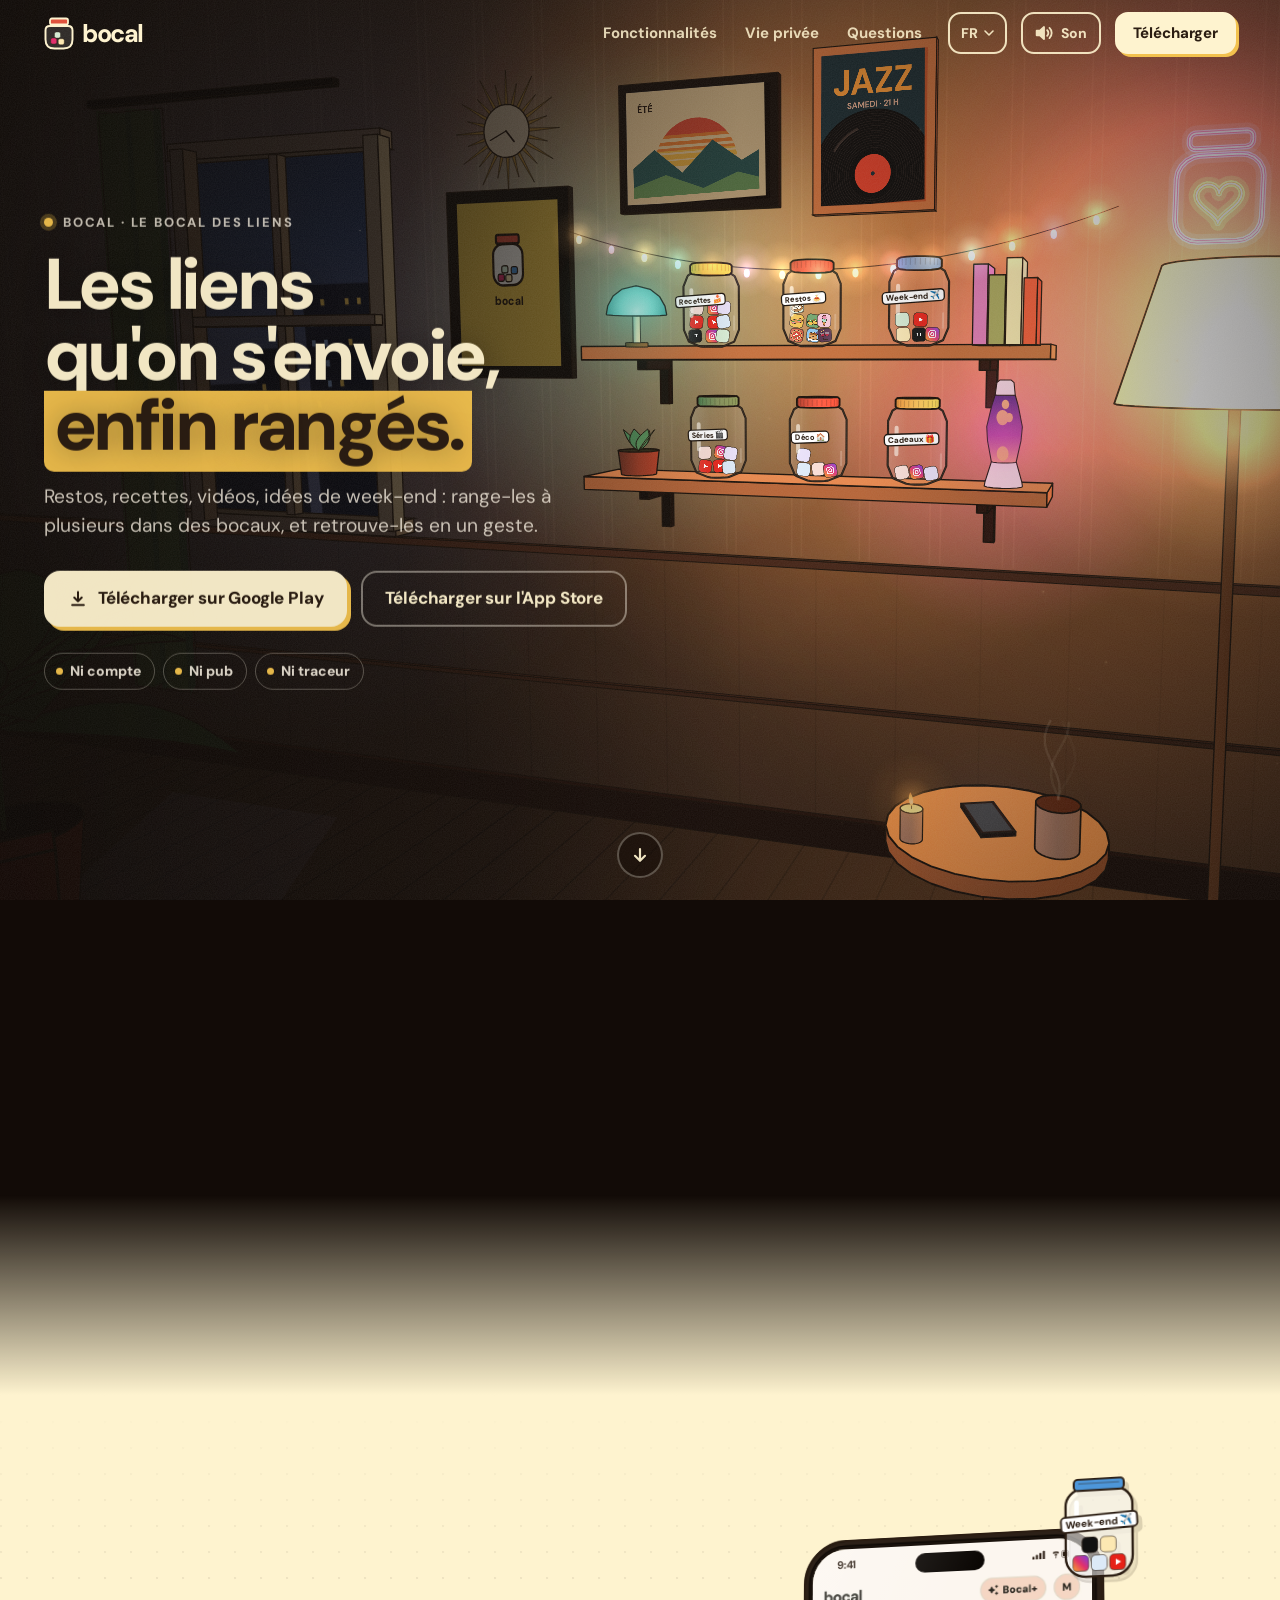
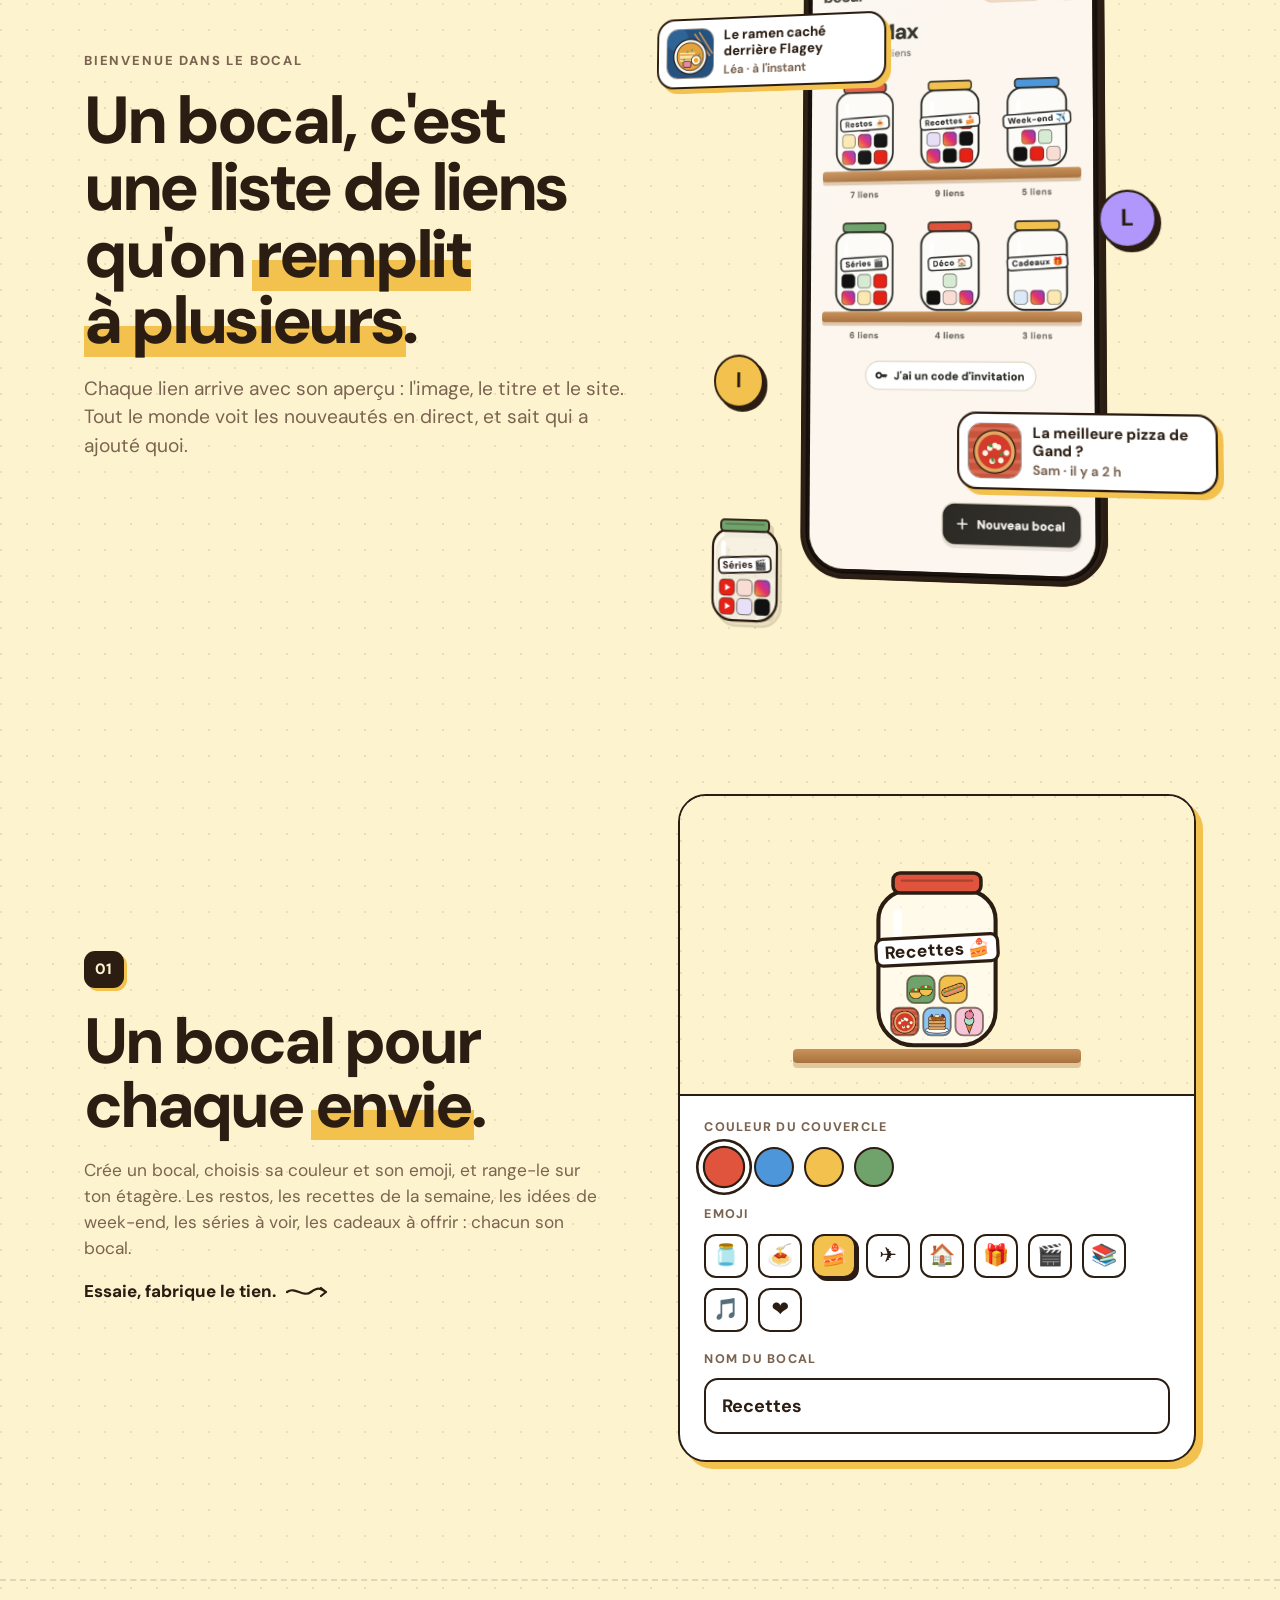
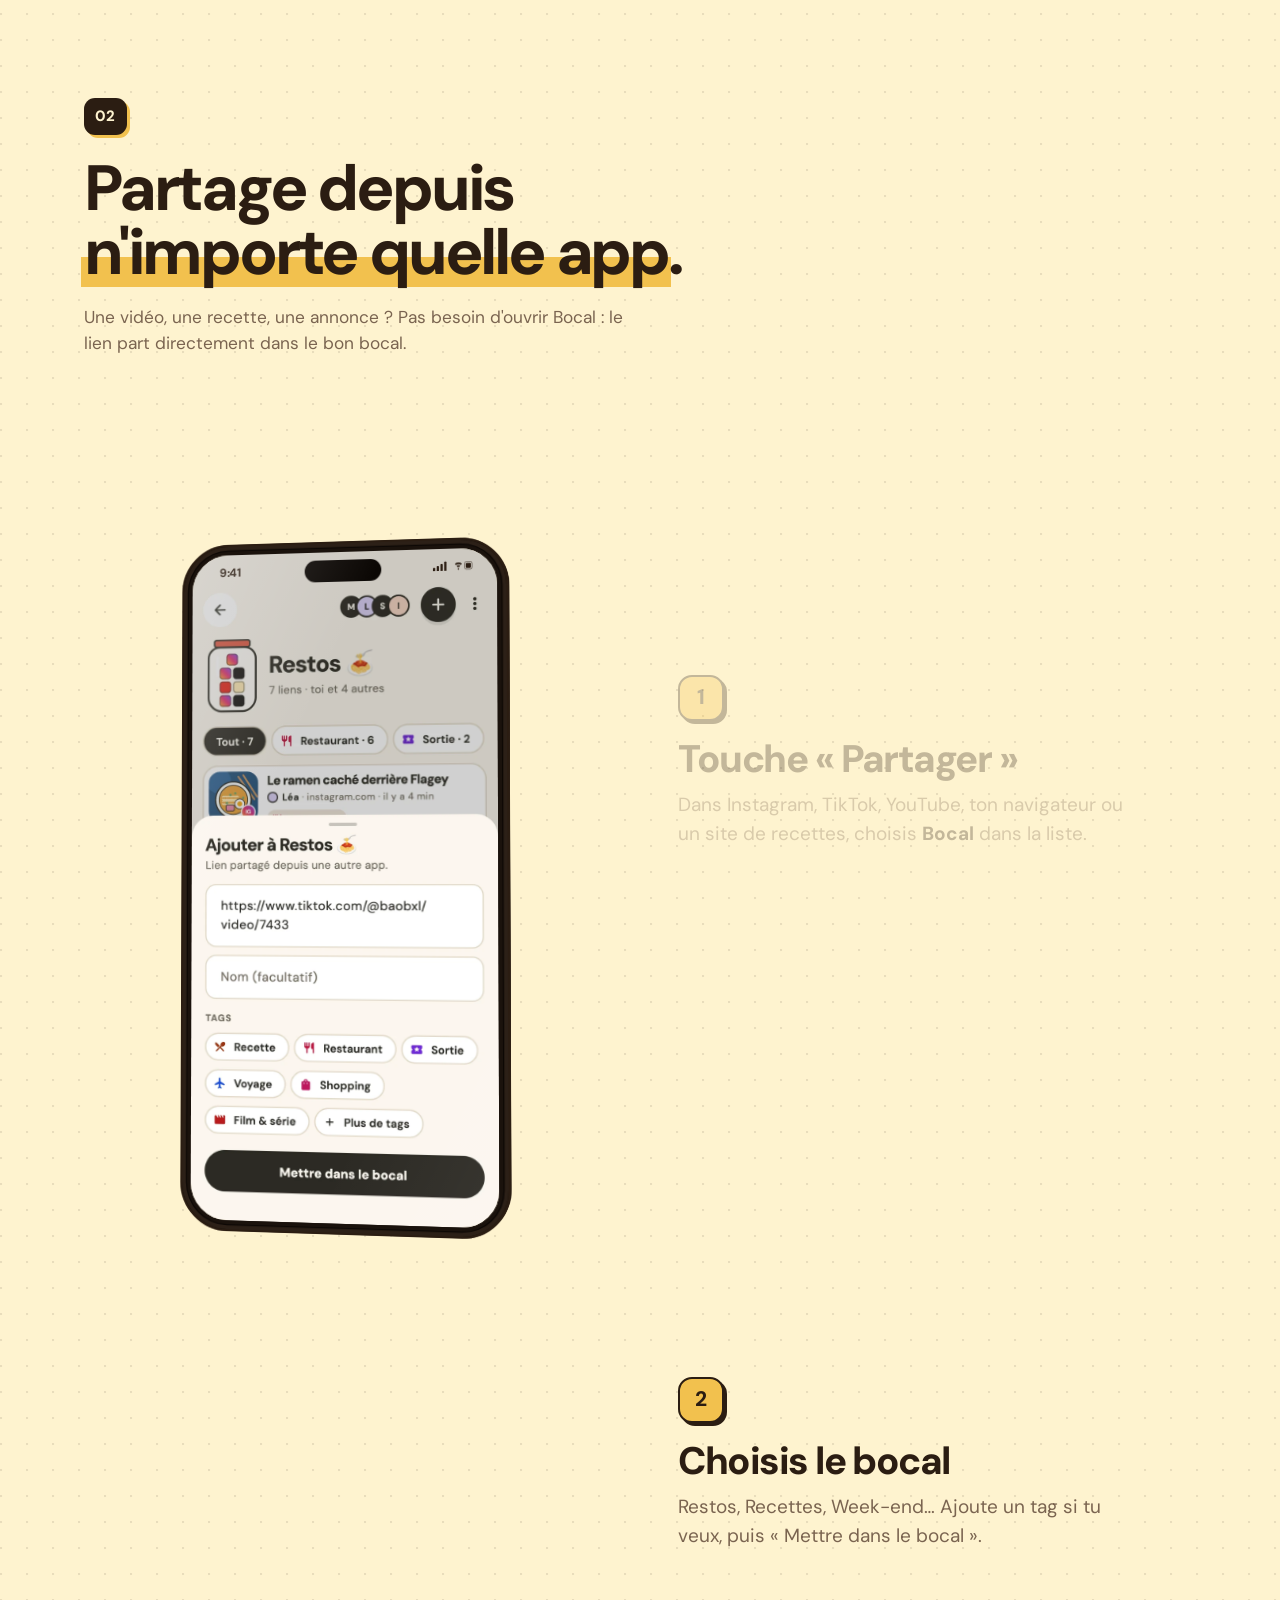
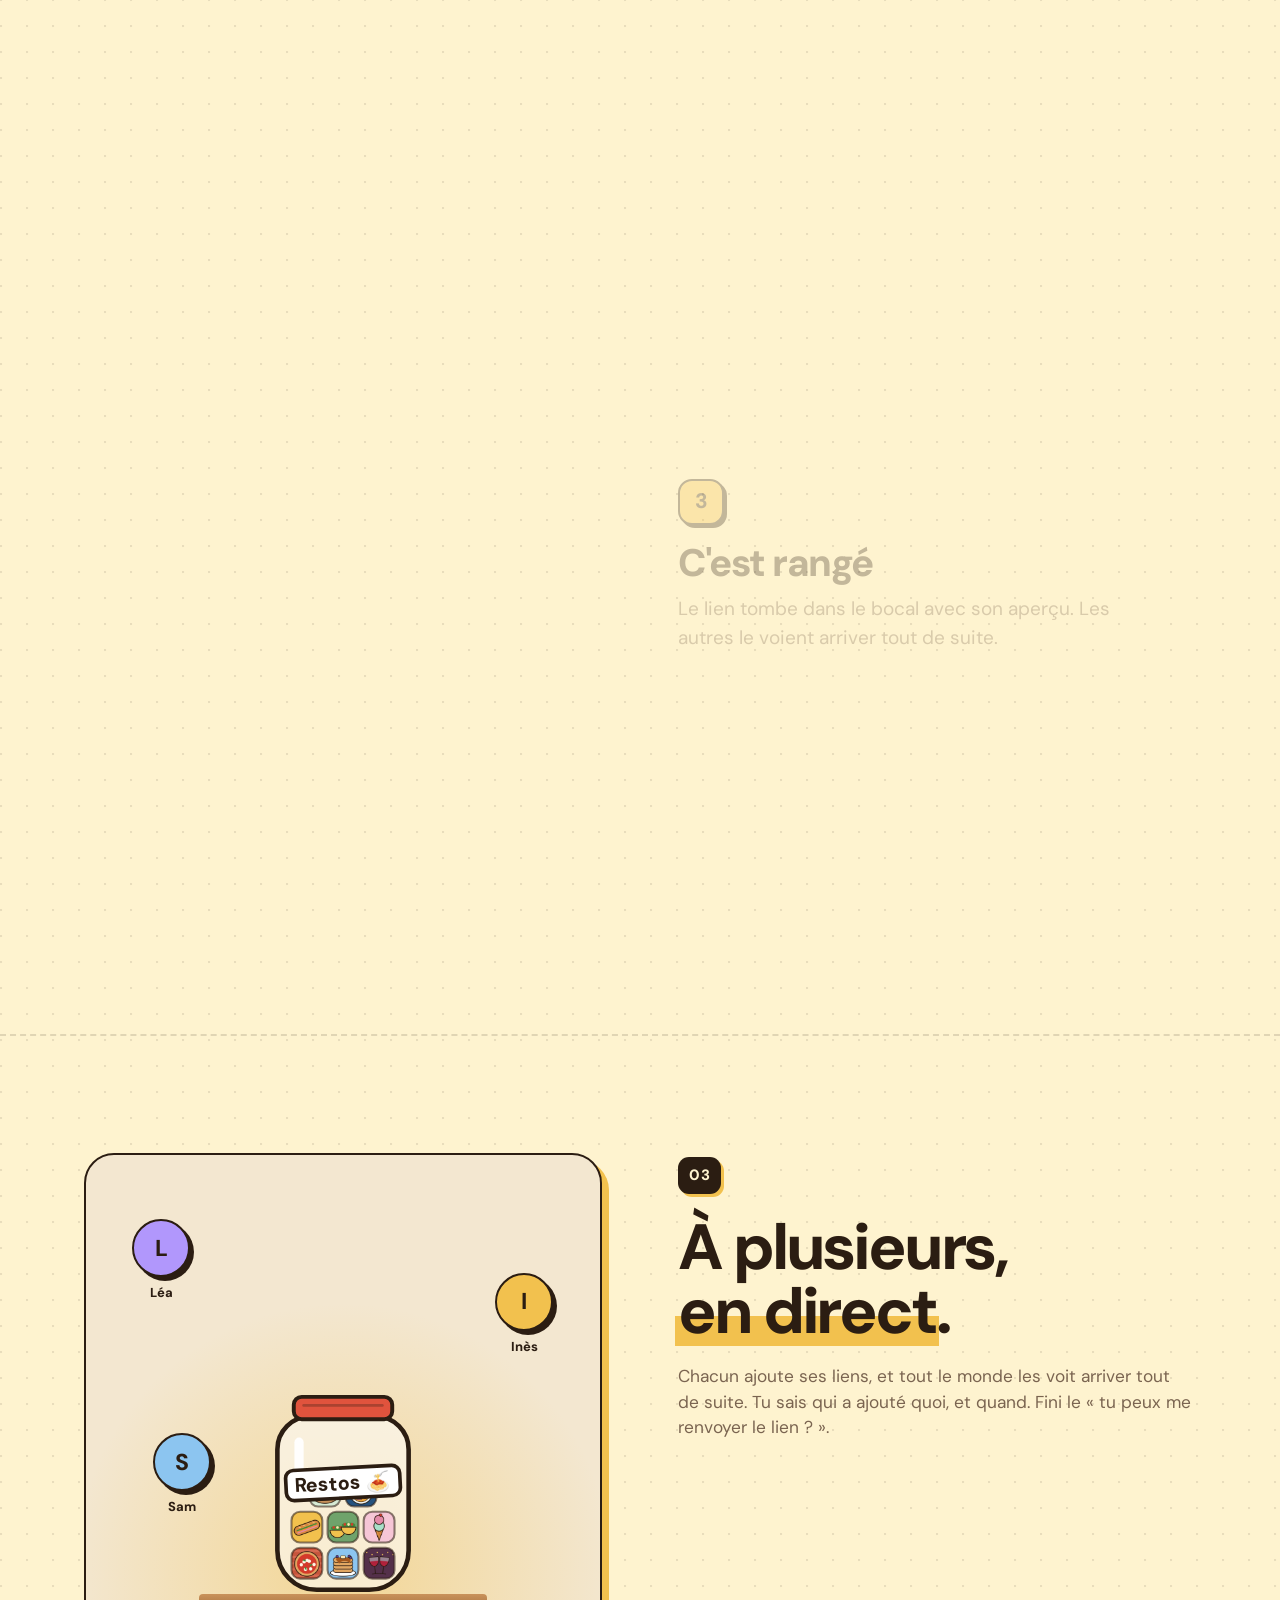
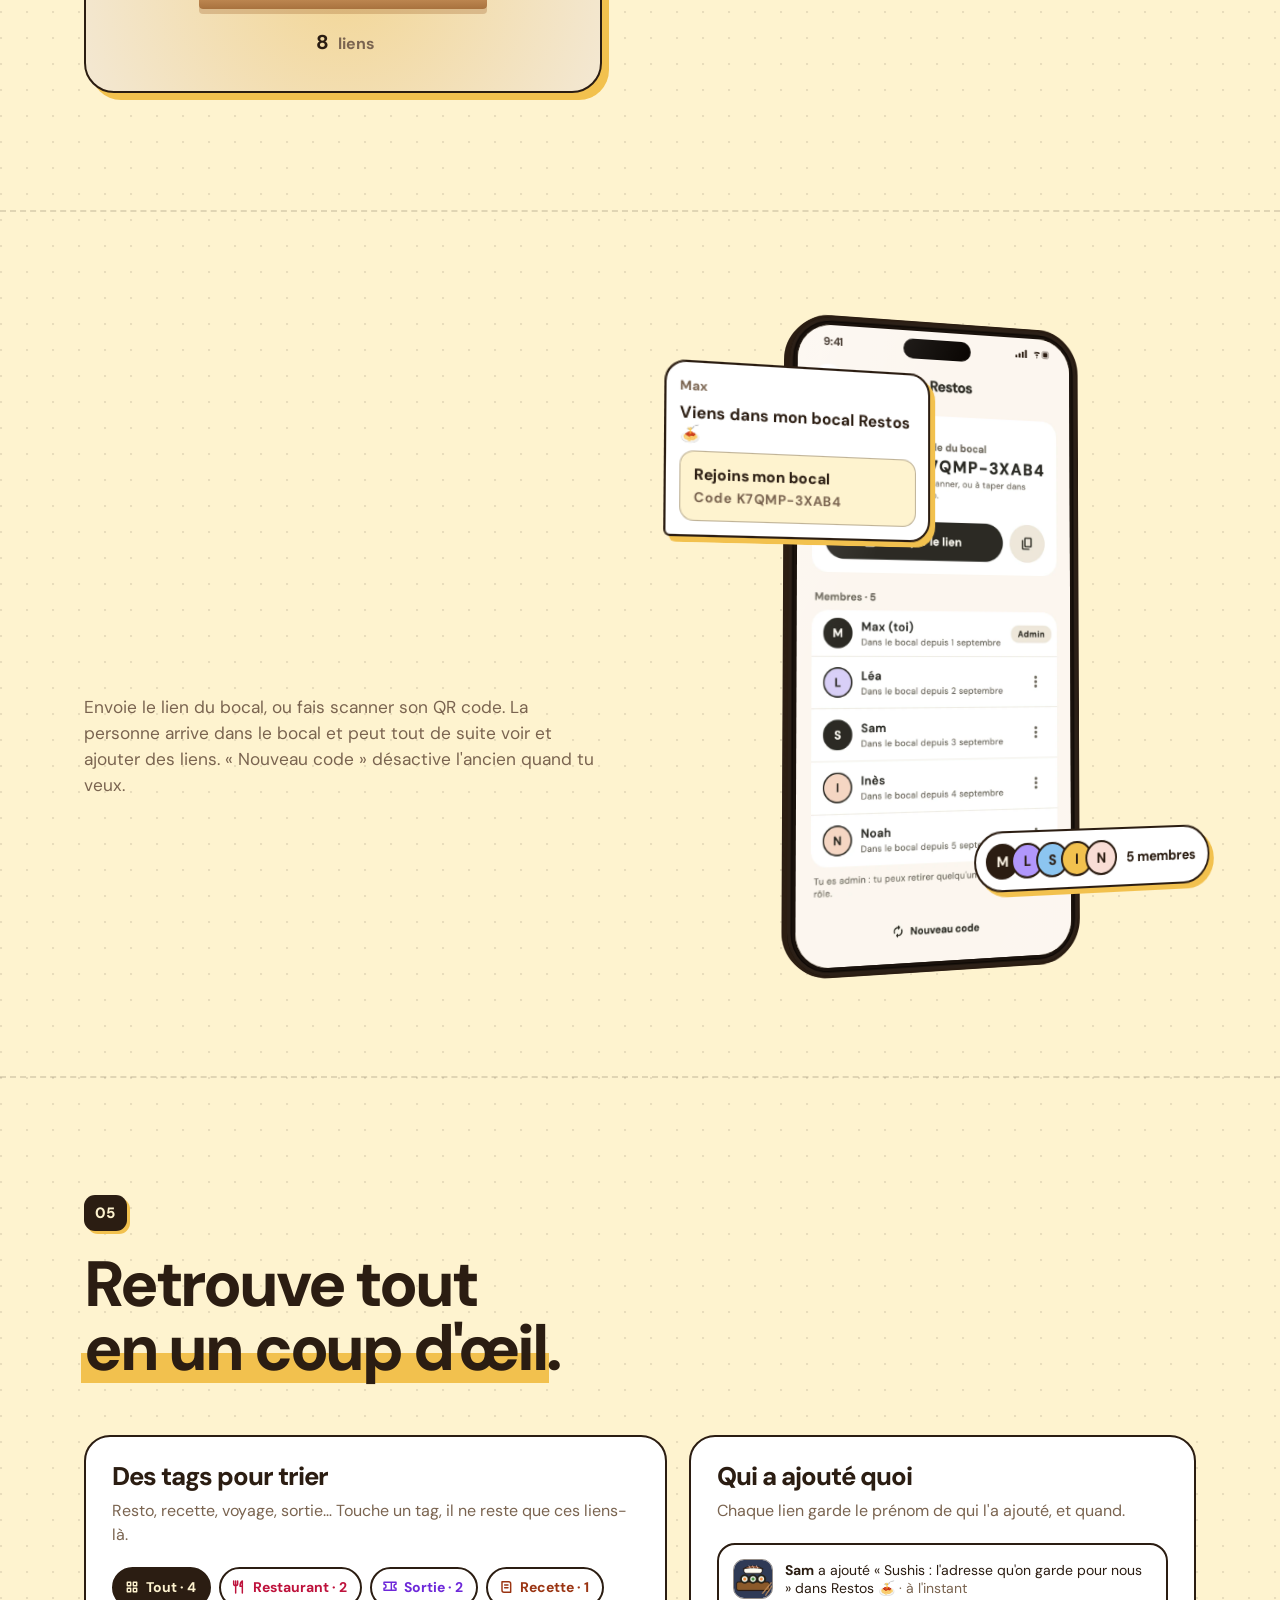
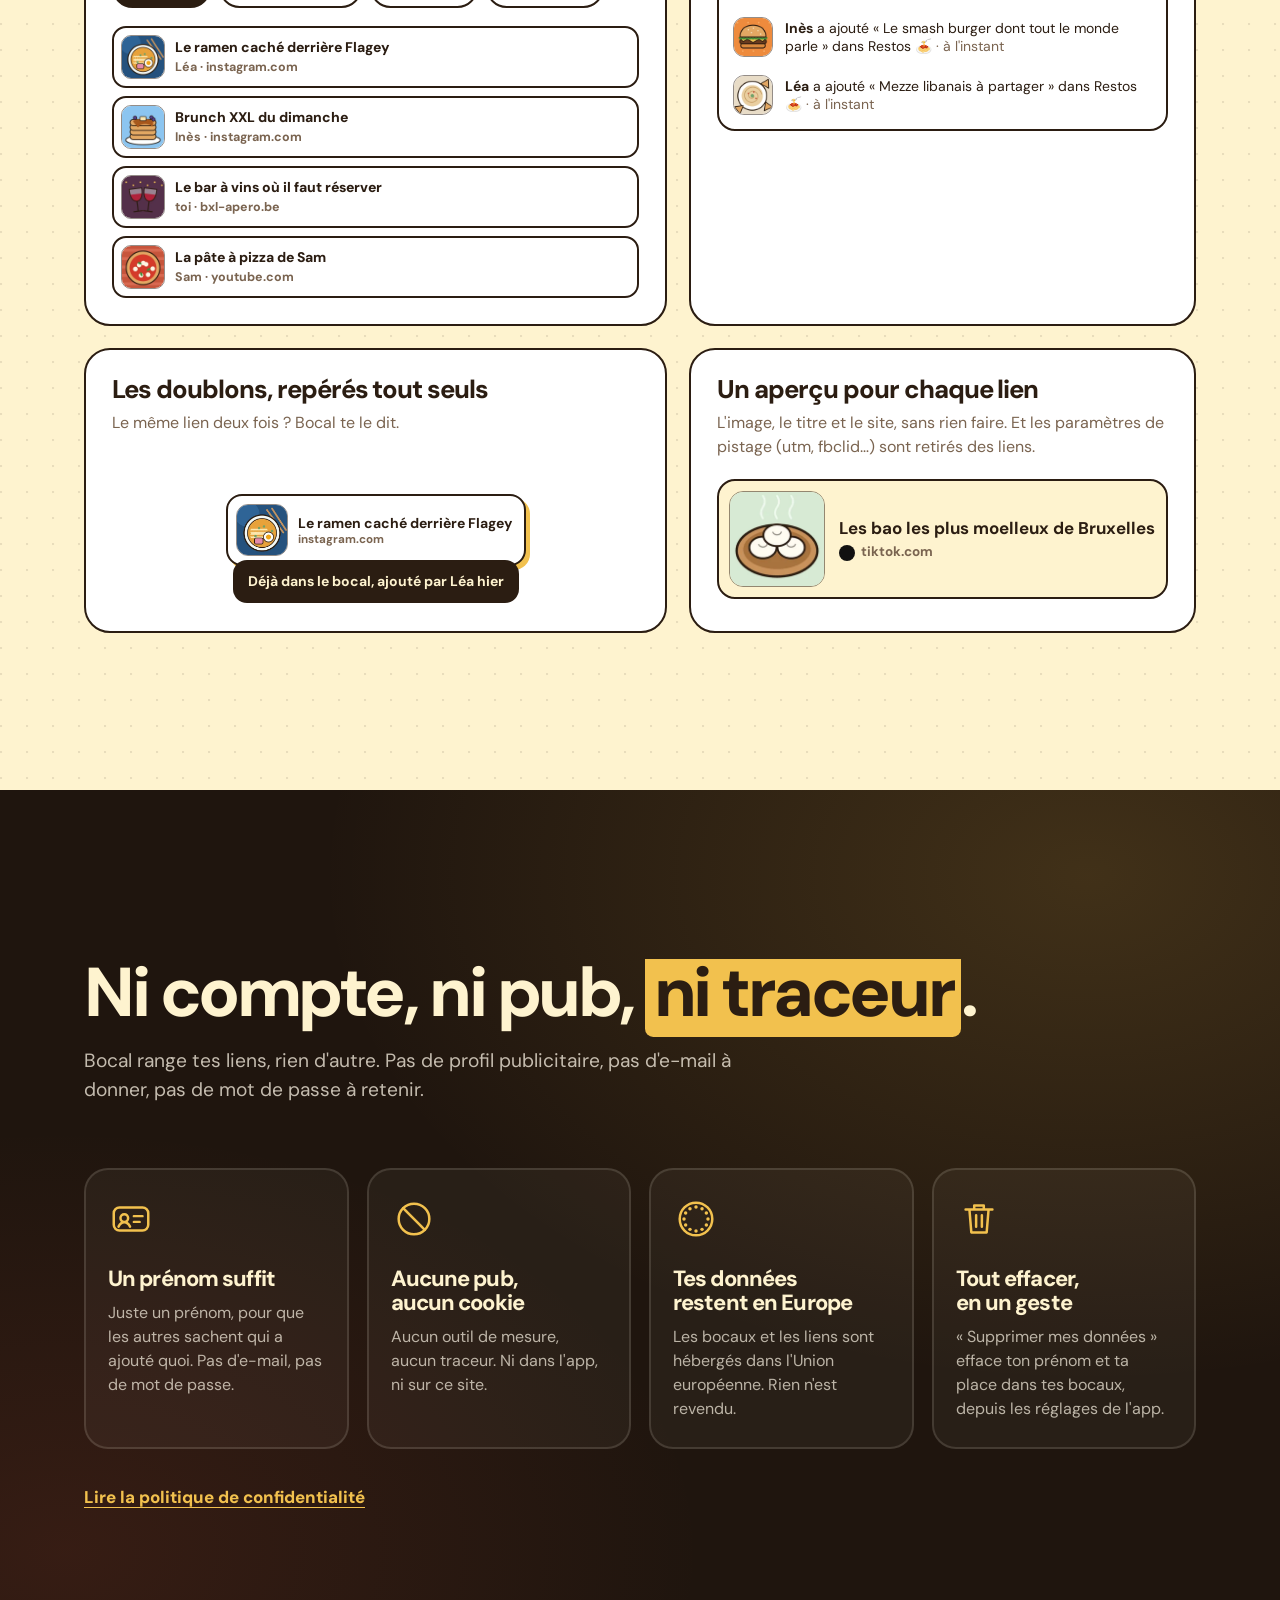
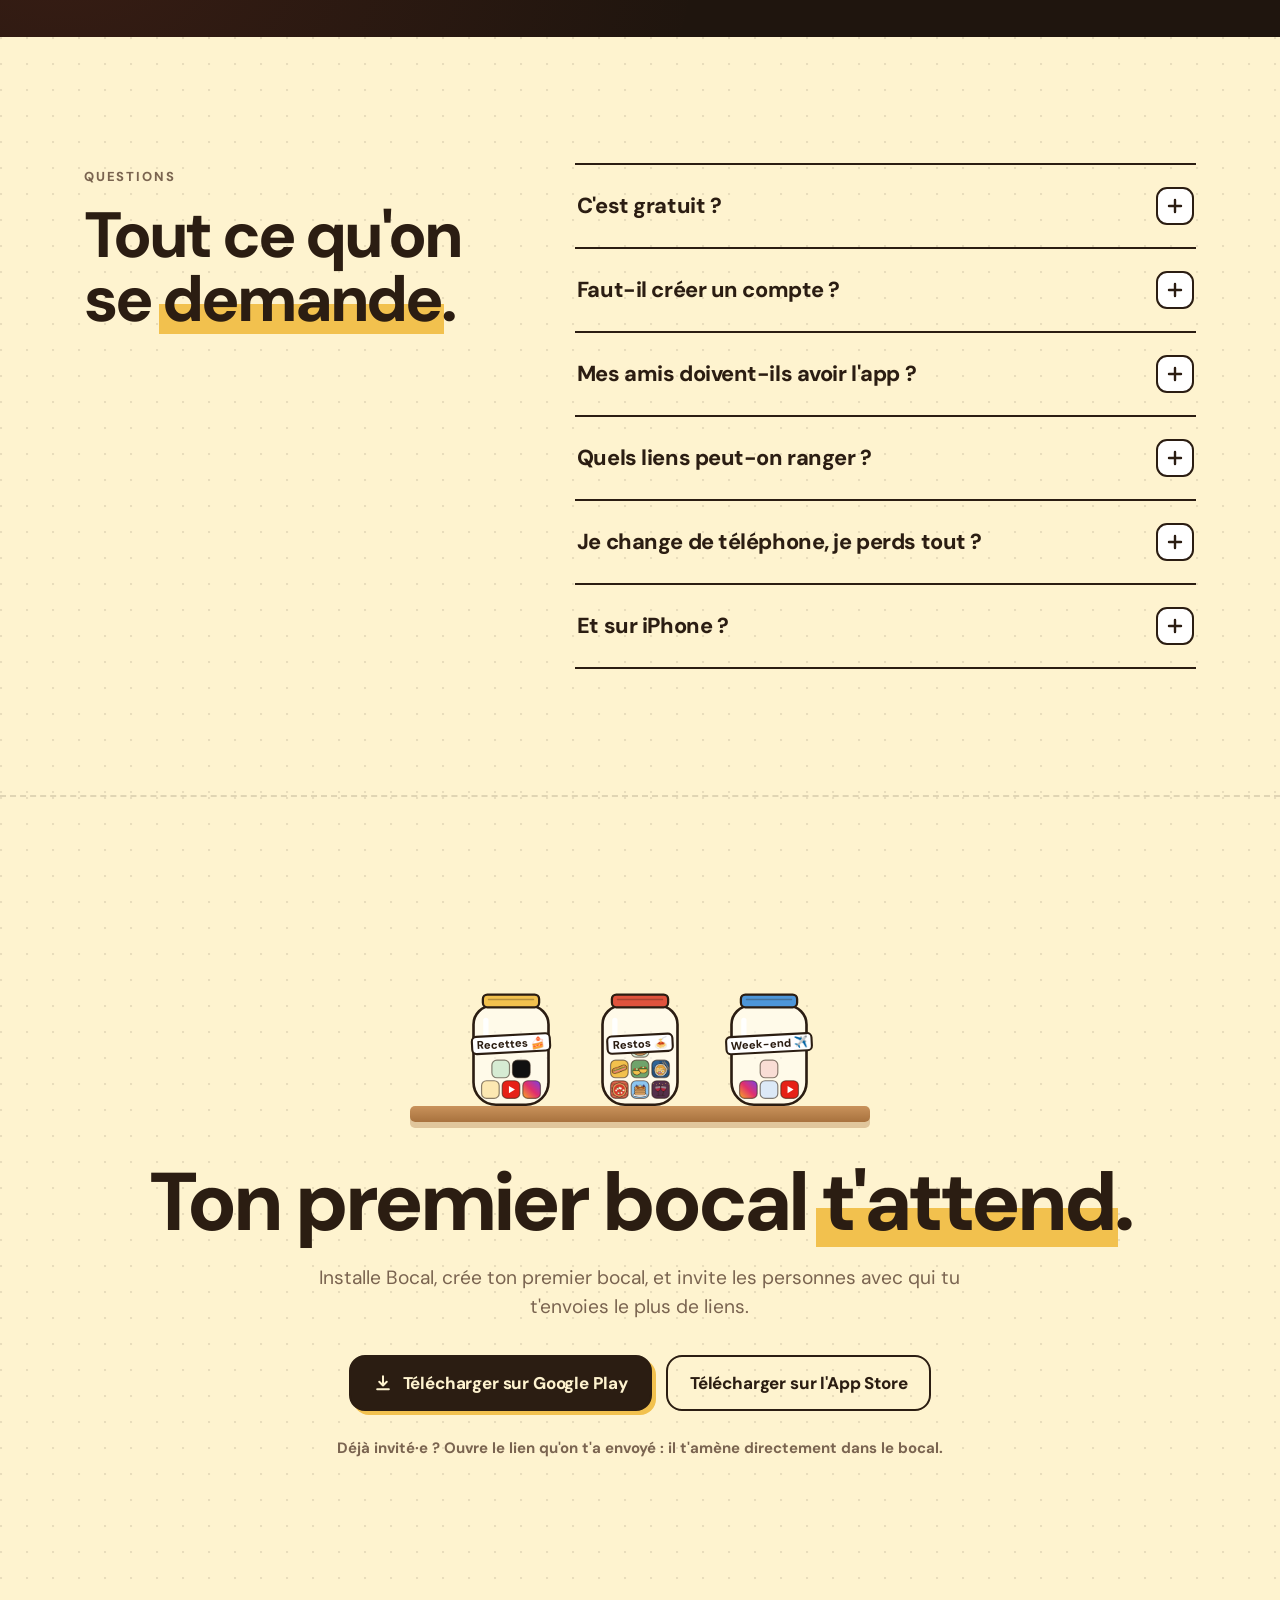
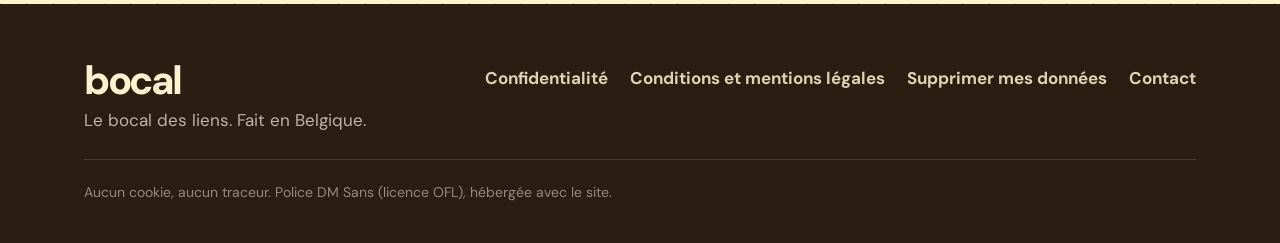
<file: index.html>
<!doctype html>
<html lang="fr">
<head>
<meta charset="utf-8">
<meta name="viewport" content="width=device-width, initial-scale=1, viewport-fit=cover">
<title>Bocal · le bocal des liens</title>
<meta name="description" content="Range à plusieurs les liens qu'on s'envoie : restos, recettes, vidéos, idées de week-end… Sans compte, sans pub, sans traceur.">
<meta name="theme-color" content="#120B07">
<meta property="og:type" content="website">
<meta property="og:title" content="Bocal, le bocal des liens">
<meta property="og:description" content="Range à plusieurs les liens qu'on s'envoie : restos, recettes, vidéos… Sans compte, sans pub, sans traceur.">
<meta property="og:image" content="https://bocal-app.be/img/og.png">
<meta property="og:locale" content="fr_BE">
<meta name="twitter:card" content="summary_large_image">
<link rel="canonical" href="https://bocal-app.be/">
<link rel="alternate" hreflang="fr" href="https://bocal-app.be/">
<link rel="alternate" hreflang="en" href="https://bocal-app.be/en/">
<link rel="alternate" hreflang="nl" href="https://bocal-app.be/nl/">
<link rel="alternate" hreflang="x-default" href="https://bocal-app.be/en/">
<link rel="icon" href="img/icon.svg" type="image/svg+xml">
<link rel="icon" href="img/favicon-32.png" sizes="32x32" type="image/png">
<link rel="apple-touch-icon" href="img/apple-touch-icon.png">
<link rel="preload" href="fonts/DMSans-ExtraBold.woff" as="font" type="font/woff" crossorigin>
<link rel="preload" href="fonts/DMSans-Bold.woff" as="font" type="font/woff" crossorigin>
<link rel="stylesheet" href="style.css">
<noscript><style>.journey{height:100svh}.welcome{margin-top:0}.veil,.scroll-cue{display:none}.reveal{opacity:1;transform:none}</style></noscript>
<script src="i18n.js" defer></script>
<script src="site.js" defer></script>
<script src="room.js" defer></script>
</head>
<body class="in-room">
<a class="skip-link" href="#bienvenue">Aller au contenu</a>

<header class="top" id="top">
  <a class="brand" href="#" aria-label="Bocal, retour en haut">
    <svg class="brand-jar" viewBox="0 0 40 44" aria-hidden="true"><rect x="8" y="2" width="24" height="8" rx="2.5" class="lid"/><path d="M8 12h24q6 0 6 6v12q0 12-12 12h-12q-12 0-12-12V18q0-6 6-6z" class="glass"/><rect x="9" y="28" width="8" height="8" rx="2.4" fill="#E1306C"/><rect x="19" y="29" width="8" height="8" rx="2.4" fill="#FCE8B2"/><rect x="14" y="20" width="8" height="8" rx="2.4" fill="#D6EBD3"/></svg>
    <span>bocal</span>
  </a>
  <nav class="nav" aria-label="Sections">
    <a href="#fonctionnalites">Fonctionnalités</a>
    <a href="#vie-privee">Vie privée</a>
    <a href="#faq">Questions</a>
  </nav>
  <details class="langs">
    <summary aria-label="Langue : français">FR<svg viewBox="0 0 24 24" aria-hidden="true"><path d="M6 9l6 6 6-6"/></svg></summary>
    <div class="langs-menu">
      <a href="./" data-lang="fr" hreflang="fr" lang="fr" aria-current="true">Français</a>
      <a href="en/" data-lang="en" hreflang="en" lang="en">English</a>
      <a href="nl/" data-lang="nl" hreflang="nl" lang="nl">Nederlands</a>
    </div>
  </details>
  <button class="sound" type="button" aria-pressed="true" data-sound>
    <svg viewBox="0 0 24 24" aria-hidden="true"><path class="spk" d="M4 9.5h3.5L12 5.5v13l-4.5-4H4z"/><path class="wave" d="M15.5 9a4.2 4.2 0 0 1 0 6M18 6.5a7.6 7.6 0 0 1 0 11"/><path class="mute" d="M16 9.5l5 5m0-5l-5 5"/></svg>
    <span class="sound-label">Son</span>
  </button>
  <a class="btn btn-small store-link" href="#telecharger">Télécharger</a>
</header>

<main>
  <section class="journey" id="journey" aria-label="Le salon et l'étagère des bocaux">
    <div class="stage">
      <canvas id="room" aria-hidden="true"></canvas>
      <div class="grain" aria-hidden="true"></div>

      <div class="hero">
        <p class="eyebrow"><span class="dot"></span> bocal · le bocal des liens</p>
        <h1>Les liens qu'on s'envoie, <mark>enfin rangés.</mark></h1>
        <p class="lead">Restos, recettes, vidéos, idées de week-end : range-les à plusieurs dans des bocaux, et retrouve-les en un geste.</p>
        <div class="actions">
          <a class="btn btn-paper" href="https://play.google.com/store/apps/details?id=be.gvdh.bocal">
            <svg viewBox="0 0 24 24" aria-hidden="true"><path d="M12 4v11m0 0l-4.5-4.5M12 15l4.5-4.5M5 19.5h14"/></svg>
            <span>Télécharger sur Google Play</span>
          </a>
          <a class="btn btn-ghost" href="https://apps.apple.com/app/id6829795671">Télécharger sur l'App Store</a>
        </div>
        <ul class="pills" aria-label="Promesses">
          <li>Ni compte</li><li>Ni pub</li><li>Ni traceur</li>
        </ul>
      </div>

      <a class="scroll-cue" href="#bienvenue" aria-hidden="true" tabindex="-1">
        <svg viewBox="0 0 24 24"><path d="M12 5v14m0 0l-6-6m6 6l6-6"/></svg>
      </a>
      <div class="veil" aria-hidden="true"></div>
    </div>
  </section>

  <section class="world welcome" id="bienvenue">
    <div class="wrap welcome-grid">
      <div class="welcome-text">
        <p class="eyebrow reveal">Bienvenue dans le bocal</p>
        <h2 class="reveal" style="--d:1">Un bocal, c'est une liste de liens qu'on <mark>remplit à plusieurs</mark>.</h2>
        <p class="lead reveal" style="--d:2">Chaque lien arrive avec son aperçu : l'image, le titre et le site. Tout le monde voit les nouveautés en direct, et sait qui a ajouté quoi.</p>
      </div>
      <div class="welcome-visual tilt-scene">
        <div class="tilt" data-tilt>
          <div class="phone" data-screen="home"></div>
          <div class="float-card fc-1" style="--z:90px">
            <img src="img/dishes/ramen.webp" alt="" width="96" height="96">
            <span><b>Le ramen caché derrière Flagey</b><small>Léa · à l'instant</small></span>
          </div>
          <div class="float-card fc-2" style="--z:130px">
            <img src="img/dishes/pizza.webp" alt="" width="96" height="96">
            <span><b>La meilleure pizza de Gand ?</b><small>Sam · il y a 2 h</small></span>
          </div>
          <div class="float-jar fj-1" style="--z:70px" data-jar='{"lid":"#4D96D9","label":"Week-end ✈️","tokens":["ig","p3","yt","tt","p1"]}'></div>
          <div class="float-jar fj-2" style="--z:110px" data-jar='{"lid":"#6FA36B","label":"Séries 🎬","tokens":["yt","p4","tt","yt","p0","ig"]}'></div>
          <div class="float-avatar fa-1" style="--z:150px;--c:#B197FC">L</div>
          <div class="float-avatar fa-2" style="--z:60px;--c:#F2C14E">I</div>
        </div>
      </div>
    </div>
  </section>

  <section class="world features" id="fonctionnalites" aria-label="Fonctionnalités">
    <article class="feature feature-builder">
      <div class="wrap feature-grid">
        <div class="feature-text">
          <p class="num reveal">01</p>
          <h2 class="reveal" style="--d:1">Un bocal pour chaque <mark>envie</mark>.</h2>
          <p class="reveal" style="--d:2">Crée un bocal, choisis sa couleur et son emoji, et range-le sur ton étagère. Les restos, les recettes de la semaine, les idées de week-end, les séries à voir, les cadeaux à offrir : chacun son bocal.</p>
          <p class="hint reveal" style="--d:3">Essaie, fabrique le tien.</p>
        </div>
        <div class="builder reveal" style="--d:2">
          <div class="builder-stage">
            <div class="builder-jar" id="builder-jar"></div>
            <div class="builder-plank"></div>
          </div>
          <div class="builder-controls">
            <fieldset>
              <legend>Couleur du couvercle</legend>
              <div class="swatches" id="swatches"></div>
            </fieldset>
            <fieldset>
              <legend>Emoji</legend>
              <div class="emojis" id="emojis"></div>
            </fieldset>
            <label class="name-field">
              <span>Nom du bocal</span>
              <input id="builder-name" type="text" maxlength="14" value="Restos" autocomplete="off" spellcheck="false">
            </label>
          </div>
        </div>
      </div>
    </article>

    <article class="feature feature-share" id="partage">
      <div class="wrap">
        <div class="feature-head">
          <p class="num reveal">02</p>
          <h2 class="reveal" style="--d:1">Partage depuis <mark>n'importe quelle app</mark>.</h2>
          <p class="reveal" style="--d:2">Une vidéo, une recette, une annonce ? Pas besoin d'ouvrir Bocal : le lien part directement dans le bon bocal.</p>
        </div>
        <div class="share-scroller">
          <div class="share-sticky">
            <div class="tilt-scene">
              <div class="tilt" data-tilt="-12,4">
                <div class="phone phone-stack" id="share-phone">
                  <div class="phone-screens">
                    <img class="is-on" src="img/screens/share-pick.webp" alt="Bocal demande dans quel bocal ranger la vidéo partagée, et montre les six bocaux." width="390" height="844" loading="lazy">
                    <img src="img/screens/share-add.webp" alt="La feuille « Ajouter à Restos » avec le lien partagé et des tags à choisir." width="390" height="844" loading="lazy">
                    <img src="img/screens/share-done.webp" alt="« Dans le bocal ! » : le lien a rejoint le bocal Restos." width="390" height="844" loading="lazy">
                  </div>
                </div>
              </div>
            </div>
          </div>
          <ol class="share-steps">
            <li class="share-step is-on" data-step="0">
              <span class="step-num">1</span>
              <h3>Touche « Partager »</h3>
              <p>Dans Instagram, TikTok, YouTube, ton navigateur ou un site de recettes, choisis <b>Bocal</b> dans la liste.</p>
              <img class="step-shot" src="img/screens/share-pick.webp" alt="" width="390" height="844" loading="lazy">
            </li>
            <li class="share-step" data-step="1">
              <span class="step-num">2</span>
              <h3>Choisis le bocal</h3>
              <p>Restos, Recettes, Week-end… Ajoute un tag si tu veux, puis « Mettre dans le bocal ».</p>
              <img class="step-shot" src="img/screens/share-add.webp" alt="" width="390" height="844" loading="lazy">
            </li>
            <li class="share-step" data-step="2">
              <span class="step-num">3</span>
              <h3>C'est rangé</h3>
              <p>Le lien tombe dans le bocal avec son aperçu. Les autres le voient arriver tout de suite.</p>
              <img class="step-shot" src="img/screens/share-done.webp" alt="" width="390" height="844" loading="lazy">
            </li>
          </ol>
        </div>
      </div>
    </article>

    <article class="feature feature-live" id="ensemble">
      <div class="wrap feature-grid reverse">
        <div class="feature-text">
          <p class="num reveal">03</p>
          <h2 class="reveal" style="--d:1">À plusieurs, <mark>en direct</mark>.</h2>
          <p class="reveal" style="--d:2">Chacun ajoute ses liens, et tout le monde les voit arriver tout de suite. Tu sais qui a ajouté quoi, et quand. Fini le « tu peux me renvoyer le lien ? ».</p>
          <div class="live-feed reveal" style="--d:3" aria-live="off">
            <p class="feed-title">Dans le bocal Restos</p>
            <ul id="live-feed"></ul>
          </div>
        </div>
        <div class="live-stage reveal" id="live-stage" style="--d:1">
          <div class="live-jar" id="live-jar"></div>
          <div class="live-count"><b id="live-count">8</b> liens</div>
          <div class="live-plank"></div>
          <div class="live-avatar la-1" style="--c:#B197FC">L<small>Léa</small></div>
          <div class="live-avatar la-2" style="--c:#F2C14E">I<small>Inès</small></div>
          <div class="live-avatar la-3" style="--c:#8CC5F0">S<small>Sam</small></div>
        </div>
      </div>
    </article>

    <article class="feature feature-invite" id="inviter">
      <div class="wrap feature-grid">
        <div class="feature-text">
          <p class="num reveal">04</p>
          <h2 class="reveal" style="--d:1">Invite-les en <mark>un lien</mark>.</h2>
          <p class="reveal" style="--d:2">Envoie le lien du bocal, ou fais scanner son QR code. La personne arrive dans le bocal et peut tout de suite voir et ajouter des liens. « Nouveau code » désactive l'ancien quand tu veux.</p>
        </div>
        <div class="invite-visual tilt-scene">
          <div class="tilt" data-tilt="16,5">
            <div class="phone" data-screen="invite"></div>
            <div class="invite-bubble" style="--z:110px">
              <span class="ib-who">Max</span>
              <span class="ib-text">Viens dans mon bocal Restos 🍝</span>
              <span class="ib-card"><b>Rejoins mon bocal</b><small>Code K7QMP-3XAB4</small></span>
            </div>
            <div class="invite-members" style="--z:80px">
              <span class="av" style="--c:#2B1D12;--t:#FBF3E4">M</span><span class="av" style="--c:#B197FC">L</span><span class="av" style="--c:#8CC5F0">S</span><span class="av" style="--c:#F2C14E">I</span><span class="av" style="--c:#F9DDD5">N</span>
              <small>5 membres</small>
            </div>
          </div>
        </div>
      </div>
    </article>

    <article class="feature feature-find" id="retrouver">
      <div class="wrap">
        <div class="feature-head">
          <p class="num reveal">05</p>
          <h2 class="reveal" style="--d:1">Retrouve tout <mark>en un coup d'œil</mark>.</h2>
        </div>
        <div class="bento">
          <div class="tile tile-tags reveal" style="--d:1">
            <h3>Des tags pour trier</h3>
            <p>Resto, recette, voyage, sortie… Touche un tag, il ne reste que ces liens-là.</p>
            <div class="tag-row" id="tag-row"></div>
          </div>
          <div class="tile tile-feed reveal" style="--d:2">
            <h3>Qui a ajouté quoi</h3>
            <p>Chaque lien garde le prénom de qui l'a ajouté, et quand.</p>
            <div class="mini-feed">
              <div class="mf-row"><img src="img/dishes/sushi.webp" alt="" width="96" height="96"><span><b>Sam</b> a ajouté « Sushis : l'adresse qu'on garde pour nous » dans Restos 🍝 <i>· à l'instant</i></span></div>
              <div class="mf-row"><img src="img/dishes/burger.webp" alt="" width="96" height="96"><span><b>Inès</b> a ajouté « Le smash burger dont tout le monde parle » dans Restos 🍝 <i>· à l'instant</i></span></div>
              <div class="mf-row"><img src="img/dishes/mezze.webp" alt="" width="96" height="96"><span><b>Léa</b> a ajouté « Mezze libanais à partager » dans Restos 🍝 <i>· à l'instant</i></span></div>
            </div>
          </div>
          <div class="tile tile-dup reveal" style="--d:3">
            <h3>Les doublons, repérés tout seuls</h3>
            <p>Le même lien deux fois ? Bocal te le dit.</p>
            <div class="dup-demo" id="dup-demo">
              <div class="dup-card"><img src="img/dishes/ramen.webp" alt="" width="96" height="96"><span><b>Le ramen caché derrière Flagey</b><small>instagram.com</small></span></div>
              <div class="dup-toast">Déjà dans le bocal, ajouté par Léa hier</div>
            </div>
          </div>
          <div class="tile tile-preview reveal" style="--d:2">
            <h3>Un aperçu pour chaque lien</h3>
            <p>L'image, le titre et le site, sans rien faire. Et les paramètres de pistage (utm, fbclid…) sont retirés des liens.</p>
            <div class="preview-card">
              <img src="img/dishes/bao.webp" alt="" width="96" height="96">
              <span><b>Les bao les plus moelleux de Bruxelles</b><small><i class="dot-tt"></i>tiktok.com</small></span>
            </div>
          </div>
        </div>
      </div>
    </article>
  </section>

  <section class="privacy" id="vie-privee">
    <div class="wrap">
      <p class="eyebrow reveal">Vie privée</p>
      <h2 class="reveal" style="--d:1">Ni compte, ni pub, <mark>ni traceur</mark>.</h2>
      <p class="lead reveal" style="--d:2">Bocal range tes liens, rien d'autre. Pas de profil publicitaire, pas d'e-mail à donner, pas de mot de passe à retenir.</p>
      <div class="promises">
        <div class="promise reveal" style="--d:1">
          <svg viewBox="0 0 48 48" aria-hidden="true"><rect x="6" y="12" width="36" height="24" rx="6"/><circle cx="17" cy="23" r="4"/><path d="M11 32c1.5-3 3.5-4.5 6-4.5s4.5 1.5 6 4.5M27 21h9M27 27h6"/></svg>
          <h3>Un prénom suffit</h3>
          <p>Juste un prénom, pour que les autres sachent qui a ajouté quoi. Pas d'e-mail, pas de mot de passe.</p>
        </div>
        <div class="promise reveal" style="--d:2">
          <svg viewBox="0 0 48 48" aria-hidden="true"><circle cx="24" cy="24" r="16"/><path d="M12.7 12.7l22.6 22.6"/></svg>
          <h3>Aucune pub, aucun cookie</h3>
          <p>Aucun outil de mesure, aucun traceur. Ni dans l'app, ni sur ce site.</p>
        </div>
        <div class="promise reveal" style="--d:3">
          <svg viewBox="0 0 48 48" aria-hidden="true"><circle cx="24" cy="24" r="17"/><g class="stars"><circle cx="24" cy="11.5" r="1.8"/><circle cx="30.3" cy="13.2" r="1.8"/><circle cx="34.8" cy="17.7" r="1.8"/><circle cx="36.5" cy="24" r="1.8"/><circle cx="34.8" cy="30.3" r="1.8"/><circle cx="30.3" cy="34.8" r="1.8"/><circle cx="24" cy="36.5" r="1.8"/><circle cx="17.7" cy="34.8" r="1.8"/><circle cx="13.2" cy="30.3" r="1.8"/><circle cx="11.5" cy="24" r="1.8"/><circle cx="13.2" cy="17.7" r="1.8"/><circle cx="17.7" cy="13.2" r="1.8"/></g></svg>
          <h3>Tes données restent en Europe</h3>
          <p>Les bocaux et les liens sont hébergés dans l'Union européenne. Rien n'est revendu.</p>
        </div>
        <div class="promise reveal" style="--d:4">
          <svg viewBox="0 0 48 48" aria-hidden="true"><path d="M10 14h28M19 14v-4h10v4M14 14l2 24h16l2-24M21 20v12M27 20v12"/></svg>
          <h3>Tout effacer, en un geste</h3>
          <p>« Supprimer mes données » efface ton prénom et ta place dans tes bocaux, depuis les réglages de l'app.</p>
        </div>
      </div>
      <p class="privacy-more reveal"><a href="privacy.html">Lire la politique de confidentialité</a></p>
    </div>
  </section>

  <section class="world faq" id="faq">
    <div class="wrap faq-grid">
      <div>
        <p class="eyebrow reveal">Questions</p>
        <h2 class="reveal" style="--d:1">Tout ce qu'on se <mark>demande</mark>.</h2>
      </div>
      <div class="faq-list">
        <details class="reveal">
          <summary>C'est gratuit ?</summary>
          <p>Oui. Bocal est gratuit, et sans publicité.</p>
        </details>
        <details class="reveal">
          <summary>Faut-il créer un compte ?</summary>
          <p>Non. Un prénom suffit : pas d'e-mail, pas de mot de passe.</p>
        </details>
        <details class="reveal">
          <summary>Mes amis doivent-ils avoir l'app ?</summary>
          <p>Oui, pour voir le bocal et y ajouter des liens. Envoie-leur le lien d'invitation : il les amène directement dans le bocal.</p>
        </details>
        <details class="reveal">
          <summary>Quels liens peut-on ranger ?</summary>
          <p>Tous les liens web : une vidéo Instagram, TikTok ou YouTube, une recette, une annonce, un article, la page d'un resto…</p>
        </details>
        <details class="reveal">
          <summary>Je change de téléphone, je perds tout ?</summary>
          <p>Non. Sur Android avec le même compte Google (ta sauvegarde restaurée), ou sur iPhone avec le même identifiant Apple (trousseau iCloud activé), Bocal te retrouve tout seul. Sinon, crée avant ton code de secours (dans les réglages) et touche « J'ai un code de secours » sur le nouveau téléphone : tu retrouves ton compte et tous tes bocaux.</p>
        </details>
        <details class="reveal">
          <summary>Et sur iPhone ?</summary>
          <p>Oui : l'app iPhone est sur l'<a href="https://apps.apple.com/app/id6829795671">App Store</a>. Avec ton code de secours, tu passes d'Android à iPhone sans rien perdre.</p>
        </details>
      </div>
    </div>
  </section>

  <section class="world cta" id="telecharger">
    <div class="wrap cta-inner">
      <div class="cta-shelf" id="cta-shelf" aria-hidden="true">
        <div class="cta-jars"></div>
        <div class="cta-plank"></div>
      </div>
      <h2 class="reveal">Ton premier bocal <mark>t'attend</mark>.</h2>
      <p class="lead reveal" style="--d:1">Installe Bocal, crée ton premier bocal, et invite les personnes avec qui tu t'envoies le plus de liens.</p>
      <div class="actions reveal" style="--d:2">
        <a class="btn" href="https://play.google.com/store/apps/details?id=be.gvdh.bocal">
          <svg viewBox="0 0 24 24" aria-hidden="true"><path d="M12 4v11m0 0l-4.5-4.5M12 15l4.5-4.5M5 19.5h14"/></svg>
          <span>Télécharger sur Google Play</span>
        </a>
        <a class="btn btn-ghost" href="https://apps.apple.com/app/id6829795671">Télécharger sur l'App Store</a>
      </div>
      <p class="cta-note reveal" style="--d:3">Déjà invité·e ? Ouvre le lien qu'on t'a envoyé : il t'amène directement dans le bocal.</p>
    </div>
  </section>
</main>

<footer class="foot">
  <div class="wrap foot-inner">
    <div class="foot-brand">
      <p class="foot-word">bocal</p>
      <p>Le bocal des liens. Fait en Belgique.</p>
    </div>
    <nav class="foot-links" aria-label="Informations">
      <a href="privacy.html">Confidentialité</a>
      <a href="terms.html">Conditions et mentions légales</a>
      <a href="delete.html">Supprimer mes données</a>
      <a href="mailto:contact@g-vandenherrewegen.be">Contact</a>
    </nav>
    <p class="foot-note">Aucun cookie, aucun traceur. Police DM Sans (licence OFL), hébergée avec le site.</p>
  </div>
</footer>
</body>
</html>
</file>
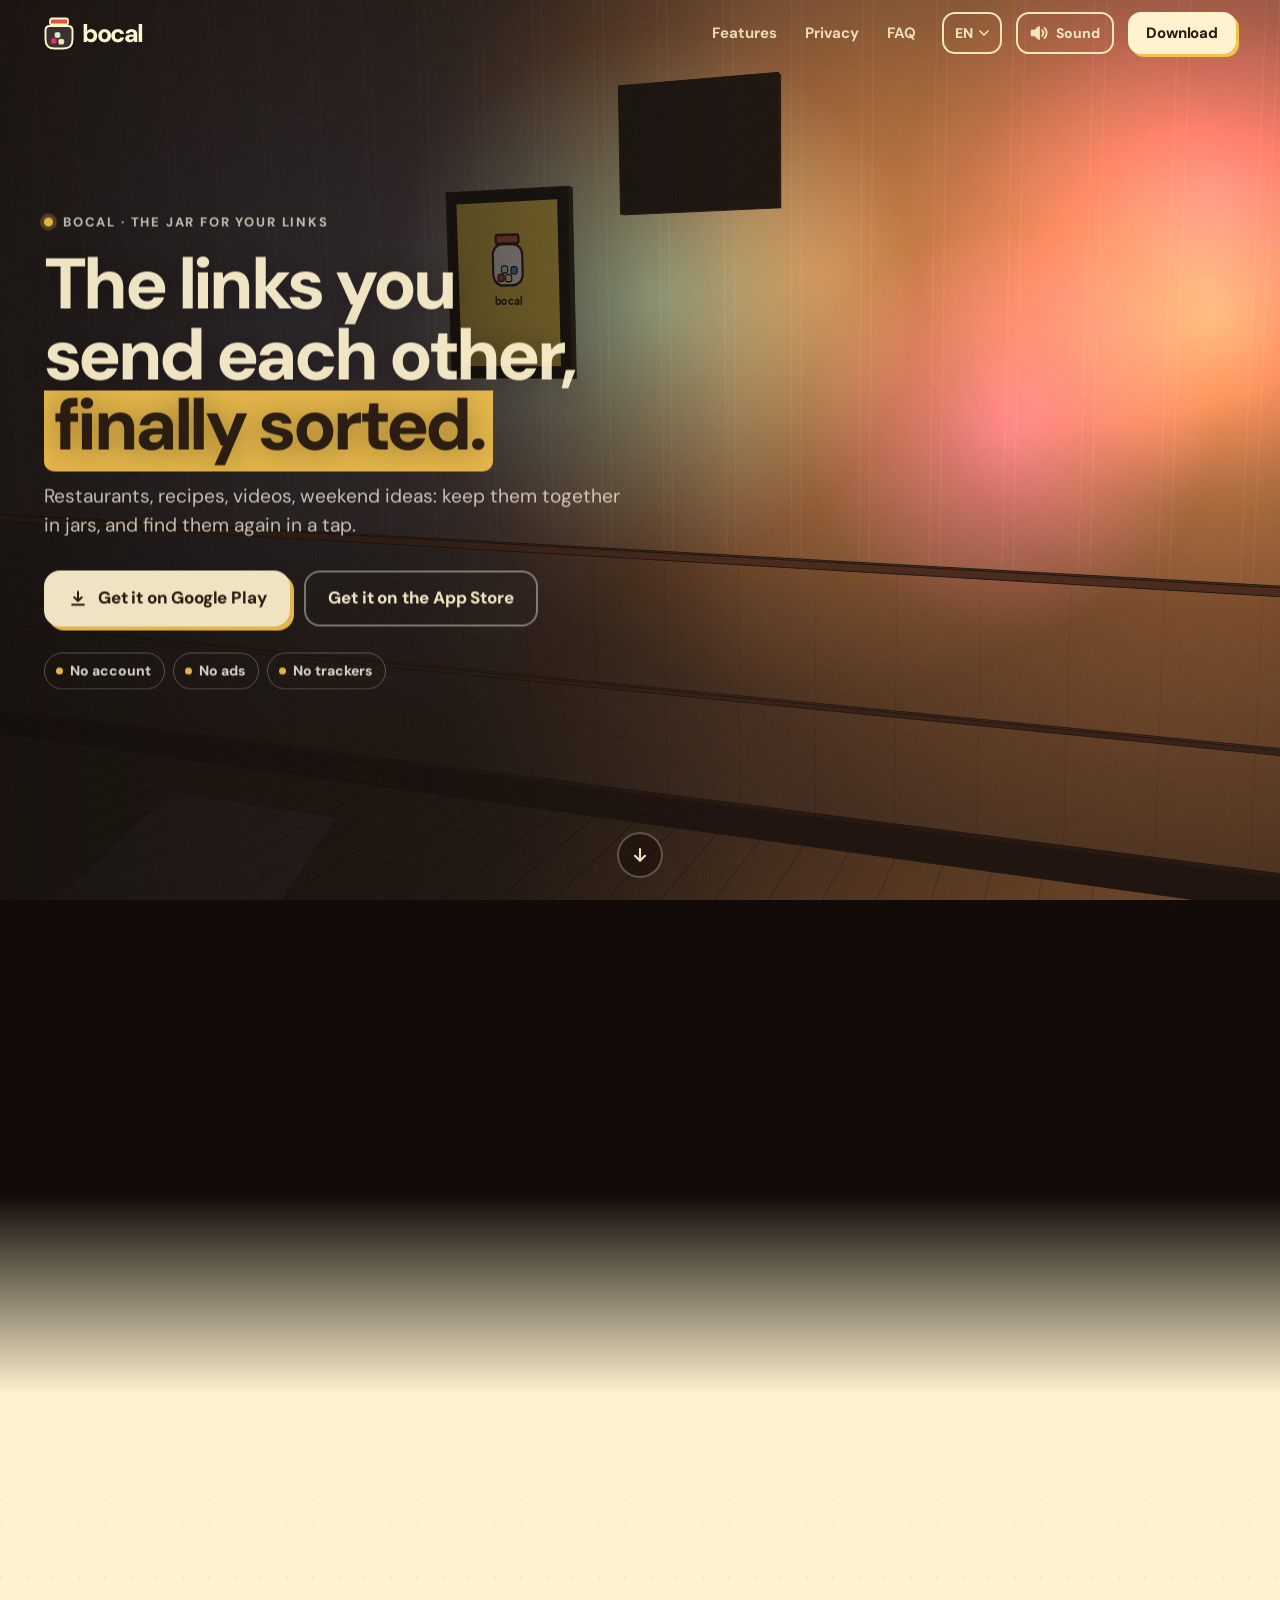
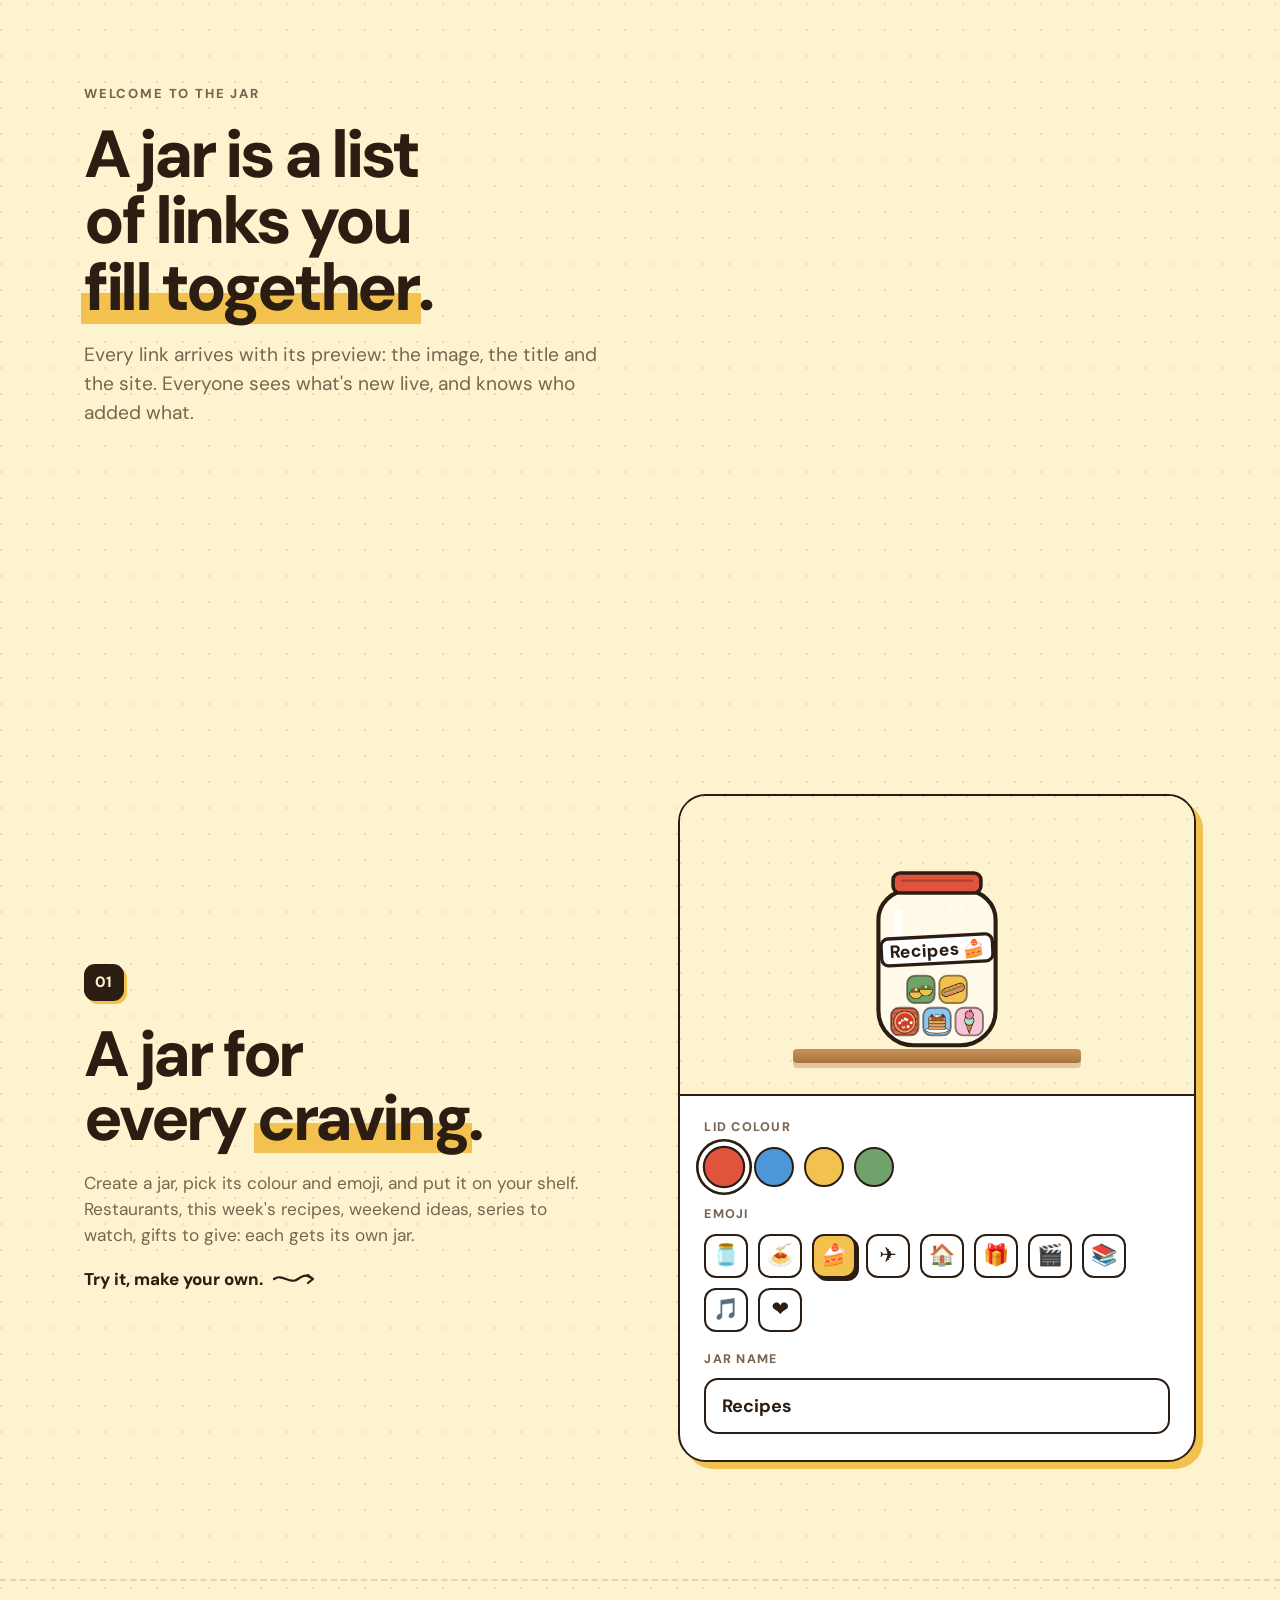
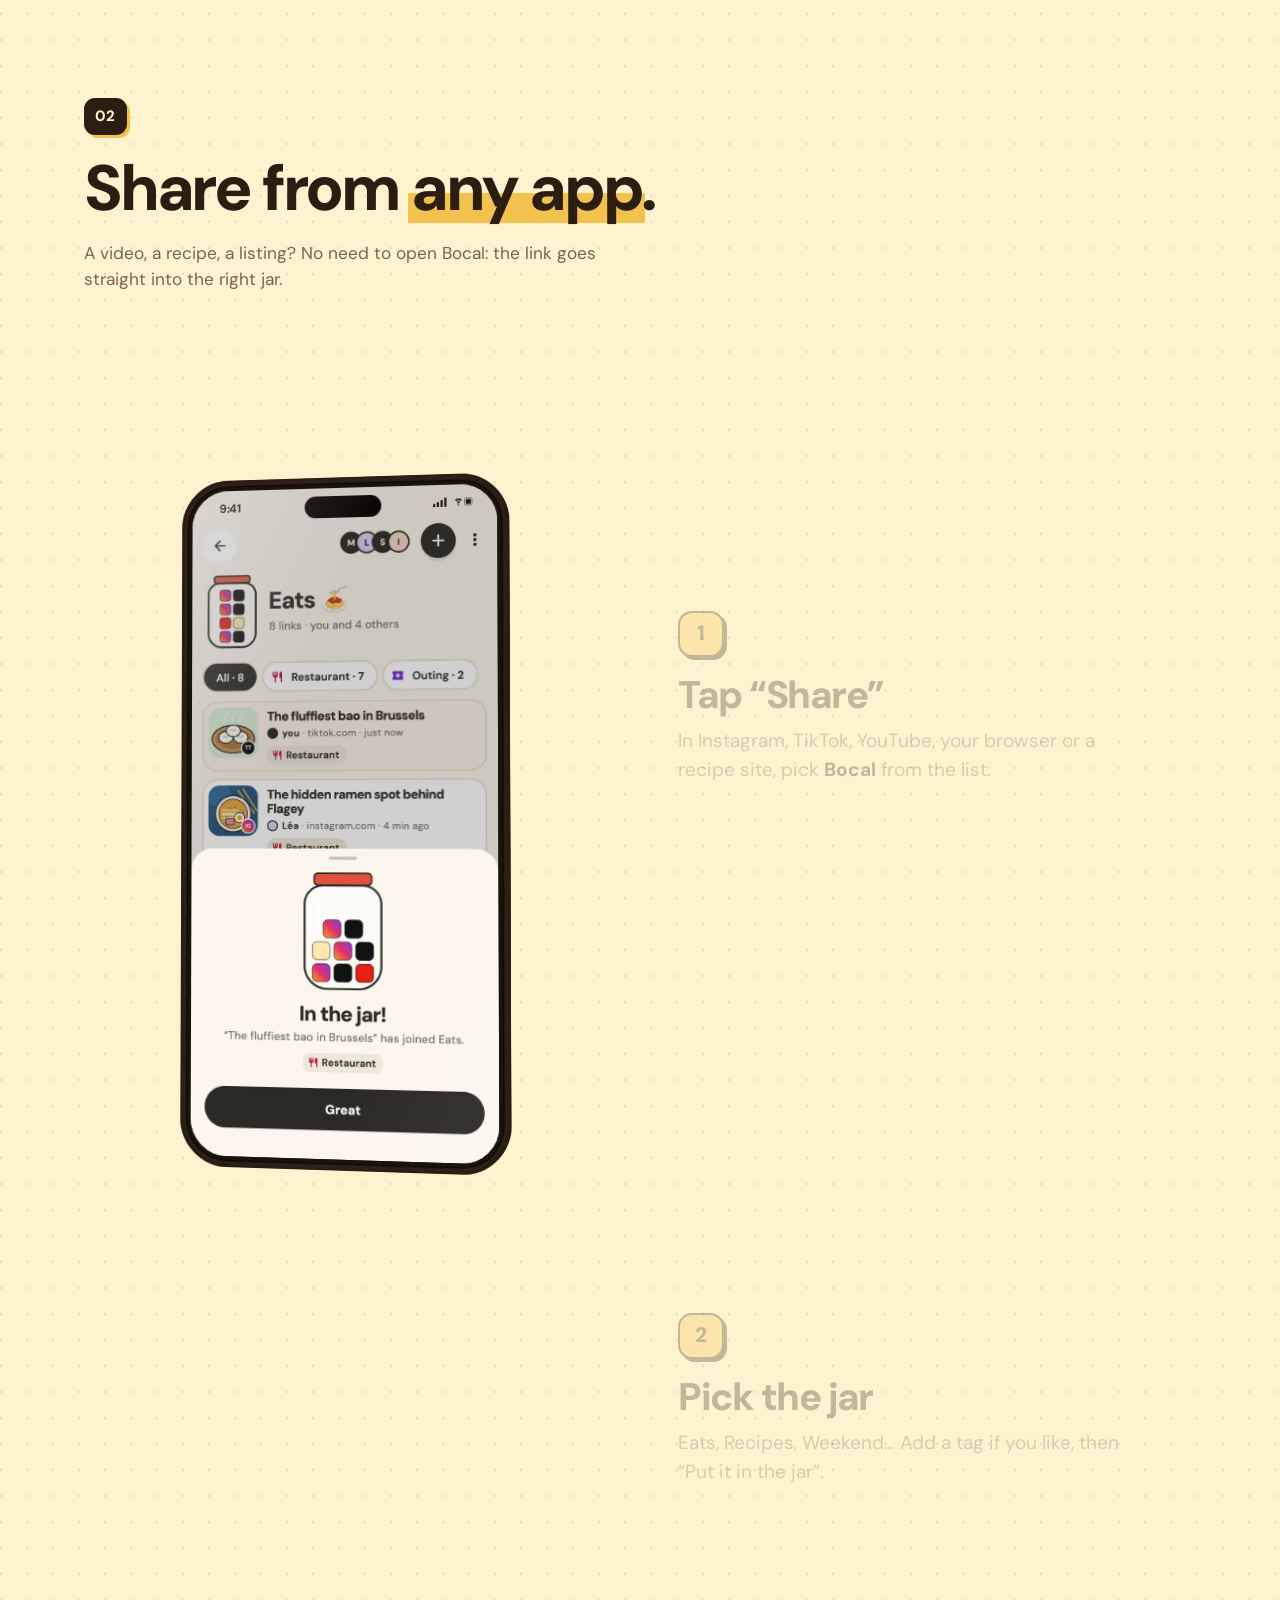
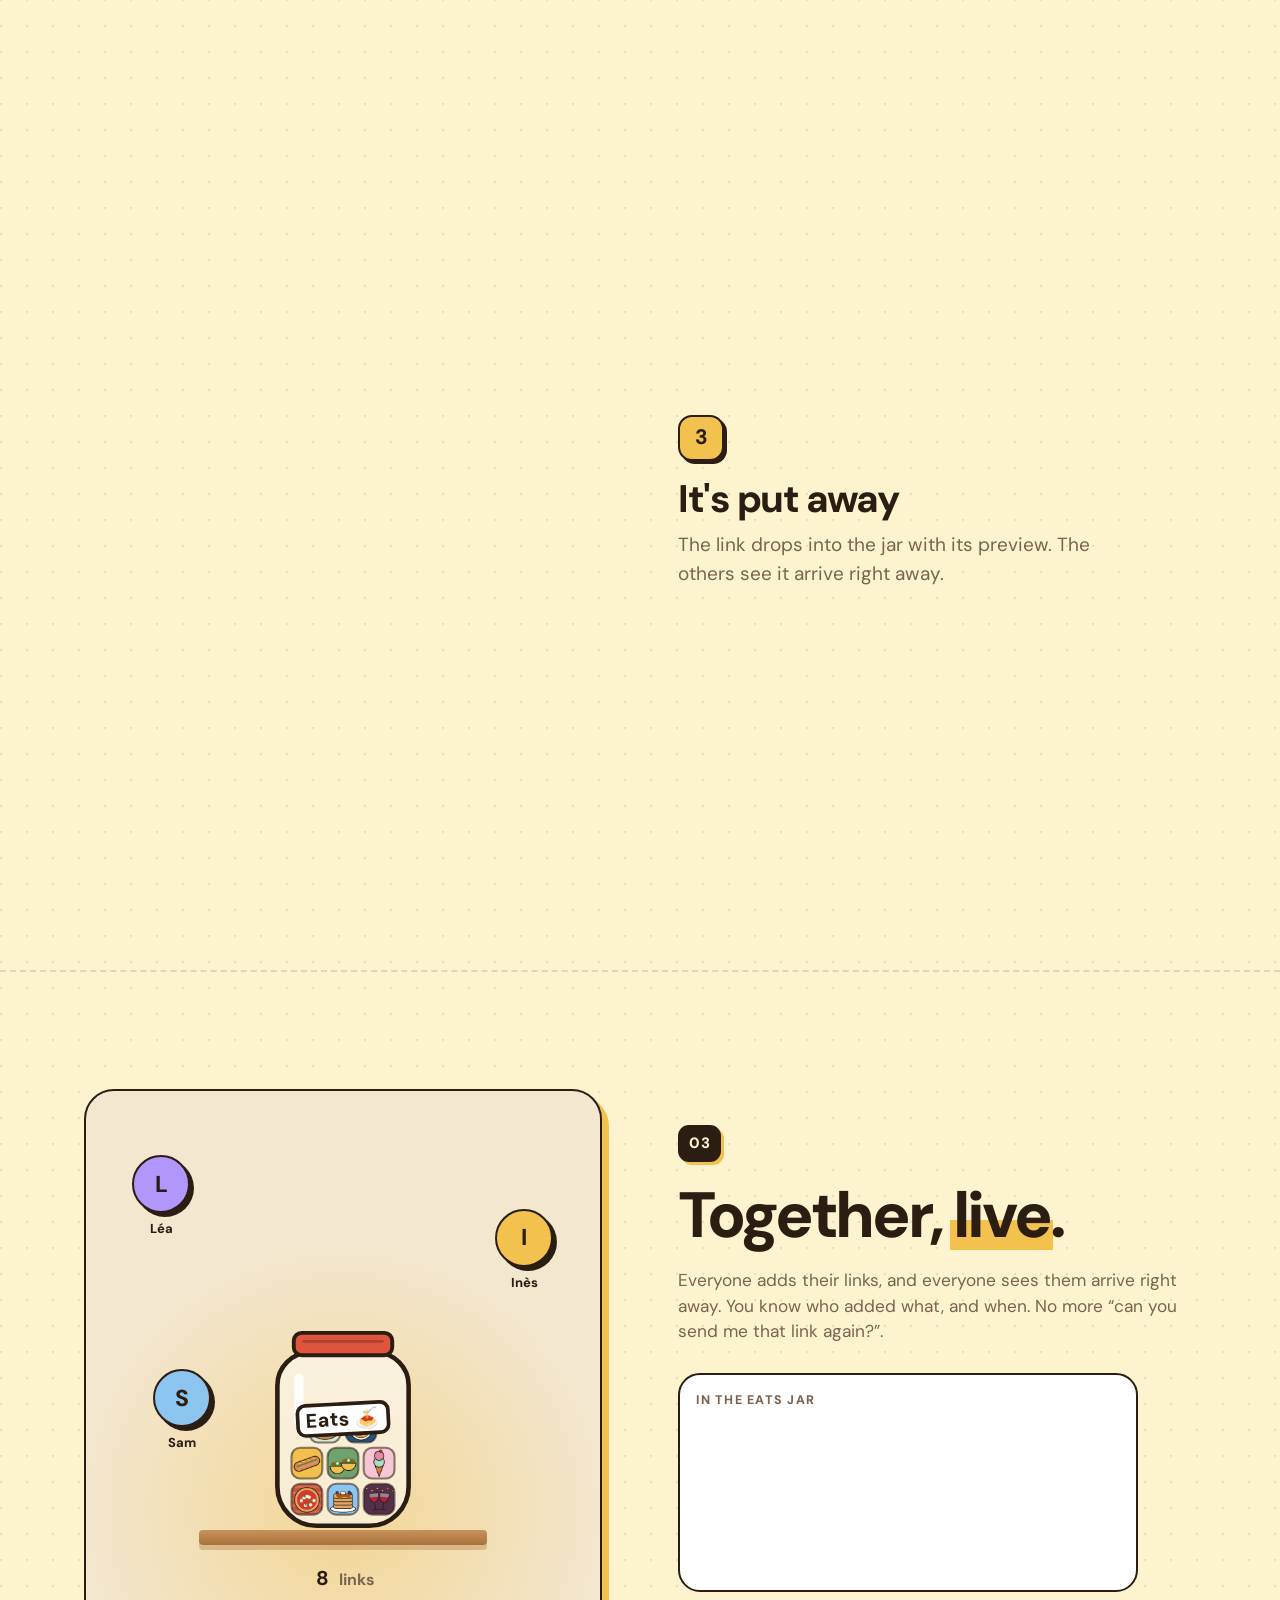
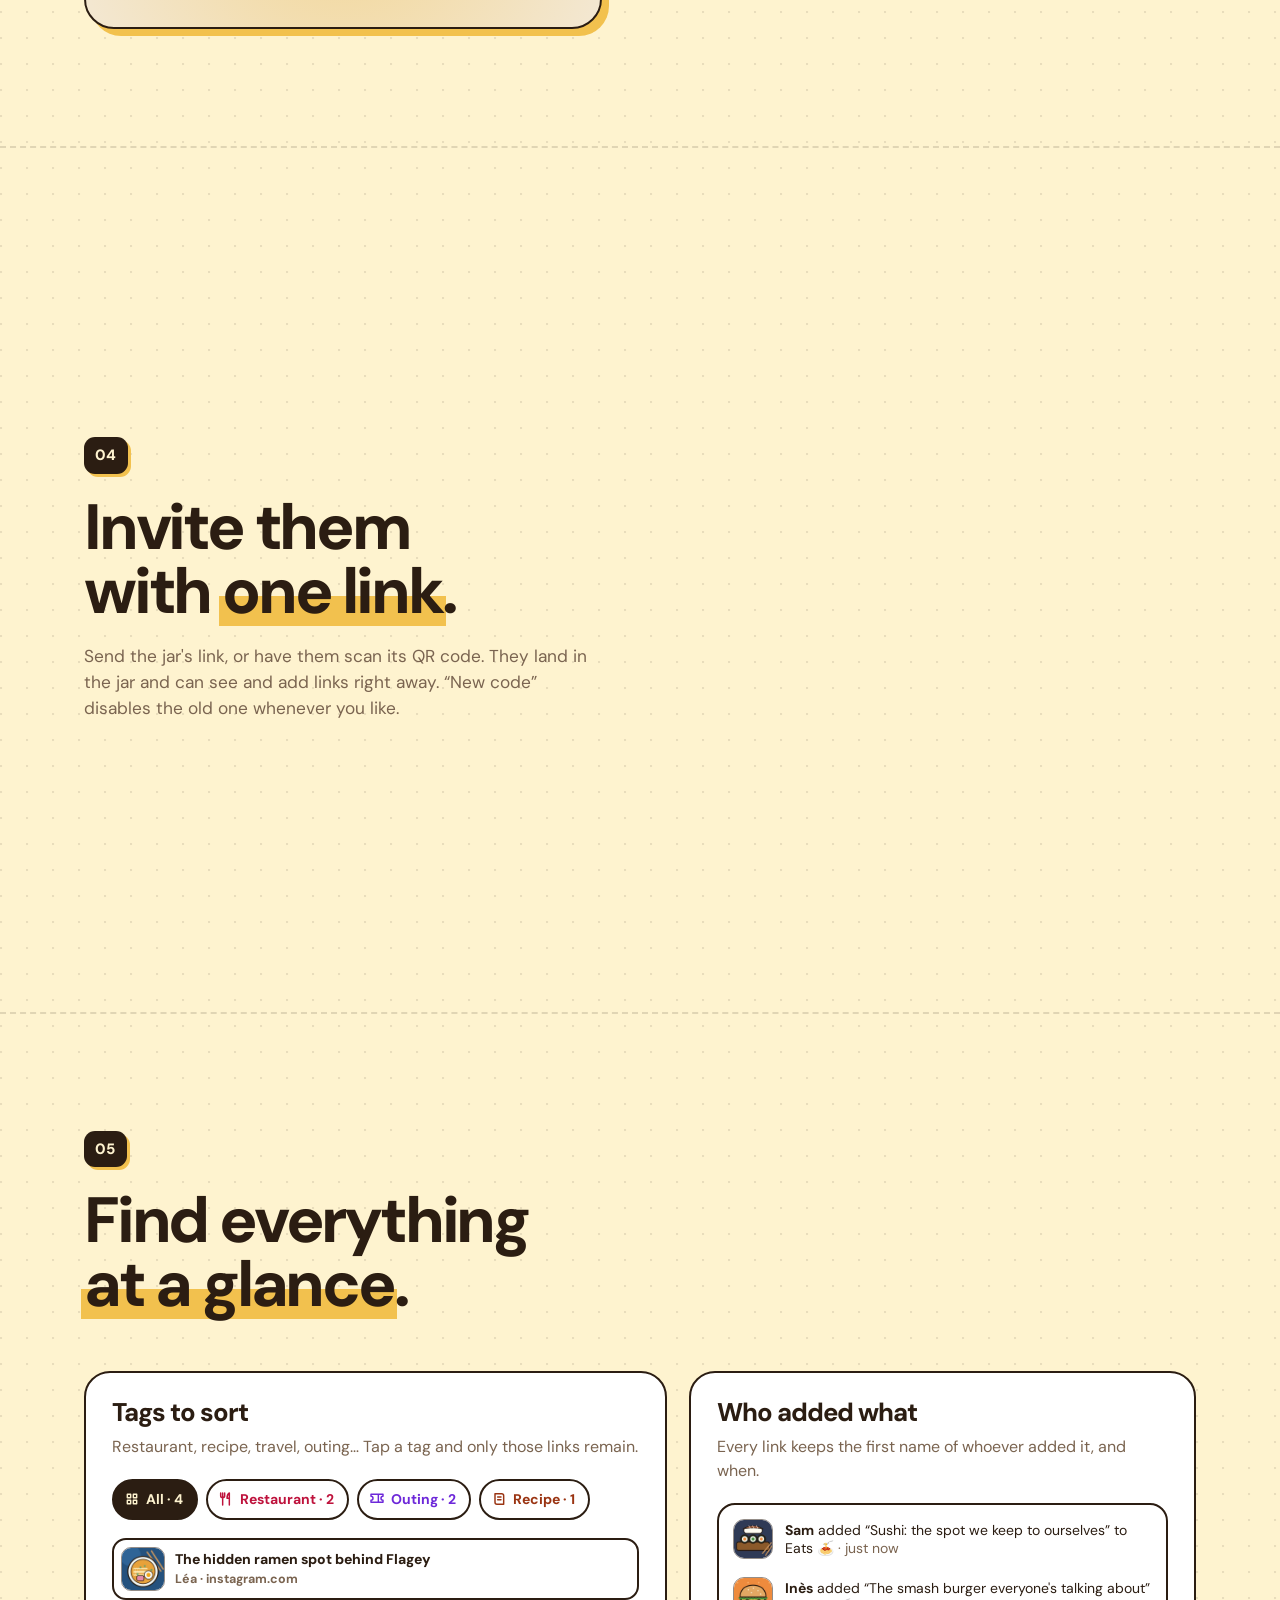
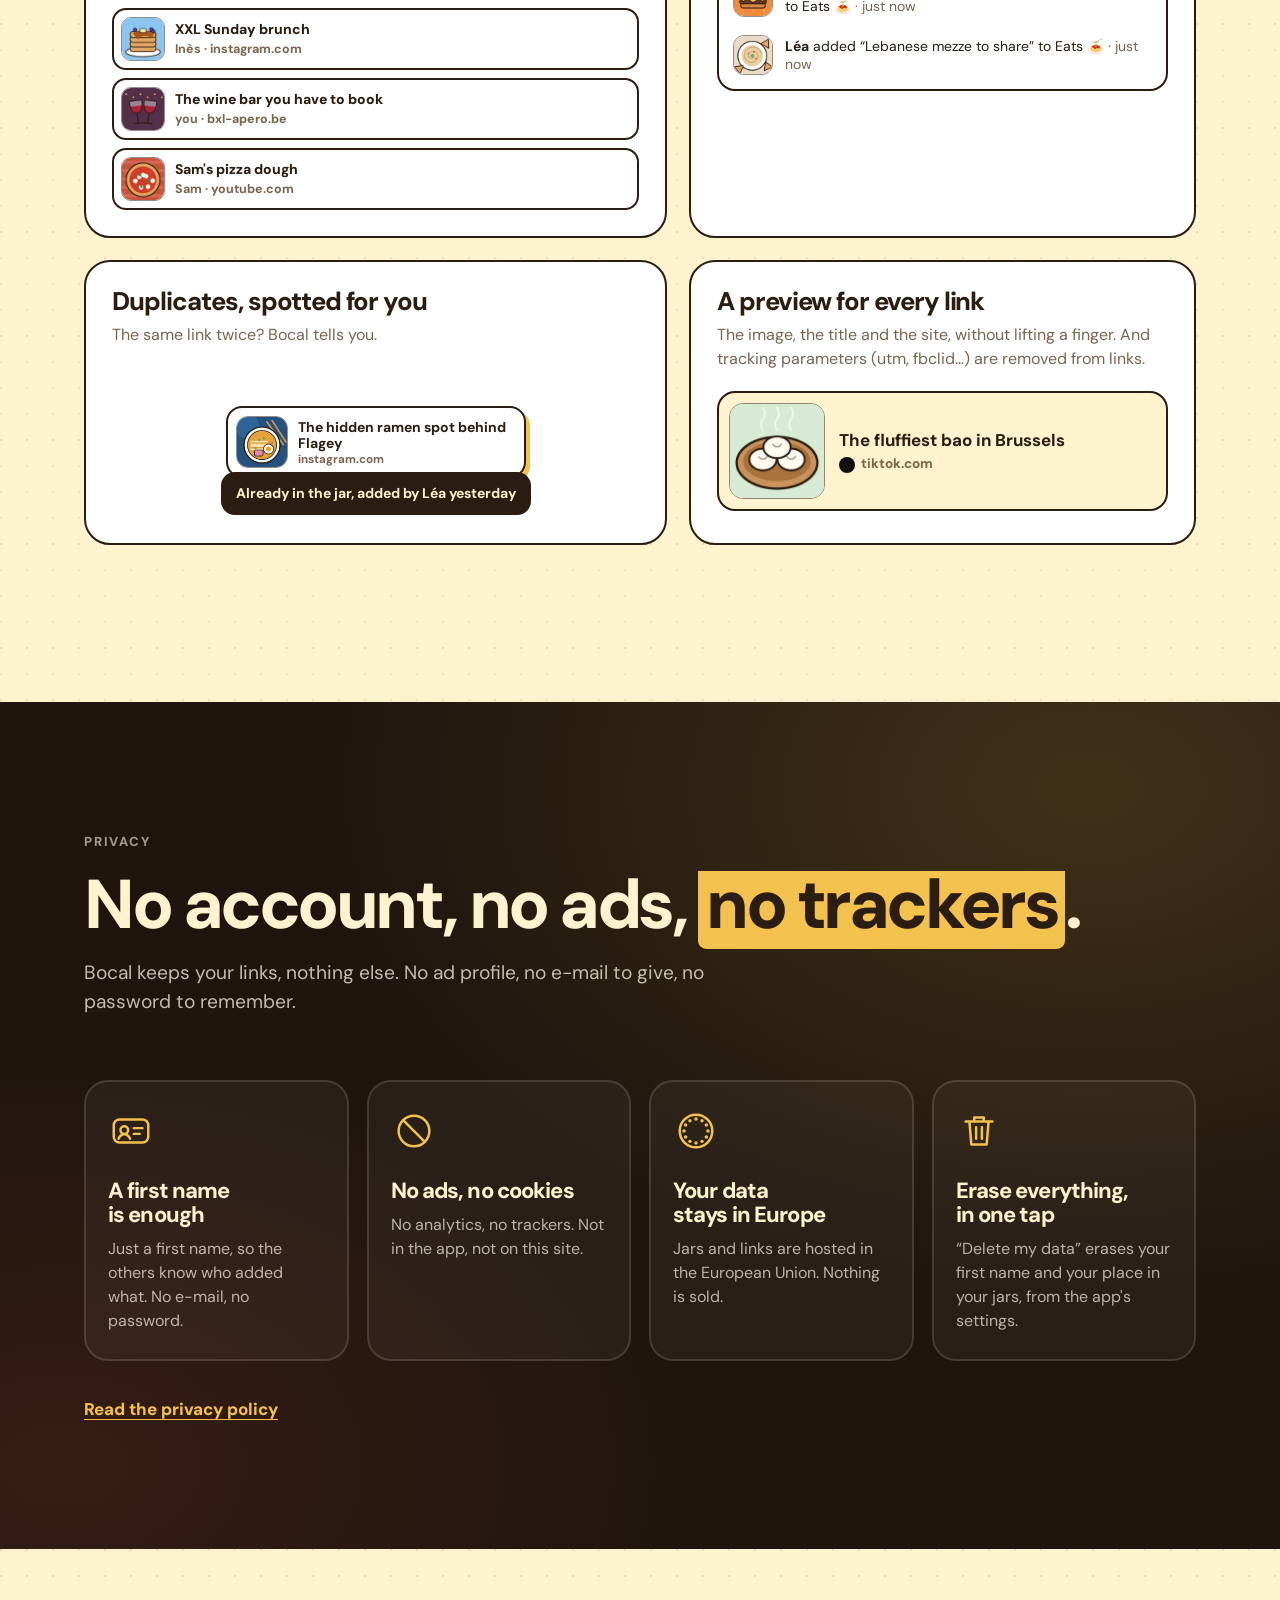
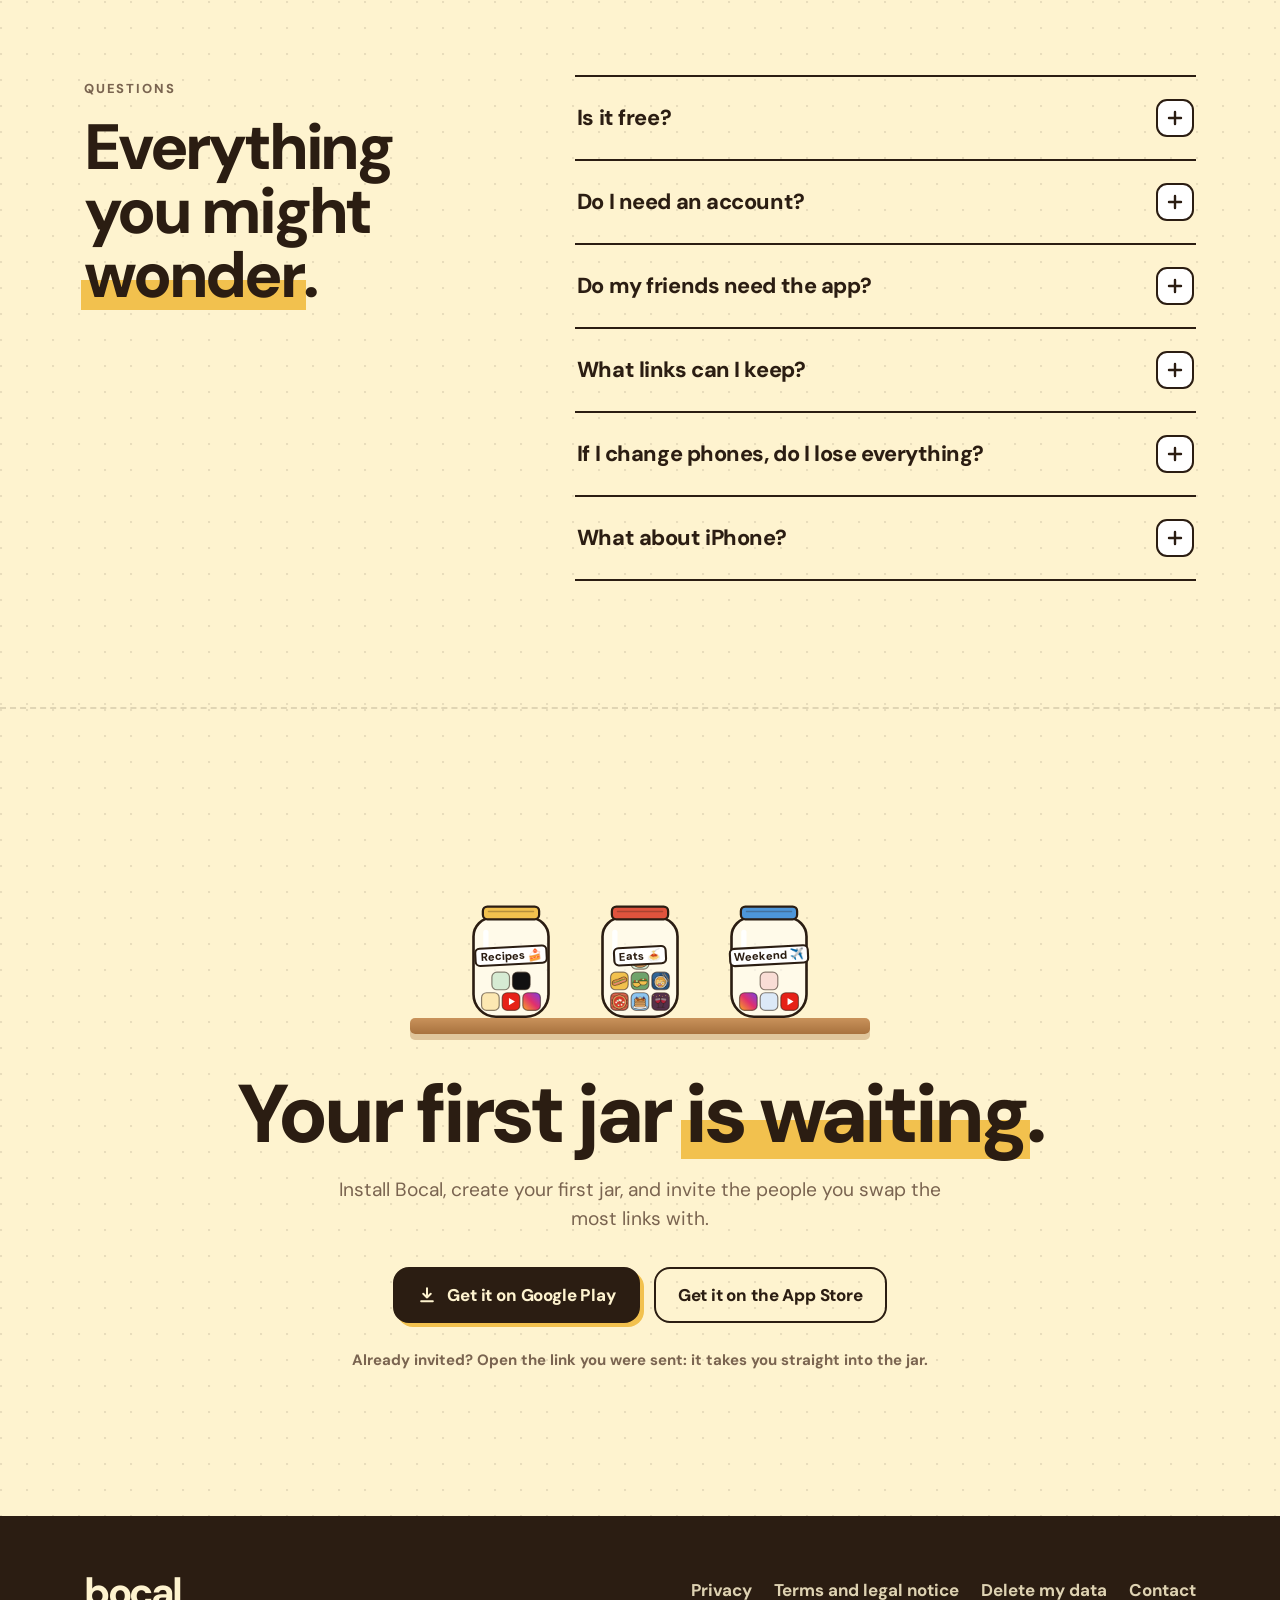
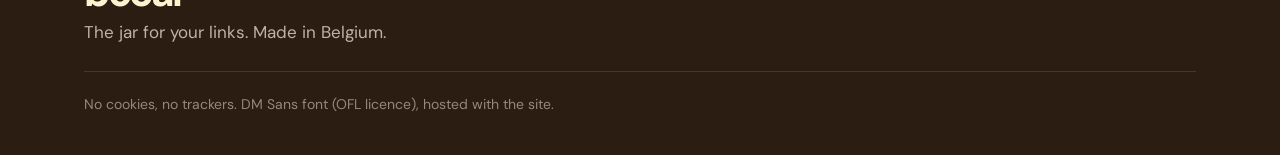
<file: en/index.html>
<!doctype html>
<html lang="en">
<head>
<meta charset="utf-8">
<meta name="viewport" content="width=device-width, initial-scale=1, viewport-fit=cover">
<title>Bocal · the jar for your links</title>
<meta name="description" content="Keep the links you send each other, together: restaurants, recipes, videos, weekend ideas… No account, no ads, no trackers.">
<meta name="theme-color" content="#120B07">
<meta property="og:type" content="website">
<meta property="og:title" content="Bocal, the jar for your links">
<meta property="og:description" content="Keep the links you send each other, together: restaurants, recipes, videos… No account, no ads, no trackers.">
<meta property="og:image" content="https://bocal-app.be/img/og-en.png">
<meta property="og:locale" content="en_GB">
<meta name="twitter:card" content="summary_large_image">
<link rel="canonical" href="https://bocal-app.be/en/">
<link rel="alternate" hreflang="fr" href="https://bocal-app.be/">
<link rel="alternate" hreflang="en" href="https://bocal-app.be/en/">
<link rel="alternate" hreflang="nl" href="https://bocal-app.be/nl/">
<link rel="alternate" hreflang="x-default" href="https://bocal-app.be/en/">
<link rel="icon" href="../img/icon.svg" type="image/svg+xml">
<link rel="icon" href="../img/favicon-32.png" sizes="32x32" type="image/png">
<link rel="apple-touch-icon" href="../img/apple-touch-icon.png">
<link rel="preload" href="../fonts/DMSans-ExtraBold.woff" as="font" type="font/woff" crossorigin>
<link rel="preload" href="../fonts/DMSans-Bold.woff" as="font" type="font/woff" crossorigin>
<link rel="stylesheet" href="../style.css">
<noscript><style>.journey{height:100svh}.welcome{margin-top:0}.veil,.scroll-cue{display:none}.reveal{opacity:1;transform:none}</style></noscript>
<script src="../i18n.js" defer></script>
<script src="../site.js" defer></script>
<script src="../room.js" defer></script>
</head>
<body class="in-room">
<a class="skip-link" href="#bienvenue">Skip to content</a>

<header class="top" id="top">
  <a class="brand" href="#" aria-label="Bocal, back to top">
    <svg class="brand-jar" viewBox="0 0 40 44" aria-hidden="true"><rect x="8" y="2" width="24" height="8" rx="2.5" class="lid"/><path d="M8 12h24q6 0 6 6v12q0 12-12 12h-12q-12 0-12-12V18q0-6 6-6z" class="glass"/><rect x="9" y="28" width="8" height="8" rx="2.4" fill="#E1306C"/><rect x="19" y="29" width="8" height="8" rx="2.4" fill="#FCE8B2"/><rect x="14" y="20" width="8" height="8" rx="2.4" fill="#D6EBD3"/></svg>
    <span>bocal</span>
  </a>
  <nav class="nav" aria-label="Sections">
    <a href="#fonctionnalites">Features</a>
    <a href="#vie-privee">Privacy</a>
    <a href="#faq">FAQ</a>
  </nav>
  <details class="langs">
    <summary aria-label="Language: English">EN<svg viewBox="0 0 24 24" aria-hidden="true"><path d="M6 9l6 6 6-6"/></svg></summary>
    <div class="langs-menu">
      <a href="../" data-lang="fr" hreflang="fr" lang="fr">Français</a>
      <a href="./" data-lang="en" hreflang="en" lang="en" aria-current="true">English</a>
      <a href="../nl/" data-lang="nl" hreflang="nl" lang="nl">Nederlands</a>
    </div>
  </details>
  <button class="sound" type="button" aria-pressed="true" data-sound>
    <svg viewBox="0 0 24 24" aria-hidden="true"><path class="spk" d="M4 9.5h3.5L12 5.5v13l-4.5-4H4z"/><path class="wave" d="M15.5 9a4.2 4.2 0 0 1 0 6M18 6.5a7.6 7.6 0 0 1 0 11"/><path class="mute" d="M16 9.5l5 5m0-5l-5 5"/></svg>
    <span class="sound-label">Sound</span>
  </button>
  <a class="btn btn-small store-link" href="#telecharger">Download</a>
</header>

<main>
  <section class="journey" id="journey" aria-label="The living room and the shelf of jars">
    <div class="stage">
      <canvas id="room" aria-hidden="true"></canvas>
      <div class="grain" aria-hidden="true"></div>

      <div class="hero">
        <p class="eyebrow"><span class="dot"></span> bocal · the jar for your links</p>
        <h1>The links you send each other, <mark>finally sorted.</mark></h1>
        <p class="lead">Restaurants, recipes, videos, weekend ideas: keep them together in jars, and find them again in a tap.</p>
        <div class="actions">
          <a class="btn btn-paper" href="https://play.google.com/store/apps/details?id=be.gvdh.bocal">
            <svg viewBox="0 0 24 24" aria-hidden="true"><path d="M12 4v11m0 0l-4.5-4.5M12 15l4.5-4.5M5 19.5h14"/></svg>
            <span>Get it on Google Play</span>
          </a>
          <a class="btn btn-ghost" href="https://apps.apple.com/app/id6829795671">Get it on the App Store</a>
        </div>
        <ul class="pills" aria-label="Promises">
          <li>No account</li><li>No ads</li><li>No trackers</li>
        </ul>
      </div>

      <a class="scroll-cue" href="#bienvenue" aria-hidden="true" tabindex="-1">
        <svg viewBox="0 0 24 24"><path d="M12 5v14m0 0l-6-6m6 6l6-6"/></svg>
      </a>
      <div class="veil" aria-hidden="true"></div>
    </div>
  </section>

  <section class="world welcome" id="bienvenue">
    <div class="wrap welcome-grid">
      <div class="welcome-text">
        <p class="eyebrow reveal">Welcome to the jar</p>
        <h2 class="reveal" style="--d:1">A jar is a list of links you <mark>fill together</mark>.</h2>
        <p class="lead reveal" style="--d:2">Every link arrives with its preview: the image, the title and the site. Everyone sees what's new live, and knows who added what.</p>
      </div>
      <div class="welcome-visual tilt-scene">
        <div class="tilt" data-tilt>
          <div class="phone" data-screen="home"></div>
          <div class="float-card fc-1" style="--z:90px">
            <img src="../img/dishes/ramen.webp" alt="" width="96" height="96">
            <span><b>The hidden ramen spot behind Flagey</b><small>Léa · just now</small></span>
          </div>
          <div class="float-card fc-2" style="--z:130px">
            <img src="../img/dishes/pizza.webp" alt="" width="96" height="96">
            <span><b>The best pizza in Ghent?</b><small>Sam · 2 h ago</small></span>
          </div>
          <div class="float-jar fj-1" style="--z:70px" data-jar='{"lid":"#4D96D9","label":"Weekend ✈️","tokens":["ig","p3","yt","tt","p1"]}'></div>
          <div class="float-jar fj-2" style="--z:110px" data-jar='{"lid":"#6FA36B","label":"Series 🎬","tokens":["yt","p4","tt","yt","p0","ig"]}'></div>
          <div class="float-avatar fa-1" style="--z:150px;--c:#B197FC">L</div>
          <div class="float-avatar fa-2" style="--z:60px;--c:#F2C14E">I</div>
        </div>
      </div>
    </div>
  </section>

  <section class="world features" id="fonctionnalites" aria-label="Features">
    <article class="feature feature-builder">
      <div class="wrap feature-grid">
        <div class="feature-text">
          <p class="num reveal">01</p>
          <h2 class="reveal" style="--d:1">A jar for every <mark>craving</mark>.</h2>
          <p class="reveal" style="--d:2">Create a jar, pick its colour and emoji, and put it on your shelf. Restaurants, this week's recipes, weekend ideas, series to watch, gifts to give: each gets its own jar.</p>
          <p class="hint reveal" style="--d:3">Try it, make your own.</p>
        </div>
        <div class="builder reveal" style="--d:2">
          <div class="builder-stage">
            <div class="builder-jar" id="builder-jar"></div>
            <div class="builder-plank"></div>
          </div>
          <div class="builder-controls">
            <fieldset>
              <legend>Lid colour</legend>
              <div class="swatches" id="swatches"></div>
            </fieldset>
            <fieldset>
              <legend>Emoji</legend>
              <div class="emojis" id="emojis"></div>
            </fieldset>
            <label class="name-field">
              <span>Jar name</span>
              <input id="builder-name" type="text" maxlength="14" value="Eats" autocomplete="off" spellcheck="false">
            </label>
          </div>
        </div>
      </div>
    </article>

    <article class="feature feature-share" id="partage">
      <div class="wrap">
        <div class="feature-head">
          <p class="num reveal">02</p>
          <h2 class="reveal" style="--d:1">Share from <mark>any app</mark>.</h2>
          <p class="reveal" style="--d:2">A video, a recipe, a listing? No need to open Bocal: the link goes straight into the right jar.</p>
        </div>
        <div class="share-scroller">
          <div class="share-sticky">
            <div class="tilt-scene">
              <div class="tilt" data-tilt="-12,4">
                <div class="phone phone-stack" id="share-phone">
                  <div class="phone-screens">
                    <img class="is-on" src="../img/screens-en/share-pick.webp" alt="Bocal asks which jar to put the shared video in, and shows the six jars." width="390" height="844" loading="lazy">
                    <img src="../img/screens-en/share-add.webp" alt="The “Add to Eats” sheet with the shared link and tags to choose." width="390" height="844" loading="lazy">
                    <img src="../img/screens-en/share-done.webp" alt="“In the jar!”: the link has joined the Eats jar." width="390" height="844" loading="lazy">
                  </div>
                </div>
              </div>
            </div>
          </div>
          <ol class="share-steps">
            <li class="share-step is-on" data-step="0">
              <span class="step-num">1</span>
              <h3>Tap “Share”</h3>
              <p>In Instagram, TikTok, YouTube, your browser or a recipe site, pick <b>Bocal</b> from the list.</p>
              <img class="step-shot" src="../img/screens-en/share-pick.webp" alt="" width="390" height="844" loading="lazy">
            </li>
            <li class="share-step" data-step="1">
              <span class="step-num">2</span>
              <h3>Pick the jar</h3>
              <p>Eats, Recipes, Weekend… Add a tag if you like, then “Put it in the jar”.</p>
              <img class="step-shot" src="../img/screens-en/share-add.webp" alt="" width="390" height="844" loading="lazy">
            </li>
            <li class="share-step" data-step="2">
              <span class="step-num">3</span>
              <h3>It's put away</h3>
              <p>The link drops into the jar with its preview. The others see it arrive right away.</p>
              <img class="step-shot" src="../img/screens-en/share-done.webp" alt="" width="390" height="844" loading="lazy">
            </li>
          </ol>
        </div>
      </div>
    </article>

    <article class="feature feature-live" id="ensemble">
      <div class="wrap feature-grid reverse">
        <div class="feature-text">
          <p class="num reveal">03</p>
          <h2 class="reveal" style="--d:1">Together, <mark>live</mark>.</h2>
          <p class="reveal" style="--d:2">Everyone adds their links, and everyone sees them arrive right away. You know who added what, and when. No more “can you send me that link again?”.</p>
          <div class="live-feed reveal" style="--d:3" aria-live="off">
            <p class="feed-title">In the Eats jar</p>
            <ul id="live-feed"></ul>
          </div>
        </div>
        <div class="live-stage reveal" id="live-stage" style="--d:1">
          <div class="live-jar" id="live-jar"></div>
          <div class="live-count"><b id="live-count">8</b> links</div>
          <div class="live-plank"></div>
          <div class="live-avatar la-1" style="--c:#B197FC">L<small>Léa</small></div>
          <div class="live-avatar la-2" style="--c:#F2C14E">I<small>Inès</small></div>
          <div class="live-avatar la-3" style="--c:#8CC5F0">S<small>Sam</small></div>
        </div>
      </div>
    </article>

    <article class="feature feature-invite" id="inviter">
      <div class="wrap feature-grid">
        <div class="feature-text">
          <p class="num reveal">04</p>
          <h2 class="reveal" style="--d:1">Invite them with <mark>one link</mark>.</h2>
          <p class="reveal" style="--d:2">Send the jar's link, or have them scan its QR code. They land in the jar and can see and add links right away. “New code” disables the old one whenever you like.</p>
        </div>
        <div class="invite-visual tilt-scene">
          <div class="tilt" data-tilt="16,5">
            <div class="phone" data-screen="invite"></div>
            <div class="invite-bubble" style="--z:110px">
              <span class="ib-who">Max</span>
              <span class="ib-text">Come join my Eats jar 🍝</span>
              <span class="ib-card"><b>Join my jar</b><small>Code K7QMP-3XAB4</small></span>
            </div>
            <div class="invite-members" style="--z:80px">
              <span class="av" style="--c:#2B1D12;--t:#FBF3E4">M</span><span class="av" style="--c:#B197FC">L</span><span class="av" style="--c:#8CC5F0">S</span><span class="av" style="--c:#F2C14E">I</span><span class="av" style="--c:#F9DDD5">N</span>
              <small>5 members</small>
            </div>
          </div>
        </div>
      </div>
    </article>

    <article class="feature feature-find" id="retrouver">
      <div class="wrap">
        <div class="feature-head">
          <p class="num reveal">05</p>
          <h2 class="reveal" style="--d:1">Find everything <mark>at a glance</mark>.</h2>
        </div>
        <div class="bento">
          <div class="tile tile-tags reveal" style="--d:1">
            <h3>Tags to sort</h3>
            <p>Restaurant, recipe, travel, outing… Tap a tag and only those links remain.</p>
            <div class="tag-row" id="tag-row"></div>
          </div>
          <div class="tile tile-feed reveal" style="--d:2">
            <h3>Who added what</h3>
            <p>Every link keeps the first name of whoever added it, and when.</p>
            <div class="mini-feed">
              <div class="mf-row"><img src="../img/dishes/sushi.webp" alt="" width="96" height="96"><span><b>Sam</b> added “Sushi: the spot we keep to ourselves” to Eats 🍝 <i>· just now</i></span></div>
              <div class="mf-row"><img src="../img/dishes/burger.webp" alt="" width="96" height="96"><span><b>Inès</b> added “The smash burger everyone's talking about” to Eats 🍝 <i>· just now</i></span></div>
              <div class="mf-row"><img src="../img/dishes/mezze.webp" alt="" width="96" height="96"><span><b>Léa</b> added “Lebanese mezze to share” to Eats 🍝 <i>· just now</i></span></div>
            </div>
          </div>
          <div class="tile tile-dup reveal" style="--d:3">
            <h3>Duplicates, spotted for you</h3>
            <p>The same link twice? Bocal tells you.</p>
            <div class="dup-demo" id="dup-demo">
              <div class="dup-card"><img src="../img/dishes/ramen.webp" alt="" width="96" height="96"><span><b>The hidden ramen spot behind Flagey</b><small>instagram.com</small></span></div>
              <div class="dup-toast">Already in the jar, added by Léa yesterday</div>
            </div>
          </div>
          <div class="tile tile-preview reveal" style="--d:2">
            <h3>A preview for every link</h3>
            <p>The image, the title and the site, without lifting a finger. And tracking parameters (utm, fbclid…) are removed from links.</p>
            <div class="preview-card">
              <img src="../img/dishes/bao.webp" alt="" width="96" height="96">
              <span><b>The fluffiest bao in Brussels</b><small><i class="dot-tt"></i>tiktok.com</small></span>
            </div>
          </div>
        </div>
      </div>
    </article>
  </section>

  <section class="privacy" id="vie-privee">
    <div class="wrap">
      <p class="eyebrow reveal">Privacy</p>
      <h2 class="reveal" style="--d:1">No account, no ads, <mark>no trackers</mark>.</h2>
      <p class="lead reveal" style="--d:2">Bocal keeps your links, nothing else. No ad profile, no e-mail to give, no password to remember.</p>
      <div class="promises">
        <div class="promise reveal" style="--d:1">
          <svg viewBox="0 0 48 48" aria-hidden="true"><rect x="6" y="12" width="36" height="24" rx="6"/><circle cx="17" cy="23" r="4"/><path d="M11 32c1.5-3 3.5-4.5 6-4.5s4.5 1.5 6 4.5M27 21h9M27 27h6"/></svg>
          <h3>A first name is enough</h3>
          <p>Just a first name, so the others know who added what. No e-mail, no password.</p>
        </div>
        <div class="promise reveal" style="--d:2">
          <svg viewBox="0 0 48 48" aria-hidden="true"><circle cx="24" cy="24" r="16"/><path d="M12.7 12.7l22.6 22.6"/></svg>
          <h3>No ads, no cookies</h3>
          <p>No analytics, no trackers. Not in the app, not on this site.</p>
        </div>
        <div class="promise reveal" style="--d:3">
          <svg viewBox="0 0 48 48" aria-hidden="true"><circle cx="24" cy="24" r="17"/><g class="stars"><circle cx="24" cy="11.5" r="1.8"/><circle cx="30.3" cy="13.2" r="1.8"/><circle cx="34.8" cy="17.7" r="1.8"/><circle cx="36.5" cy="24" r="1.8"/><circle cx="34.8" cy="30.3" r="1.8"/><circle cx="30.3" cy="34.8" r="1.8"/><circle cx="24" cy="36.5" r="1.8"/><circle cx="17.7" cy="34.8" r="1.8"/><circle cx="13.2" cy="30.3" r="1.8"/><circle cx="11.5" cy="24" r="1.8"/><circle cx="13.2" cy="17.7" r="1.8"/><circle cx="17.7" cy="13.2" r="1.8"/></g></svg>
          <h3>Your data stays in Europe</h3>
          <p>Jars and links are hosted in the European Union. Nothing is sold.</p>
        </div>
        <div class="promise reveal" style="--d:4">
          <svg viewBox="0 0 48 48" aria-hidden="true"><path d="M10 14h28M19 14v-4h10v4M14 14l2 24h16l2-24M21 20v12M27 20v12"/></svg>
          <h3>Erase everything, in one tap</h3>
          <p>“Delete my data” erases your first name and your place in your jars, from the app's settings.</p>
        </div>
      </div>
      <p class="privacy-more reveal"><a href="privacy.html">Read the privacy policy</a></p>
    </div>
  </section>

  <section class="world faq" id="faq">
    <div class="wrap faq-grid">
      <div>
        <p class="eyebrow reveal">Questions</p>
        <h2 class="reveal" style="--d:1">Everything you might <mark>wonder</mark>.</h2>
      </div>
      <div class="faq-list">
        <details class="reveal">
          <summary>Is it free?</summary>
          <p>Yes. Bocal is free, with no ads.</p>
        </details>
        <details class="reveal">
          <summary>Do I need an account?</summary>
          <p>No. A first name is enough: no e-mail, no password.</p>
        </details>
        <details class="reveal">
          <summary>Do my friends need the app?</summary>
          <p>Yes, to see the jar and add links to it. Send them the invite link: it takes them straight into the jar.</p>
        </details>
        <details class="reveal">
          <summary>What links can I keep?</summary>
          <p>Any web link: an Instagram, TikTok or YouTube video, a recipe, a listing, an article, a restaurant's page…</p>
        </details>
        <details class="reveal">
          <summary>If I change phones, do I lose everything?</summary>
          <p>No. On Android with the same Google account (your backup restored), or on iPhone with the same Apple Account (iCloud Keychain turned on), Bocal finds you on its own. Otherwise, create your recovery code beforehand (in the settings) and tap “I have a recovery code” on the new phone: you get your account and all your jars back.</p>
        </details>
        <details class="reveal">
          <summary>What about iPhone?</summary>
          <p>Yes: the iPhone app is on the <a href="https://apps.apple.com/app/id6829795671">App Store</a>. With your recovery code, you can switch from Android to iPhone without losing anything.</p>
        </details>
      </div>
    </div>
  </section>

  <section class="world cta" id="telecharger">
    <div class="wrap cta-inner">
      <div class="cta-shelf" id="cta-shelf" aria-hidden="true">
        <div class="cta-jars"></div>
        <div class="cta-plank"></div>
      </div>
      <h2 class="reveal">Your first jar <mark>is waiting</mark>.</h2>
      <p class="lead reveal" style="--d:1">Install Bocal, create your first jar, and invite the people you swap the most links with.</p>
      <div class="actions reveal" style="--d:2">
        <a class="btn" href="https://play.google.com/store/apps/details?id=be.gvdh.bocal">
          <svg viewBox="0 0 24 24" aria-hidden="true"><path d="M12 4v11m0 0l-4.5-4.5M12 15l4.5-4.5M5 19.5h14"/></svg>
          <span>Get it on Google Play</span>
        </a>
        <a class="btn btn-ghost" href="https://apps.apple.com/app/id6829795671">Get it on the App Store</a>
      </div>
      <p class="cta-note reveal" style="--d:3">Already invited? Open the link you were sent: it takes you straight into the jar.</p>
    </div>
  </section>
</main>

<footer class="foot">
  <div class="wrap foot-inner">
    <div class="foot-brand">
      <p class="foot-word">bocal</p>
      <p>The jar for your links. Made in Belgium.</p>
    </div>
    <nav class="foot-links" aria-label="Information">
      <a href="privacy.html">Privacy</a>
      <a href="terms.html">Terms and legal notice</a>
      <a href="delete.html">Delete my data</a>
      <a href="mailto:contact@g-vandenherrewegen.be">Contact</a>
    </nav>
    <p class="foot-note">No cookies, no trackers. DM Sans font (OFL licence), hosted with the site.</p>
  </div>
</footer>
</body>
</html>
</file>
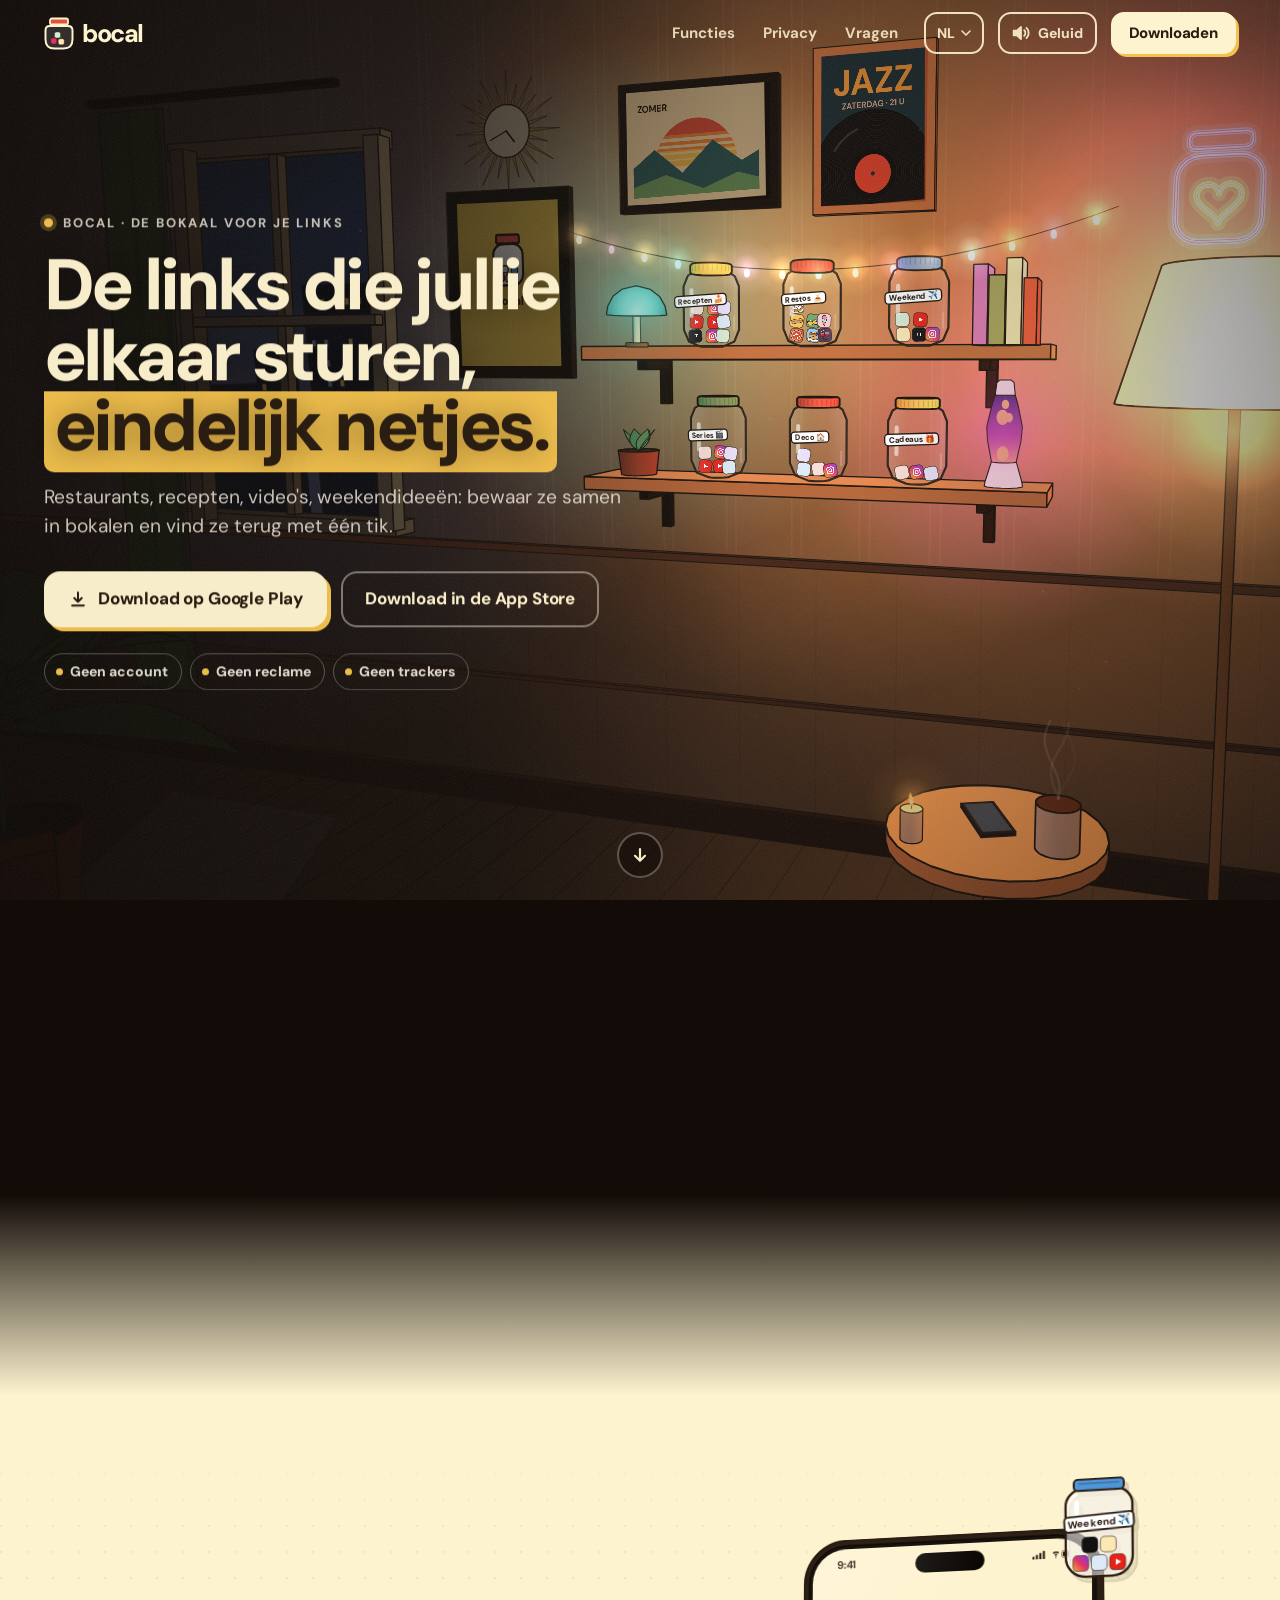
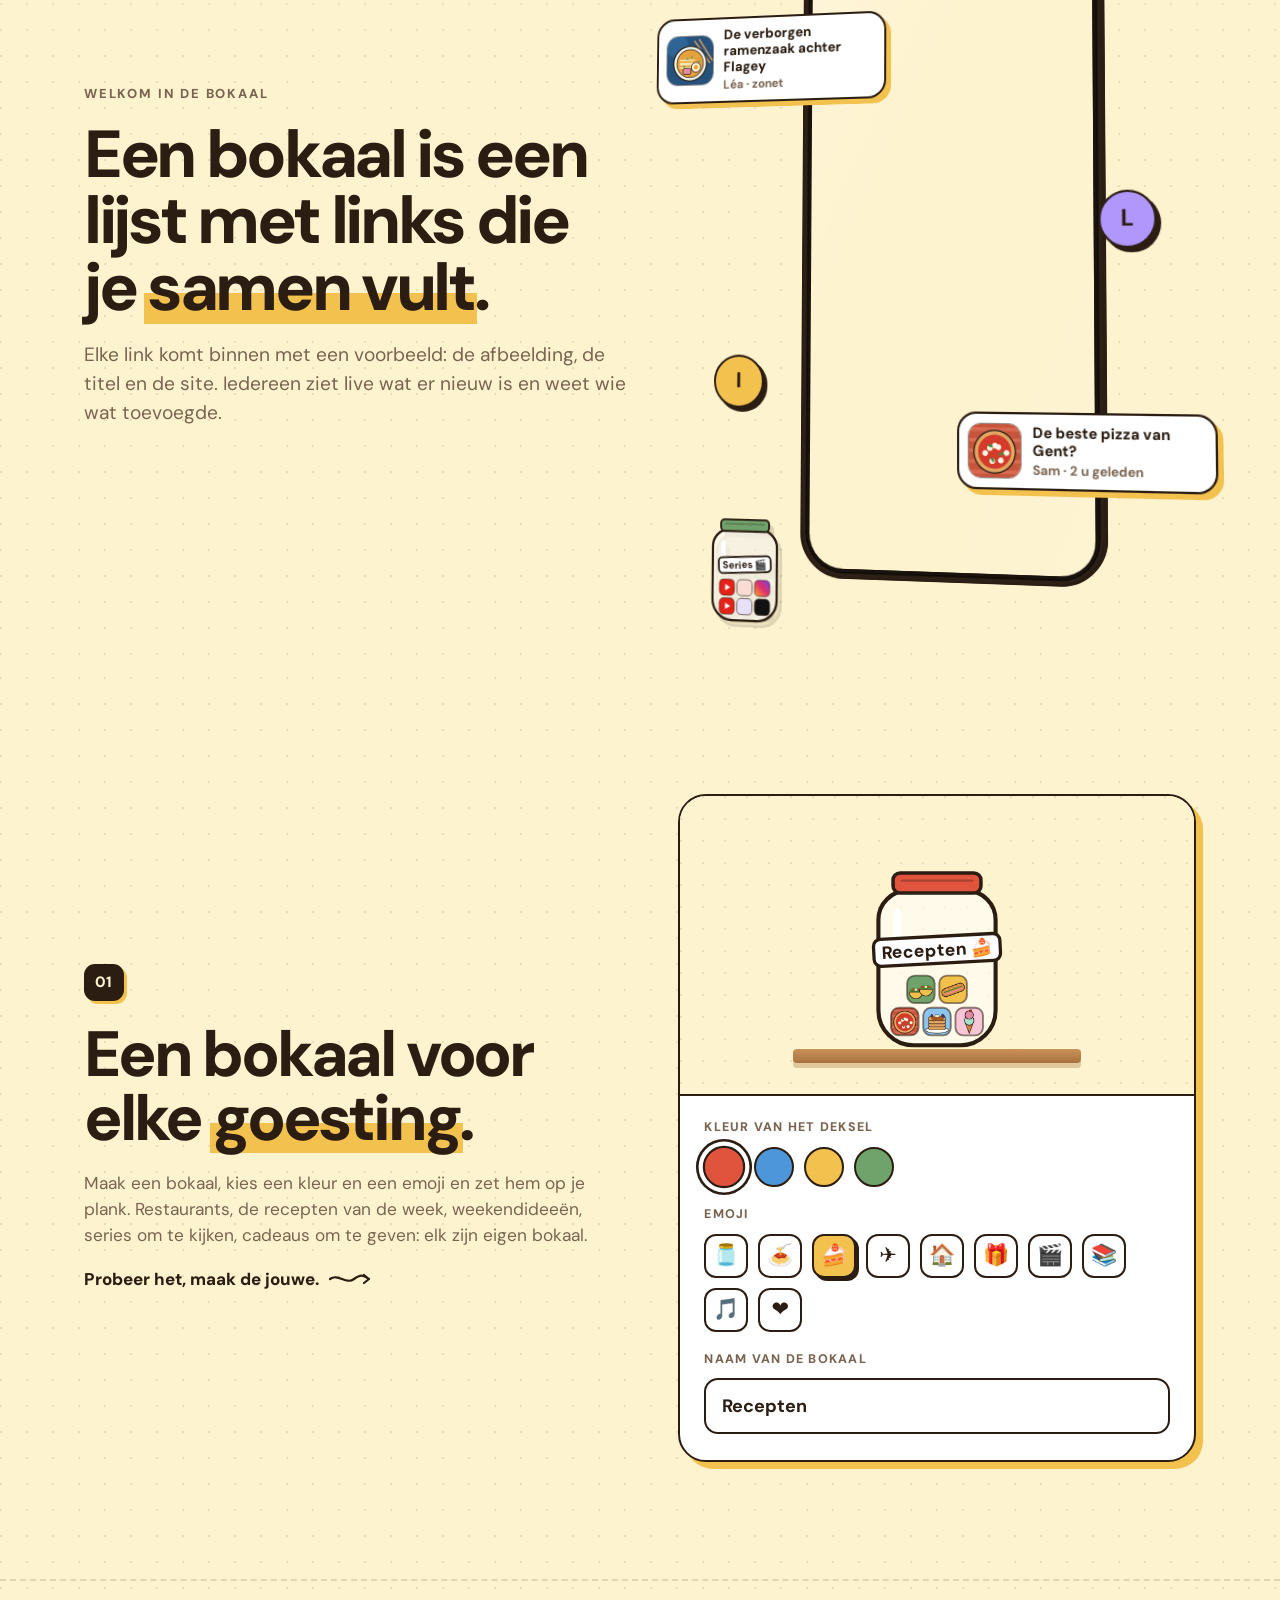
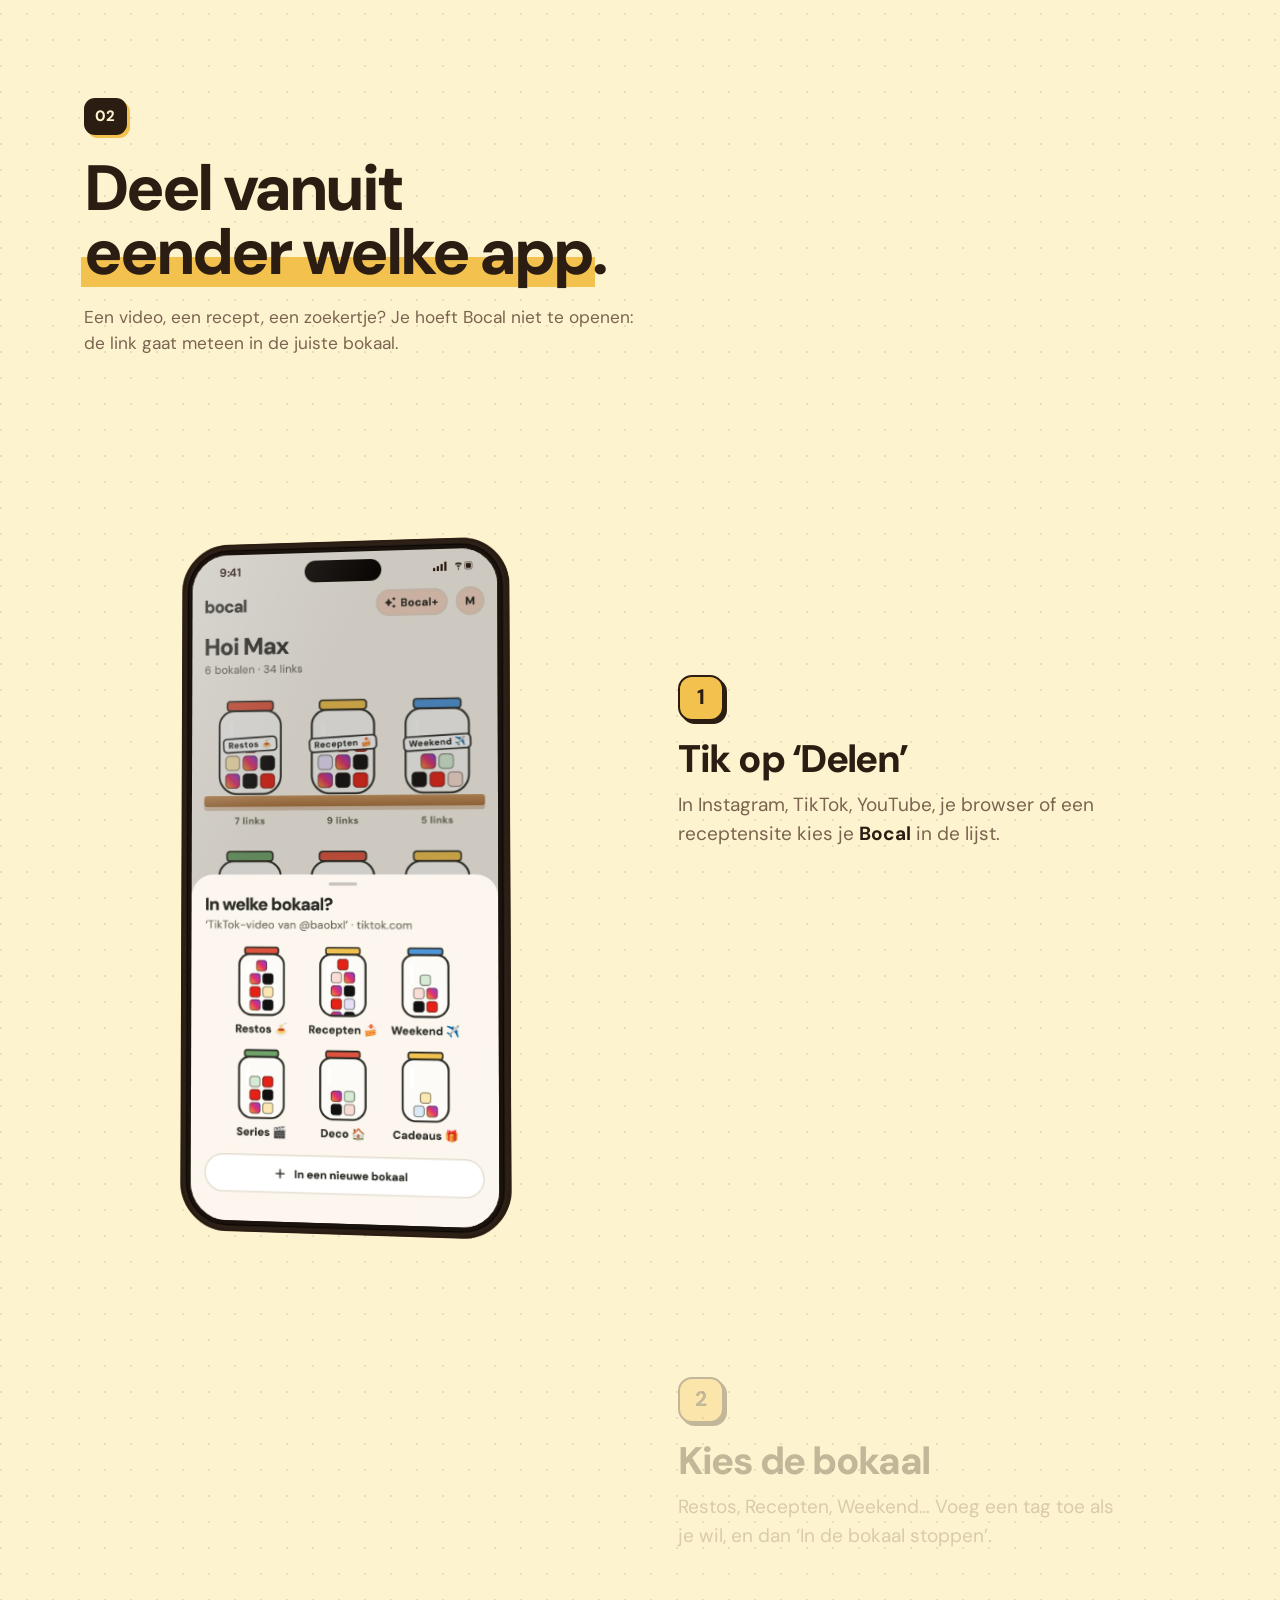
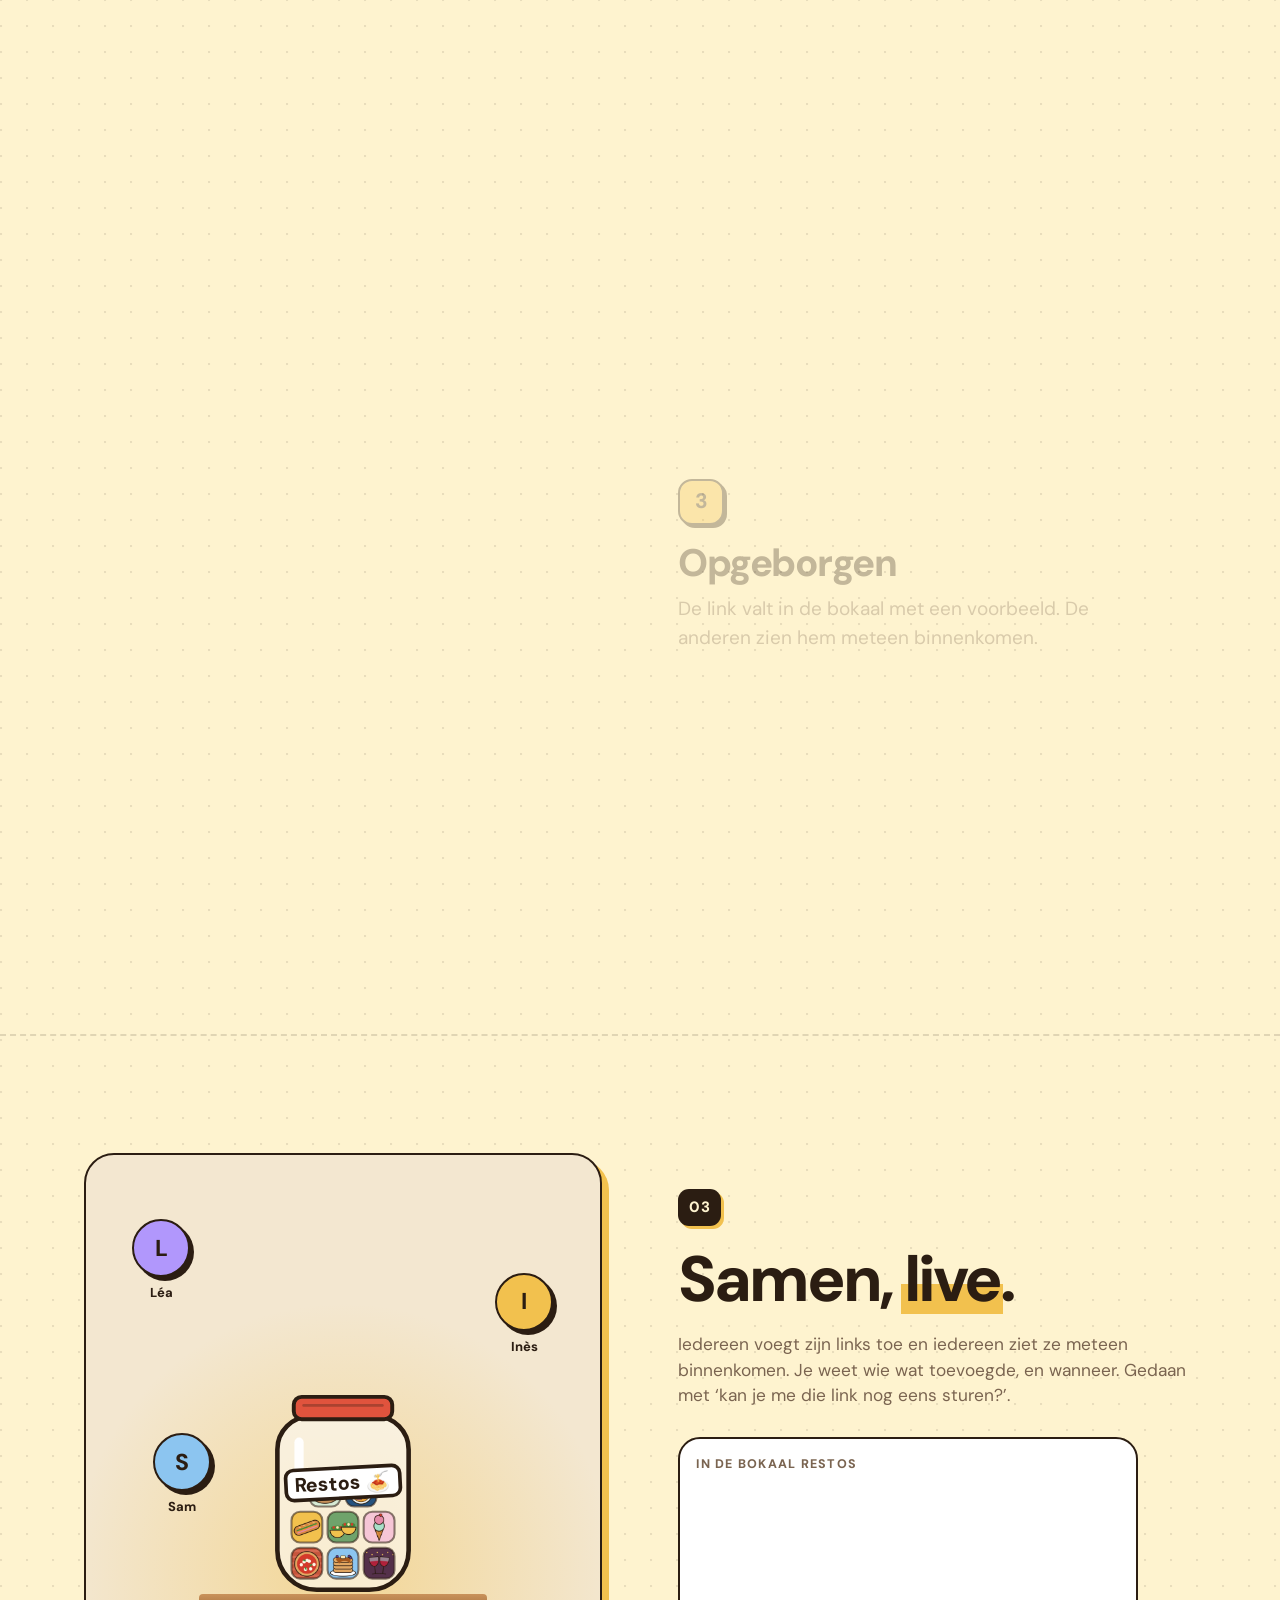
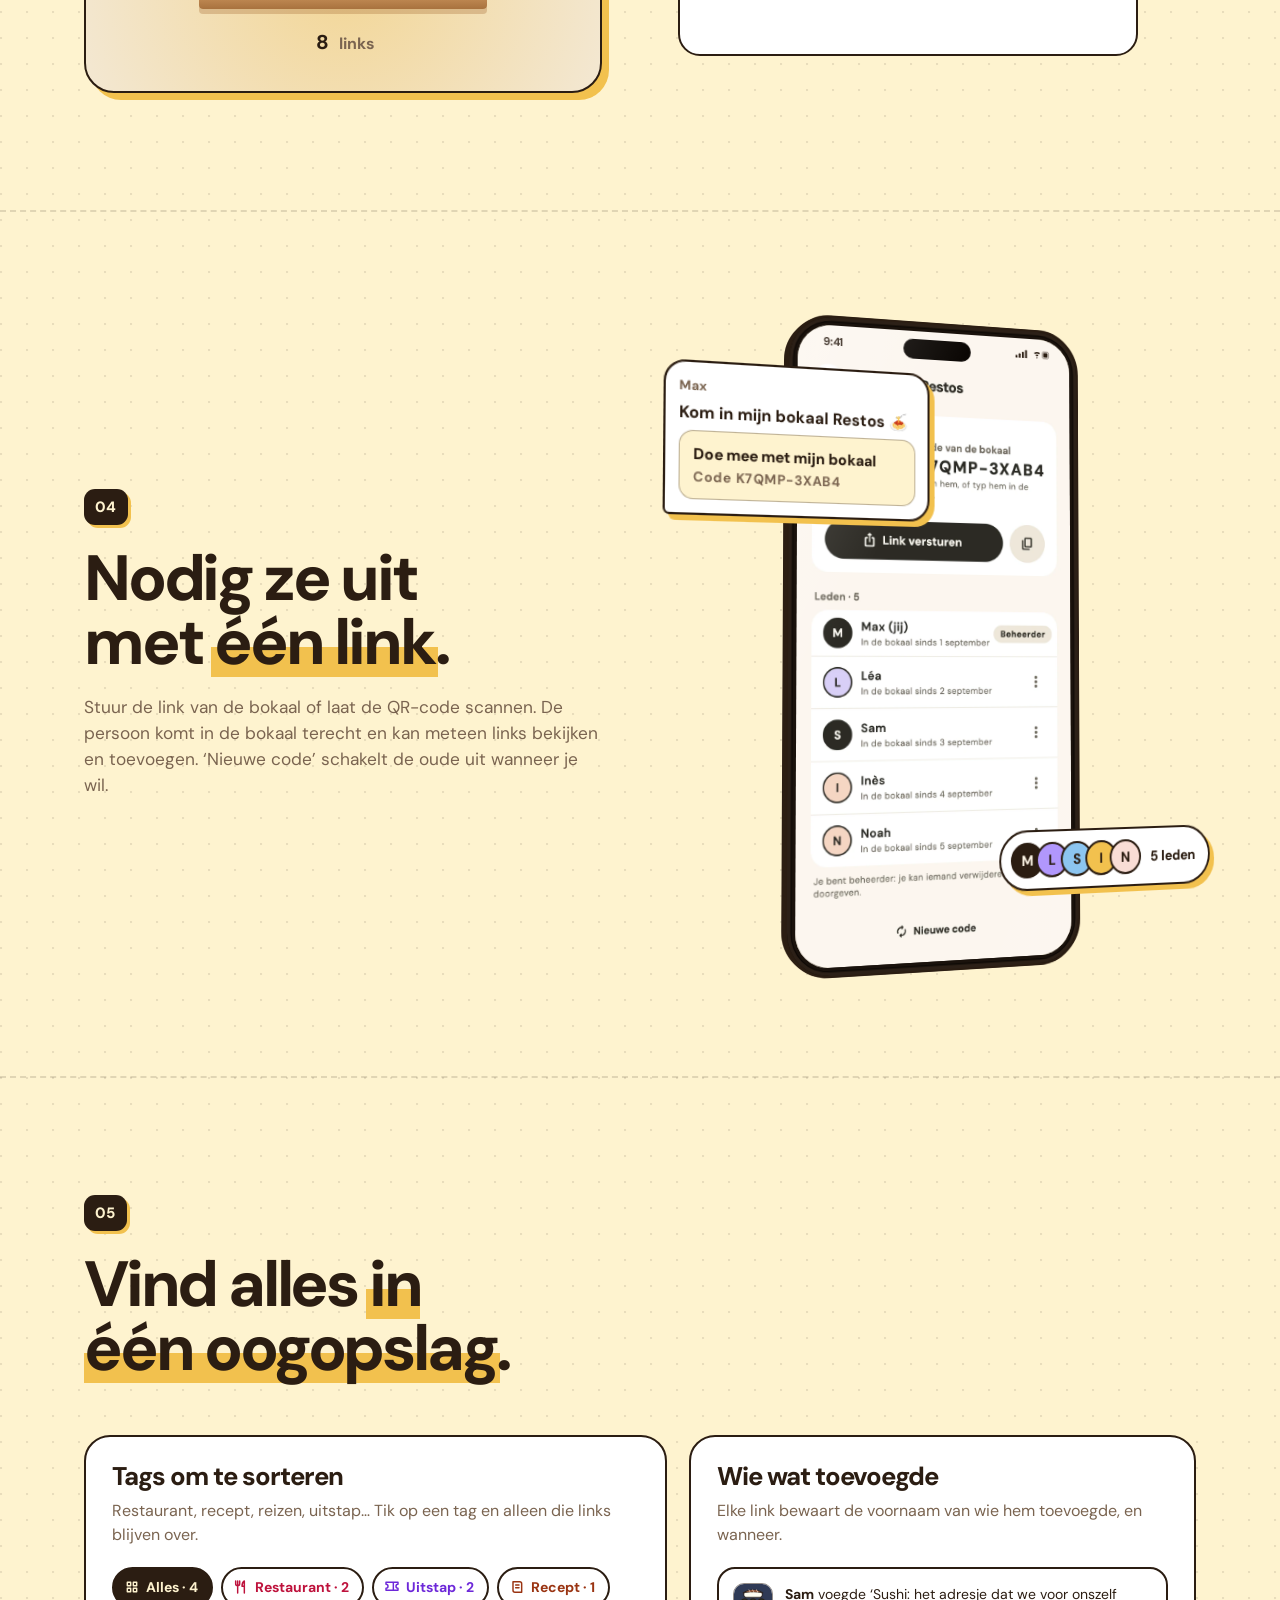
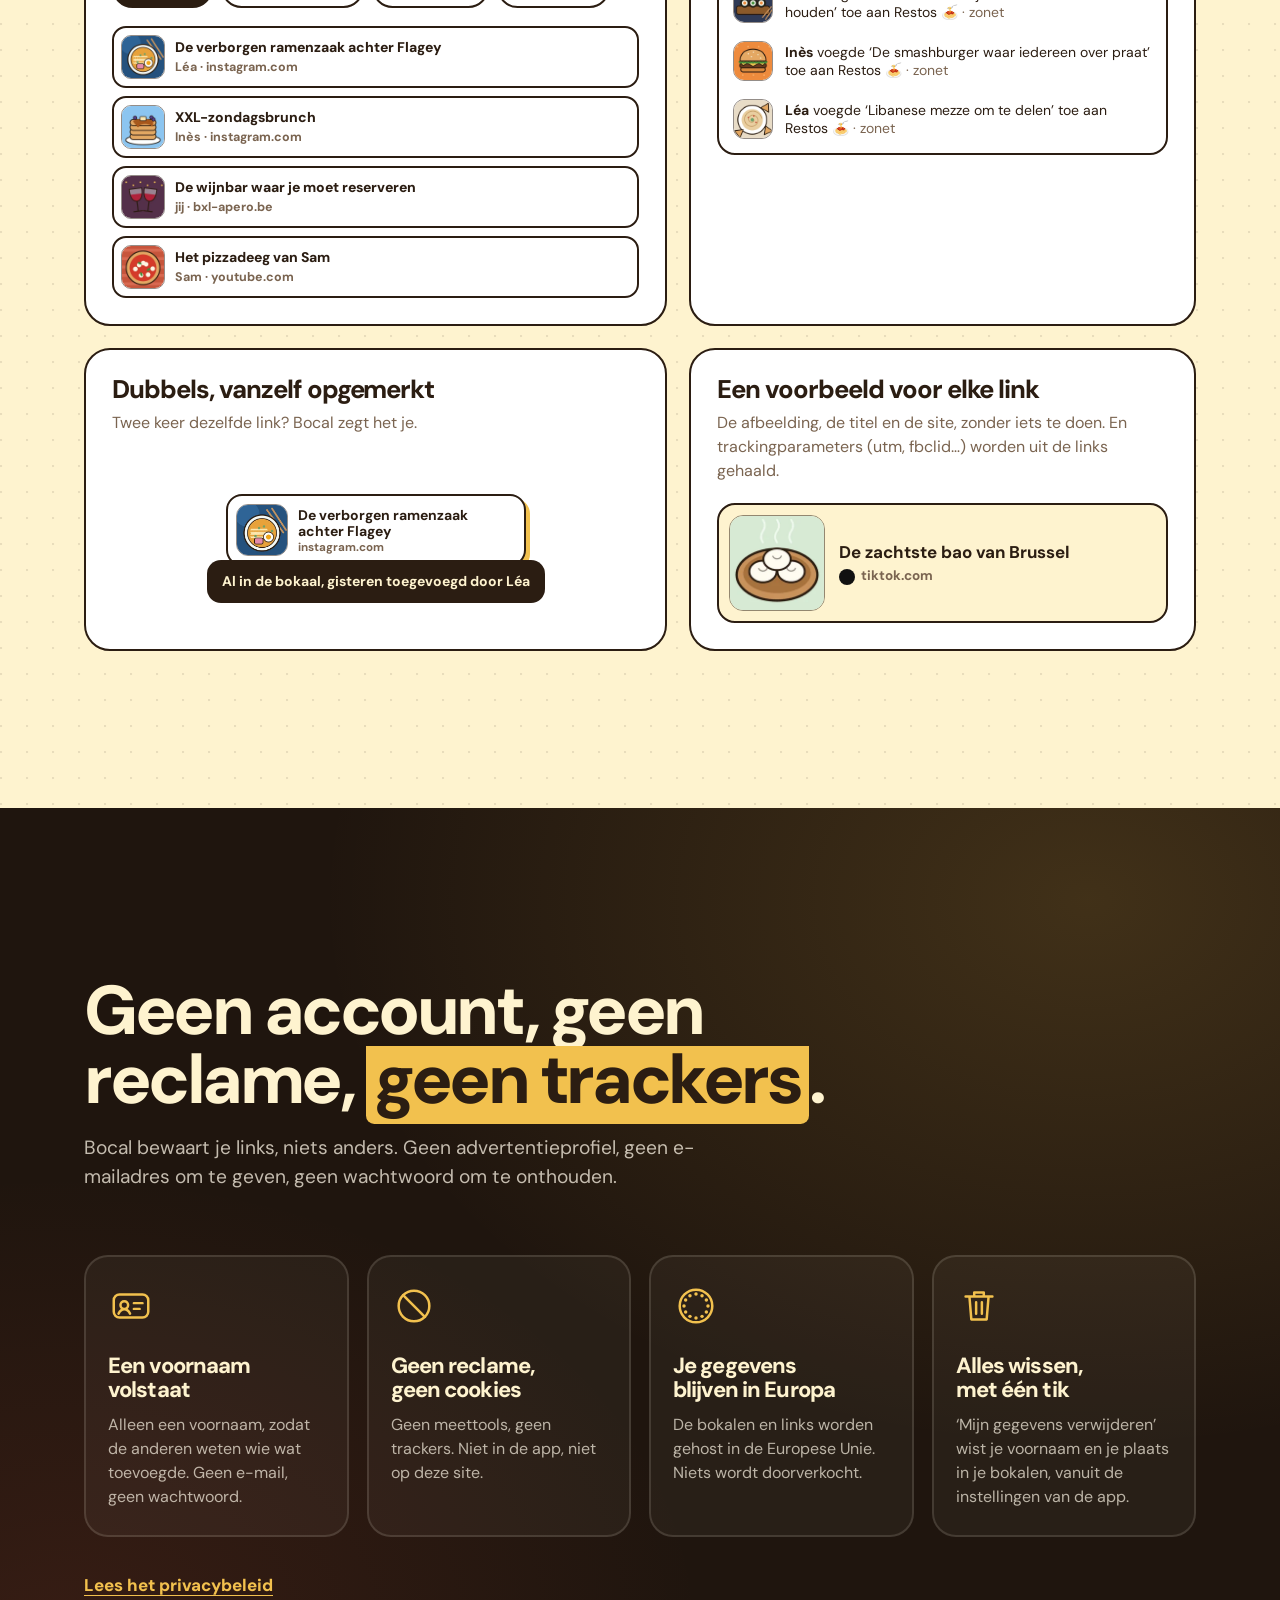
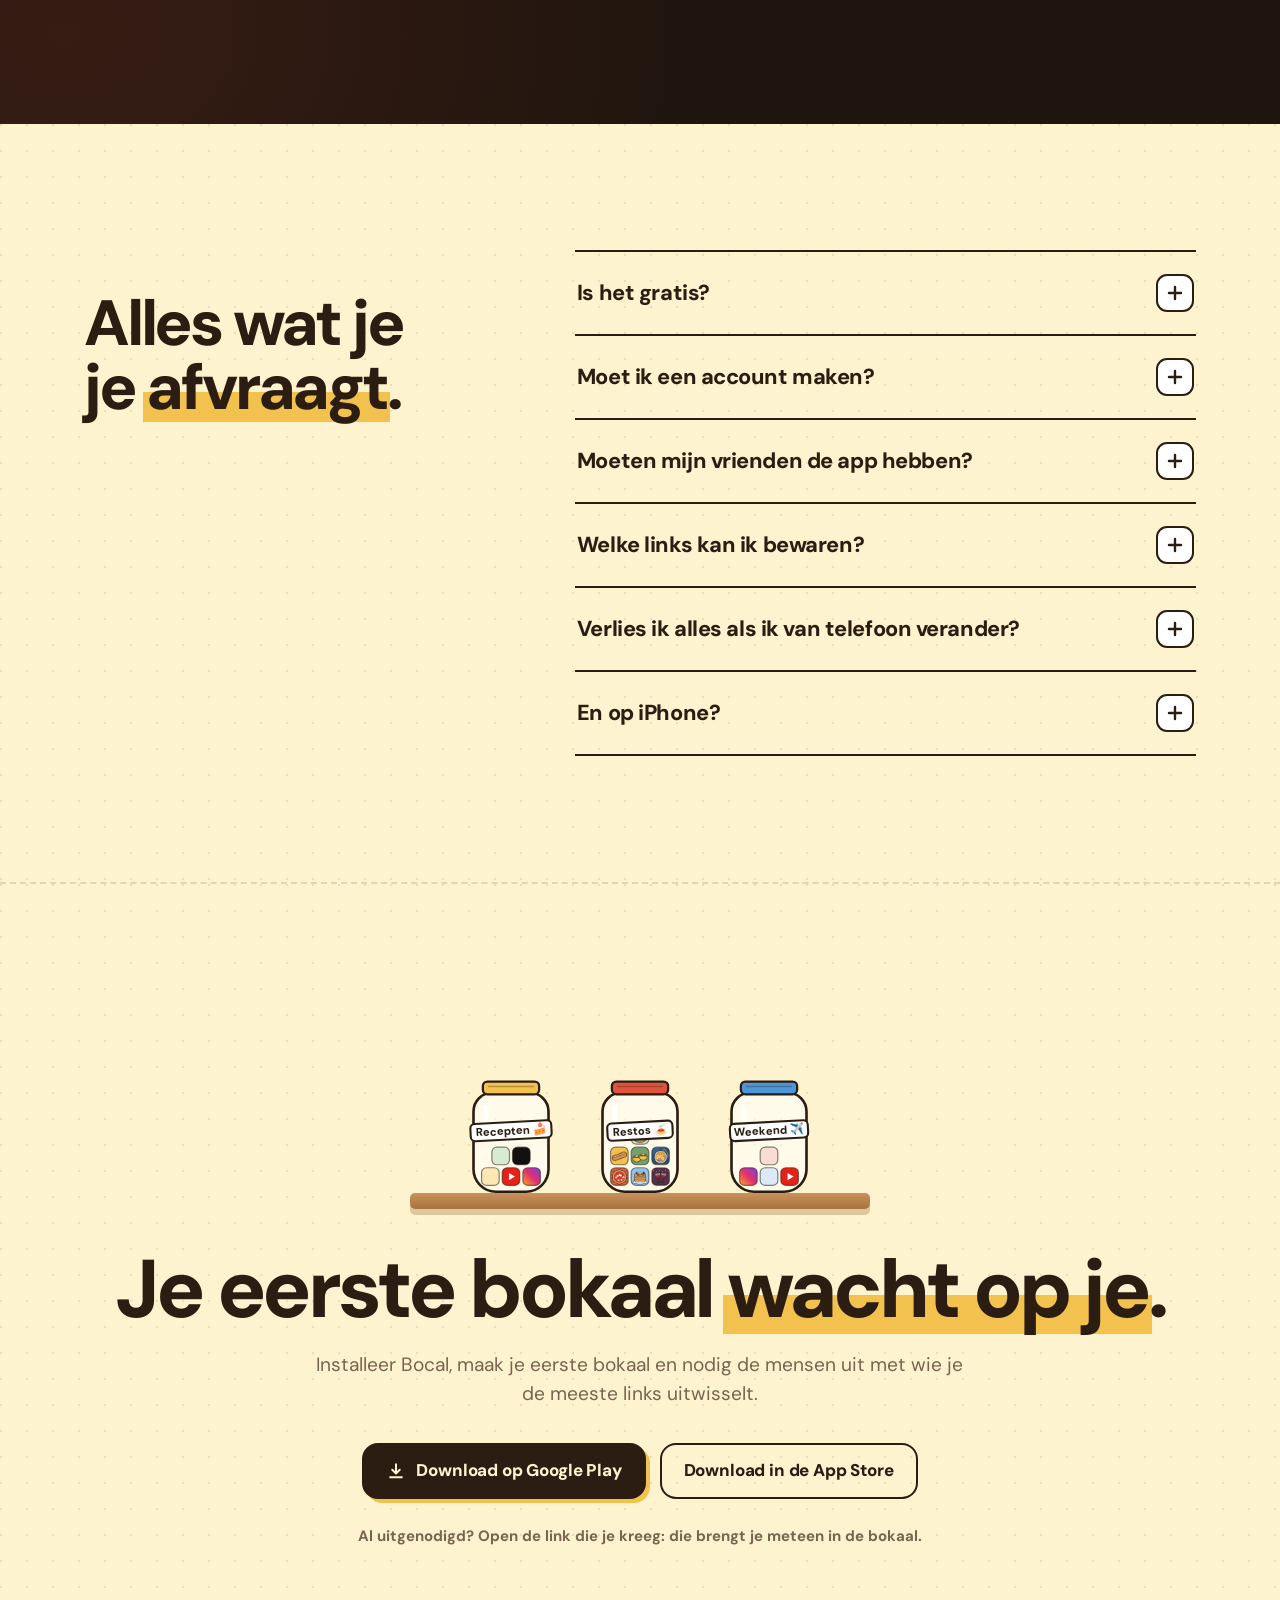
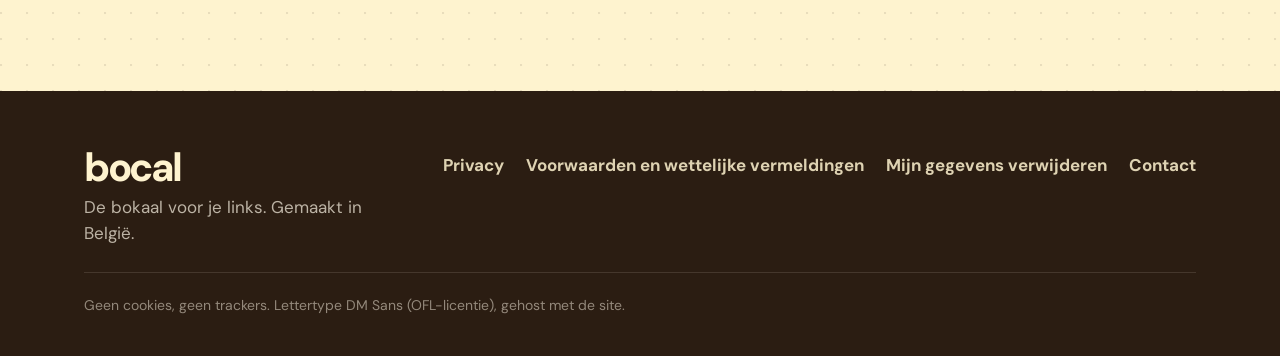
<file: nl/index.html>
<!doctype html>
<html lang="nl">
<head>
<meta charset="utf-8">
<meta name="viewport" content="width=device-width, initial-scale=1, viewport-fit=cover">
<title>Bocal · de bokaal voor je links</title>
<meta name="description" content="Bewaar samen de links die jullie elkaar sturen: restaurants, recepten, video's, weekendideeën… Zonder account, zonder reclame, zonder trackers.">
<meta name="theme-color" content="#120B07">
<meta property="og:type" content="website">
<meta property="og:title" content="Bocal, de bokaal voor je links">
<meta property="og:description" content="Bewaar samen de links die jullie elkaar sturen: restaurants, recepten, video's… Zonder account, zonder reclame, zonder trackers.">
<meta property="og:image" content="https://bocal-app.be/img/og-nl.png">
<meta property="og:locale" content="nl_BE">
<meta name="twitter:card" content="summary_large_image">
<link rel="canonical" href="https://bocal-app.be/nl/">
<link rel="alternate" hreflang="fr" href="https://bocal-app.be/">
<link rel="alternate" hreflang="en" href="https://bocal-app.be/en/">
<link rel="alternate" hreflang="nl" href="https://bocal-app.be/nl/">
<link rel="alternate" hreflang="x-default" href="https://bocal-app.be/en/">
<link rel="icon" href="../img/icon.svg" type="image/svg+xml">
<link rel="icon" href="../img/favicon-32.png" sizes="32x32" type="image/png">
<link rel="apple-touch-icon" href="../img/apple-touch-icon.png">
<link rel="preload" href="../fonts/DMSans-ExtraBold.woff" as="font" type="font/woff" crossorigin>
<link rel="preload" href="../fonts/DMSans-Bold.woff" as="font" type="font/woff" crossorigin>
<link rel="stylesheet" href="../style.css">
<noscript><style>.journey{height:100svh}.welcome{margin-top:0}.veil,.scroll-cue{display:none}.reveal{opacity:1;transform:none}</style></noscript>
<script src="../i18n.js" defer></script>
<script src="../site.js" defer></script>
<script src="../room.js" defer></script>
</head>
<body class="in-room">
<a class="skip-link" href="#bienvenue">Naar de inhoud</a>

<header class="top" id="top">
  <a class="brand" href="#" aria-label="Bocal, terug naar boven">
    <svg class="brand-jar" viewBox="0 0 40 44" aria-hidden="true"><rect x="8" y="2" width="24" height="8" rx="2.5" class="lid"/><path d="M8 12h24q6 0 6 6v12q0 12-12 12h-12q-12 0-12-12V18q0-6 6-6z" class="glass"/><rect x="9" y="28" width="8" height="8" rx="2.4" fill="#E1306C"/><rect x="19" y="29" width="8" height="8" rx="2.4" fill="#FCE8B2"/><rect x="14" y="20" width="8" height="8" rx="2.4" fill="#D6EBD3"/></svg>
    <span>bocal</span>
  </a>
  <nav class="nav" aria-label="Secties">
    <a href="#fonctionnalites">Functies</a>
    <a href="#vie-privee">Privacy</a>
    <a href="#faq">Vragen</a>
  </nav>
  <details class="langs">
    <summary aria-label="Taal: Nederlands">NL<svg viewBox="0 0 24 24" aria-hidden="true"><path d="M6 9l6 6 6-6"/></svg></summary>
    <div class="langs-menu">
      <a href="../" data-lang="fr" hreflang="fr" lang="fr">Français</a>
      <a href="../en/" data-lang="en" hreflang="en" lang="en">English</a>
      <a href="./" data-lang="nl" hreflang="nl" lang="nl" aria-current="true">Nederlands</a>
    </div>
  </details>
  <button class="sound" type="button" aria-pressed="true" data-sound>
    <svg viewBox="0 0 24 24" aria-hidden="true"><path class="spk" d="M4 9.5h3.5L12 5.5v13l-4.5-4H4z"/><path class="wave" d="M15.5 9a4.2 4.2 0 0 1 0 6M18 6.5a7.6 7.6 0 0 1 0 11"/><path class="mute" d="M16 9.5l5 5m0-5l-5 5"/></svg>
    <span class="sound-label">Geluid</span>
  </button>
  <a class="btn btn-small store-link" href="#telecharger">Downloaden</a>
</header>

<main>
  <section class="journey" id="journey" aria-label="De woonkamer en de plank met bokalen">
    <div class="stage">
      <canvas id="room" aria-hidden="true"></canvas>
      <div class="grain" aria-hidden="true"></div>

      <div class="hero">
        <p class="eyebrow"><span class="dot"></span> bocal · de bokaal voor je links</p>
        <h1>De links die jullie elkaar sturen, <mark>eindelijk netjes.</mark></h1>
        <p class="lead">Restaurants, recepten, video's, weekendideeën: bewaar ze samen in bokalen en vind ze terug met één tik.</p>
        <div class="actions">
          <a class="btn btn-paper" href="https://play.google.com/store/apps/details?id=be.gvdh.bocal">
            <svg viewBox="0 0 24 24" aria-hidden="true"><path d="M12 4v11m0 0l-4.5-4.5M12 15l4.5-4.5M5 19.5h14"/></svg>
            <span>Download op Google Play</span>
          </a>
          <a class="btn btn-ghost" href="https://apps.apple.com/app/id6829795671">Download in de App Store</a>
        </div>
        <ul class="pills" aria-label="Beloftes">
          <li>Geen account</li><li>Geen reclame</li><li>Geen trackers</li>
        </ul>
      </div>

      <a class="scroll-cue" href="#bienvenue" aria-hidden="true" tabindex="-1">
        <svg viewBox="0 0 24 24"><path d="M12 5v14m0 0l-6-6m6 6l6-6"/></svg>
      </a>
      <div class="veil" aria-hidden="true"></div>
    </div>
  </section>

  <section class="world welcome" id="bienvenue">
    <div class="wrap welcome-grid">
      <div class="welcome-text">
        <p class="eyebrow reveal">Welkom in de bokaal</p>
        <h2 class="reveal" style="--d:1">Een bokaal is een lijst met links die je <mark>samen vult</mark>.</h2>
        <p class="lead reveal" style="--d:2">Elke link komt binnen met een voorbeeld: de afbeelding, de titel en de site. Iedereen ziet live wat er nieuw is en weet wie wat toevoegde.</p>
      </div>
      <div class="welcome-visual tilt-scene">
        <div class="tilt" data-tilt>
          <div class="phone" data-screen="home"></div>
          <div class="float-card fc-1" style="--z:90px">
            <img src="../img/dishes/ramen.webp" alt="" width="96" height="96">
            <span><b>De verborgen ramenzaak achter Flagey</b><small>Léa · zonet</small></span>
          </div>
          <div class="float-card fc-2" style="--z:130px">
            <img src="../img/dishes/pizza.webp" alt="" width="96" height="96">
            <span><b>De beste pizza van Gent?</b><small>Sam · 2 u geleden</small></span>
          </div>
          <div class="float-jar fj-1" style="--z:70px" data-jar='{"lid":"#4D96D9","label":"Weekend ✈️","tokens":["ig","p3","yt","tt","p1"]}'></div>
          <div class="float-jar fj-2" style="--z:110px" data-jar='{"lid":"#6FA36B","label":"Series 🎬","tokens":["yt","p4","tt","yt","p0","ig"]}'></div>
          <div class="float-avatar fa-1" style="--z:150px;--c:#B197FC">L</div>
          <div class="float-avatar fa-2" style="--z:60px;--c:#F2C14E">I</div>
        </div>
      </div>
    </div>
  </section>

  <section class="world features" id="fonctionnalites" aria-label="Functies">
    <article class="feature feature-builder">
      <div class="wrap feature-grid">
        <div class="feature-text">
          <p class="num reveal">01</p>
          <h2 class="reveal" style="--d:1">Een bokaal voor elke <mark>goesting</mark>.</h2>
          <p class="reveal" style="--d:2">Maak een bokaal, kies een kleur en een emoji en zet hem op je plank. Restaurants, de recepten van de week, weekendideeën, series om te kijken, cadeaus om te geven: elk zijn eigen bokaal.</p>
          <p class="hint reveal" style="--d:3">Probeer het, maak de jouwe.</p>
        </div>
        <div class="builder reveal" style="--d:2">
          <div class="builder-stage">
            <div class="builder-jar" id="builder-jar"></div>
            <div class="builder-plank"></div>
          </div>
          <div class="builder-controls">
            <fieldset>
              <legend>Kleur van het deksel</legend>
              <div class="swatches" id="swatches"></div>
            </fieldset>
            <fieldset>
              <legend>Emoji</legend>
              <div class="emojis" id="emojis"></div>
            </fieldset>
            <label class="name-field">
              <span>Naam van de bokaal</span>
              <input id="builder-name" type="text" maxlength="14" value="Restos" autocomplete="off" spellcheck="false">
            </label>
          </div>
        </div>
      </div>
    </article>

    <article class="feature feature-share" id="partage">
      <div class="wrap">
        <div class="feature-head">
          <p class="num reveal">02</p>
          <h2 class="reveal" style="--d:1">Deel vanuit <mark>eender welke app</mark>.</h2>
          <p class="reveal" style="--d:2">Een video, een recept, een zoekertje? Je hoeft Bocal niet te openen: de link gaat meteen in de juiste bokaal.</p>
        </div>
        <div class="share-scroller">
          <div class="share-sticky">
            <div class="tilt-scene">
              <div class="tilt" data-tilt="-12,4">
                <div class="phone phone-stack" id="share-phone">
                  <div class="phone-screens">
                    <img class="is-on" src="../img/screens-nl/share-pick.webp" alt="Bocal vraagt in welke bokaal de gedeelde video moet, en toont de zes bokalen." width="390" height="844" loading="lazy">
                    <img src="../img/screens-nl/share-add.webp" alt="Het blad ‘Toevoegen aan Restos’ met de gedeelde link en tags om te kiezen." width="390" height="844" loading="lazy">
                    <img src="../img/screens-nl/share-done.webp" alt="‘In de bokaal!’: de link zit nu in de bokaal Restos." width="390" height="844" loading="lazy">
                  </div>
                </div>
              </div>
            </div>
          </div>
          <ol class="share-steps">
            <li class="share-step is-on" data-step="0">
              <span class="step-num">1</span>
              <h3>Tik op ‘Delen’</h3>
              <p>In Instagram, TikTok, YouTube, je browser of een receptensite kies je <b>Bocal</b> in de lijst.</p>
              <img class="step-shot" src="../img/screens-nl/share-pick.webp" alt="" width="390" height="844" loading="lazy">
            </li>
            <li class="share-step" data-step="1">
              <span class="step-num">2</span>
              <h3>Kies de bokaal</h3>
              <p>Restos, Recepten, Weekend… Voeg een tag toe als je wil, en dan ‘In de bokaal stoppen’.</p>
              <img class="step-shot" src="../img/screens-nl/share-add.webp" alt="" width="390" height="844" loading="lazy">
            </li>
            <li class="share-step" data-step="2">
              <span class="step-num">3</span>
              <h3>Opgeborgen</h3>
              <p>De link valt in de bokaal met een voorbeeld. De anderen zien hem meteen binnenkomen.</p>
              <img class="step-shot" src="../img/screens-nl/share-done.webp" alt="" width="390" height="844" loading="lazy">
            </li>
          </ol>
        </div>
      </div>
    </article>

    <article class="feature feature-live" id="ensemble">
      <div class="wrap feature-grid reverse">
        <div class="feature-text">
          <p class="num reveal">03</p>
          <h2 class="reveal" style="--d:1">Samen, <mark>live</mark>.</h2>
          <p class="reveal" style="--d:2">Iedereen voegt zijn links toe en iedereen ziet ze meteen binnenkomen. Je weet wie wat toevoegde, en wanneer. Gedaan met ‘kan je me die link nog eens sturen?’.</p>
          <div class="live-feed reveal" style="--d:3" aria-live="off">
            <p class="feed-title">In de bokaal Restos</p>
            <ul id="live-feed"></ul>
          </div>
        </div>
        <div class="live-stage reveal" id="live-stage" style="--d:1">
          <div class="live-jar" id="live-jar"></div>
          <div class="live-count"><b id="live-count">8</b> links</div>
          <div class="live-plank"></div>
          <div class="live-avatar la-1" style="--c:#B197FC">L<small>Léa</small></div>
          <div class="live-avatar la-2" style="--c:#F2C14E">I<small>Inès</small></div>
          <div class="live-avatar la-3" style="--c:#8CC5F0">S<small>Sam</small></div>
        </div>
      </div>
    </article>

    <article class="feature feature-invite" id="inviter">
      <div class="wrap feature-grid">
        <div class="feature-text">
          <p class="num reveal">04</p>
          <h2 class="reveal" style="--d:1">Nodig ze uit met <mark>één link</mark>.</h2>
          <p class="reveal" style="--d:2">Stuur de link van de bokaal of laat de QR-code scannen. De persoon komt in de bokaal terecht en kan meteen links bekijken en toevoegen. ‘Nieuwe code’ schakelt de oude uit wanneer je wil.</p>
        </div>
        <div class="invite-visual tilt-scene">
          <div class="tilt" data-tilt="16,5">
            <div class="phone" data-screen="invite"></div>
            <div class="invite-bubble" style="--z:110px">
              <span class="ib-who">Max</span>
              <span class="ib-text">Kom in mijn bokaal Restos 🍝</span>
              <span class="ib-card"><b>Doe mee met mijn bokaal</b><small>Code K7QMP-3XAB4</small></span>
            </div>
            <div class="invite-members" style="--z:80px">
              <span class="av" style="--c:#2B1D12;--t:#FBF3E4">M</span><span class="av" style="--c:#B197FC">L</span><span class="av" style="--c:#8CC5F0">S</span><span class="av" style="--c:#F2C14E">I</span><span class="av" style="--c:#F9DDD5">N</span>
              <small>5 leden</small>
            </div>
          </div>
        </div>
      </div>
    </article>

    <article class="feature feature-find" id="retrouver">
      <div class="wrap">
        <div class="feature-head">
          <p class="num reveal">05</p>
          <h2 class="reveal" style="--d:1">Vind alles <mark>in één oogopslag</mark>.</h2>
        </div>
        <div class="bento">
          <div class="tile tile-tags reveal" style="--d:1">
            <h3>Tags om te sorteren</h3>
            <p>Restaurant, recept, reizen, uitstap… Tik op een tag en alleen die links blijven over.</p>
            <div class="tag-row" id="tag-row"></div>
          </div>
          <div class="tile tile-feed reveal" style="--d:2">
            <h3>Wie wat toevoegde</h3>
            <p>Elke link bewaart de voornaam van wie hem toevoegde, en wanneer.</p>
            <div class="mini-feed">
              <div class="mf-row"><img src="../img/dishes/sushi.webp" alt="" width="96" height="96"><span><b>Sam</b> voegde ‘Sushi: het adresje dat we voor onszelf houden’ toe aan Restos 🍝 <i>· zonet</i></span></div>
              <div class="mf-row"><img src="../img/dishes/burger.webp" alt="" width="96" height="96"><span><b>Inès</b> voegde ‘De smashburger waar iedereen over praat’ toe aan Restos 🍝 <i>· zonet</i></span></div>
              <div class="mf-row"><img src="../img/dishes/mezze.webp" alt="" width="96" height="96"><span><b>Léa</b> voegde ‘Libanese mezze om te delen’ toe aan Restos 🍝 <i>· zonet</i></span></div>
            </div>
          </div>
          <div class="tile tile-dup reveal" style="--d:3">
            <h3>Dubbels, vanzelf opgemerkt</h3>
            <p>Twee keer dezelfde link? Bocal zegt het je.</p>
            <div class="dup-demo" id="dup-demo">
              <div class="dup-card"><img src="../img/dishes/ramen.webp" alt="" width="96" height="96"><span><b>De verborgen ramenzaak achter Flagey</b><small>instagram.com</small></span></div>
              <div class="dup-toast">Al in de bokaal, gisteren toegevoegd door Léa</div>
            </div>
          </div>
          <div class="tile tile-preview reveal" style="--d:2">
            <h3>Een voorbeeld voor elke link</h3>
            <p>De afbeelding, de titel en de site, zonder iets te doen. En trackingparameters (utm, fbclid…) worden uit de links gehaald.</p>
            <div class="preview-card">
              <img src="../img/dishes/bao.webp" alt="" width="96" height="96">
              <span><b>De zachtste bao van Brussel</b><small><i class="dot-tt"></i>tiktok.com</small></span>
            </div>
          </div>
        </div>
      </div>
    </article>
  </section>

  <section class="privacy" id="vie-privee">
    <div class="wrap">
      <p class="eyebrow reveal">Privacy</p>
      <h2 class="reveal" style="--d:1">Geen account, geen reclame, <mark>geen trackers</mark>.</h2>
      <p class="lead reveal" style="--d:2">Bocal bewaart je links, niets anders. Geen advertentieprofiel, geen e-mailadres om te geven, geen wachtwoord om te onthouden.</p>
      <div class="promises">
        <div class="promise reveal" style="--d:1">
          <svg viewBox="0 0 48 48" aria-hidden="true"><rect x="6" y="12" width="36" height="24" rx="6"/><circle cx="17" cy="23" r="4"/><path d="M11 32c1.5-3 3.5-4.5 6-4.5s4.5 1.5 6 4.5M27 21h9M27 27h6"/></svg>
          <h3>Een voornaam volstaat</h3>
          <p>Alleen een voornaam, zodat de anderen weten wie wat toevoegde. Geen e-mail, geen wachtwoord.</p>
        </div>
        <div class="promise reveal" style="--d:2">
          <svg viewBox="0 0 48 48" aria-hidden="true"><circle cx="24" cy="24" r="16"/><path d="M12.7 12.7l22.6 22.6"/></svg>
          <h3>Geen reclame, geen cookies</h3>
          <p>Geen meettools, geen trackers. Niet in de app, niet op deze site.</p>
        </div>
        <div class="promise reveal" style="--d:3">
          <svg viewBox="0 0 48 48" aria-hidden="true"><circle cx="24" cy="24" r="17"/><g class="stars"><circle cx="24" cy="11.5" r="1.8"/><circle cx="30.3" cy="13.2" r="1.8"/><circle cx="34.8" cy="17.7" r="1.8"/><circle cx="36.5" cy="24" r="1.8"/><circle cx="34.8" cy="30.3" r="1.8"/><circle cx="30.3" cy="34.8" r="1.8"/><circle cx="24" cy="36.5" r="1.8"/><circle cx="17.7" cy="34.8" r="1.8"/><circle cx="13.2" cy="30.3" r="1.8"/><circle cx="11.5" cy="24" r="1.8"/><circle cx="13.2" cy="17.7" r="1.8"/><circle cx="17.7" cy="13.2" r="1.8"/></g></svg>
          <h3>Je gegevens blijven in Europa</h3>
          <p>De bokalen en links worden gehost in de Europese Unie. Niets wordt doorverkocht.</p>
        </div>
        <div class="promise reveal" style="--d:4">
          <svg viewBox="0 0 48 48" aria-hidden="true"><path d="M10 14h28M19 14v-4h10v4M14 14l2 24h16l2-24M21 20v12M27 20v12"/></svg>
          <h3>Alles wissen, met één tik</h3>
          <p>‘Mijn gegevens verwijderen’ wist je voornaam en je plaats in je bokalen, vanuit de instellingen van de app.</p>
        </div>
      </div>
      <p class="privacy-more reveal"><a href="privacy.html">Lees het privacybeleid</a></p>
    </div>
  </section>

  <section class="world faq" id="faq">
    <div class="wrap faq-grid">
      <div>
        <p class="eyebrow reveal">Vragen</p>
        <h2 class="reveal" style="--d:1">Alles wat je je <mark>afvraagt</mark>.</h2>
      </div>
      <div class="faq-list">
        <details class="reveal">
          <summary>Is het gratis?</summary>
          <p>Ja. Bocal is gratis en zonder reclame.</p>
        </details>
        <details class="reveal">
          <summary>Moet ik een account maken?</summary>
          <p>Nee. Een voornaam volstaat: geen e-mail, geen wachtwoord.</p>
        </details>
        <details class="reveal">
          <summary>Moeten mijn vrienden de app hebben?</summary>
          <p>Ja, om de bokaal te zien en er links aan toe te voegen. Stuur hun de uitnodigingslink: die brengt hen meteen in de bokaal.</p>
        </details>
        <details class="reveal">
          <summary>Welke links kan ik bewaren?</summary>
          <p>Alle weblinks: een video op Instagram, TikTok of YouTube, een recept, een zoekertje, een artikel, de pagina van een restaurant…</p>
        </details>
        <details class="reveal">
          <summary>Verlies ik alles als ik van telefoon verander?</summary>
          <p>Nee. Op Android met hetzelfde Google-account (je back-up hersteld), of op iPhone met dezelfde Apple-account (iCloud-sleutelhanger aan), vindt Bocal je vanzelf terug. Maak anders vooraf je herstelcode (in de instellingen) en tik op ‘Ik heb een herstelcode’ op de nieuwe telefoon: je krijgt je account en al je bokalen terug.</p>
        </details>
        <details class="reveal">
          <summary>En op iPhone?</summary>
          <p>Ja: de iPhone-app staat in de <a href="https://apps.apple.com/app/id6829795671">App Store</a>. Met je herstelcode stap je over van Android naar iPhone zonder iets te verliezen.</p>
        </details>
      </div>
    </div>
  </section>

  <section class="world cta" id="telecharger">
    <div class="wrap cta-inner">
      <div class="cta-shelf" id="cta-shelf" aria-hidden="true">
        <div class="cta-jars"></div>
        <div class="cta-plank"></div>
      </div>
      <h2 class="reveal">Je eerste bokaal <mark>wacht op je</mark>.</h2>
      <p class="lead reveal" style="--d:1">Installeer Bocal, maak je eerste bokaal en nodig de mensen uit met wie je de meeste links uitwisselt.</p>
      <div class="actions reveal" style="--d:2">
        <a class="btn" href="https://play.google.com/store/apps/details?id=be.gvdh.bocal">
          <svg viewBox="0 0 24 24" aria-hidden="true"><path d="M12 4v11m0 0l-4.5-4.5M12 15l4.5-4.5M5 19.5h14"/></svg>
          <span>Download op Google Play</span>
        </a>
        <a class="btn btn-ghost" href="https://apps.apple.com/app/id6829795671">Download in de App Store</a>
      </div>
      <p class="cta-note reveal" style="--d:3">Al uitgenodigd? Open de link die je kreeg: die brengt je meteen in de bokaal.</p>
    </div>
  </section>
</main>

<footer class="foot">
  <div class="wrap foot-inner">
    <div class="foot-brand">
      <p class="foot-word">bocal</p>
      <p>De bokaal voor je links. Gemaakt in België.</p>
    </div>
    <nav class="foot-links" aria-label="Informatie">
      <a href="privacy.html">Privacy</a>
      <a href="terms.html">Voorwaarden en wettelijke vermeldingen</a>
      <a href="delete.html">Mijn gegevens verwijderen</a>
      <a href="mailto:contact@g-vandenherrewegen.be">Contact</a>
    </nav>
    <p class="foot-note">Geen cookies, geen trackers. Lettertype DM Sans (OFL-licentie), gehost met de site.</p>
  </div>
</footer>
</body>
</html>
</file>
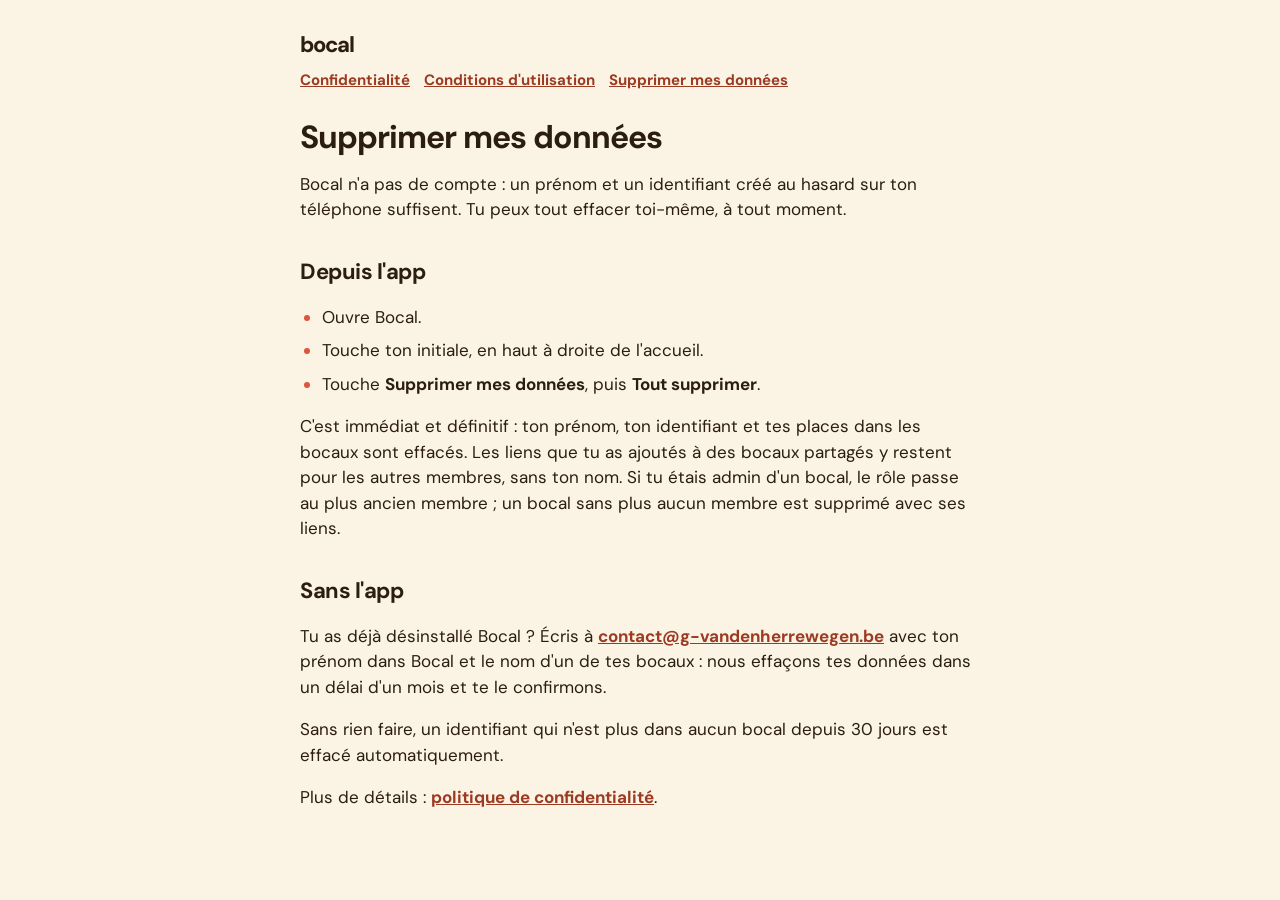
<file: delete.html>
<!doctype html>
<html lang="fr">
<head>
<meta charset="utf-8">
<meta name="viewport" content="width=device-width, initial-scale=1">
<title>Supprimer mes données · Bocal</title>
<style>
  @font-face { font-family: "DM Sans"; font-weight: 400; src: url("fonts/DMSans-Regular.woff") format("woff"); font-display: swap; }
  @font-face { font-family: "DM Sans"; font-weight: 700; src: url("fonts/DMSans-Bold.woff") format("woff"); font-display: swap; }
  @font-face { font-family: "DM Sans"; font-weight: 800; src: url("fonts/DMSans-ExtraBold.woff") format("woff"); font-display: swap; }
  :root { --paper: #FBF3E4; --ink: #2B1D12; --muted: #7A6450; --accent: #E0533D; --link: #9C3A22; }
  * { box-sizing: border-box; }
  body { margin: 0; background: var(--paper); color: var(--ink); font-family: "DM Sans", system-ui, sans-serif;
         padding: 28px 16px 60px; line-height: 1.5; font-size: 17px; }
  main { max-width: 680px; margin: 0 auto; }
  .logo { font-weight: 800; font-size: 22px; letter-spacing: -1px; text-decoration: none; color: var(--ink); }
  nav { display: flex; gap: 14px; flex-wrap: wrap; margin: 8px 0 28px; font-size: 15px; }
  h1 { font-size: 32px; line-height: 1.1; letter-spacing: -1px; margin: 0 0 8px; }
  h2 { font-size: 22px; letter-spacing: -.5px; margin: 32px 0 8px; }
  a { color: var(--link); font-weight: 700; }
  ul { padding-left: 22px; }
  li { margin-bottom: 8px; }
  li::marker { color: var(--accent); }
</style>
</head>
<body>
<main>
<a class="logo" href="./">bocal</a>
<nav><a href="privacy.html">Confidentialité</a><a href="terms.html">Conditions d&#x27;utilisation</a><a href="delete.html">Supprimer mes données</a></nav>
<h1>Supprimer mes données</h1>
<p>Bocal n'a pas de compte : un prénom et un identifiant créé au hasard sur ton téléphone suffisent. Tu peux tout effacer toi-même, à tout moment.</p>
<h2>Depuis l'app</h2>
<ul><li>Ouvre Bocal.</li><li>Touche ton initiale, en haut à droite de l'accueil.</li><li>Touche <strong>Supprimer mes données</strong>, puis <strong>Tout supprimer</strong>.</li></ul>
<p>C'est immédiat et définitif : ton prénom, ton identifiant et tes places dans les bocaux sont effacés. Les liens que tu as ajoutés à des bocaux partagés y restent pour les autres membres, sans ton nom. Si tu étais admin d'un bocal, le rôle passe au plus ancien membre ; un bocal sans plus aucun membre est supprimé avec ses liens.</p>
<h2>Sans l'app</h2>
<p>Tu as déjà désinstallé Bocal ? Écris à <a href="mailto:contact@g-vandenherrewegen.be">contact@g-vandenherrewegen.be</a> avec ton prénom dans Bocal et le nom d'un de tes bocaux : nous effaçons tes données dans un délai d'un mois et te le confirmons.</p>
<p>Sans rien faire, un identifiant qui n'est plus dans aucun bocal depuis 30 jours est effacé automatiquement.</p>
<p>Plus de détails : <a href="privacy.html">politique de confidentialité</a>.</p>
</main>
</body>
</html>
</file>
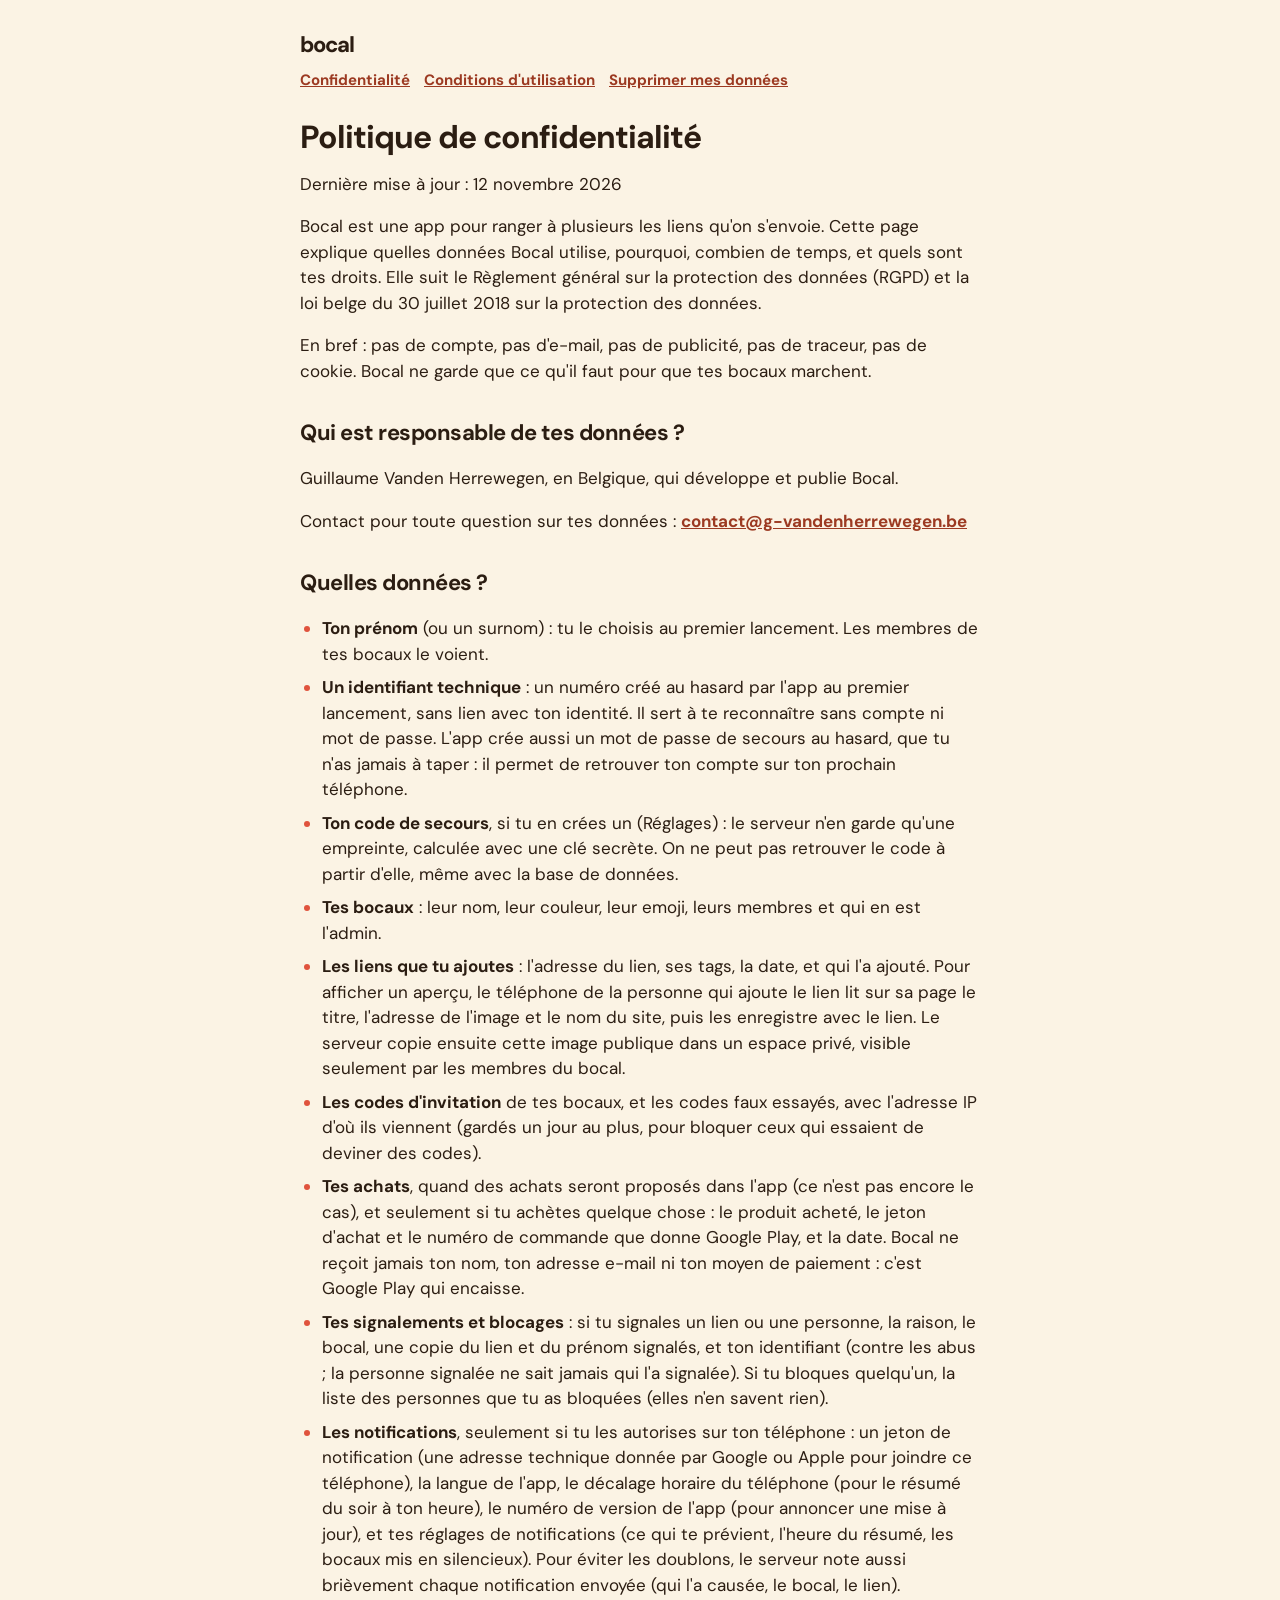
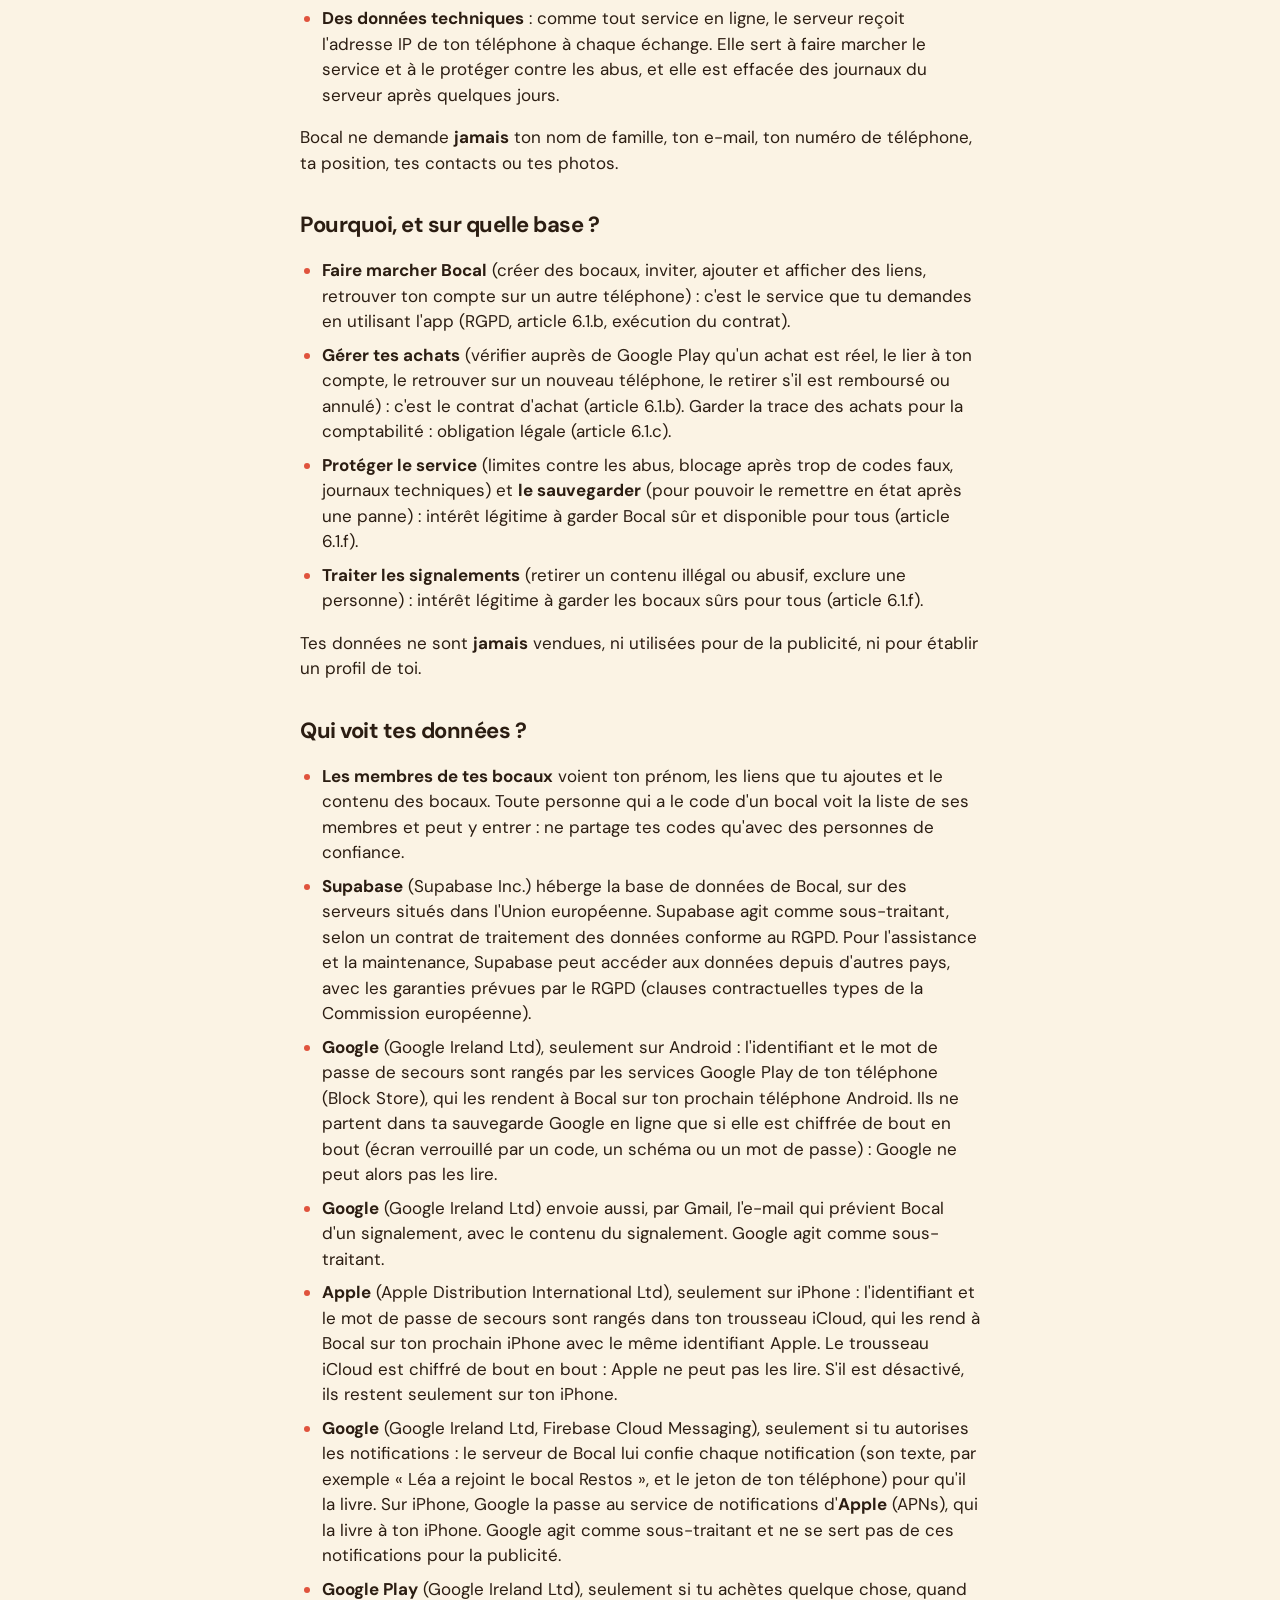
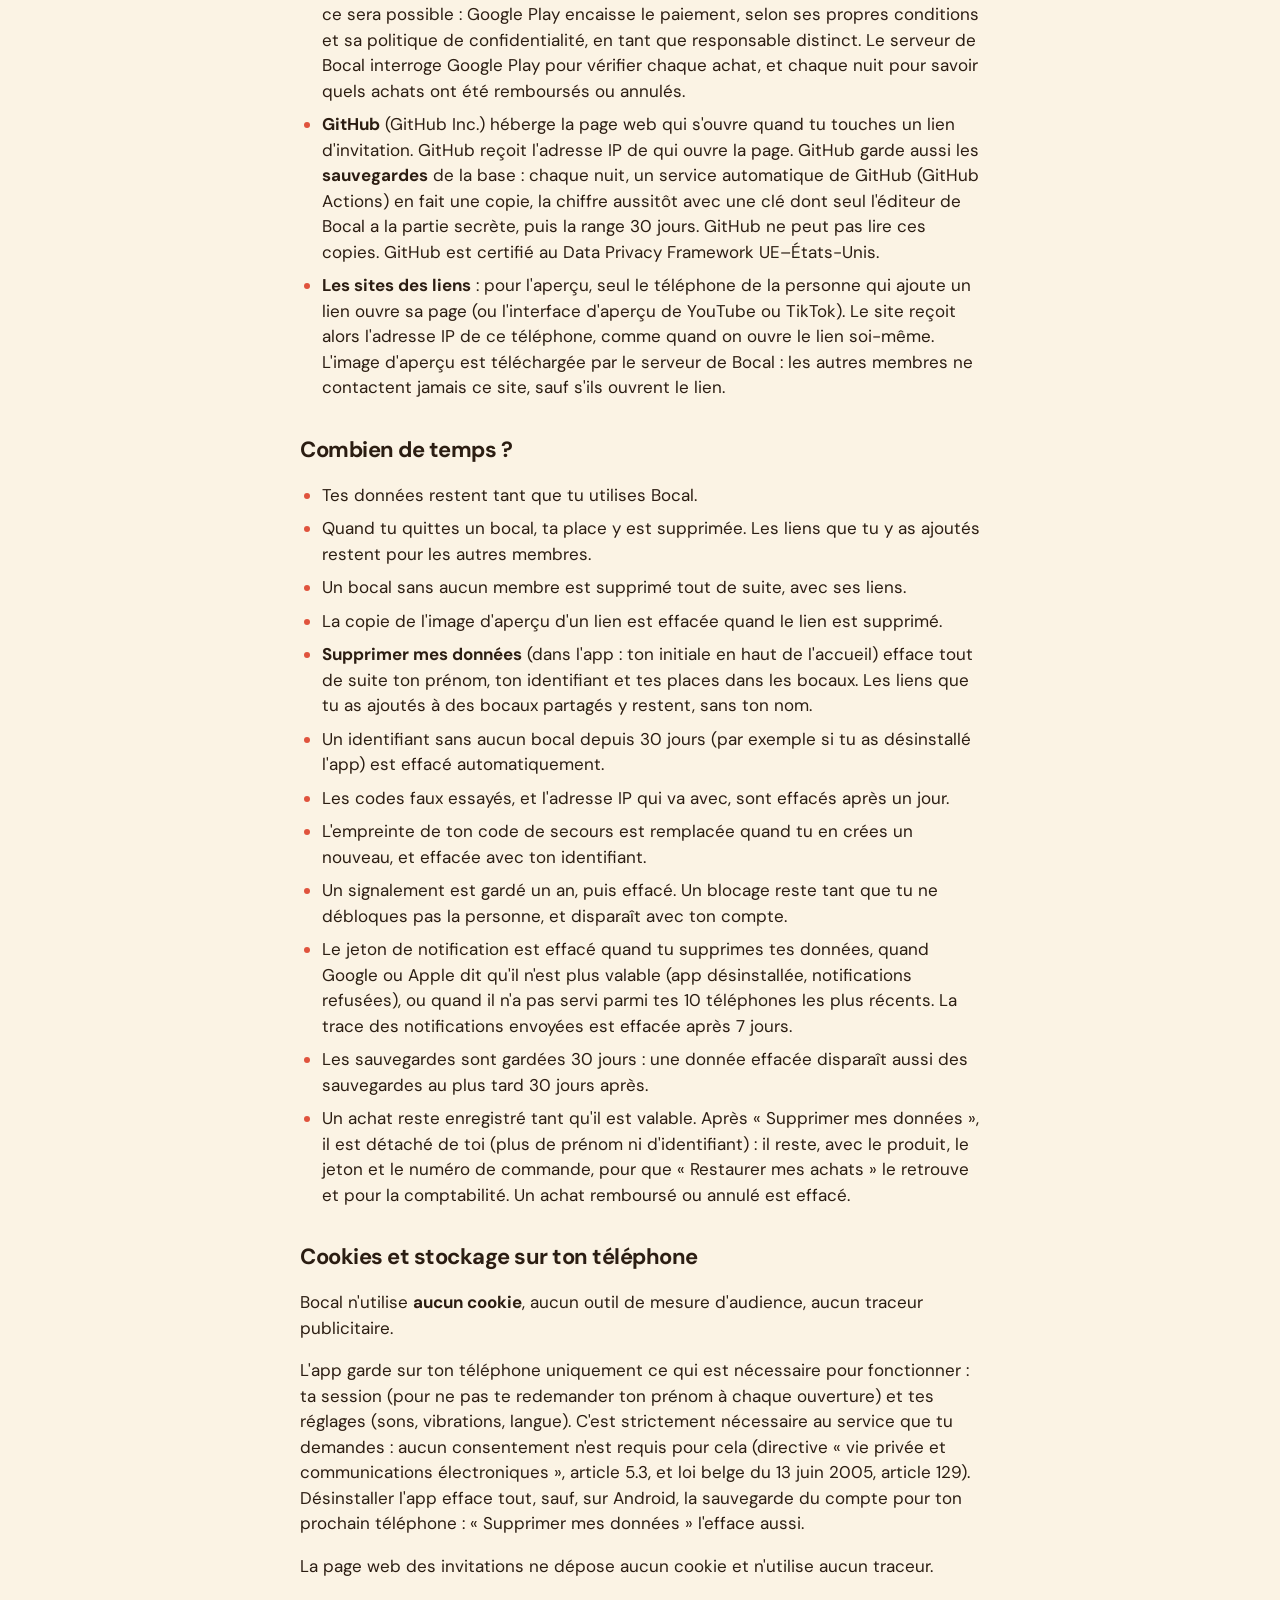
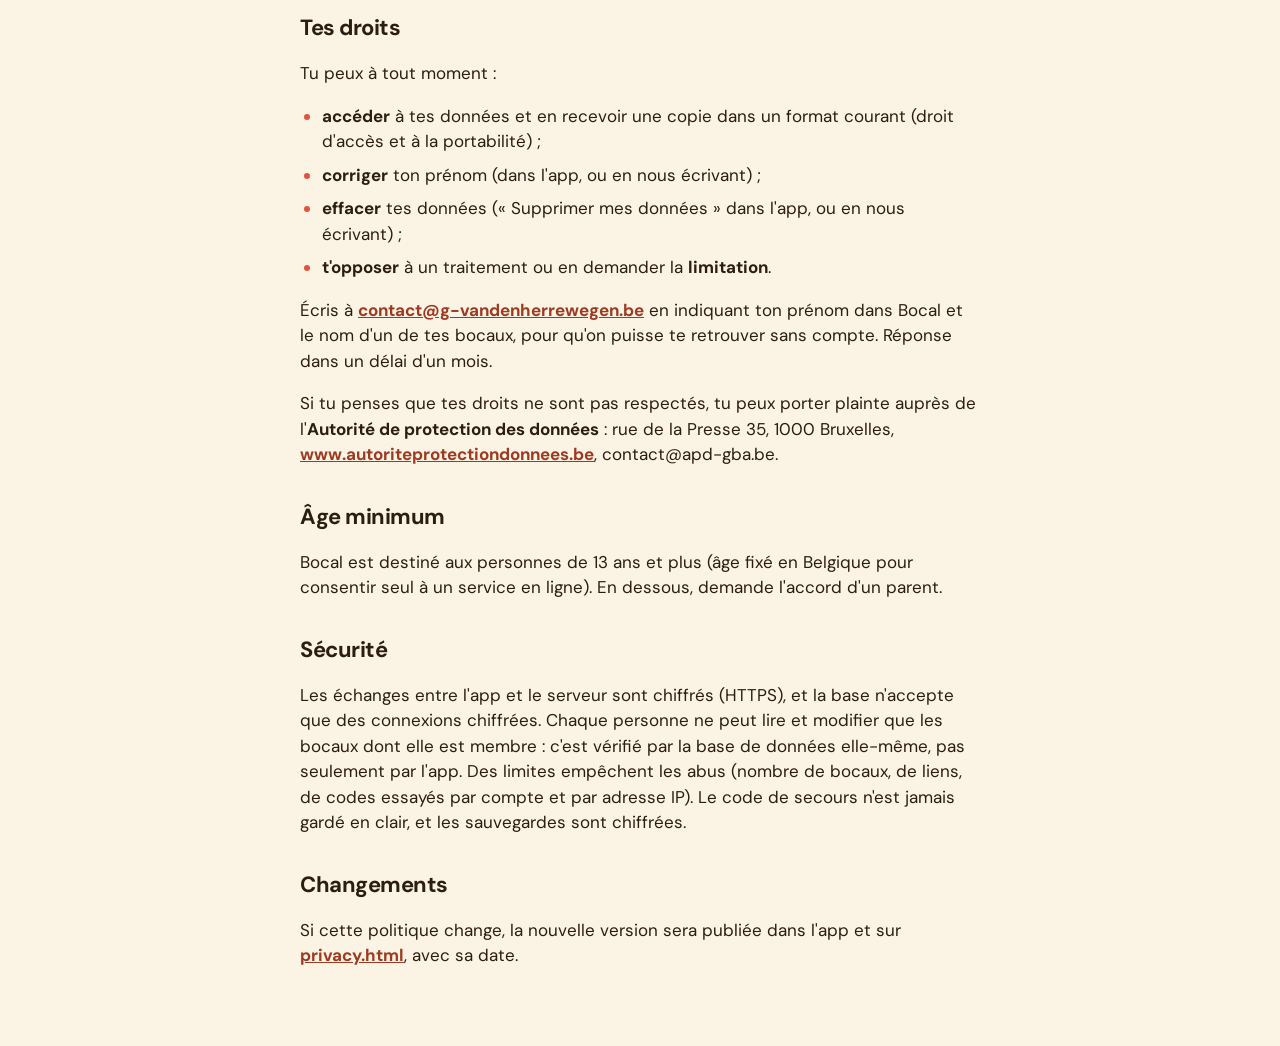
<file: privacy.html>
<!doctype html>
<html lang="fr">
<head>
<meta charset="utf-8">
<meta name="viewport" content="width=device-width, initial-scale=1">
<title>Confidentialité · Bocal</title>
<style>
  @font-face { font-family: "DM Sans"; font-weight: 400; src: url("fonts/DMSans-Regular.woff") format("woff"); font-display: swap; }
  @font-face { font-family: "DM Sans"; font-weight: 700; src: url("fonts/DMSans-Bold.woff") format("woff"); font-display: swap; }
  @font-face { font-family: "DM Sans"; font-weight: 800; src: url("fonts/DMSans-ExtraBold.woff") format("woff"); font-display: swap; }
  :root { --paper: #FBF3E4; --ink: #2B1D12; --muted: #7A6450; --accent: #E0533D; --link: #9C3A22; }
  * { box-sizing: border-box; }
  body { margin: 0; background: var(--paper); color: var(--ink); font-family: "DM Sans", system-ui, sans-serif;
         padding: 28px 16px 60px; line-height: 1.5; font-size: 17px; }
  main { max-width: 680px; margin: 0 auto; }
  .logo { font-weight: 800; font-size: 22px; letter-spacing: -1px; text-decoration: none; color: var(--ink); }
  nav { display: flex; gap: 14px; flex-wrap: wrap; margin: 8px 0 28px; font-size: 15px; }
  h1 { font-size: 32px; line-height: 1.1; letter-spacing: -1px; margin: 0 0 8px; }
  h2 { font-size: 22px; letter-spacing: -.5px; margin: 32px 0 8px; }
  a { color: var(--link); font-weight: 700; }
  ul { padding-left: 22px; }
  li { margin-bottom: 8px; }
  li::marker { color: var(--accent); }
</style>
</head>
<body>
<main>
<a class="logo" href="./">bocal</a>
<nav><a href="privacy.html">Confidentialité</a><a href="terms.html">Conditions d&#x27;utilisation</a><a href="delete.html">Supprimer mes données</a></nav>
<h1>Politique de confidentialité</h1>
<p>Dernière mise à jour : 12 novembre 2026</p>
<p>Bocal est une app pour ranger à plusieurs les liens qu'on s'envoie. Cette page explique quelles données Bocal utilise, pourquoi, combien de temps, et quels sont tes droits. Elle suit le Règlement général sur la protection des données (RGPD) et la loi belge du 30 juillet 2018 sur la protection des données.</p>
<p>En bref : pas de compte, pas d'e-mail, pas de publicité, pas de traceur, pas de cookie. Bocal ne garde que ce qu'il faut pour que tes bocaux marchent.</p>
<h2>Qui est responsable de tes données ?</h2>
<p>Guillaume Vanden Herrewegen, en Belgique, qui développe et publie Bocal.</p>
<p>Contact pour toute question sur tes données : <a href="mailto:contact@g-vandenherrewegen.be">contact@g-vandenherrewegen.be</a></p>
<h2>Quelles données ?</h2>
<ul><li><strong>Ton prénom</strong> (ou un surnom) : tu le choisis au premier lancement. Les membres de tes bocaux le voient.</li><li><strong>Un identifiant technique</strong> : un numéro créé au hasard par l'app au premier lancement, sans lien avec ton identité. Il sert à te reconnaître sans compte ni mot de passe. L'app crée aussi un mot de passe de secours au hasard, que tu n'as jamais à taper : il permet de retrouver ton compte sur ton prochain téléphone.</li><li><strong>Ton code de secours</strong>, si tu en crées un (Réglages) : le serveur n'en garde qu'une empreinte, calculée avec une clé secrète. On ne peut pas retrouver le code à partir d'elle, même avec la base de données.</li><li><strong>Tes bocaux</strong> : leur nom, leur couleur, leur emoji, leurs membres et qui en est l'admin.</li><li><strong>Les liens que tu ajoutes</strong> : l'adresse du lien, ses tags, la date, et qui l'a ajouté. Pour afficher un aperçu, le téléphone de la personne qui ajoute le lien lit sur sa page le titre, l'adresse de l'image et le nom du site, puis les enregistre avec le lien. Le serveur copie ensuite cette image publique dans un espace privé, visible seulement par les membres du bocal.</li><li><strong>Les codes d'invitation</strong> de tes bocaux, et les codes faux essayés, avec l'adresse IP d'où ils viennent (gardés un jour au plus, pour bloquer ceux qui essaient de deviner des codes).</li><li><strong>Tes achats</strong>, quand des achats seront proposés dans l'app (ce n'est pas encore le cas), et seulement si tu achètes quelque chose : le produit acheté, le jeton d'achat et le numéro de commande que donne Google Play, et la date. Bocal ne reçoit jamais ton nom, ton adresse e-mail ni ton moyen de paiement : c'est Google Play qui encaisse.</li><li><strong>Tes signalements et blocages</strong> : si tu signales un lien ou une personne, la raison, le bocal, une copie du lien et du prénom signalés, et ton identifiant (contre les abus ; la personne signalée ne sait jamais qui l'a signalée). Si tu bloques quelqu'un, la liste des personnes que tu as bloquées (elles n'en savent rien).</li><li><strong>Les notifications</strong>, seulement si tu les autorises sur ton téléphone : un jeton de notification (une adresse technique donnée par Google ou Apple pour joindre ce téléphone), la langue de l'app, le décalage horaire du téléphone (pour le résumé du soir à ton heure), le numéro de version de l'app (pour annoncer une mise à jour), et tes réglages de notifications (ce qui te prévient, l'heure du résumé, les bocaux mis en silencieux). Pour éviter les doublons, le serveur note aussi brièvement chaque notification envoyée (qui l'a causée, le bocal, le lien).</li><li><strong>Des données techniques</strong> : comme tout service en ligne, le serveur reçoit l'adresse IP de ton téléphone à chaque échange. Elle sert à faire marcher le service et à le protéger contre les abus, et elle est effacée des journaux du serveur après quelques jours.</li></ul>
<p>Bocal ne demande <strong>jamais</strong> ton nom de famille, ton e-mail, ton numéro de téléphone, ta position, tes contacts ou tes photos.</p>
<h2>Pourquoi, et sur quelle base ?</h2>
<ul><li><strong>Faire marcher Bocal</strong> (créer des bocaux, inviter, ajouter et afficher des liens, retrouver ton compte sur un autre téléphone) : c'est le service que tu demandes en utilisant l'app (RGPD, article 6.1.b, exécution du contrat).</li><li><strong>Gérer tes achats</strong> (vérifier auprès de Google Play qu'un achat est réel, le lier à ton compte, le retrouver sur un nouveau téléphone, le retirer s'il est remboursé ou annulé) : c'est le contrat d'achat (article 6.1.b). Garder la trace des achats pour la comptabilité : obligation légale (article 6.1.c).</li><li><strong>Protéger le service</strong> (limites contre les abus, blocage après trop de codes faux, journaux techniques) et <strong>le sauvegarder</strong> (pour pouvoir le remettre en état après une panne) : intérêt légitime à garder Bocal sûr et disponible pour tous (article 6.1.f).</li><li><strong>Traiter les signalements</strong> (retirer un contenu illégal ou abusif, exclure une personne) : intérêt légitime à garder les bocaux sûrs pour tous (article 6.1.f).</li></ul>
<p>Tes données ne sont <strong>jamais</strong> vendues, ni utilisées pour de la publicité, ni pour établir un profil de toi.</p>
<h2>Qui voit tes données ?</h2>
<ul><li><strong>Les membres de tes bocaux</strong> voient ton prénom, les liens que tu ajoutes et le contenu des bocaux. Toute personne qui a le code d'un bocal voit la liste de ses membres et peut y entrer : ne partage tes codes qu'avec des personnes de confiance.</li><li><strong>Supabase</strong> (Supabase Inc.) héberge la base de données de Bocal, sur des serveurs situés dans l'Union européenne. Supabase agit comme sous-traitant, selon un contrat de traitement des données conforme au RGPD. Pour l'assistance et la maintenance, Supabase peut accéder aux données depuis d'autres pays, avec les garanties prévues par le RGPD (clauses contractuelles types de la Commission européenne).</li><li><strong>Google</strong> (Google Ireland Ltd), seulement sur Android : l'identifiant et le mot de passe de secours sont rangés par les services Google Play de ton téléphone (Block Store), qui les rendent à Bocal sur ton prochain téléphone Android. Ils ne partent dans ta sauvegarde Google en ligne que si elle est chiffrée de bout en bout (écran verrouillé par un code, un schéma ou un mot de passe) : Google ne peut alors pas les lire.</li><li><strong>Google</strong> (Google Ireland Ltd) envoie aussi, par Gmail, l'e-mail qui prévient Bocal d'un signalement, avec le contenu du signalement. Google agit comme sous-traitant.</li><li><strong>Apple</strong> (Apple Distribution International Ltd), seulement sur iPhone : l'identifiant et le mot de passe de secours sont rangés dans ton trousseau iCloud, qui les rend à Bocal sur ton prochain iPhone avec le même identifiant Apple. Le trousseau iCloud est chiffré de bout en bout : Apple ne peut pas les lire. S'il est désactivé, ils restent seulement sur ton iPhone.</li><li><strong>Google</strong> (Google Ireland Ltd, Firebase Cloud Messaging), seulement si tu autorises les notifications : le serveur de Bocal lui confie chaque notification (son texte, par exemple « Léa a rejoint le bocal Restos », et le jeton de ton téléphone) pour qu'il la livre. Sur iPhone, Google la passe au service de notifications d'<strong>Apple</strong> (APNs), qui la livre à ton iPhone. Google agit comme sous-traitant et ne se sert pas de ces notifications pour la publicité.</li><li><strong>Google Play</strong> (Google Ireland Ltd), seulement si tu achètes quelque chose, quand ce sera possible : Google Play encaisse le paiement, selon ses propres conditions et sa politique de confidentialité, en tant que responsable distinct. Le serveur de Bocal interroge Google Play pour vérifier chaque achat, et chaque nuit pour savoir quels achats ont été remboursés ou annulés.</li><li><strong>GitHub</strong> (GitHub Inc.) héberge la page web qui s'ouvre quand tu touches un lien d'invitation. GitHub reçoit l'adresse IP de qui ouvre la page. GitHub garde aussi les <strong>sauvegardes</strong> de la base : chaque nuit, un service automatique de GitHub (GitHub Actions) en fait une copie, la chiffre aussitôt avec une clé dont seul l'éditeur de Bocal a la partie secrète, puis la range 30 jours. GitHub ne peut pas lire ces copies. GitHub est certifié au Data Privacy Framework UE–États-Unis.</li><li><strong>Les sites des liens</strong> : pour l'aperçu, seul le téléphone de la personne qui ajoute un lien ouvre sa page (ou l'interface d'aperçu de YouTube ou TikTok). Le site reçoit alors l'adresse IP de ce téléphone, comme quand on ouvre le lien soi-même. L'image d'aperçu est téléchargée par le serveur de Bocal : les autres membres ne contactent jamais ce site, sauf s'ils ouvrent le lien.</li></ul>
<h2>Combien de temps ?</h2>
<ul><li>Tes données restent tant que tu utilises Bocal.</li><li>Quand tu quittes un bocal, ta place y est supprimée. Les liens que tu y as ajoutés restent pour les autres membres.</li><li>Un bocal sans aucun membre est supprimé tout de suite, avec ses liens.</li><li>La copie de l'image d'aperçu d'un lien est effacée quand le lien est supprimé.</li><li><strong>Supprimer mes données</strong> (dans l'app : ton initiale en haut de l'accueil) efface tout de suite ton prénom, ton identifiant et tes places dans les bocaux. Les liens que tu as ajoutés à des bocaux partagés y restent, sans ton nom.</li><li>Un identifiant sans aucun bocal depuis 30 jours (par exemple si tu as désinstallé l'app) est effacé automatiquement.</li><li>Les codes faux essayés, et l'adresse IP qui va avec, sont effacés après un jour.</li><li>L'empreinte de ton code de secours est remplacée quand tu en crées un nouveau, et effacée avec ton identifiant.</li><li>Un signalement est gardé un an, puis effacé. Un blocage reste tant que tu ne débloques pas la personne, et disparaît avec ton compte.</li><li>Le jeton de notification est effacé quand tu supprimes tes données, quand Google ou Apple dit qu'il n'est plus valable (app désinstallée, notifications refusées), ou quand il n'a pas servi parmi tes 10 téléphones les plus récents. La trace des notifications envoyées est effacée après 7 jours.</li><li>Les sauvegardes sont gardées 30 jours : une donnée effacée disparaît aussi des sauvegardes au plus tard 30 jours après.</li><li>Un achat reste enregistré tant qu'il est valable. Après « Supprimer mes données », il est détaché de toi (plus de prénom ni d'identifiant) : il reste, avec le produit, le jeton et le numéro de commande, pour que « Restaurer mes achats » le retrouve et pour la comptabilité. Un achat remboursé ou annulé est effacé.</li></ul>
<h2>Cookies et stockage sur ton téléphone</h2>
<p>Bocal n'utilise <strong>aucun cookie</strong>, aucun outil de mesure d'audience, aucun traceur publicitaire.</p>
<p>L'app garde sur ton téléphone uniquement ce qui est nécessaire pour fonctionner : ta session (pour ne pas te redemander ton prénom à chaque ouverture) et tes réglages (sons, vibrations, langue). C'est strictement nécessaire au service que tu demandes : aucun consentement n'est requis pour cela (directive « vie privée et communications électroniques », article 5.3, et loi belge du 13 juin 2005, article 129). Désinstaller l'app efface tout, sauf, sur Android, la sauvegarde du compte pour ton prochain téléphone : « Supprimer mes données » l'efface aussi.</p>
<p>La page web des invitations ne dépose aucun cookie et n'utilise aucun traceur.</p>
<h2>Tes droits</h2>
<p>Tu peux à tout moment :</p>
<ul><li><strong>accéder</strong> à tes données et en recevoir une copie dans un format courant (droit d'accès et à la portabilité) ;</li><li><strong>corriger</strong> ton prénom (dans l'app, ou en nous écrivant) ;</li><li><strong>effacer</strong> tes données (« Supprimer mes données » dans l'app, ou en nous écrivant) ;</li><li><strong>t'opposer</strong> à un traitement ou en demander la <strong>limitation</strong>.</li></ul>
<p>Écris à <a href="mailto:contact@g-vandenherrewegen.be">contact@g-vandenherrewegen.be</a> en indiquant ton prénom dans Bocal et le nom d'un de tes bocaux, pour qu'on puisse te retrouver sans compte. Réponse dans un délai d'un mois.</p>
<p>Si tu penses que tes droits ne sont pas respectés, tu peux porter plainte auprès de l'<strong>Autorité de protection des données</strong> : rue de la Presse 35, 1000 Bruxelles, <a href="https://www.autoriteprotectiondonnees.be">www.autoriteprotectiondonnees.be</a>, contact@apd-gba.be.</p>
<h2>Âge minimum</h2>
<p>Bocal est destiné aux personnes de 13 ans et plus (âge fixé en Belgique pour consentir seul à un service en ligne). En dessous, demande l'accord d'un parent.</p>
<h2>Sécurité</h2>
<p>Les échanges entre l'app et le serveur sont chiffrés (HTTPS), et la base n'accepte que des connexions chiffrées. Chaque personne ne peut lire et modifier que les bocaux dont elle est membre : c'est vérifié par la base de données elle-même, pas seulement par l'app. Des limites empêchent les abus (nombre de bocaux, de liens, de codes essayés par compte et par adresse IP). Le code de secours n'est jamais gardé en clair, et les sauvegardes sont chiffrées.</p>
<h2>Changements</h2>
<p>Si cette politique change, la nouvelle version sera publiée dans l'app et sur <a href="privacy.html">privacy.html</a>, avec sa date.</p>
</main>
</body>
</html>
</file>
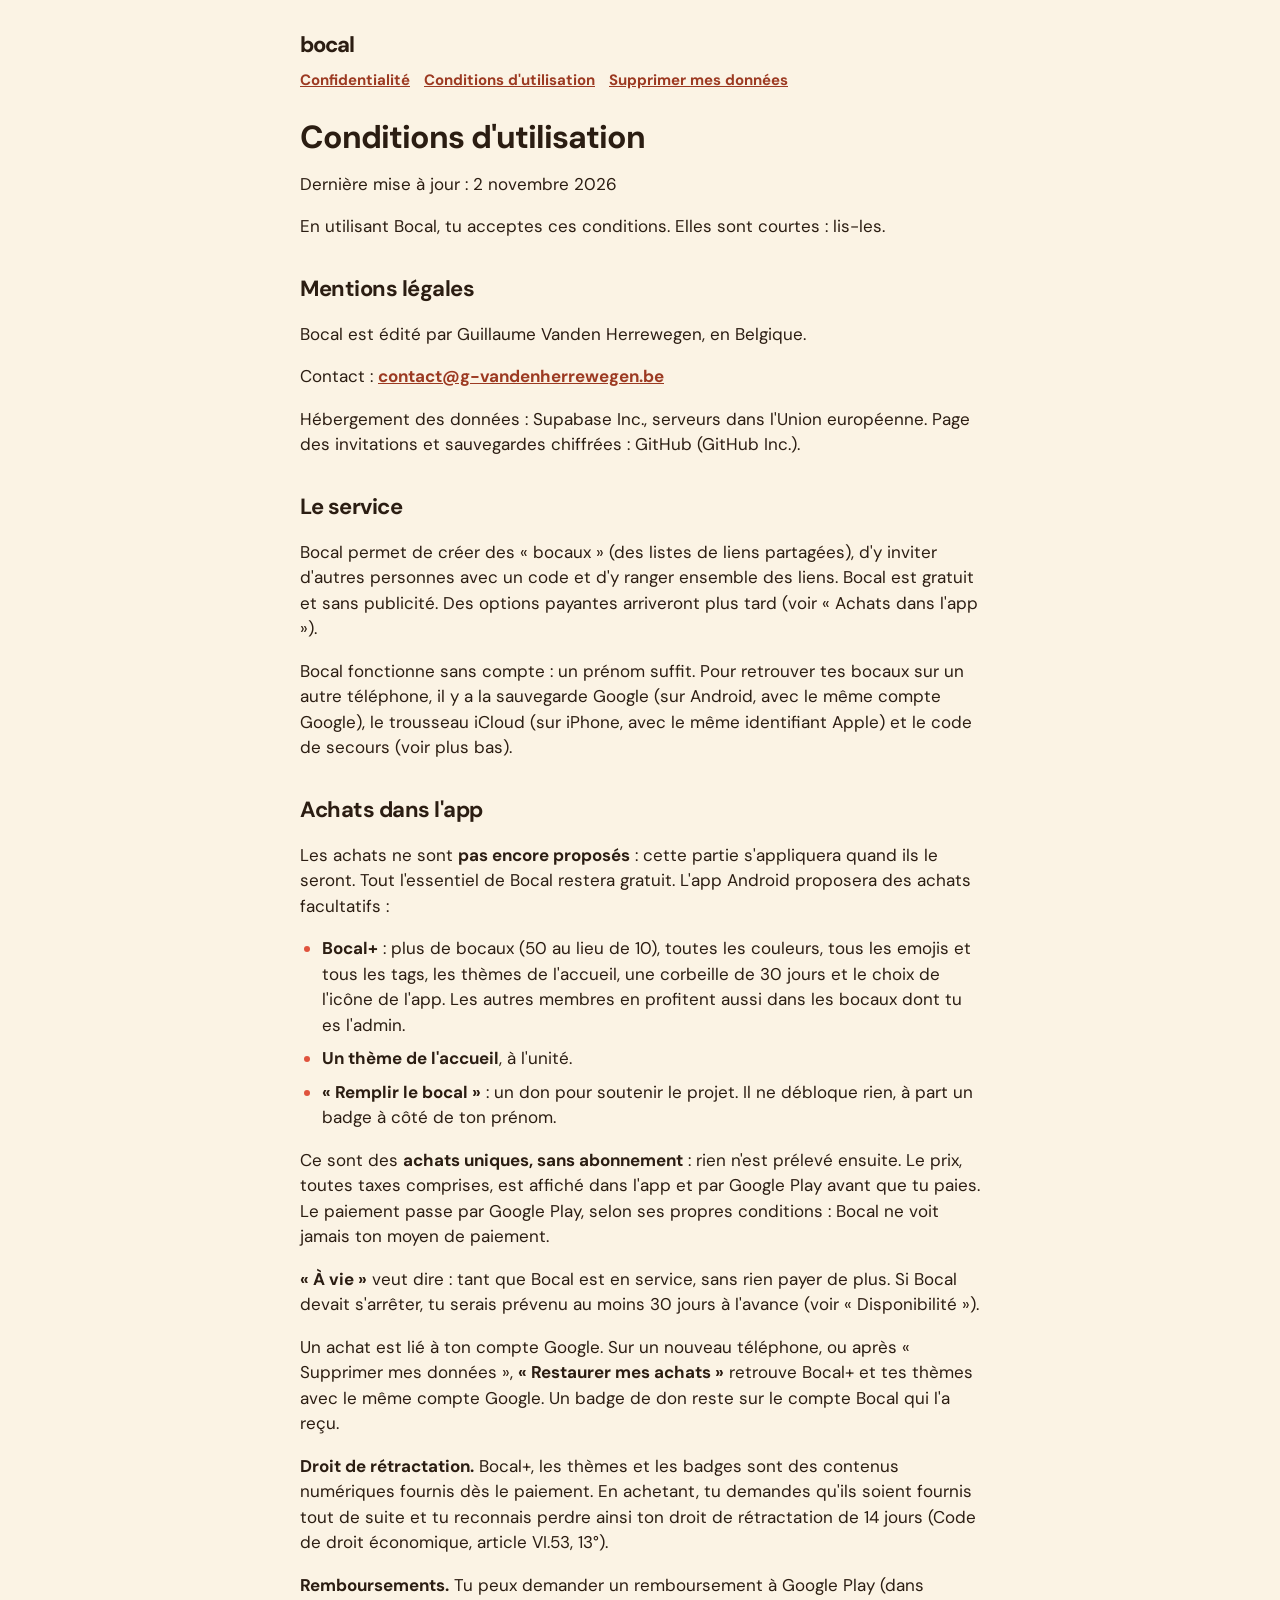
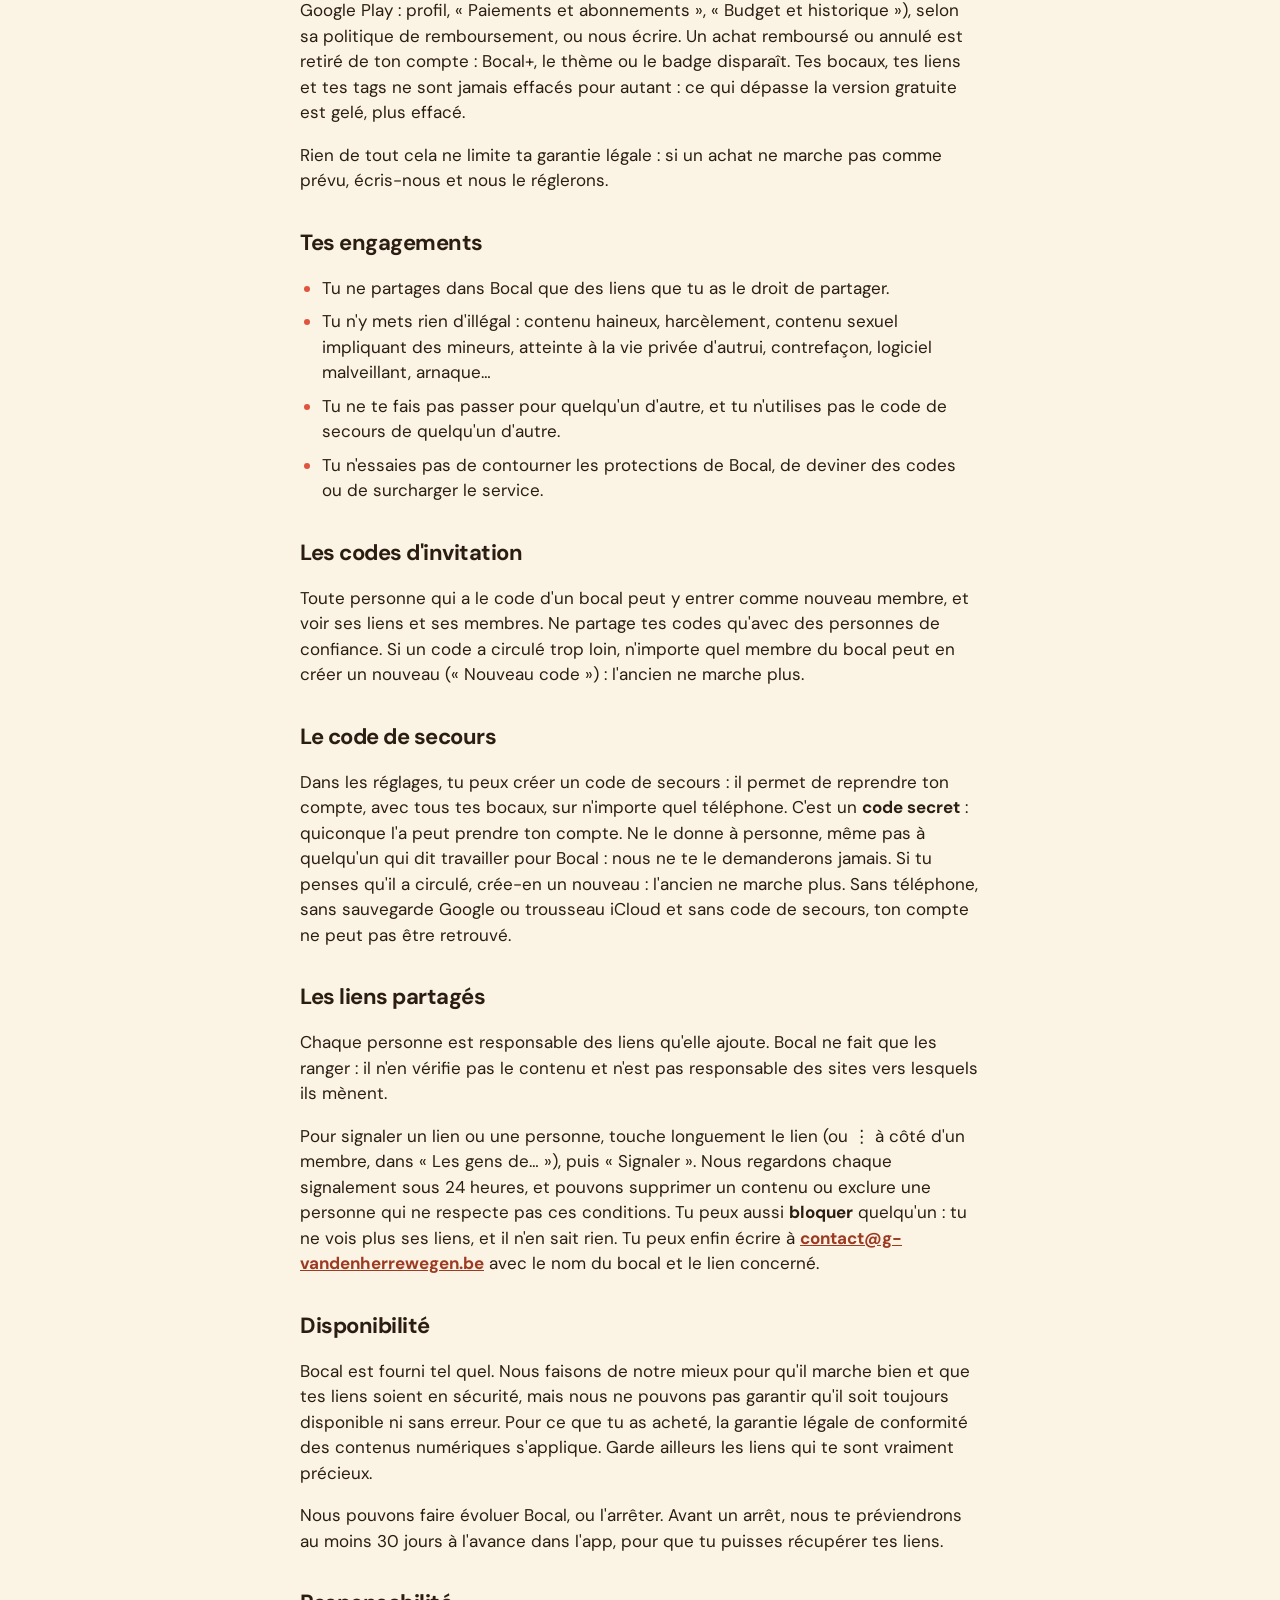
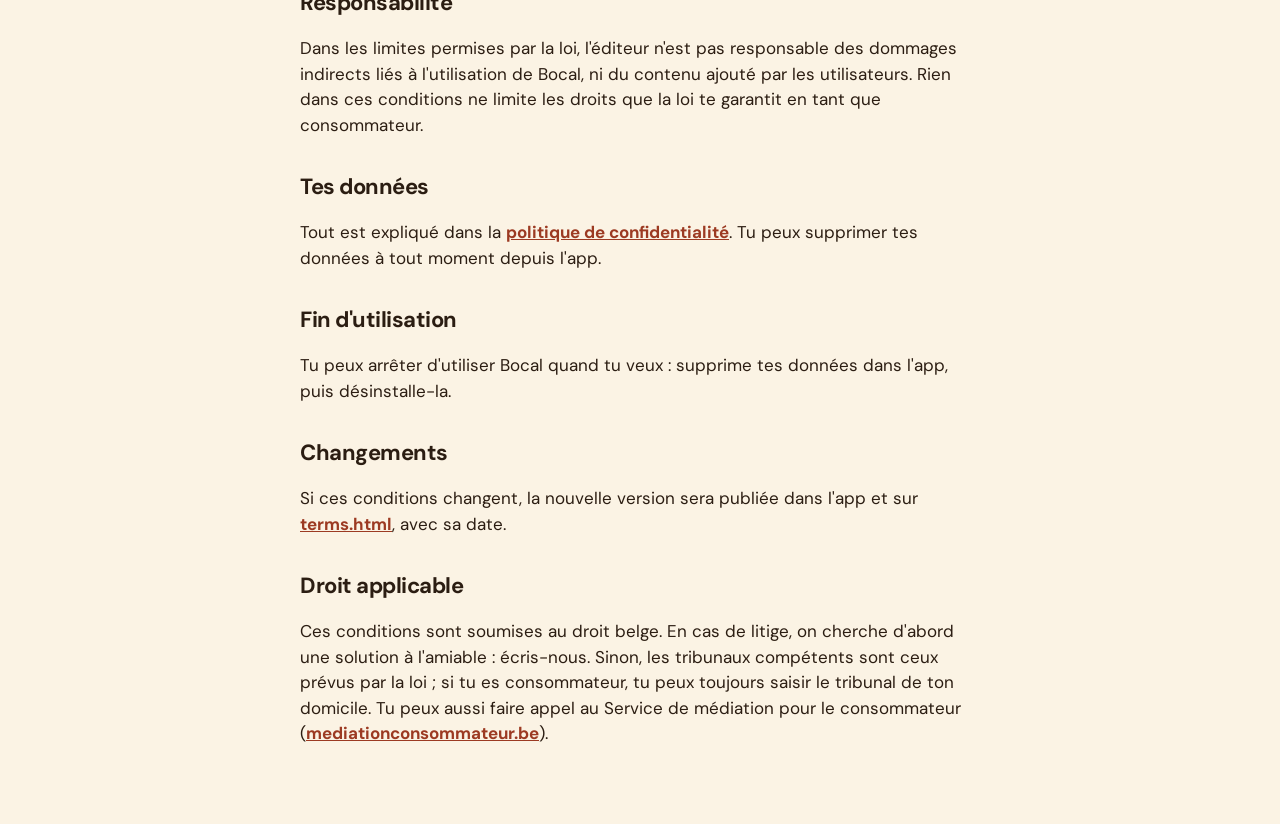
<file: terms.html>
<!doctype html>
<html lang="fr">
<head>
<meta charset="utf-8">
<meta name="viewport" content="width=device-width, initial-scale=1">
<title>Conditions d&#x27;utilisation · Bocal</title>
<style>
  @font-face { font-family: "DM Sans"; font-weight: 400; src: url("fonts/DMSans-Regular.woff") format("woff"); font-display: swap; }
  @font-face { font-family: "DM Sans"; font-weight: 700; src: url("fonts/DMSans-Bold.woff") format("woff"); font-display: swap; }
  @font-face { font-family: "DM Sans"; font-weight: 800; src: url("fonts/DMSans-ExtraBold.woff") format("woff"); font-display: swap; }
  :root { --paper: #FBF3E4; --ink: #2B1D12; --muted: #7A6450; --accent: #E0533D; --link: #9C3A22; }
  * { box-sizing: border-box; }
  body { margin: 0; background: var(--paper); color: var(--ink); font-family: "DM Sans", system-ui, sans-serif;
         padding: 28px 16px 60px; line-height: 1.5; font-size: 17px; }
  main { max-width: 680px; margin: 0 auto; }
  .logo { font-weight: 800; font-size: 22px; letter-spacing: -1px; text-decoration: none; color: var(--ink); }
  nav { display: flex; gap: 14px; flex-wrap: wrap; margin: 8px 0 28px; font-size: 15px; }
  h1 { font-size: 32px; line-height: 1.1; letter-spacing: -1px; margin: 0 0 8px; }
  h2 { font-size: 22px; letter-spacing: -.5px; margin: 32px 0 8px; }
  a { color: var(--link); font-weight: 700; }
  ul { padding-left: 22px; }
  li { margin-bottom: 8px; }
  li::marker { color: var(--accent); }
</style>
</head>
<body>
<main>
<a class="logo" href="./">bocal</a>
<nav><a href="privacy.html">Confidentialité</a><a href="terms.html">Conditions d&#x27;utilisation</a><a href="delete.html">Supprimer mes données</a></nav>
<h1>Conditions d'utilisation</h1>
<p>Dernière mise à jour : 2 novembre 2026</p>
<p>En utilisant Bocal, tu acceptes ces conditions. Elles sont courtes : lis-les.</p>
<h2>Mentions légales</h2>
<p>Bocal est édité par Guillaume Vanden Herrewegen, en Belgique.</p>
<p>Contact : <a href="mailto:contact@g-vandenherrewegen.be">contact@g-vandenherrewegen.be</a></p>
<p>Hébergement des données : Supabase Inc., serveurs dans l'Union européenne. Page des invitations et sauvegardes chiffrées : GitHub (GitHub Inc.).</p>
<h2>Le service</h2>
<p>Bocal permet de créer des « bocaux » (des listes de liens partagées), d'y inviter d'autres personnes avec un code et d'y ranger ensemble des liens. Bocal est gratuit et sans publicité. Des options payantes arriveront plus tard (voir « Achats dans l'app »).</p>
<p>Bocal fonctionne sans compte : un prénom suffit. Pour retrouver tes bocaux sur un autre téléphone, il y a la sauvegarde Google (sur Android, avec le même compte Google), le trousseau iCloud (sur iPhone, avec le même identifiant Apple) et le code de secours (voir plus bas).</p>
<h2>Achats dans l'app</h2>
<p>Les achats ne sont <strong>pas encore proposés</strong> : cette partie s'appliquera quand ils le seront. Tout l'essentiel de Bocal restera gratuit. L'app Android proposera des achats facultatifs :</p>
<ul><li><strong>Bocal+</strong> : plus de bocaux (50 au lieu de 10), toutes les couleurs, tous les emojis et tous les tags, les thèmes de l'accueil, une corbeille de 30 jours et le choix de l'icône de l'app. Les autres membres en profitent aussi dans les bocaux dont tu es l'admin.</li><li><strong>Un thème de l'accueil</strong>, à l'unité.</li><li><strong>« Remplir le bocal »</strong> : un don pour soutenir le projet. Il ne débloque rien, à part un badge à côté de ton prénom.</li></ul>
<p>Ce sont des <strong>achats uniques, sans abonnement</strong> : rien n'est prélevé ensuite. Le prix, toutes taxes comprises, est affiché dans l'app et par Google Play avant que tu paies. Le paiement passe par Google Play, selon ses propres conditions : Bocal ne voit jamais ton moyen de paiement.</p>
<p><strong>« À vie »</strong> veut dire : tant que Bocal est en service, sans rien payer de plus. Si Bocal devait s'arrêter, tu serais prévenu au moins 30 jours à l'avance (voir « Disponibilité »).</p>
<p>Un achat est lié à ton compte Google. Sur un nouveau téléphone, ou après « Supprimer mes données », <strong>« Restaurer mes achats »</strong> retrouve Bocal+ et tes thèmes avec le même compte Google. Un badge de don reste sur le compte Bocal qui l'a reçu.</p>
<p><strong>Droit de rétractation.</strong> Bocal+, les thèmes et les badges sont des contenus numériques fournis dès le paiement. En achetant, tu demandes qu'ils soient fournis tout de suite et tu reconnais perdre ainsi ton droit de rétractation de 14 jours (Code de droit économique, article VI.53, 13°).</p>
<p><strong>Remboursements.</strong> Tu peux demander un remboursement à Google Play (dans Google Play : profil, « Paiements et abonnements », « Budget et historique »), selon sa politique de remboursement, ou nous écrire. Un achat remboursé ou annulé est retiré de ton compte : Bocal+, le thème ou le badge disparaît. Tes bocaux, tes liens et tes tags ne sont jamais effacés pour autant : ce qui dépasse la version gratuite est gelé, plus effacé.</p>
<p>Rien de tout cela ne limite ta garantie légale : si un achat ne marche pas comme prévu, écris-nous et nous le réglerons.</p>
<h2>Tes engagements</h2>
<ul><li>Tu ne partages dans Bocal que des liens que tu as le droit de partager.</li><li>Tu n'y mets rien d'illégal : contenu haineux, harcèlement, contenu sexuel impliquant des mineurs, atteinte à la vie privée d'autrui, contrefaçon, logiciel malveillant, arnaque…</li><li>Tu ne te fais pas passer pour quelqu'un d'autre, et tu n'utilises pas le code de secours de quelqu'un d'autre.</li><li>Tu n'essaies pas de contourner les protections de Bocal, de deviner des codes ou de surcharger le service.</li></ul>
<h2>Les codes d'invitation</h2>
<p>Toute personne qui a le code d'un bocal peut y entrer comme nouveau membre, et voir ses liens et ses membres. Ne partage tes codes qu'avec des personnes de confiance. Si un code a circulé trop loin, n'importe quel membre du bocal peut en créer un nouveau (« Nouveau code ») : l'ancien ne marche plus.</p>
<h2>Le code de secours</h2>
<p>Dans les réglages, tu peux créer un code de secours : il permet de reprendre ton compte, avec tous tes bocaux, sur n'importe quel téléphone. C'est un <strong>code secret</strong> : quiconque l'a peut prendre ton compte. Ne le donne à personne, même pas à quelqu'un qui dit travailler pour Bocal : nous ne te le demanderons jamais. Si tu penses qu'il a circulé, crée-en un nouveau : l'ancien ne marche plus. Sans téléphone, sans sauvegarde Google ou trousseau iCloud et sans code de secours, ton compte ne peut pas être retrouvé.</p>
<h2>Les liens partagés</h2>
<p>Chaque personne est responsable des liens qu'elle ajoute. Bocal ne fait que les ranger : il n'en vérifie pas le contenu et n'est pas responsable des sites vers lesquels ils mènent.</p>
<p>Pour signaler un lien ou une personne, touche longuement le lien (ou ⋮ à côté d'un membre, dans « Les gens de… »), puis « Signaler ». Nous regardons chaque signalement sous 24 heures, et pouvons supprimer un contenu ou exclure une personne qui ne respecte pas ces conditions. Tu peux aussi <strong>bloquer</strong> quelqu'un : tu ne vois plus ses liens, et il n'en sait rien. Tu peux enfin écrire à <a href="mailto:contact@g-vandenherrewegen.be">contact@g-vandenherrewegen.be</a> avec le nom du bocal et le lien concerné.</p>
<h2>Disponibilité</h2>
<p>Bocal est fourni tel quel. Nous faisons de notre mieux pour qu'il marche bien et que tes liens soient en sécurité, mais nous ne pouvons pas garantir qu'il soit toujours disponible ni sans erreur. Pour ce que tu as acheté, la garantie légale de conformité des contenus numériques s'applique. Garde ailleurs les liens qui te sont vraiment précieux.</p>
<p>Nous pouvons faire évoluer Bocal, ou l'arrêter. Avant un arrêt, nous te préviendrons au moins 30 jours à l'avance dans l'app, pour que tu puisses récupérer tes liens.</p>
<h2>Responsabilité</h2>
<p>Dans les limites permises par la loi, l'éditeur n'est pas responsable des dommages indirects liés à l'utilisation de Bocal, ni du contenu ajouté par les utilisateurs. Rien dans ces conditions ne limite les droits que la loi te garantit en tant que consommateur.</p>
<h2>Tes données</h2>
<p>Tout est expliqué dans la <a href="privacy.html">politique de confidentialité</a>. Tu peux supprimer tes données à tout moment depuis l'app.</p>
<h2>Fin d'utilisation</h2>
<p>Tu peux arrêter d'utiliser Bocal quand tu veux : supprime tes données dans l'app, puis désinstalle-la.</p>
<h2>Changements</h2>
<p>Si ces conditions changent, la nouvelle version sera publiée dans l'app et sur <a href="terms.html">terms.html</a>, avec sa date.</p>
<h2>Droit applicable</h2>
<p>Ces conditions sont soumises au droit belge. En cas de litige, on cherche d'abord une solution à l'amiable : écris-nous. Sinon, les tribunaux compétents sont ceux prévus par la loi ; si tu es consommateur, tu peux toujours saisir le tribunal de ton domicile. Tu peux aussi faire appel au Service de médiation pour le consommateur (<a href="https://mediationconsommateur.be">mediationconsommateur.be</a>).</p>
</main>
</body>
</html>
</file>
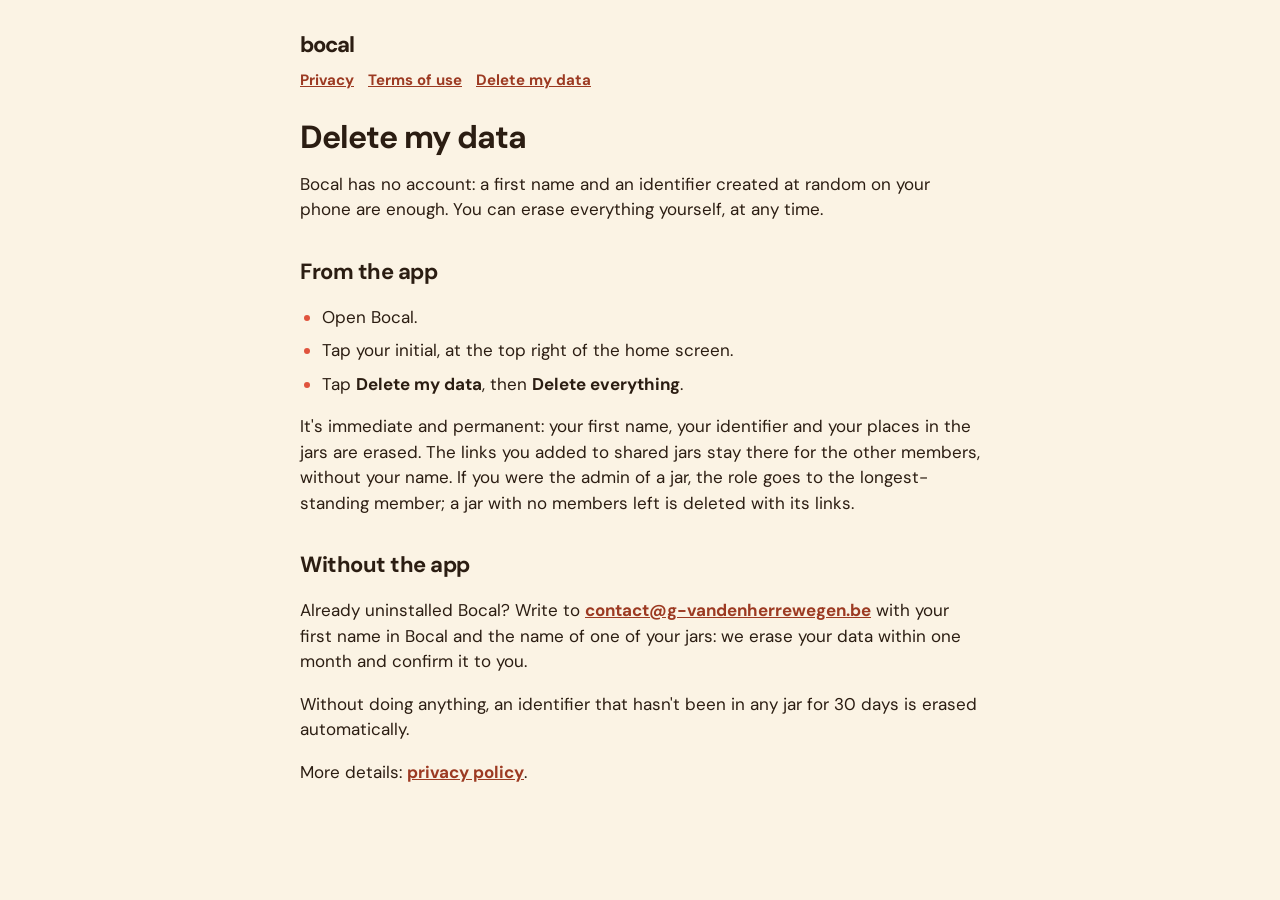
<file: en/delete.html>
<!doctype html>
<html lang="en">
<head>
<meta charset="utf-8">
<meta name="viewport" content="width=device-width, initial-scale=1">
<title>Delete my data · Bocal</title>
<style>
  @font-face { font-family: "DM Sans"; font-weight: 400; src: url("../fonts/DMSans-Regular.woff") format("woff"); font-display: swap; }
  @font-face { font-family: "DM Sans"; font-weight: 700; src: url("../fonts/DMSans-Bold.woff") format("woff"); font-display: swap; }
  @font-face { font-family: "DM Sans"; font-weight: 800; src: url("../fonts/DMSans-ExtraBold.woff") format("woff"); font-display: swap; }
  :root { --paper: #FBF3E4; --ink: #2B1D12; --muted: #7A6450; --accent: #E0533D; --link: #9C3A22; }
  * { box-sizing: border-box; }
  body { margin: 0; background: var(--paper); color: var(--ink); font-family: "DM Sans", system-ui, sans-serif;
         padding: 28px 16px 60px; line-height: 1.5; font-size: 17px; }
  main { max-width: 680px; margin: 0 auto; }
  .logo { font-weight: 800; font-size: 22px; letter-spacing: -1px; text-decoration: none; color: var(--ink); }
  nav { display: flex; gap: 14px; flex-wrap: wrap; margin: 8px 0 28px; font-size: 15px; }
  h1 { font-size: 32px; line-height: 1.1; letter-spacing: -1px; margin: 0 0 8px; }
  h2 { font-size: 22px; letter-spacing: -.5px; margin: 32px 0 8px; }
  a { color: var(--link); font-weight: 700; }
  ul { padding-left: 22px; }
  li { margin-bottom: 8px; }
  li::marker { color: var(--accent); }
</style>
</head>
<body>
<main>
<a class="logo" href="./">bocal</a>
<nav><a href="privacy.html">Privacy</a><a href="terms.html">Terms of use</a><a href="delete.html">Delete my data</a></nav>
<h1>Delete my data</h1>
<p>Bocal has no account: a first name and an identifier created at random on your phone are enough. You can erase everything yourself, at any time.</p>
<h2>From the app</h2>
<ul><li>Open Bocal.</li><li>Tap your initial, at the top right of the home screen.</li><li>Tap <strong>Delete my data</strong>, then <strong>Delete everything</strong>.</li></ul>
<p>It's immediate and permanent: your first name, your identifier and your places in the jars are erased. The links you added to shared jars stay there for the other members, without your name. If you were the admin of a jar, the role goes to the longest-standing member; a jar with no members left is deleted with its links.</p>
<h2>Without the app</h2>
<p>Already uninstalled Bocal? Write to <a href="mailto:contact@g-vandenherrewegen.be">contact@g-vandenherrewegen.be</a> with your first name in Bocal and the name of one of your jars: we erase your data within one month and confirm it to you.</p>
<p>Without doing anything, an identifier that hasn't been in any jar for 30 days is erased automatically.</p>
<p>More details: <a href="privacy.html">privacy policy</a>.</p>
</main>
</body>
</html>
</file>
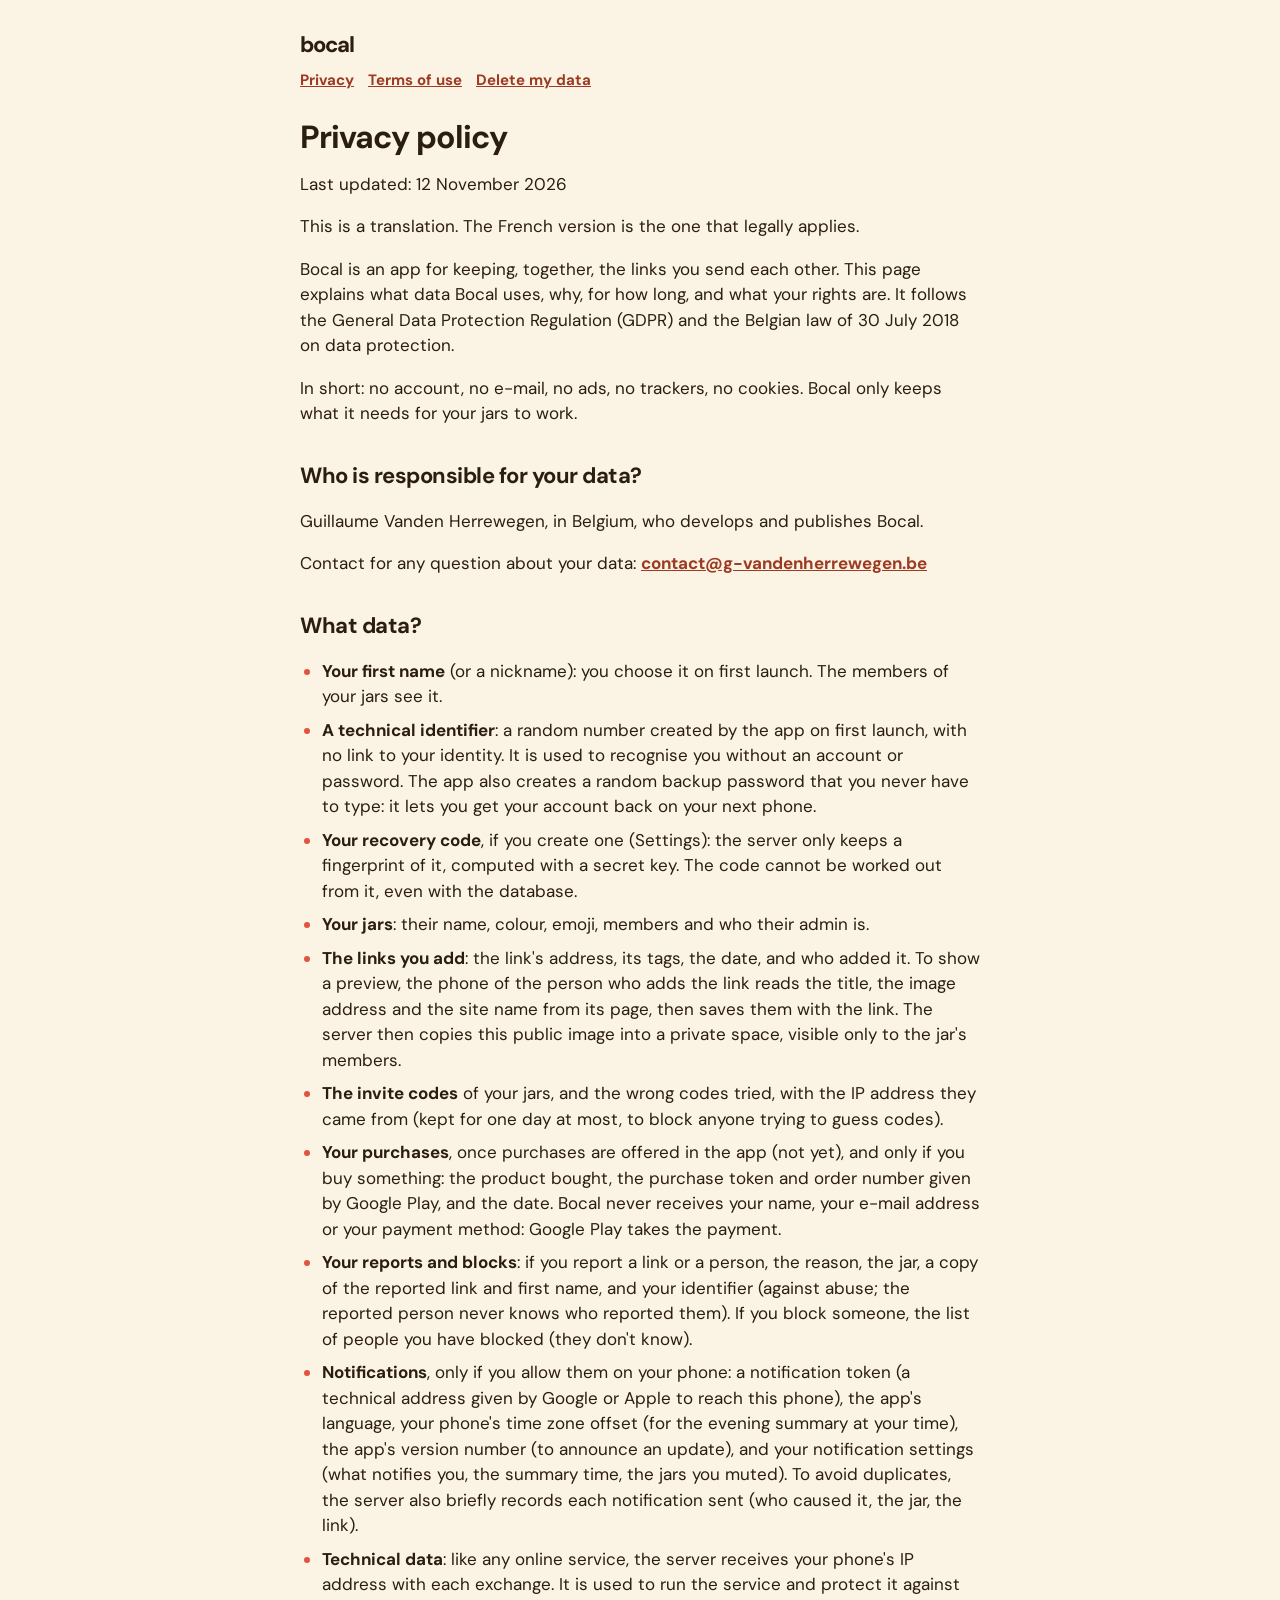
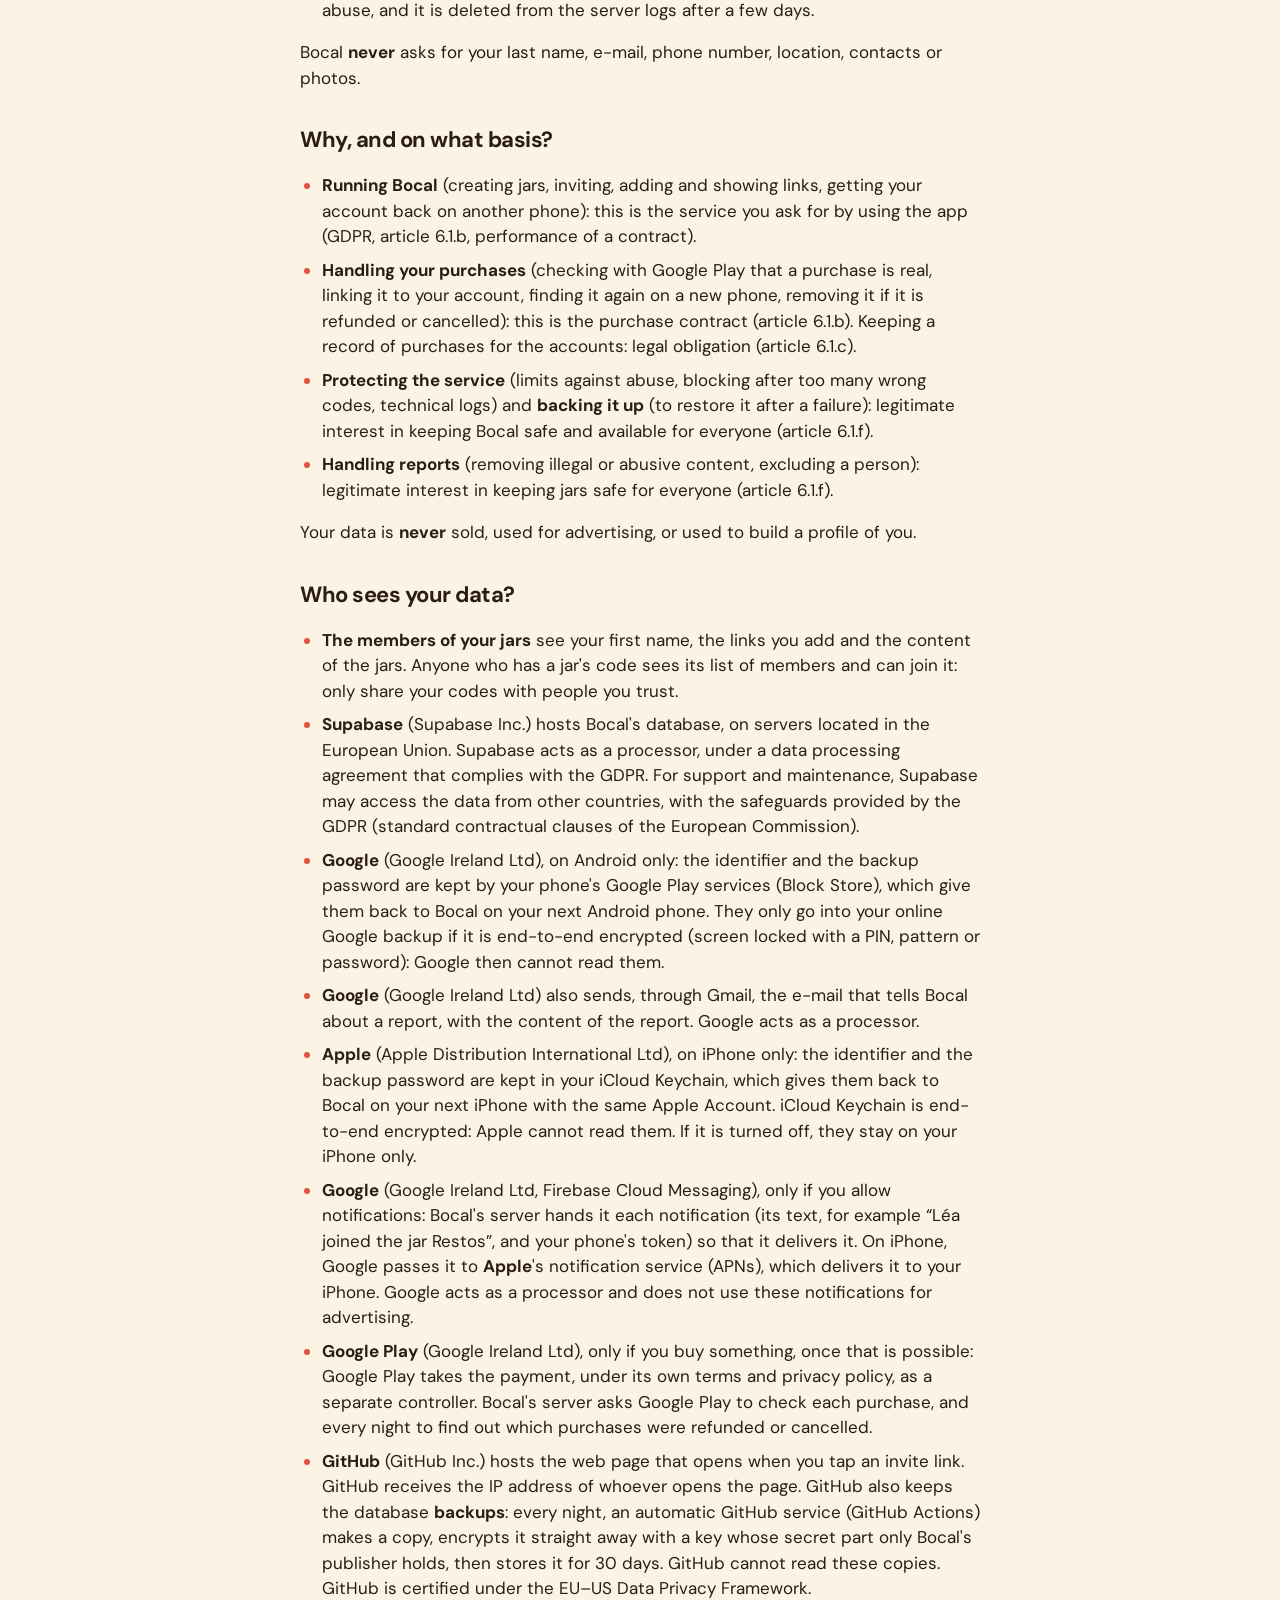
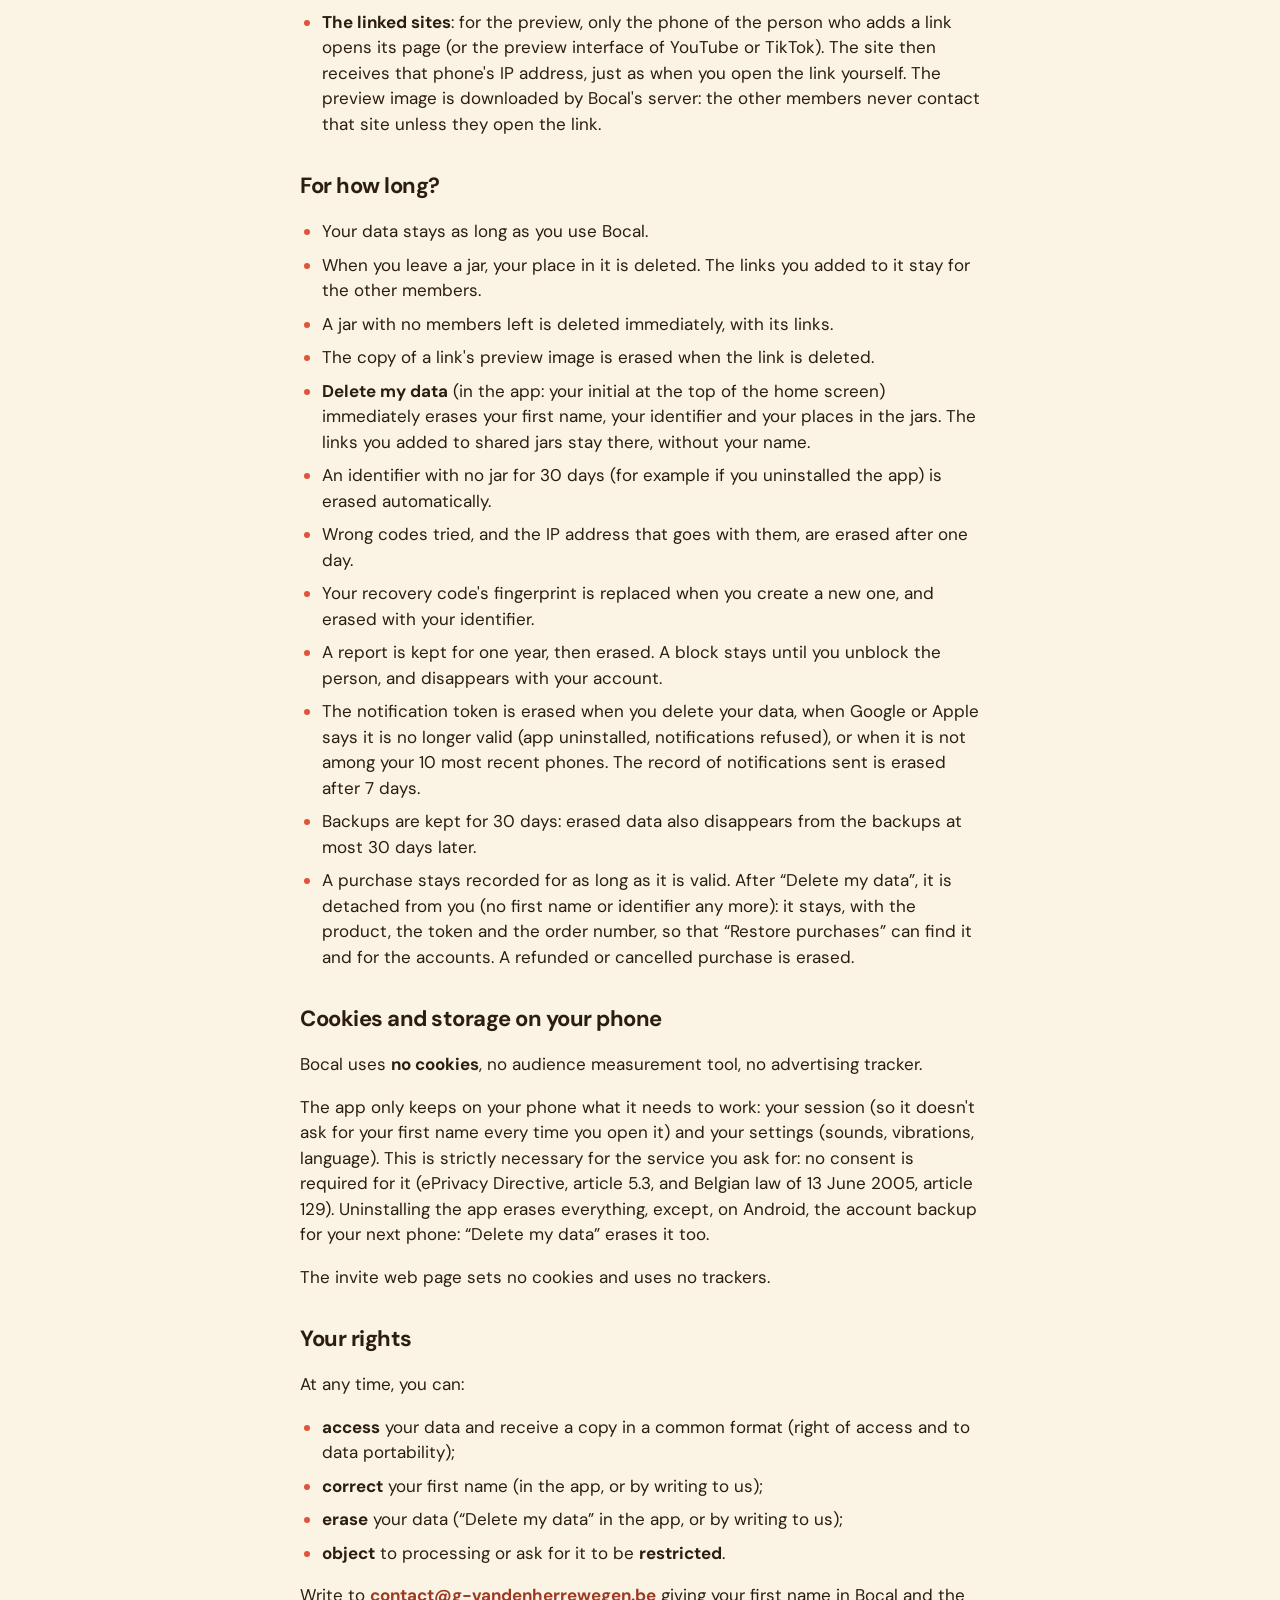
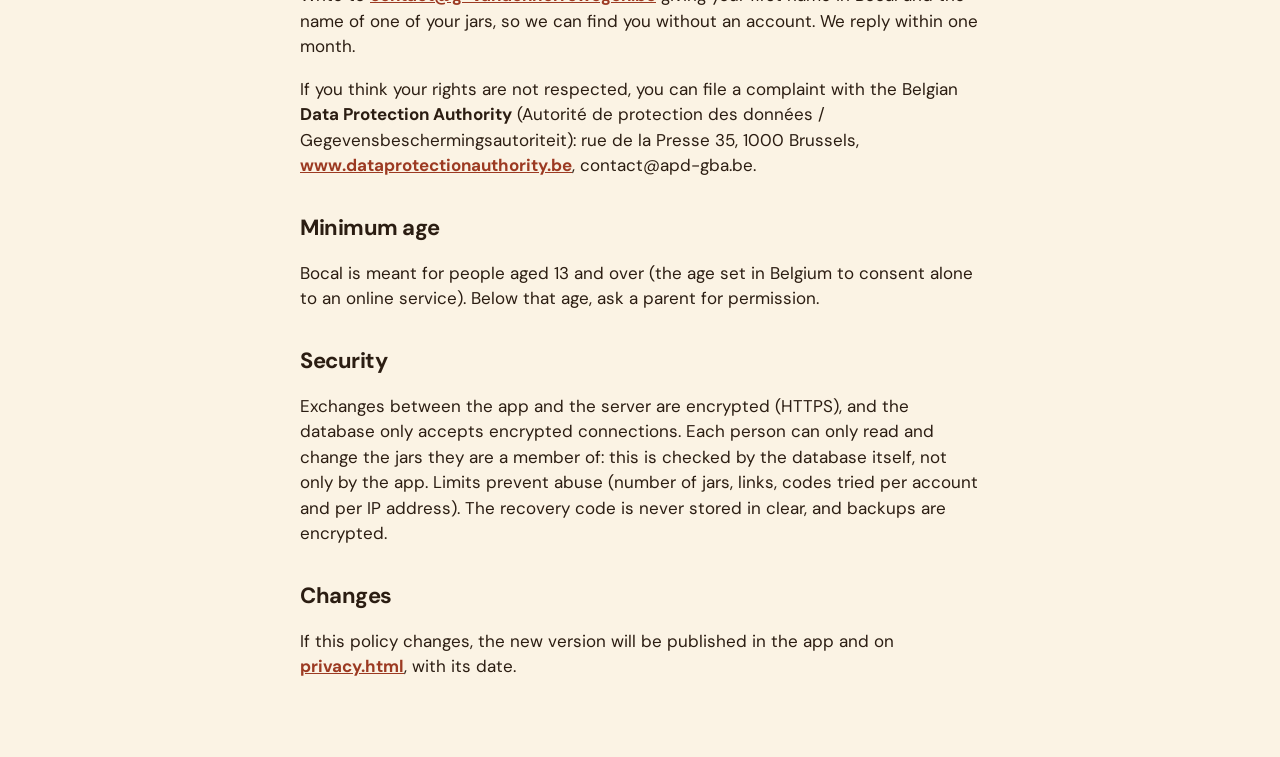
<file: en/privacy.html>
<!doctype html>
<html lang="en">
<head>
<meta charset="utf-8">
<meta name="viewport" content="width=device-width, initial-scale=1">
<title>Privacy · Bocal</title>
<style>
  @font-face { font-family: "DM Sans"; font-weight: 400; src: url("../fonts/DMSans-Regular.woff") format("woff"); font-display: swap; }
  @font-face { font-family: "DM Sans"; font-weight: 700; src: url("../fonts/DMSans-Bold.woff") format("woff"); font-display: swap; }
  @font-face { font-family: "DM Sans"; font-weight: 800; src: url("../fonts/DMSans-ExtraBold.woff") format("woff"); font-display: swap; }
  :root { --paper: #FBF3E4; --ink: #2B1D12; --muted: #7A6450; --accent: #E0533D; --link: #9C3A22; }
  * { box-sizing: border-box; }
  body { margin: 0; background: var(--paper); color: var(--ink); font-family: "DM Sans", system-ui, sans-serif;
         padding: 28px 16px 60px; line-height: 1.5; font-size: 17px; }
  main { max-width: 680px; margin: 0 auto; }
  .logo { font-weight: 800; font-size: 22px; letter-spacing: -1px; text-decoration: none; color: var(--ink); }
  nav { display: flex; gap: 14px; flex-wrap: wrap; margin: 8px 0 28px; font-size: 15px; }
  h1 { font-size: 32px; line-height: 1.1; letter-spacing: -1px; margin: 0 0 8px; }
  h2 { font-size: 22px; letter-spacing: -.5px; margin: 32px 0 8px; }
  a { color: var(--link); font-weight: 700; }
  ul { padding-left: 22px; }
  li { margin-bottom: 8px; }
  li::marker { color: var(--accent); }
</style>
</head>
<body>
<main>
<a class="logo" href="./">bocal</a>
<nav><a href="privacy.html">Privacy</a><a href="terms.html">Terms of use</a><a href="delete.html">Delete my data</a></nav>
<h1>Privacy policy</h1>
<p>Last updated: 12 November 2026</p>
<p>This is a translation. The French version is the one that legally applies.</p>
<p>Bocal is an app for keeping, together, the links you send each other. This page explains what data Bocal uses, why, for how long, and what your rights are. It follows the General Data Protection Regulation (GDPR) and the Belgian law of 30 July 2018 on data protection.</p>
<p>In short: no account, no e-mail, no ads, no trackers, no cookies. Bocal only keeps what it needs for your jars to work.</p>
<h2>Who is responsible for your data?</h2>
<p>Guillaume Vanden Herrewegen, in Belgium, who develops and publishes Bocal.</p>
<p>Contact for any question about your data: <a href="mailto:contact@g-vandenherrewegen.be">contact@g-vandenherrewegen.be</a></p>
<h2>What data?</h2>
<ul><li><strong>Your first name</strong> (or a nickname): you choose it on first launch. The members of your jars see it.</li><li><strong>A technical identifier</strong>: a random number created by the app on first launch, with no link to your identity. It is used to recognise you without an account or password. The app also creates a random backup password that you never have to type: it lets you get your account back on your next phone.</li><li><strong>Your recovery code</strong>, if you create one (Settings): the server only keeps a fingerprint of it, computed with a secret key. The code cannot be worked out from it, even with the database.</li><li><strong>Your jars</strong>: their name, colour, emoji, members and who their admin is.</li><li><strong>The links you add</strong>: the link's address, its tags, the date, and who added it. To show a preview, the phone of the person who adds the link reads the title, the image address and the site name from its page, then saves them with the link. The server then copies this public image into a private space, visible only to the jar's members.</li><li><strong>The invite codes</strong> of your jars, and the wrong codes tried, with the IP address they came from (kept for one day at most, to block anyone trying to guess codes).</li><li><strong>Your purchases</strong>, once purchases are offered in the app (not yet), and only if you buy something: the product bought, the purchase token and order number given by Google Play, and the date. Bocal never receives your name, your e-mail address or your payment method: Google Play takes the payment.</li><li><strong>Your reports and blocks</strong>: if you report a link or a person, the reason, the jar, a copy of the reported link and first name, and your identifier (against abuse; the reported person never knows who reported them). If you block someone, the list of people you have blocked (they don't know).</li><li><strong>Notifications</strong>, only if you allow them on your phone: a notification token (a technical address given by Google or Apple to reach this phone), the app's language, your phone's time zone offset (for the evening summary at your time), the app's version number (to announce an update), and your notification settings (what notifies you, the summary time, the jars you muted). To avoid duplicates, the server also briefly records each notification sent (who caused it, the jar, the link).</li><li><strong>Technical data</strong>: like any online service, the server receives your phone's IP address with each exchange. It is used to run the service and protect it against abuse, and it is deleted from the server logs after a few days.</li></ul>
<p>Bocal <strong>never</strong> asks for your last name, e-mail, phone number, location, contacts or photos.</p>
<h2>Why, and on what basis?</h2>
<ul><li><strong>Running Bocal</strong> (creating jars, inviting, adding and showing links, getting your account back on another phone): this is the service you ask for by using the app (GDPR, article 6.1.b, performance of a contract).</li><li><strong>Handling your purchases</strong> (checking with Google Play that a purchase is real, linking it to your account, finding it again on a new phone, removing it if it is refunded or cancelled): this is the purchase contract (article 6.1.b). Keeping a record of purchases for the accounts: legal obligation (article 6.1.c).</li><li><strong>Protecting the service</strong> (limits against abuse, blocking after too many wrong codes, technical logs) and <strong>backing it up</strong> (to restore it after a failure): legitimate interest in keeping Bocal safe and available for everyone (article 6.1.f).</li><li><strong>Handling reports</strong> (removing illegal or abusive content, excluding a person): legitimate interest in keeping jars safe for everyone (article 6.1.f).</li></ul>
<p>Your data is <strong>never</strong> sold, used for advertising, or used to build a profile of you.</p>
<h2>Who sees your data?</h2>
<ul><li><strong>The members of your jars</strong> see your first name, the links you add and the content of the jars. Anyone who has a jar's code sees its list of members and can join it: only share your codes with people you trust.</li><li><strong>Supabase</strong> (Supabase Inc.) hosts Bocal's database, on servers located in the European Union. Supabase acts as a processor, under a data processing agreement that complies with the GDPR. For support and maintenance, Supabase may access the data from other countries, with the safeguards provided by the GDPR (standard contractual clauses of the European Commission).</li><li><strong>Google</strong> (Google Ireland Ltd), on Android only: the identifier and the backup password are kept by your phone's Google Play services (Block Store), which give them back to Bocal on your next Android phone. They only go into your online Google backup if it is end-to-end encrypted (screen locked with a PIN, pattern or password): Google then cannot read them.</li><li><strong>Google</strong> (Google Ireland Ltd) also sends, through Gmail, the e-mail that tells Bocal about a report, with the content of the report. Google acts as a processor.</li><li><strong>Apple</strong> (Apple Distribution International Ltd), on iPhone only: the identifier and the backup password are kept in your iCloud Keychain, which gives them back to Bocal on your next iPhone with the same Apple Account. iCloud Keychain is end-to-end encrypted: Apple cannot read them. If it is turned off, they stay on your iPhone only.</li><li><strong>Google</strong> (Google Ireland Ltd, Firebase Cloud Messaging), only if you allow notifications: Bocal's server hands it each notification (its text, for example “Léa joined the jar Restos”, and your phone's token) so that it delivers it. On iPhone, Google passes it to <strong>Apple</strong>'s notification service (APNs), which delivers it to your iPhone. Google acts as a processor and does not use these notifications for advertising.</li><li><strong>Google Play</strong> (Google Ireland Ltd), only if you buy something, once that is possible: Google Play takes the payment, under its own terms and privacy policy, as a separate controller. Bocal's server asks Google Play to check each purchase, and every night to find out which purchases were refunded or cancelled.</li><li><strong>GitHub</strong> (GitHub Inc.) hosts the web page that opens when you tap an invite link. GitHub receives the IP address of whoever opens the page. GitHub also keeps the database <strong>backups</strong>: every night, an automatic GitHub service (GitHub Actions) makes a copy, encrypts it straight away with a key whose secret part only Bocal's publisher holds, then stores it for 30 days. GitHub cannot read these copies. GitHub is certified under the EU–US Data Privacy Framework.</li><li><strong>The linked sites</strong>: for the preview, only the phone of the person who adds a link opens its page (or the preview interface of YouTube or TikTok). The site then receives that phone's IP address, just as when you open the link yourself. The preview image is downloaded by Bocal's server: the other members never contact that site unless they open the link.</li></ul>
<h2>For how long?</h2>
<ul><li>Your data stays as long as you use Bocal.</li><li>When you leave a jar, your place in it is deleted. The links you added to it stay for the other members.</li><li>A jar with no members left is deleted immediately, with its links.</li><li>The copy of a link's preview image is erased when the link is deleted.</li><li><strong>Delete my data</strong> (in the app: your initial at the top of the home screen) immediately erases your first name, your identifier and your places in the jars. The links you added to shared jars stay there, without your name.</li><li>An identifier with no jar for 30 days (for example if you uninstalled the app) is erased automatically.</li><li>Wrong codes tried, and the IP address that goes with them, are erased after one day.</li><li>Your recovery code's fingerprint is replaced when you create a new one, and erased with your identifier.</li><li>A report is kept for one year, then erased. A block stays until you unblock the person, and disappears with your account.</li><li>The notification token is erased when you delete your data, when Google or Apple says it is no longer valid (app uninstalled, notifications refused), or when it is not among your 10 most recent phones. The record of notifications sent is erased after 7 days.</li><li>Backups are kept for 30 days: erased data also disappears from the backups at most 30 days later.</li><li>A purchase stays recorded for as long as it is valid. After “Delete my data”, it is detached from you (no first name or identifier any more): it stays, with the product, the token and the order number, so that “Restore purchases” can find it and for the accounts. A refunded or cancelled purchase is erased.</li></ul>
<h2>Cookies and storage on your phone</h2>
<p>Bocal uses <strong>no cookies</strong>, no audience measurement tool, no advertising tracker.</p>
<p>The app only keeps on your phone what it needs to work: your session (so it doesn't ask for your first name every time you open it) and your settings (sounds, vibrations, language). This is strictly necessary for the service you ask for: no consent is required for it (ePrivacy Directive, article 5.3, and Belgian law of 13 June 2005, article 129). Uninstalling the app erases everything, except, on Android, the account backup for your next phone: “Delete my data” erases it too.</p>
<p>The invite web page sets no cookies and uses no trackers.</p>
<h2>Your rights</h2>
<p>At any time, you can:</p>
<ul><li><strong>access</strong> your data and receive a copy in a common format (right of access and to data portability);</li><li><strong>correct</strong> your first name (in the app, or by writing to us);</li><li><strong>erase</strong> your data (“Delete my data” in the app, or by writing to us);</li><li><strong>object</strong> to processing or ask for it to be <strong>restricted</strong>.</li></ul>
<p>Write to <a href="mailto:contact@g-vandenherrewegen.be">contact@g-vandenherrewegen.be</a> giving your first name in Bocal and the name of one of your jars, so we can find you without an account. We reply within one month.</p>
<p>If you think your rights are not respected, you can file a complaint with the Belgian <strong>Data Protection Authority</strong> (Autorité de protection des données / Gegevensbeschermingsautoriteit): rue de la Presse 35, 1000 Brussels, <a href="https://www.dataprotectionauthority.be">www.dataprotectionauthority.be</a>, contact@apd-gba.be.</p>
<h2>Minimum age</h2>
<p>Bocal is meant for people aged 13 and over (the age set in Belgium to consent alone to an online service). Below that age, ask a parent for permission.</p>
<h2>Security</h2>
<p>Exchanges between the app and the server are encrypted (HTTPS), and the database only accepts encrypted connections. Each person can only read and change the jars they are a member of: this is checked by the database itself, not only by the app. Limits prevent abuse (number of jars, links, codes tried per account and per IP address). The recovery code is never stored in clear, and backups are encrypted.</p>
<h2>Changes</h2>
<p>If this policy changes, the new version will be published in the app and on <a href="privacy.html">privacy.html</a>, with its date.</p>
</main>
</body>
</html>
</file>
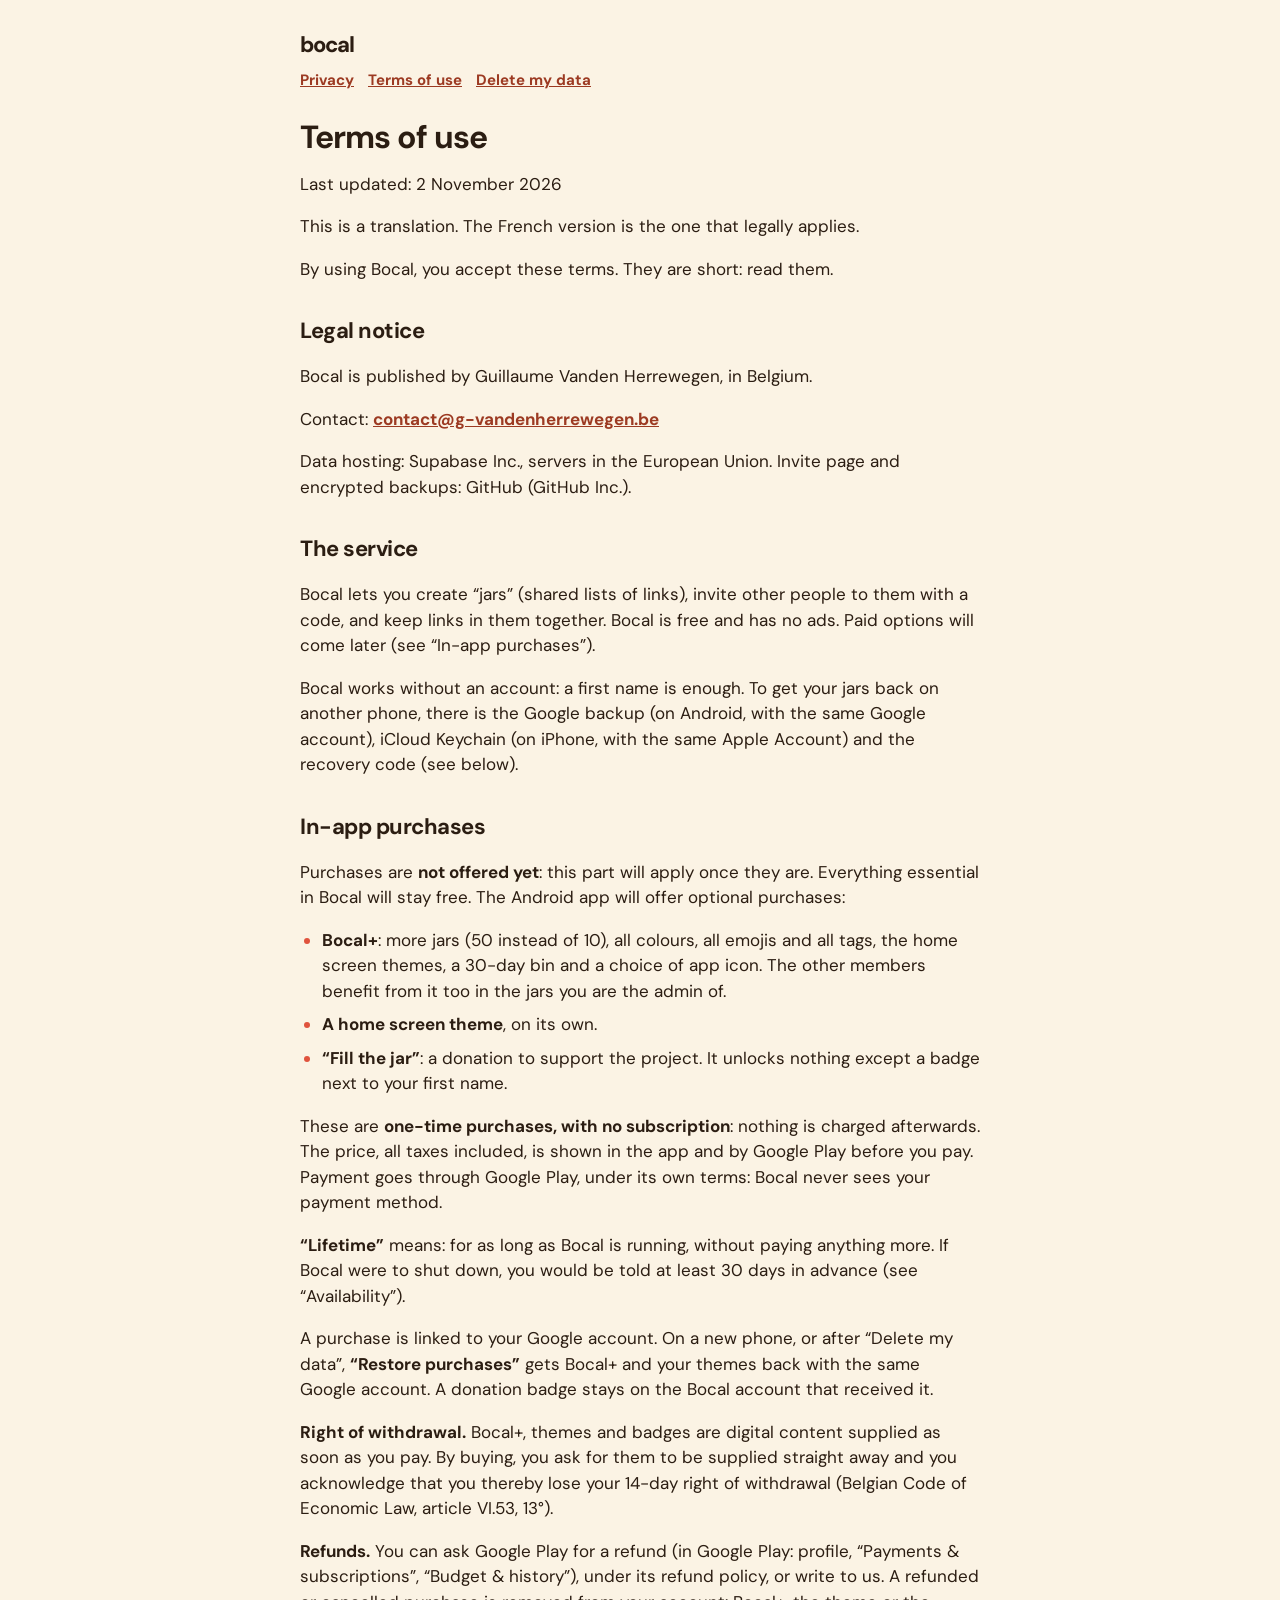
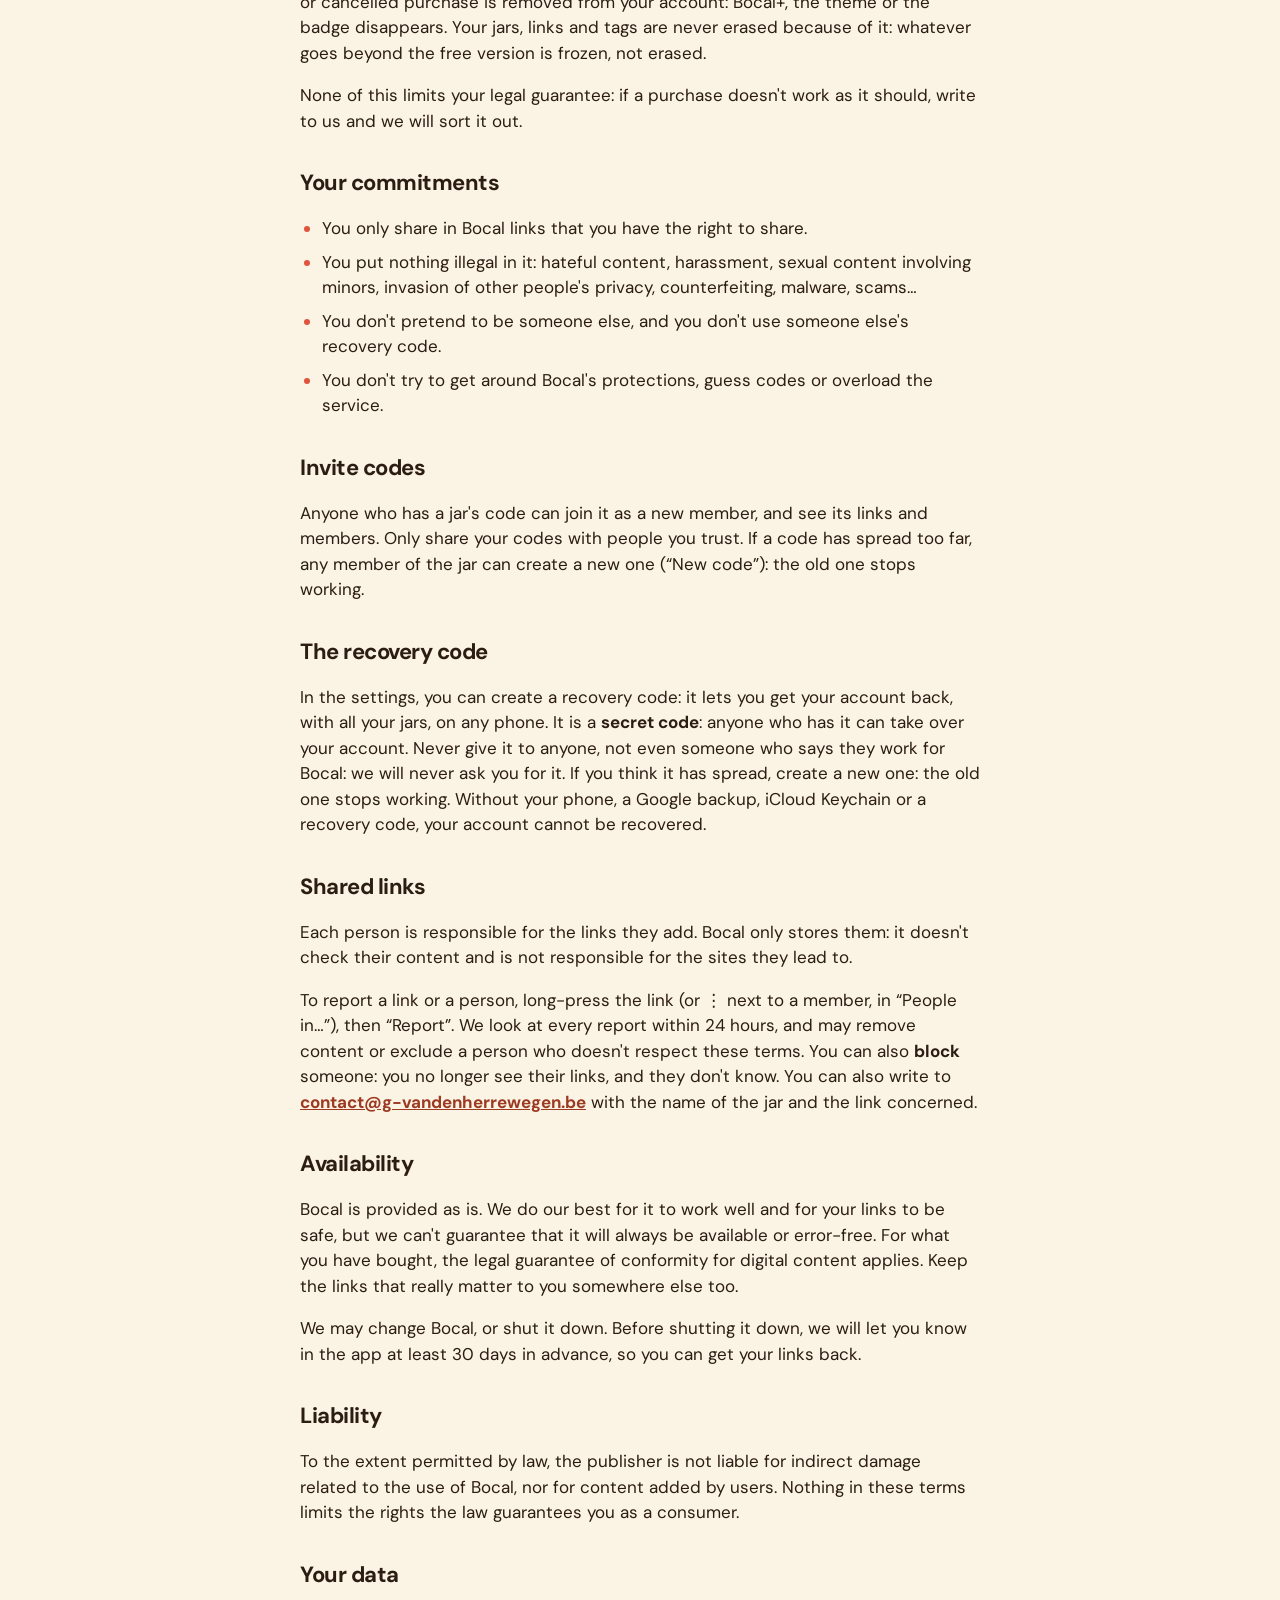
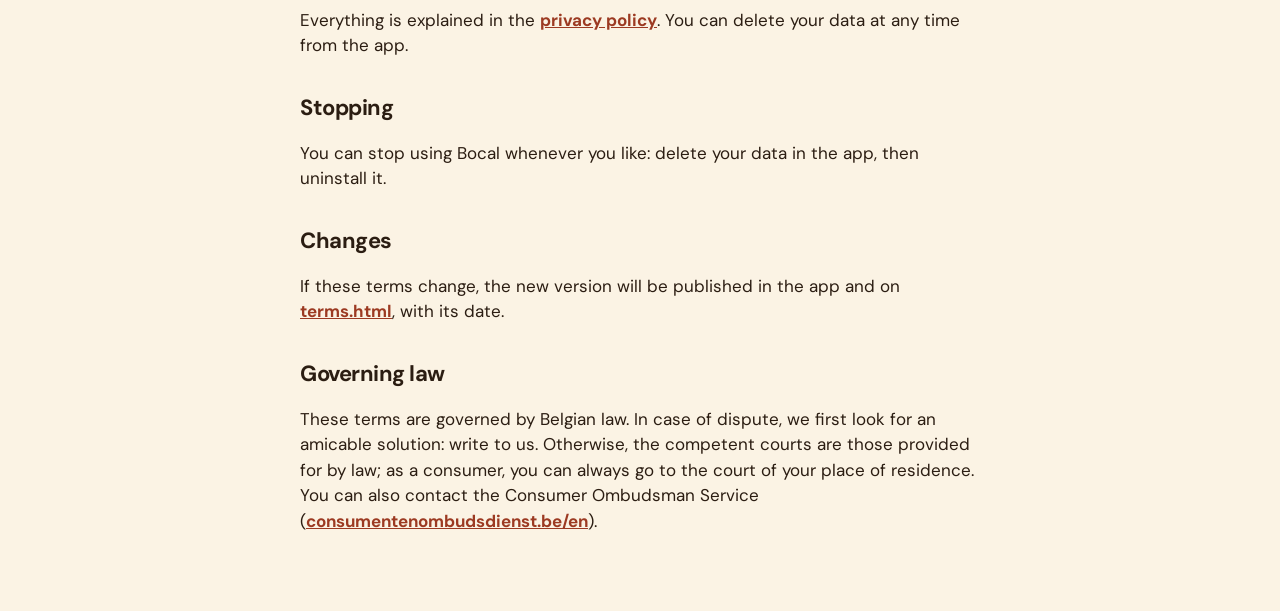
<file: en/terms.html>
<!doctype html>
<html lang="en">
<head>
<meta charset="utf-8">
<meta name="viewport" content="width=device-width, initial-scale=1">
<title>Terms of use · Bocal</title>
<style>
  @font-face { font-family: "DM Sans"; font-weight: 400; src: url("../fonts/DMSans-Regular.woff") format("woff"); font-display: swap; }
  @font-face { font-family: "DM Sans"; font-weight: 700; src: url("../fonts/DMSans-Bold.woff") format("woff"); font-display: swap; }
  @font-face { font-family: "DM Sans"; font-weight: 800; src: url("../fonts/DMSans-ExtraBold.woff") format("woff"); font-display: swap; }
  :root { --paper: #FBF3E4; --ink: #2B1D12; --muted: #7A6450; --accent: #E0533D; --link: #9C3A22; }
  * { box-sizing: border-box; }
  body { margin: 0; background: var(--paper); color: var(--ink); font-family: "DM Sans", system-ui, sans-serif;
         padding: 28px 16px 60px; line-height: 1.5; font-size: 17px; }
  main { max-width: 680px; margin: 0 auto; }
  .logo { font-weight: 800; font-size: 22px; letter-spacing: -1px; text-decoration: none; color: var(--ink); }
  nav { display: flex; gap: 14px; flex-wrap: wrap; margin: 8px 0 28px; font-size: 15px; }
  h1 { font-size: 32px; line-height: 1.1; letter-spacing: -1px; margin: 0 0 8px; }
  h2 { font-size: 22px; letter-spacing: -.5px; margin: 32px 0 8px; }
  a { color: var(--link); font-weight: 700; }
  ul { padding-left: 22px; }
  li { margin-bottom: 8px; }
  li::marker { color: var(--accent); }
</style>
</head>
<body>
<main>
<a class="logo" href="./">bocal</a>
<nav><a href="privacy.html">Privacy</a><a href="terms.html">Terms of use</a><a href="delete.html">Delete my data</a></nav>
<h1>Terms of use</h1>
<p>Last updated: 2 November 2026</p>
<p>This is a translation. The French version is the one that legally applies.</p>
<p>By using Bocal, you accept these terms. They are short: read them.</p>
<h2>Legal notice</h2>
<p>Bocal is published by Guillaume Vanden Herrewegen, in Belgium.</p>
<p>Contact: <a href="mailto:contact@g-vandenherrewegen.be">contact@g-vandenherrewegen.be</a></p>
<p>Data hosting: Supabase Inc., servers in the European Union. Invite page and encrypted backups: GitHub (GitHub Inc.).</p>
<h2>The service</h2>
<p>Bocal lets you create “jars” (shared lists of links), invite other people to them with a code, and keep links in them together. Bocal is free and has no ads. Paid options will come later (see “In-app purchases”).</p>
<p>Bocal works without an account: a first name is enough. To get your jars back on another phone, there is the Google backup (on Android, with the same Google account), iCloud Keychain (on iPhone, with the same Apple Account) and the recovery code (see below).</p>
<h2>In-app purchases</h2>
<p>Purchases are <strong>not offered yet</strong>: this part will apply once they are. Everything essential in Bocal will stay free. The Android app will offer optional purchases:</p>
<ul><li><strong>Bocal+</strong>: more jars (50 instead of 10), all colours, all emojis and all tags, the home screen themes, a 30-day bin and a choice of app icon. The other members benefit from it too in the jars you are the admin of.</li><li><strong>A home screen theme</strong>, on its own.</li><li><strong>“Fill the jar”</strong>: a donation to support the project. It unlocks nothing except a badge next to your first name.</li></ul>
<p>These are <strong>one-time purchases, with no subscription</strong>: nothing is charged afterwards. The price, all taxes included, is shown in the app and by Google Play before you pay. Payment goes through Google Play, under its own terms: Bocal never sees your payment method.</p>
<p><strong>“Lifetime”</strong> means: for as long as Bocal is running, without paying anything more. If Bocal were to shut down, you would be told at least 30 days in advance (see “Availability”).</p>
<p>A purchase is linked to your Google account. On a new phone, or after “Delete my data”, <strong>“Restore purchases”</strong> gets Bocal+ and your themes back with the same Google account. A donation badge stays on the Bocal account that received it.</p>
<p><strong>Right of withdrawal.</strong> Bocal+, themes and badges are digital content supplied as soon as you pay. By buying, you ask for them to be supplied straight away and you acknowledge that you thereby lose your 14-day right of withdrawal (Belgian Code of Economic Law, article VI.53, 13°).</p>
<p><strong>Refunds.</strong> You can ask Google Play for a refund (in Google Play: profile, “Payments &amp; subscriptions”, “Budget &amp; history”), under its refund policy, or write to us. A refunded or cancelled purchase is removed from your account: Bocal+, the theme or the badge disappears. Your jars, links and tags are never erased because of it: whatever goes beyond the free version is frozen, not erased.</p>
<p>None of this limits your legal guarantee: if a purchase doesn't work as it should, write to us and we will sort it out.</p>
<h2>Your commitments</h2>
<ul><li>You only share in Bocal links that you have the right to share.</li><li>You put nothing illegal in it: hateful content, harassment, sexual content involving minors, invasion of other people's privacy, counterfeiting, malware, scams…</li><li>You don't pretend to be someone else, and you don't use someone else's recovery code.</li><li>You don't try to get around Bocal's protections, guess codes or overload the service.</li></ul>
<h2>Invite codes</h2>
<p>Anyone who has a jar's code can join it as a new member, and see its links and members. Only share your codes with people you trust. If a code has spread too far, any member of the jar can create a new one (“New code”): the old one stops working.</p>
<h2>The recovery code</h2>
<p>In the settings, you can create a recovery code: it lets you get your account back, with all your jars, on any phone. It is a <strong>secret code</strong>: anyone who has it can take over your account. Never give it to anyone, not even someone who says they work for Bocal: we will never ask you for it. If you think it has spread, create a new one: the old one stops working. Without your phone, a Google backup, iCloud Keychain or a recovery code, your account cannot be recovered.</p>
<h2>Shared links</h2>
<p>Each person is responsible for the links they add. Bocal only stores them: it doesn't check their content and is not responsible for the sites they lead to.</p>
<p>To report a link or a person, long-press the link (or ⋮ next to a member, in “People in…”), then “Report”. We look at every report within 24 hours, and may remove content or exclude a person who doesn't respect these terms. You can also <strong>block</strong> someone: you no longer see their links, and they don't know. You can also write to <a href="mailto:contact@g-vandenherrewegen.be">contact@g-vandenherrewegen.be</a> with the name of the jar and the link concerned.</p>
<h2>Availability</h2>
<p>Bocal is provided as is. We do our best for it to work well and for your links to be safe, but we can't guarantee that it will always be available or error-free. For what you have bought, the legal guarantee of conformity for digital content applies. Keep the links that really matter to you somewhere else too.</p>
<p>We may change Bocal, or shut it down. Before shutting it down, we will let you know in the app at least 30 days in advance, so you can get your links back.</p>
<h2>Liability</h2>
<p>To the extent permitted by law, the publisher is not liable for indirect damage related to the use of Bocal, nor for content added by users. Nothing in these terms limits the rights the law guarantees you as a consumer.</p>
<h2>Your data</h2>
<p>Everything is explained in the <a href="privacy.html">privacy policy</a>. You can delete your data at any time from the app.</p>
<h2>Stopping</h2>
<p>You can stop using Bocal whenever you like: delete your data in the app, then uninstall it.</p>
<h2>Changes</h2>
<p>If these terms change, the new version will be published in the app and on <a href="terms.html">terms.html</a>, with its date.</p>
<h2>Governing law</h2>
<p>These terms are governed by Belgian law. In case of dispute, we first look for an amicable solution: write to us. Otherwise, the competent courts are those provided for by law; as a consumer, you can always go to the court of your place of residence. You can also contact the Consumer Ombudsman Service (<a href="https://consumentenombudsdienst.be/en">consumentenombudsdienst.be/en</a>).</p>
</main>
</body>
</html>
</file>
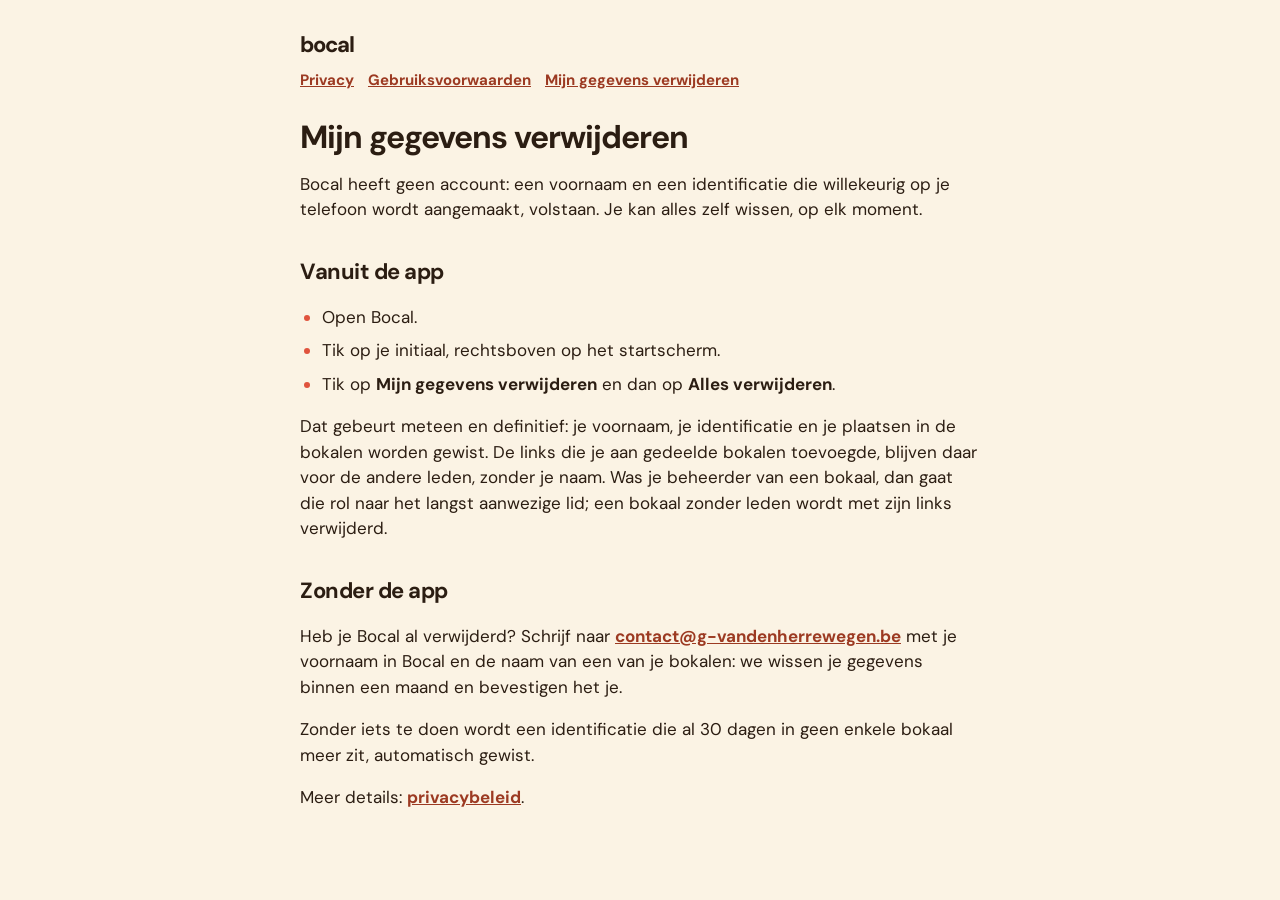
<file: nl/delete.html>
<!doctype html>
<html lang="nl">
<head>
<meta charset="utf-8">
<meta name="viewport" content="width=device-width, initial-scale=1">
<title>Mijn gegevens verwijderen · Bocal</title>
<style>
  @font-face { font-family: "DM Sans"; font-weight: 400; src: url("../fonts/DMSans-Regular.woff") format("woff"); font-display: swap; }
  @font-face { font-family: "DM Sans"; font-weight: 700; src: url("../fonts/DMSans-Bold.woff") format("woff"); font-display: swap; }
  @font-face { font-family: "DM Sans"; font-weight: 800; src: url("../fonts/DMSans-ExtraBold.woff") format("woff"); font-display: swap; }
  :root { --paper: #FBF3E4; --ink: #2B1D12; --muted: #7A6450; --accent: #E0533D; --link: #9C3A22; }
  * { box-sizing: border-box; }
  body { margin: 0; background: var(--paper); color: var(--ink); font-family: "DM Sans", system-ui, sans-serif;
         padding: 28px 16px 60px; line-height: 1.5; font-size: 17px; }
  main { max-width: 680px; margin: 0 auto; }
  .logo { font-weight: 800; font-size: 22px; letter-spacing: -1px; text-decoration: none; color: var(--ink); }
  nav { display: flex; gap: 14px; flex-wrap: wrap; margin: 8px 0 28px; font-size: 15px; }
  h1 { font-size: 32px; line-height: 1.1; letter-spacing: -1px; margin: 0 0 8px; }
  h2 { font-size: 22px; letter-spacing: -.5px; margin: 32px 0 8px; }
  a { color: var(--link); font-weight: 700; }
  ul { padding-left: 22px; }
  li { margin-bottom: 8px; }
  li::marker { color: var(--accent); }
</style>
</head>
<body>
<main>
<a class="logo" href="./">bocal</a>
<nav><a href="privacy.html">Privacy</a><a href="terms.html">Gebruiksvoorwaarden</a><a href="delete.html">Mijn gegevens verwijderen</a></nav>
<h1>Mijn gegevens verwijderen</h1>
<p>Bocal heeft geen account: een voornaam en een identificatie die willekeurig op je telefoon wordt aangemaakt, volstaan. Je kan alles zelf wissen, op elk moment.</p>
<h2>Vanuit de app</h2>
<ul><li>Open Bocal.</li><li>Tik op je initiaal, rechtsboven op het startscherm.</li><li>Tik op <strong>Mijn gegevens verwijderen</strong> en dan op <strong>Alles verwijderen</strong>.</li></ul>
<p>Dat gebeurt meteen en definitief: je voornaam, je identificatie en je plaatsen in de bokalen worden gewist. De links die je aan gedeelde bokalen toevoegde, blijven daar voor de andere leden, zonder je naam. Was je beheerder van een bokaal, dan gaat die rol naar het langst aanwezige lid; een bokaal zonder leden wordt met zijn links verwijderd.</p>
<h2>Zonder de app</h2>
<p>Heb je Bocal al verwijderd? Schrijf naar <a href="mailto:contact@g-vandenherrewegen.be">contact@g-vandenherrewegen.be</a> met je voornaam in Bocal en de naam van een van je bokalen: we wissen je gegevens binnen een maand en bevestigen het je.</p>
<p>Zonder iets te doen wordt een identificatie die al 30 dagen in geen enkele bokaal meer zit, automatisch gewist.</p>
<p>Meer details: <a href="privacy.html">privacybeleid</a>.</p>
</main>
</body>
</html>
</file>
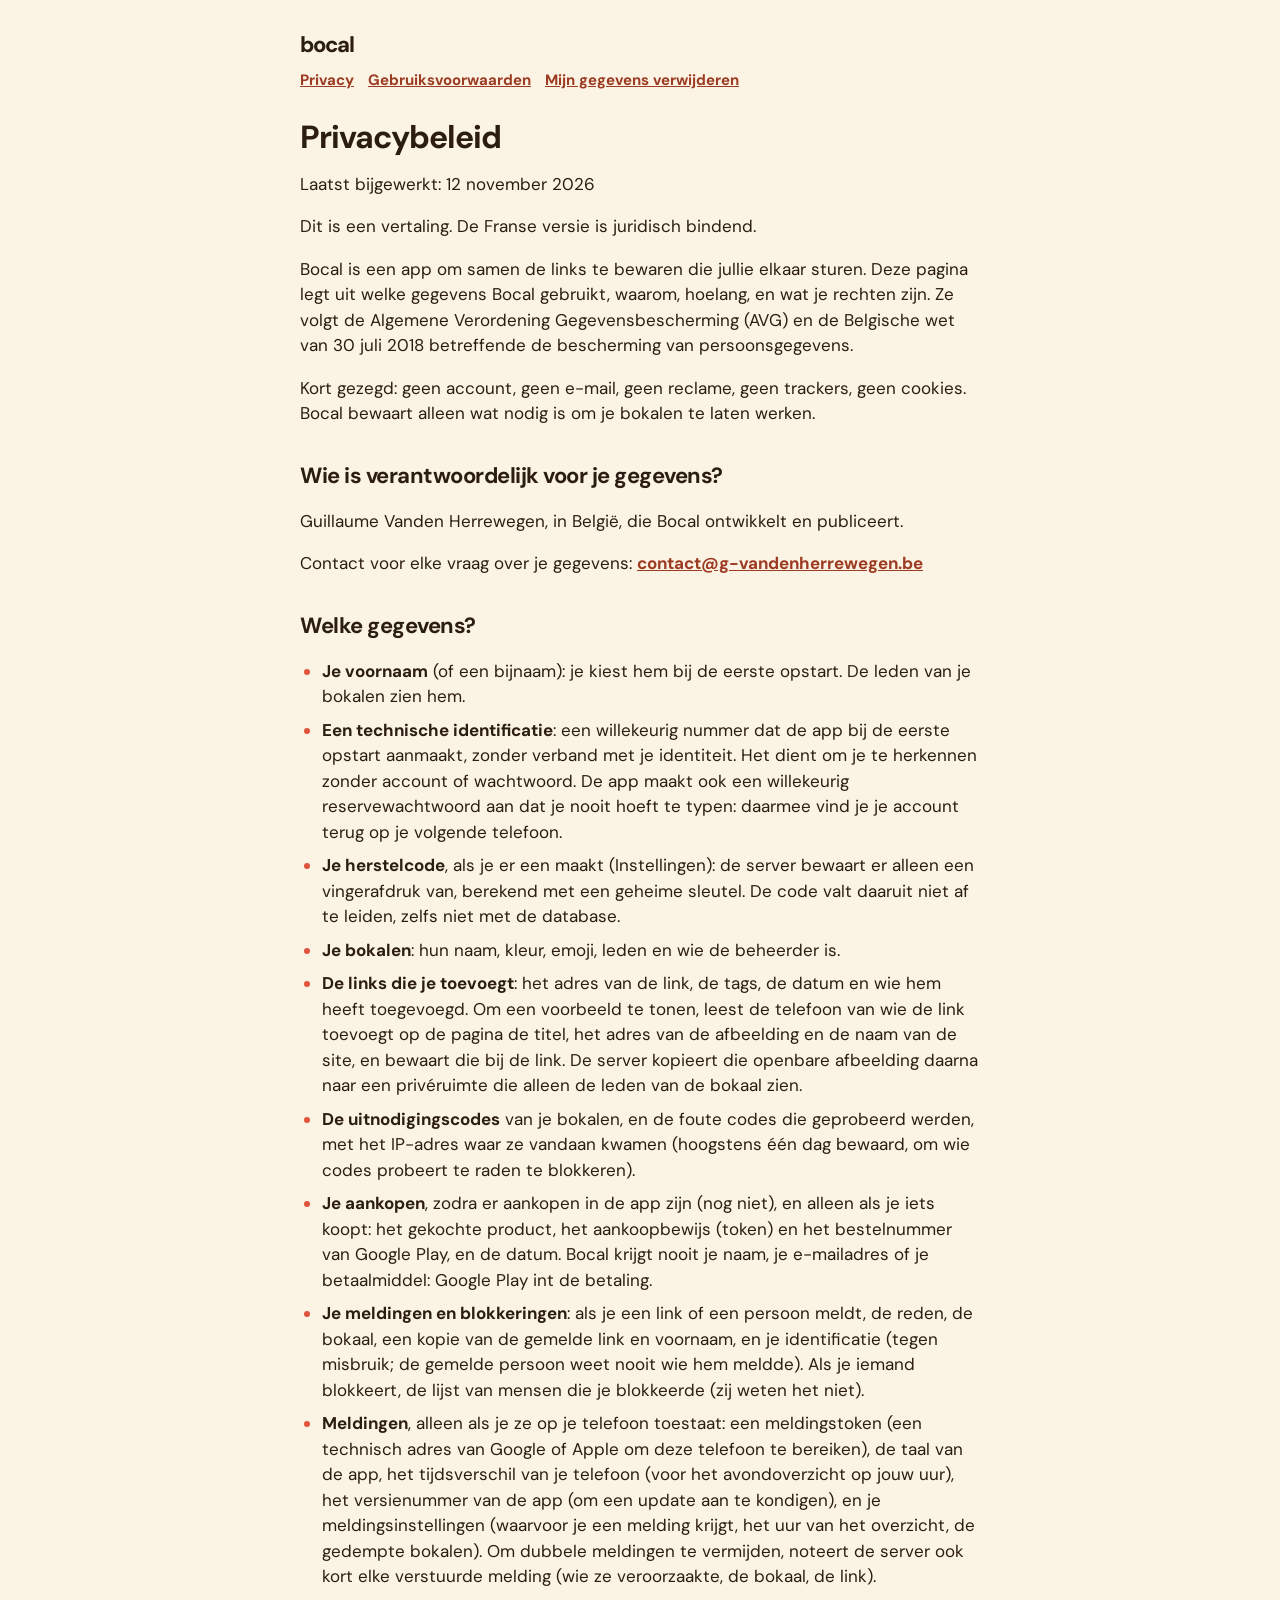
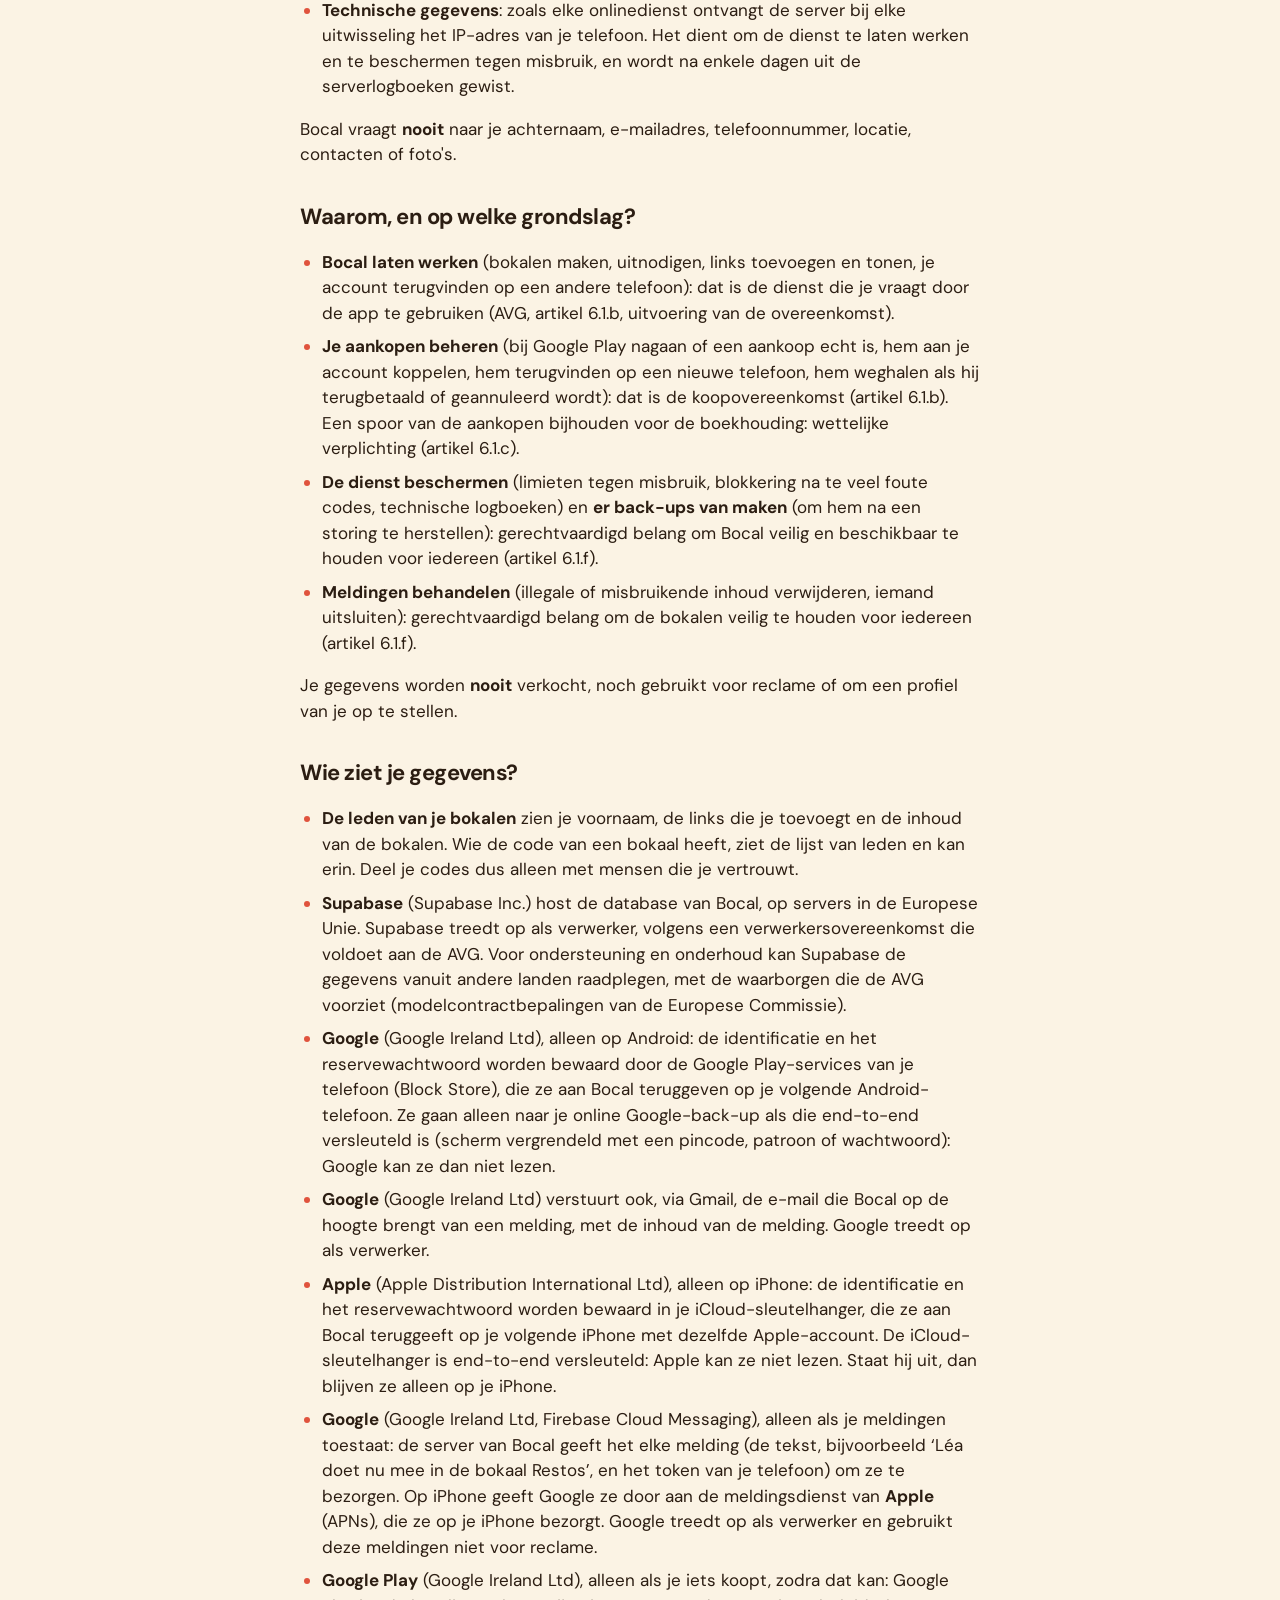
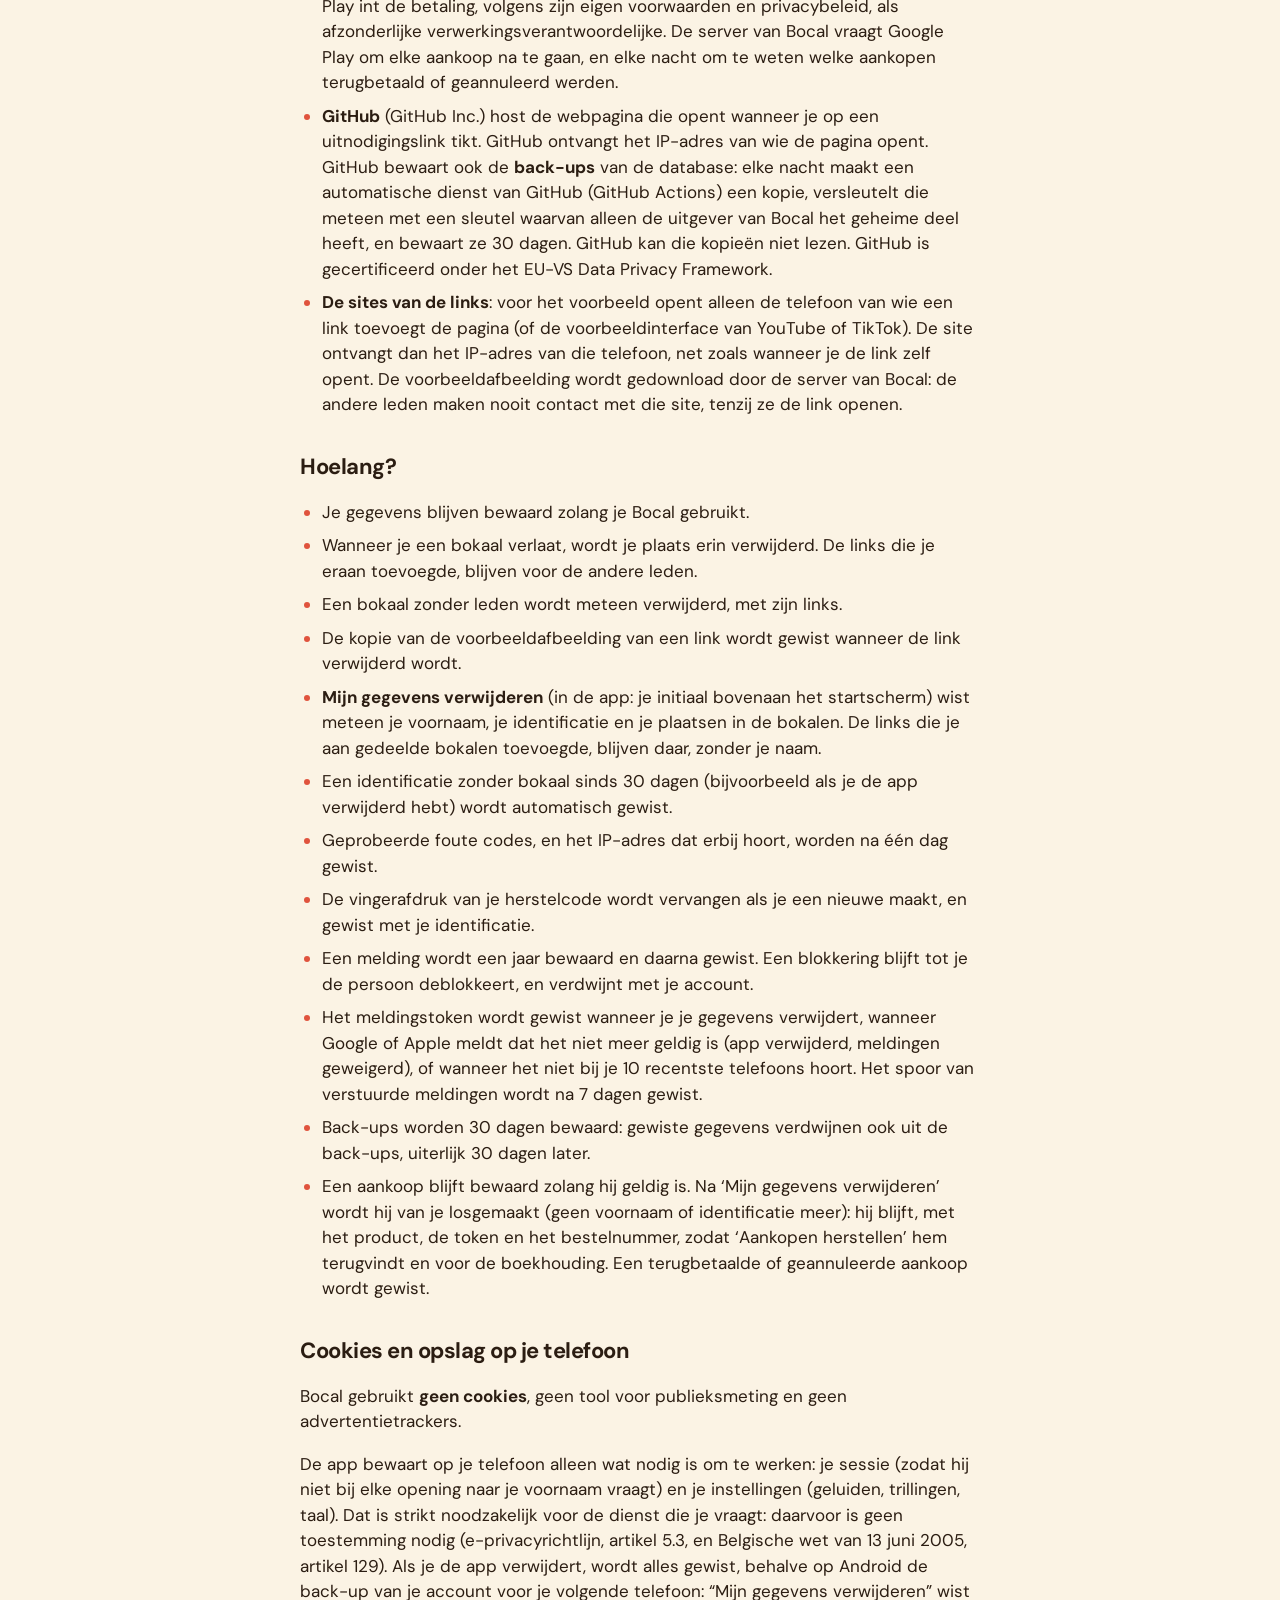
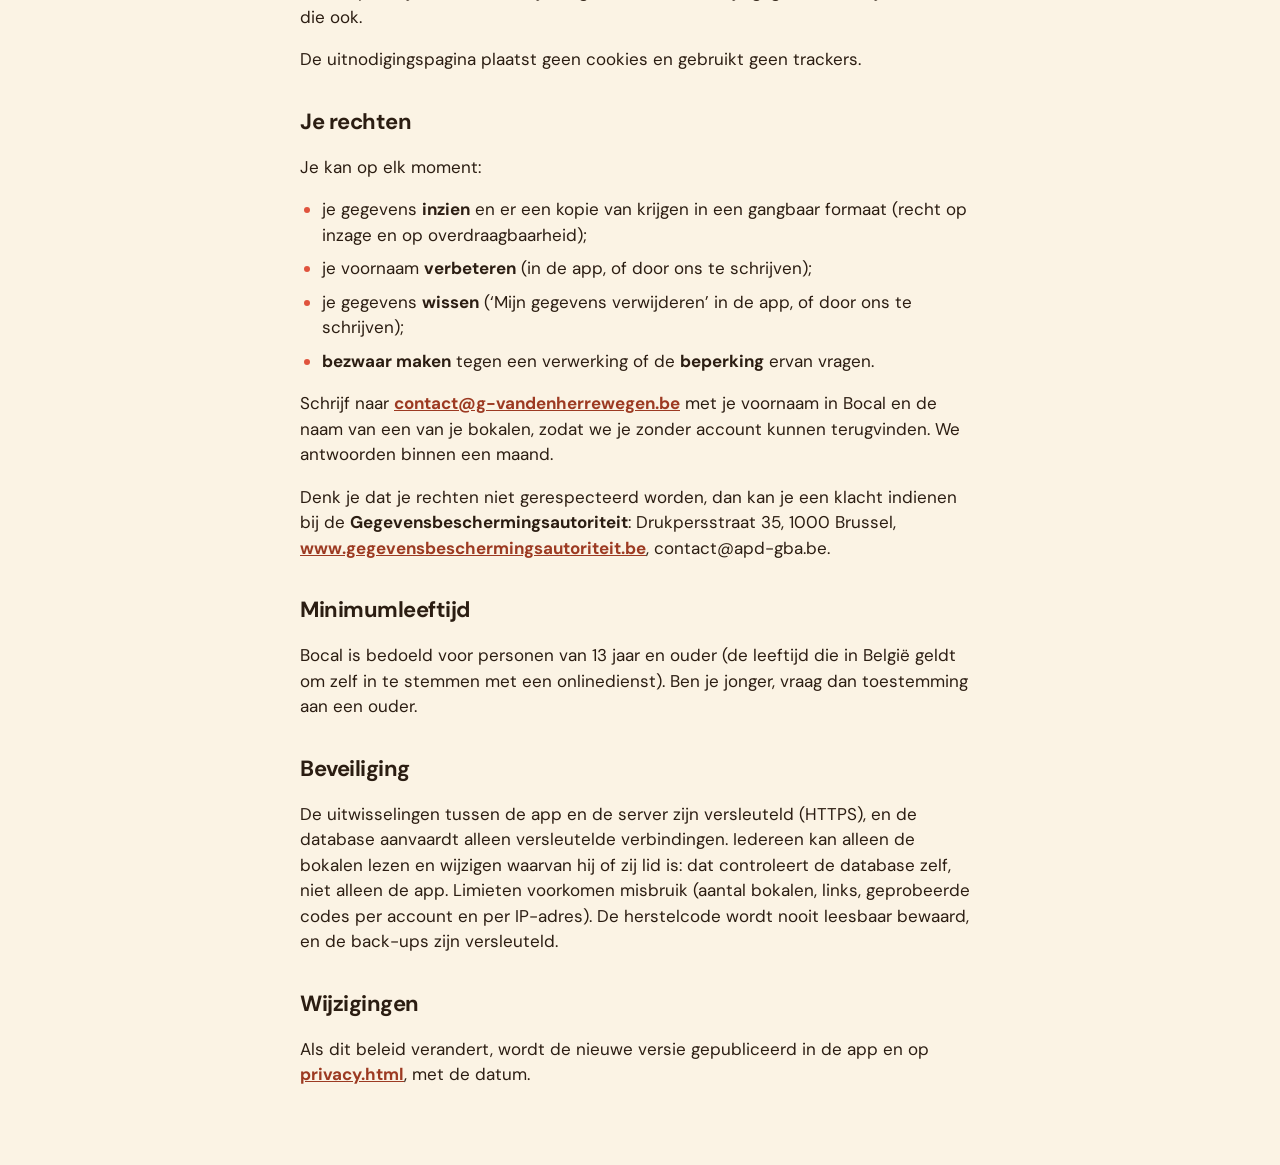
<file: nl/privacy.html>
<!doctype html>
<html lang="nl">
<head>
<meta charset="utf-8">
<meta name="viewport" content="width=device-width, initial-scale=1">
<title>Privacy · Bocal</title>
<style>
  @font-face { font-family: "DM Sans"; font-weight: 400; src: url("../fonts/DMSans-Regular.woff") format("woff"); font-display: swap; }
  @font-face { font-family: "DM Sans"; font-weight: 700; src: url("../fonts/DMSans-Bold.woff") format("woff"); font-display: swap; }
  @font-face { font-family: "DM Sans"; font-weight: 800; src: url("../fonts/DMSans-ExtraBold.woff") format("woff"); font-display: swap; }
  :root { --paper: #FBF3E4; --ink: #2B1D12; --muted: #7A6450; --accent: #E0533D; --link: #9C3A22; }
  * { box-sizing: border-box; }
  body { margin: 0; background: var(--paper); color: var(--ink); font-family: "DM Sans", system-ui, sans-serif;
         padding: 28px 16px 60px; line-height: 1.5; font-size: 17px; }
  main { max-width: 680px; margin: 0 auto; }
  .logo { font-weight: 800; font-size: 22px; letter-spacing: -1px; text-decoration: none; color: var(--ink); }
  nav { display: flex; gap: 14px; flex-wrap: wrap; margin: 8px 0 28px; font-size: 15px; }
  h1 { font-size: 32px; line-height: 1.1; letter-spacing: -1px; margin: 0 0 8px; }
  h2 { font-size: 22px; letter-spacing: -.5px; margin: 32px 0 8px; }
  a { color: var(--link); font-weight: 700; }
  ul { padding-left: 22px; }
  li { margin-bottom: 8px; }
  li::marker { color: var(--accent); }
</style>
</head>
<body>
<main>
<a class="logo" href="./">bocal</a>
<nav><a href="privacy.html">Privacy</a><a href="terms.html">Gebruiksvoorwaarden</a><a href="delete.html">Mijn gegevens verwijderen</a></nav>
<h1>Privacybeleid</h1>
<p>Laatst bijgewerkt: 12 november 2026</p>
<p>Dit is een vertaling. De Franse versie is juridisch bindend.</p>
<p>Bocal is een app om samen de links te bewaren die jullie elkaar sturen. Deze pagina legt uit welke gegevens Bocal gebruikt, waarom, hoelang, en wat je rechten zijn. Ze volgt de Algemene Verordening Gegevensbescherming (AVG) en de Belgische wet van 30 juli 2018 betreffende de bescherming van persoonsgegevens.</p>
<p>Kort gezegd: geen account, geen e-mail, geen reclame, geen trackers, geen cookies. Bocal bewaart alleen wat nodig is om je bokalen te laten werken.</p>
<h2>Wie is verantwoordelijk voor je gegevens?</h2>
<p>Guillaume Vanden Herrewegen, in België, die Bocal ontwikkelt en publiceert.</p>
<p>Contact voor elke vraag over je gegevens: <a href="mailto:contact@g-vandenherrewegen.be">contact@g-vandenherrewegen.be</a></p>
<h2>Welke gegevens?</h2>
<ul><li><strong>Je voornaam</strong> (of een bijnaam): je kiest hem bij de eerste opstart. De leden van je bokalen zien hem.</li><li><strong>Een technische identificatie</strong>: een willekeurig nummer dat de app bij de eerste opstart aanmaakt, zonder verband met je identiteit. Het dient om je te herkennen zonder account of wachtwoord. De app maakt ook een willekeurig reservewachtwoord aan dat je nooit hoeft te typen: daarmee vind je je account terug op je volgende telefoon.</li><li><strong>Je herstelcode</strong>, als je er een maakt (Instellingen): de server bewaart er alleen een vingerafdruk van, berekend met een geheime sleutel. De code valt daaruit niet af te leiden, zelfs niet met de database.</li><li><strong>Je bokalen</strong>: hun naam, kleur, emoji, leden en wie de beheerder is.</li><li><strong>De links die je toevoegt</strong>: het adres van de link, de tags, de datum en wie hem heeft toegevoegd. Om een voorbeeld te tonen, leest de telefoon van wie de link toevoegt op de pagina de titel, het adres van de afbeelding en de naam van de site, en bewaart die bij de link. De server kopieert die openbare afbeelding daarna naar een privéruimte die alleen de leden van de bokaal zien.</li><li><strong>De uitnodigingscodes</strong> van je bokalen, en de foute codes die geprobeerd werden, met het IP-adres waar ze vandaan kwamen (hoogstens één dag bewaard, om wie codes probeert te raden te blokkeren).</li><li><strong>Je aankopen</strong>, zodra er aankopen in de app zijn (nog niet), en alleen als je iets koopt: het gekochte product, het aankoopbewijs (token) en het bestelnummer van Google Play, en de datum. Bocal krijgt nooit je naam, je e-mailadres of je betaalmiddel: Google Play int de betaling.</li><li><strong>Je meldingen en blokkeringen</strong>: als je een link of een persoon meldt, de reden, de bokaal, een kopie van de gemelde link en voornaam, en je identificatie (tegen misbruik; de gemelde persoon weet nooit wie hem meldde). Als je iemand blokkeert, de lijst van mensen die je blokkeerde (zij weten het niet).</li><li><strong>Meldingen</strong>, alleen als je ze op je telefoon toestaat: een meldingstoken (een technisch adres van Google of Apple om deze telefoon te bereiken), de taal van de app, het tijdsverschil van je telefoon (voor het avondoverzicht op jouw uur), het versienummer van de app (om een update aan te kondigen), en je meldingsinstellingen (waarvoor je een melding krijgt, het uur van het overzicht, de gedempte bokalen). Om dubbele meldingen te vermijden, noteert de server ook kort elke verstuurde melding (wie ze veroorzaakte, de bokaal, de link).</li><li><strong>Technische gegevens</strong>: zoals elke onlinedienst ontvangt de server bij elke uitwisseling het IP-adres van je telefoon. Het dient om de dienst te laten werken en te beschermen tegen misbruik, en wordt na enkele dagen uit de serverlogboeken gewist.</li></ul>
<p>Bocal vraagt <strong>nooit</strong> naar je achternaam, e-mailadres, telefoonnummer, locatie, contacten of foto's.</p>
<h2>Waarom, en op welke grondslag?</h2>
<ul><li><strong>Bocal laten werken</strong> (bokalen maken, uitnodigen, links toevoegen en tonen, je account terugvinden op een andere telefoon): dat is de dienst die je vraagt door de app te gebruiken (AVG, artikel 6.1.b, uitvoering van de overeenkomst).</li><li><strong>Je aankopen beheren</strong> (bij Google Play nagaan of een aankoop echt is, hem aan je account koppelen, hem terugvinden op een nieuwe telefoon, hem weghalen als hij terugbetaald of geannuleerd wordt): dat is de koopovereenkomst (artikel 6.1.b). Een spoor van de aankopen bijhouden voor de boekhouding: wettelijke verplichting (artikel 6.1.c).</li><li><strong>De dienst beschermen</strong> (limieten tegen misbruik, blokkering na te veel foute codes, technische logboeken) en <strong>er back-ups van maken</strong> (om hem na een storing te herstellen): gerechtvaardigd belang om Bocal veilig en beschikbaar te houden voor iedereen (artikel 6.1.f).</li><li><strong>Meldingen behandelen</strong> (illegale of misbruikende inhoud verwijderen, iemand uitsluiten): gerechtvaardigd belang om de bokalen veilig te houden voor iedereen (artikel 6.1.f).</li></ul>
<p>Je gegevens worden <strong>nooit</strong> verkocht, noch gebruikt voor reclame of om een profiel van je op te stellen.</p>
<h2>Wie ziet je gegevens?</h2>
<ul><li><strong>De leden van je bokalen</strong> zien je voornaam, de links die je toevoegt en de inhoud van de bokalen. Wie de code van een bokaal heeft, ziet de lijst van leden en kan erin. Deel je codes dus alleen met mensen die je vertrouwt.</li><li><strong>Supabase</strong> (Supabase Inc.) host de database van Bocal, op servers in de Europese Unie. Supabase treedt op als verwerker, volgens een verwerkersovereenkomst die voldoet aan de AVG. Voor ondersteuning en onderhoud kan Supabase de gegevens vanuit andere landen raadplegen, met de waarborgen die de AVG voorziet (modelcontractbepalingen van de Europese Commissie).</li><li><strong>Google</strong> (Google Ireland Ltd), alleen op Android: de identificatie en het reservewachtwoord worden bewaard door de Google Play-services van je telefoon (Block Store), die ze aan Bocal teruggeven op je volgende Android-telefoon. Ze gaan alleen naar je online Google-back-up als die end-to-end versleuteld is (scherm vergrendeld met een pincode, patroon of wachtwoord): Google kan ze dan niet lezen.</li><li><strong>Google</strong> (Google Ireland Ltd) verstuurt ook, via Gmail, de e-mail die Bocal op de hoogte brengt van een melding, met de inhoud van de melding. Google treedt op als verwerker.</li><li><strong>Apple</strong> (Apple Distribution International Ltd), alleen op iPhone: de identificatie en het reservewachtwoord worden bewaard in je iCloud-sleutelhanger, die ze aan Bocal teruggeeft op je volgende iPhone met dezelfde Apple-account. De iCloud-sleutelhanger is end-to-end versleuteld: Apple kan ze niet lezen. Staat hij uit, dan blijven ze alleen op je iPhone.</li><li><strong>Google</strong> (Google Ireland Ltd, Firebase Cloud Messaging), alleen als je meldingen toestaat: de server van Bocal geeft het elke melding (de tekst, bijvoorbeeld ‘Léa doet nu mee in de bokaal Restos’, en het token van je telefoon) om ze te bezorgen. Op iPhone geeft Google ze door aan de meldingsdienst van <strong>Apple</strong> (APNs), die ze op je iPhone bezorgt. Google treedt op als verwerker en gebruikt deze meldingen niet voor reclame.</li><li><strong>Google Play</strong> (Google Ireland Ltd), alleen als je iets koopt, zodra dat kan: Google Play int de betaling, volgens zijn eigen voorwaarden en privacybeleid, als afzonderlijke verwerkingsverantwoordelijke. De server van Bocal vraagt Google Play om elke aankoop na te gaan, en elke nacht om te weten welke aankopen terugbetaald of geannuleerd werden.</li><li><strong>GitHub</strong> (GitHub Inc.) host de webpagina die opent wanneer je op een uitnodigingslink tikt. GitHub ontvangt het IP-adres van wie de pagina opent. GitHub bewaart ook de <strong>back-ups</strong> van de database: elke nacht maakt een automatische dienst van GitHub (GitHub Actions) een kopie, versleutelt die meteen met een sleutel waarvan alleen de uitgever van Bocal het geheime deel heeft, en bewaart ze 30 dagen. GitHub kan die kopieën niet lezen. GitHub is gecertificeerd onder het EU-VS Data Privacy Framework.</li><li><strong>De sites van de links</strong>: voor het voorbeeld opent alleen de telefoon van wie een link toevoegt de pagina (of de voorbeeldinterface van YouTube of TikTok). De site ontvangt dan het IP-adres van die telefoon, net zoals wanneer je de link zelf opent. De voorbeeldafbeelding wordt gedownload door de server van Bocal: de andere leden maken nooit contact met die site, tenzij ze de link openen.</li></ul>
<h2>Hoelang?</h2>
<ul><li>Je gegevens blijven bewaard zolang je Bocal gebruikt.</li><li>Wanneer je een bokaal verlaat, wordt je plaats erin verwijderd. De links die je eraan toevoegde, blijven voor de andere leden.</li><li>Een bokaal zonder leden wordt meteen verwijderd, met zijn links.</li><li>De kopie van de voorbeeldafbeelding van een link wordt gewist wanneer de link verwijderd wordt.</li><li><strong>Mijn gegevens verwijderen</strong> (in de app: je initiaal bovenaan het startscherm) wist meteen je voornaam, je identificatie en je plaatsen in de bokalen. De links die je aan gedeelde bokalen toevoegde, blijven daar, zonder je naam.</li><li>Een identificatie zonder bokaal sinds 30 dagen (bijvoorbeeld als je de app verwijderd hebt) wordt automatisch gewist.</li><li>Geprobeerde foute codes, en het IP-adres dat erbij hoort, worden na één dag gewist.</li><li>De vingerafdruk van je herstelcode wordt vervangen als je een nieuwe maakt, en gewist met je identificatie.</li><li>Een melding wordt een jaar bewaard en daarna gewist. Een blokkering blijft tot je de persoon deblokkeert, en verdwijnt met je account.</li><li>Het meldingstoken wordt gewist wanneer je je gegevens verwijdert, wanneer Google of Apple meldt dat het niet meer geldig is (app verwijderd, meldingen geweigerd), of wanneer het niet bij je 10 recentste telefoons hoort. Het spoor van verstuurde meldingen wordt na 7 dagen gewist.</li><li>Back-ups worden 30 dagen bewaard: gewiste gegevens verdwijnen ook uit de back-ups, uiterlijk 30 dagen later.</li><li>Een aankoop blijft bewaard zolang hij geldig is. Na ‘Mijn gegevens verwijderen’ wordt hij van je losgemaakt (geen voornaam of identificatie meer): hij blijft, met het product, de token en het bestelnummer, zodat ‘Aankopen herstellen’ hem terugvindt en voor de boekhouding. Een terugbetaalde of geannuleerde aankoop wordt gewist.</li></ul>
<h2>Cookies en opslag op je telefoon</h2>
<p>Bocal gebruikt <strong>geen cookies</strong>, geen tool voor publieksmeting en geen advertentietrackers.</p>
<p>De app bewaart op je telefoon alleen wat nodig is om te werken: je sessie (zodat hij niet bij elke opening naar je voornaam vraagt) en je instellingen (geluiden, trillingen, taal). Dat is strikt noodzakelijk voor de dienst die je vraagt: daarvoor is geen toestemming nodig (e-privacyrichtlijn, artikel 5.3, en Belgische wet van 13 juni 2005, artikel 129). Als je de app verwijdert, wordt alles gewist, behalve op Android de back-up van je account voor je volgende telefoon: “Mijn gegevens verwijderen” wist die ook.</p>
<p>De uitnodigingspagina plaatst geen cookies en gebruikt geen trackers.</p>
<h2>Je rechten</h2>
<p>Je kan op elk moment:</p>
<ul><li>je gegevens <strong>inzien</strong> en er een kopie van krijgen in een gangbaar formaat (recht op inzage en op overdraagbaarheid);</li><li>je voornaam <strong>verbeteren</strong> (in de app, of door ons te schrijven);</li><li>je gegevens <strong>wissen</strong> (‘Mijn gegevens verwijderen’ in de app, of door ons te schrijven);</li><li><strong>bezwaar maken</strong> tegen een verwerking of de <strong>beperking</strong> ervan vragen.</li></ul>
<p>Schrijf naar <a href="mailto:contact@g-vandenherrewegen.be">contact@g-vandenherrewegen.be</a> met je voornaam in Bocal en de naam van een van je bokalen, zodat we je zonder account kunnen terugvinden. We antwoorden binnen een maand.</p>
<p>Denk je dat je rechten niet gerespecteerd worden, dan kan je een klacht indienen bij de <strong>Gegevensbeschermingsautoriteit</strong>: Drukpersstraat 35, 1000 Brussel, <a href="https://www.gegevensbeschermingsautoriteit.be">www.gegevensbeschermingsautoriteit.be</a>, contact@apd-gba.be.</p>
<h2>Minimumleeftijd</h2>
<p>Bocal is bedoeld voor personen van 13 jaar en ouder (de leeftijd die in België geldt om zelf in te stemmen met een onlinedienst). Ben je jonger, vraag dan toestemming aan een ouder.</p>
<h2>Beveiliging</h2>
<p>De uitwisselingen tussen de app en de server zijn versleuteld (HTTPS), en de database aanvaardt alleen versleutelde verbindingen. Iedereen kan alleen de bokalen lezen en wijzigen waarvan hij of zij lid is: dat controleert de database zelf, niet alleen de app. Limieten voorkomen misbruik (aantal bokalen, links, geprobeerde codes per account en per IP-adres). De herstelcode wordt nooit leesbaar bewaard, en de back-ups zijn versleuteld.</p>
<h2>Wijzigingen</h2>
<p>Als dit beleid verandert, wordt de nieuwe versie gepubliceerd in de app en op <a href="privacy.html">privacy.html</a>, met de datum.</p>
</main>
</body>
</html>
</file>
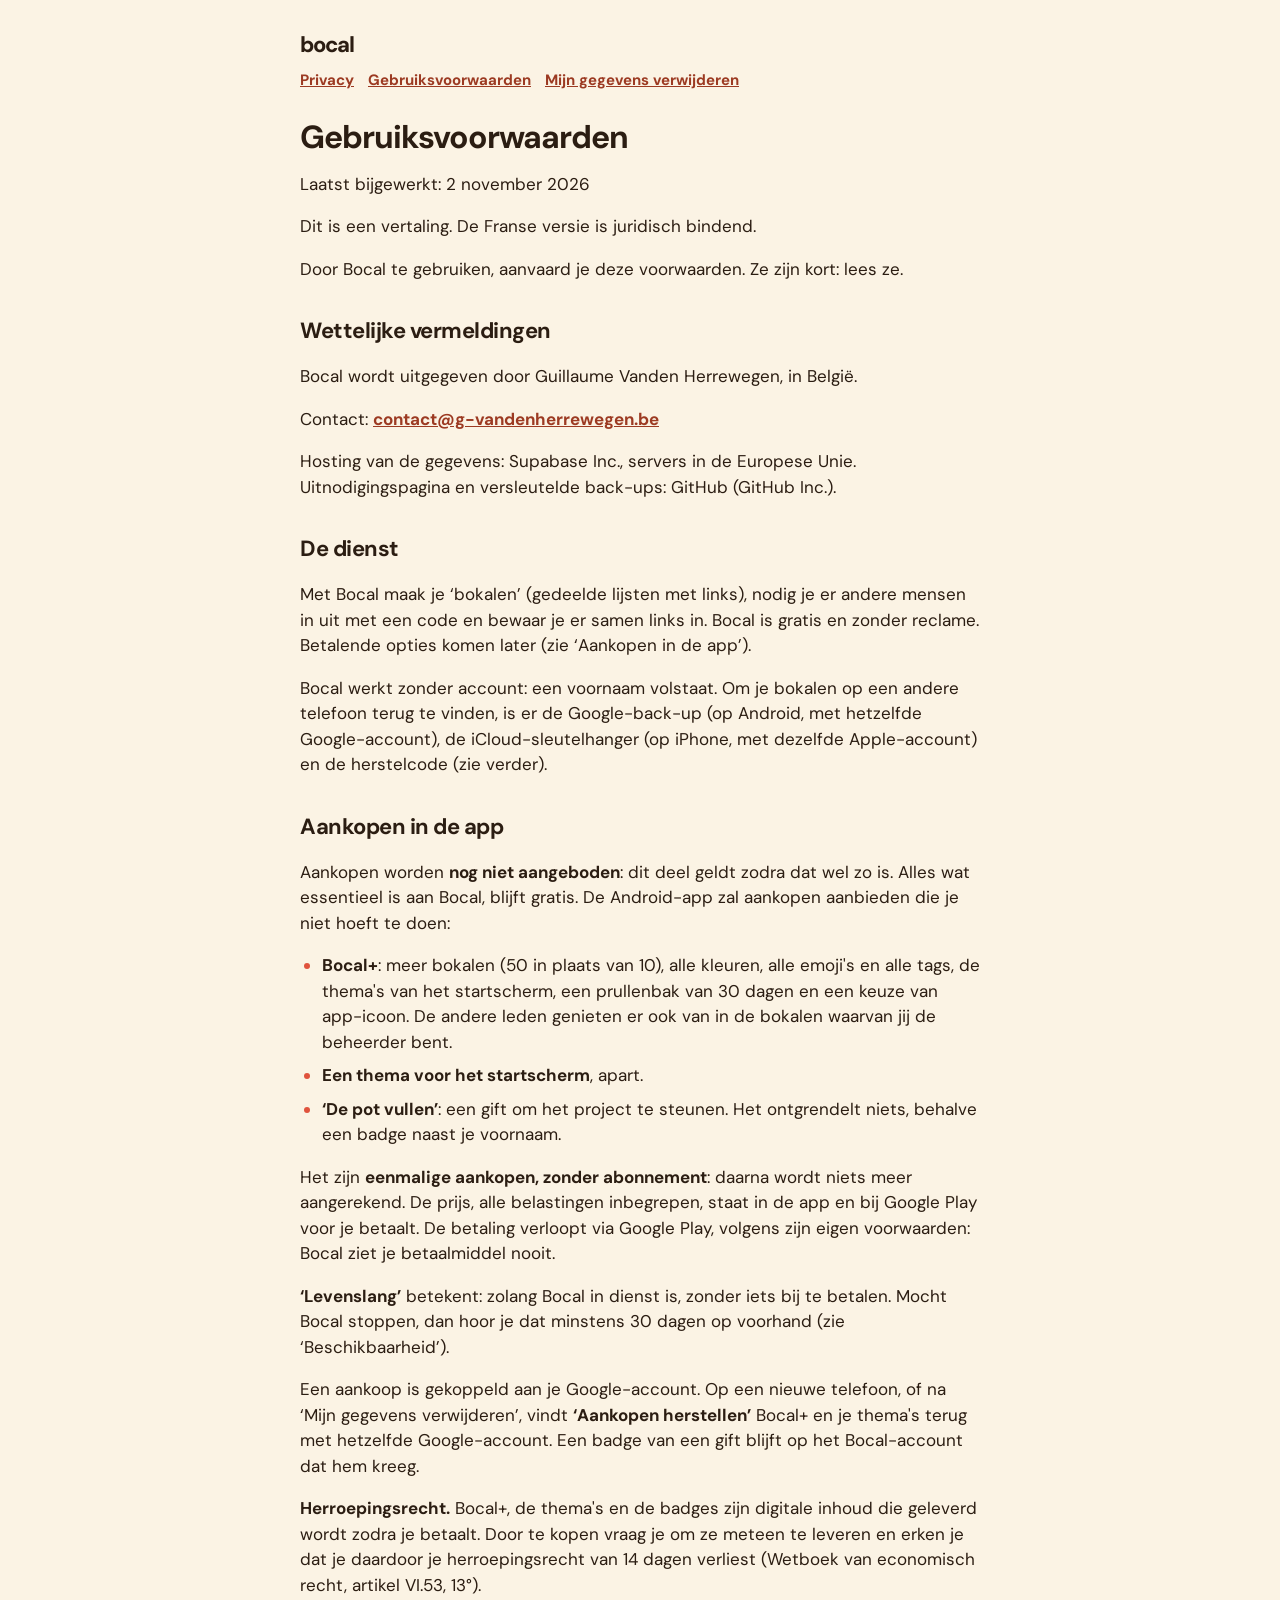
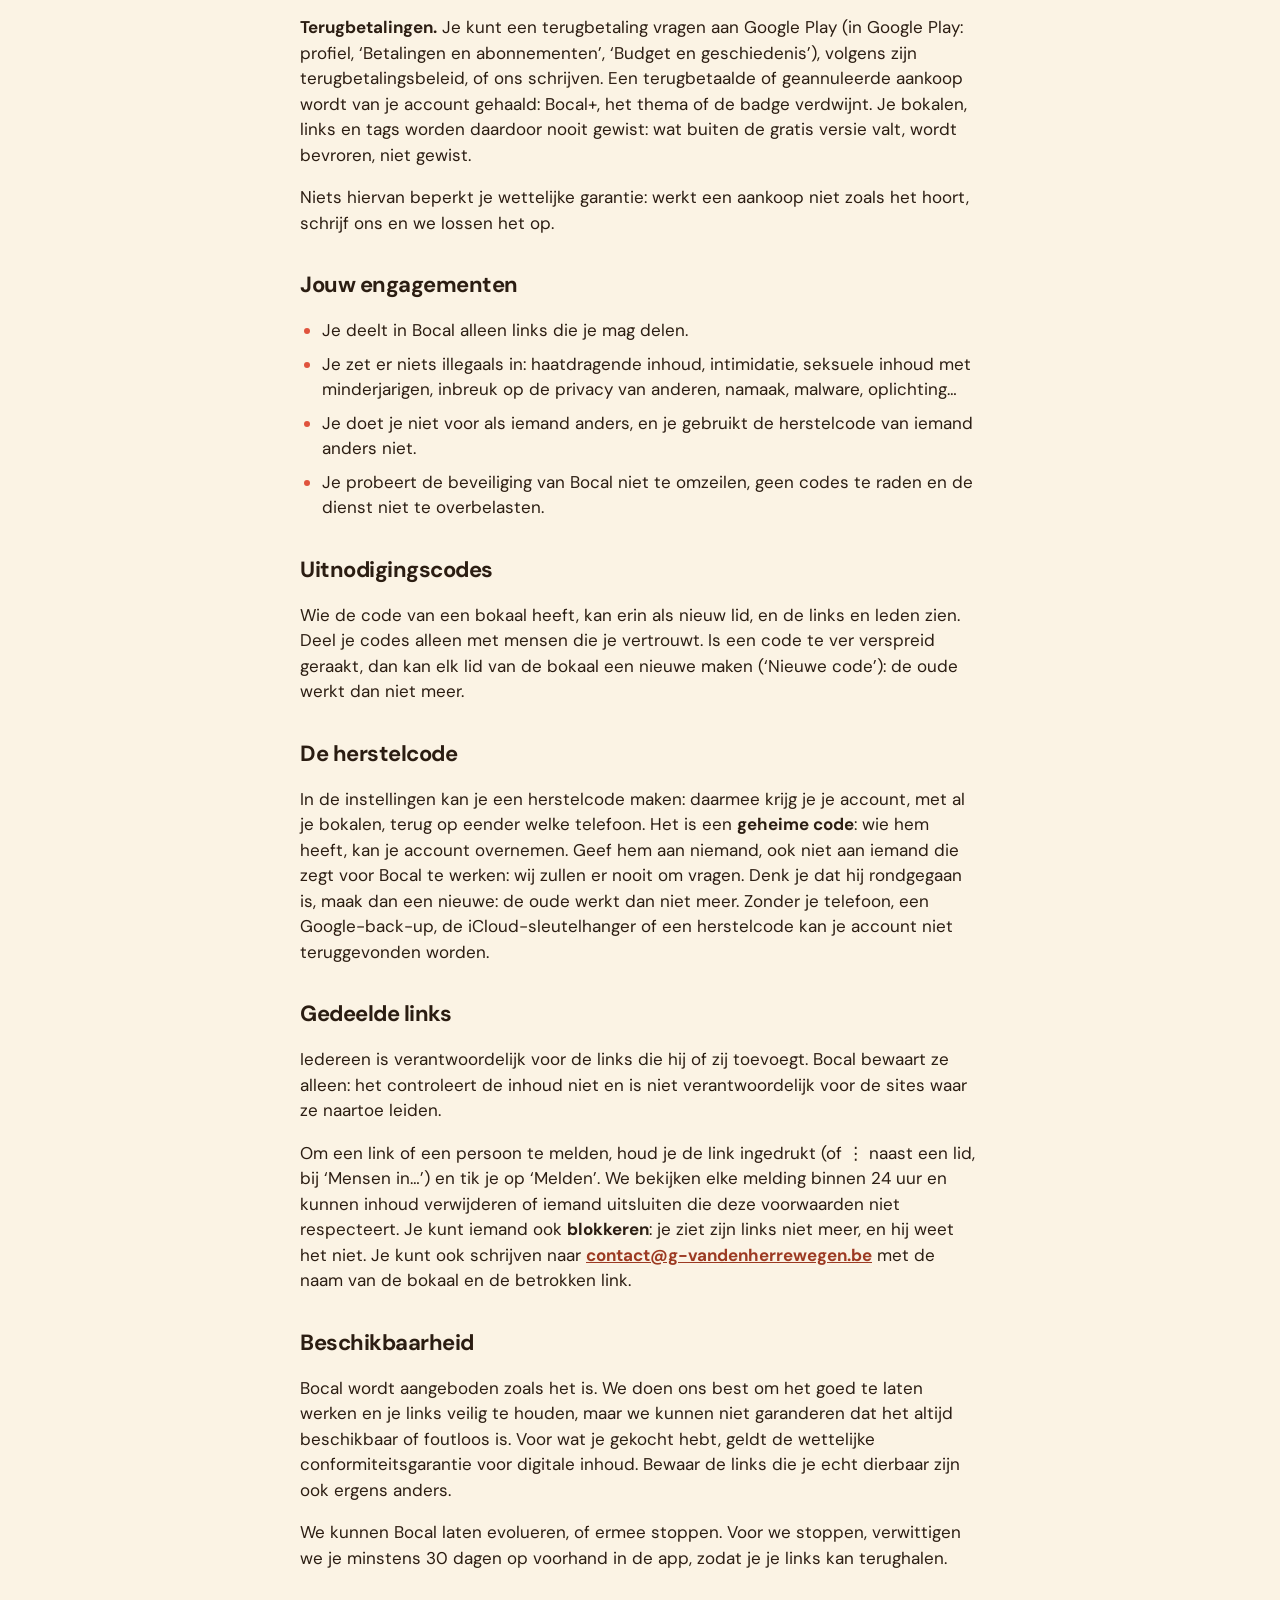
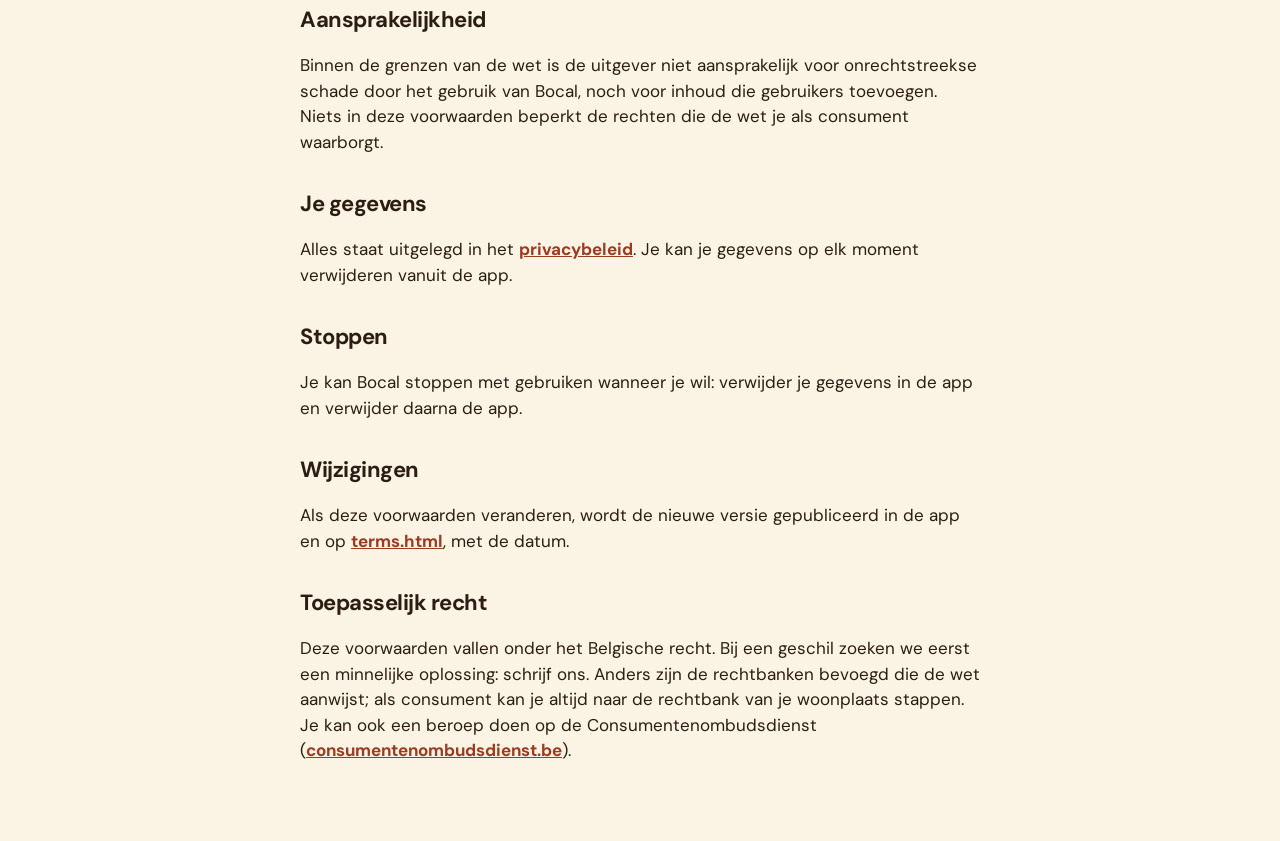
<file: nl/terms.html>
<!doctype html>
<html lang="nl">
<head>
<meta charset="utf-8">
<meta name="viewport" content="width=device-width, initial-scale=1">
<title>Gebruiksvoorwaarden · Bocal</title>
<style>
  @font-face { font-family: "DM Sans"; font-weight: 400; src: url("../fonts/DMSans-Regular.woff") format("woff"); font-display: swap; }
  @font-face { font-family: "DM Sans"; font-weight: 700; src: url("../fonts/DMSans-Bold.woff") format("woff"); font-display: swap; }
  @font-face { font-family: "DM Sans"; font-weight: 800; src: url("../fonts/DMSans-ExtraBold.woff") format("woff"); font-display: swap; }
  :root { --paper: #FBF3E4; --ink: #2B1D12; --muted: #7A6450; --accent: #E0533D; --link: #9C3A22; }
  * { box-sizing: border-box; }
  body { margin: 0; background: var(--paper); color: var(--ink); font-family: "DM Sans", system-ui, sans-serif;
         padding: 28px 16px 60px; line-height: 1.5; font-size: 17px; }
  main { max-width: 680px; margin: 0 auto; }
  .logo { font-weight: 800; font-size: 22px; letter-spacing: -1px; text-decoration: none; color: var(--ink); }
  nav { display: flex; gap: 14px; flex-wrap: wrap; margin: 8px 0 28px; font-size: 15px; }
  h1 { font-size: 32px; line-height: 1.1; letter-spacing: -1px; margin: 0 0 8px; }
  h2 { font-size: 22px; letter-spacing: -.5px; margin: 32px 0 8px; }
  a { color: var(--link); font-weight: 700; }
  ul { padding-left: 22px; }
  li { margin-bottom: 8px; }
  li::marker { color: var(--accent); }
</style>
</head>
<body>
<main>
<a class="logo" href="./">bocal</a>
<nav><a href="privacy.html">Privacy</a><a href="terms.html">Gebruiksvoorwaarden</a><a href="delete.html">Mijn gegevens verwijderen</a></nav>
<h1>Gebruiksvoorwaarden</h1>
<p>Laatst bijgewerkt: 2 november 2026</p>
<p>Dit is een vertaling. De Franse versie is juridisch bindend.</p>
<p>Door Bocal te gebruiken, aanvaard je deze voorwaarden. Ze zijn kort: lees ze.</p>
<h2>Wettelijke vermeldingen</h2>
<p>Bocal wordt uitgegeven door Guillaume Vanden Herrewegen, in België.</p>
<p>Contact: <a href="mailto:contact@g-vandenherrewegen.be">contact@g-vandenherrewegen.be</a></p>
<p>Hosting van de gegevens: Supabase Inc., servers in de Europese Unie. Uitnodigingspagina en versleutelde back-ups: GitHub (GitHub Inc.).</p>
<h2>De dienst</h2>
<p>Met Bocal maak je ‘bokalen’ (gedeelde lijsten met links), nodig je er andere mensen in uit met een code en bewaar je er samen links in. Bocal is gratis en zonder reclame. Betalende opties komen later (zie ‘Aankopen in de app’).</p>
<p>Bocal werkt zonder account: een voornaam volstaat. Om je bokalen op een andere telefoon terug te vinden, is er de Google-back-up (op Android, met hetzelfde Google-account), de iCloud-sleutelhanger (op iPhone, met dezelfde Apple-account) en de herstelcode (zie verder).</p>
<h2>Aankopen in de app</h2>
<p>Aankopen worden <strong>nog niet aangeboden</strong>: dit deel geldt zodra dat wel zo is. Alles wat essentieel is aan Bocal, blijft gratis. De Android-app zal aankopen aanbieden die je niet hoeft te doen:</p>
<ul><li><strong>Bocal+</strong>: meer bokalen (50 in plaats van 10), alle kleuren, alle emoji's en alle tags, de thema's van het startscherm, een prullenbak van 30 dagen en een keuze van app-icoon. De andere leden genieten er ook van in de bokalen waarvan jij de beheerder bent.</li><li><strong>Een thema voor het startscherm</strong>, apart.</li><li><strong>‘De pot vullen’</strong>: een gift om het project te steunen. Het ontgrendelt niets, behalve een badge naast je voornaam.</li></ul>
<p>Het zijn <strong>eenmalige aankopen, zonder abonnement</strong>: daarna wordt niets meer aangerekend. De prijs, alle belastingen inbegrepen, staat in de app en bij Google Play voor je betaalt. De betaling verloopt via Google Play, volgens zijn eigen voorwaarden: Bocal ziet je betaalmiddel nooit.</p>
<p><strong>‘Levenslang’</strong> betekent: zolang Bocal in dienst is, zonder iets bij te betalen. Mocht Bocal stoppen, dan hoor je dat minstens 30 dagen op voorhand (zie ‘Beschikbaarheid’).</p>
<p>Een aankoop is gekoppeld aan je Google-account. Op een nieuwe telefoon, of na ‘Mijn gegevens verwijderen’, vindt <strong>‘Aankopen herstellen’</strong> Bocal+ en je thema's terug met hetzelfde Google-account. Een badge van een gift blijft op het Bocal-account dat hem kreeg.</p>
<p><strong>Herroepingsrecht.</strong> Bocal+, de thema's en de badges zijn digitale inhoud die geleverd wordt zodra je betaalt. Door te kopen vraag je om ze meteen te leveren en erken je dat je daardoor je herroepingsrecht van 14 dagen verliest (Wetboek van economisch recht, artikel VI.53, 13°).</p>
<p><strong>Terugbetalingen.</strong> Je kunt een terugbetaling vragen aan Google Play (in Google Play: profiel, ‘Betalingen en abonnementen’, ‘Budget en geschiedenis’), volgens zijn terugbetalingsbeleid, of ons schrijven. Een terugbetaalde of geannuleerde aankoop wordt van je account gehaald: Bocal+, het thema of de badge verdwijnt. Je bokalen, links en tags worden daardoor nooit gewist: wat buiten de gratis versie valt, wordt bevroren, niet gewist.</p>
<p>Niets hiervan beperkt je wettelijke garantie: werkt een aankoop niet zoals het hoort, schrijf ons en we lossen het op.</p>
<h2>Jouw engagementen</h2>
<ul><li>Je deelt in Bocal alleen links die je mag delen.</li><li>Je zet er niets illegaals in: haatdragende inhoud, intimidatie, seksuele inhoud met minderjarigen, inbreuk op de privacy van anderen, namaak, malware, oplichting…</li><li>Je doet je niet voor als iemand anders, en je gebruikt de herstelcode van iemand anders niet.</li><li>Je probeert de beveiliging van Bocal niet te omzeilen, geen codes te raden en de dienst niet te overbelasten.</li></ul>
<h2>Uitnodigingscodes</h2>
<p>Wie de code van een bokaal heeft, kan erin als nieuw lid, en de links en leden zien. Deel je codes alleen met mensen die je vertrouwt. Is een code te ver verspreid geraakt, dan kan elk lid van de bokaal een nieuwe maken (‘Nieuwe code’): de oude werkt dan niet meer.</p>
<h2>De herstelcode</h2>
<p>In de instellingen kan je een herstelcode maken: daarmee krijg je je account, met al je bokalen, terug op eender welke telefoon. Het is een <strong>geheime code</strong>: wie hem heeft, kan je account overnemen. Geef hem aan niemand, ook niet aan iemand die zegt voor Bocal te werken: wij zullen er nooit om vragen. Denk je dat hij rondgegaan is, maak dan een nieuwe: de oude werkt dan niet meer. Zonder je telefoon, een Google-back-up, de iCloud-sleutelhanger of een herstelcode kan je account niet teruggevonden worden.</p>
<h2>Gedeelde links</h2>
<p>Iedereen is verantwoordelijk voor de links die hij of zij toevoegt. Bocal bewaart ze alleen: het controleert de inhoud niet en is niet verantwoordelijk voor de sites waar ze naartoe leiden.</p>
<p>Om een link of een persoon te melden, houd je de link ingedrukt (of ⋮ naast een lid, bij ‘Mensen in…’) en tik je op ‘Melden’. We bekijken elke melding binnen 24 uur en kunnen inhoud verwijderen of iemand uitsluiten die deze voorwaarden niet respecteert. Je kunt iemand ook <strong>blokkeren</strong>: je ziet zijn links niet meer, en hij weet het niet. Je kunt ook schrijven naar <a href="mailto:contact@g-vandenherrewegen.be">contact@g-vandenherrewegen.be</a> met de naam van de bokaal en de betrokken link.</p>
<h2>Beschikbaarheid</h2>
<p>Bocal wordt aangeboden zoals het is. We doen ons best om het goed te laten werken en je links veilig te houden, maar we kunnen niet garanderen dat het altijd beschikbaar of foutloos is. Voor wat je gekocht hebt, geldt de wettelijke conformiteitsgarantie voor digitale inhoud. Bewaar de links die je echt dierbaar zijn ook ergens anders.</p>
<p>We kunnen Bocal laten evolueren, of ermee stoppen. Voor we stoppen, verwittigen we je minstens 30 dagen op voorhand in de app, zodat je je links kan terughalen.</p>
<h2>Aansprakelijkheid</h2>
<p>Binnen de grenzen van de wet is de uitgever niet aansprakelijk voor onrechtstreekse schade door het gebruik van Bocal, noch voor inhoud die gebruikers toevoegen. Niets in deze voorwaarden beperkt de rechten die de wet je als consument waarborgt.</p>
<h2>Je gegevens</h2>
<p>Alles staat uitgelegd in het <a href="privacy.html">privacybeleid</a>. Je kan je gegevens op elk moment verwijderen vanuit de app.</p>
<h2>Stoppen</h2>
<p>Je kan Bocal stoppen met gebruiken wanneer je wil: verwijder je gegevens in de app en verwijder daarna de app.</p>
<h2>Wijzigingen</h2>
<p>Als deze voorwaarden veranderen, wordt de nieuwe versie gepubliceerd in de app en op <a href="terms.html">terms.html</a>, met de datum.</p>
<h2>Toepasselijk recht</h2>
<p>Deze voorwaarden vallen onder het Belgische recht. Bij een geschil zoeken we eerst een minnelijke oplossing: schrijf ons. Anders zijn de rechtbanken bevoegd die de wet aanwijst; als consument kan je altijd naar de rechtbank van je woonplaats stappen. Je kan ook een beroep doen op de Consumentenombudsdienst (<a href="https://consumentenombudsdienst.be">consumentenombudsdienst.be</a>).</p>
</main>
</body>
</html>
</file>
<file: style.css>
@font-face { font-family: "DM Sans"; font-weight: 400; font-display: swap; src: url("fonts/DMSans-Regular.woff") format("woff"); }
@font-face { font-family: "DM Sans"; font-weight: 500; font-display: swap; src: url("fonts/DMSans-Medium.woff") format("woff"); }
@font-face { font-family: "DM Sans"; font-weight: 700; font-display: swap; src: url("fonts/DMSans-Bold.woff") format("woff"); }
@font-face { font-family: "DM Sans"; font-weight: 800; font-display: swap; src: url("fonts/DMSans-ExtraBold.woff") format("woff"); }

@property --bob { syntax: "<length>"; inherits: false; initial-value: 0px; }

:root {
  --paper: #FEF3CF;
  --paper-2: #F3E7D0;
  --surface: #FFFFFF;
  --ink: #2B1D12;
  --muted: #7A6450;
  --line: #E8DCC8;
  --sticker: #F2C14E;
  --tomato: #E0533D;
  --wood: #C9925B;
  --wood-dark: #A8723E;
  --night: #120B07;
  --night-2: #1F150E;
  --gutter: clamp(16px, 4vw, 44px);
  --ease-out: cubic-bezier(.16, .84, .24, 1);
  --ease-back: cubic-bezier(.34, 1.56, .64, 1);
  --stroke: 2.5px;
  color-scheme: light;
}

* { box-sizing: border-box; }
html { scroll-behavior: smooth; -webkit-text-size-adjust: 100%; }
body {
  margin: 0;
  background: var(--night);
  color: var(--ink);
  font-family: "DM Sans", system-ui, -apple-system, "Segoe UI", sans-serif;
  font-size: 17px;
  line-height: 1.5;
  -webkit-font-smoothing: antialiased;
  text-rendering: optimizeLegibility;
}
img { max-width: 100%; }
a { color: inherit; }
button { font: inherit; color: inherit; }
h1, h2, h3 { margin: 0; font-weight: 800; letter-spacing: -0.04em; text-wrap: balance; }
p { margin: 0; }
:focus-visible { outline: 3px solid var(--sticker); outline-offset: 3px; border-radius: 6px; }

.skip-link {
  position: fixed; left: 12px; top: -60px; z-index: 100;
  background: var(--sticker); color: var(--ink); padding: 10px 16px; border-radius: 12px;
  font-weight: 800; text-decoration: none; border: 2px solid var(--ink);
}
.skip-link:focus { top: 12px; }

.wrap { width: 100%; max-width: 1200px; margin: 0 auto; padding: 0 var(--gutter); }

mark { color: inherit; background: none; }
.world mark, .cta mark {
  background-image: linear-gradient(transparent 56%, var(--sticker) 56%, var(--sticker) 92%, transparent 92%);
  background-repeat: no-repeat;
  background-size: 100% 100%;
  padding: 0 .05em;
  margin: 0 -.05em;
}
.reveal mark { background-size: 0% 100%; transition: background-size 1s var(--ease-out) .45s; }
.reveal.is-in mark { background-size: 100% 100%; }

.eyebrow {
  font-weight: 800; font-size: 13px; letter-spacing: .14em; text-transform: uppercase; color: var(--muted);
  display: inline-flex; align-items: center; gap: 10px; margin-bottom: 18px;
}
.lead { font-size: clamp(18px, 1.5vw, 21px); line-height: 1.5; color: var(--muted); max-width: 34em; }

.btn {
  display: inline-flex; align-items: center; justify-content: center; gap: 10px;
  font: 800 17px/1 "DM Sans", system-ui, sans-serif; letter-spacing: -0.01em;
  padding: 16px 22px; min-height: 54px; border-radius: 16px;
  border: var(--stroke) solid var(--ink); background: var(--ink); color: var(--paper);
  text-decoration: none; cursor: pointer;
  box-shadow: 4px 4px 0 var(--sticker);
  transition: transform .18s var(--ease-out), box-shadow .18s var(--ease-out), background .3s, color .3s;
}
.btn:hover { transform: translate(-2px, -2px); box-shadow: 6px 6px 0 var(--sticker); }
.btn:active { transform: translate(3px, 3px); box-shadow: 1px 1px 0 var(--sticker); }
.btn svg { width: 20px; height: 20px; flex: none; fill: none; stroke: currentColor; stroke-width: 2.4; stroke-linecap: round; stroke-linejoin: round; }
.btn-paper { background: var(--paper); color: var(--ink); border-color: var(--paper); }
.btn-ghost { background: transparent; color: var(--paper); border-color: rgba(251, 243, 228, .45); box-shadow: none; }
.btn-ghost:hover { box-shadow: none; border-color: var(--paper); }
.cta .btn-ghost, .cta .btn-ghost:hover { color: var(--ink); border-color: var(--ink); }
.btn-small { min-height: 42px; padding: 10px 16px; font-size: 15px; border-radius: 13px; box-shadow: 3px 3px 0 var(--sticker); }

.top {
  position: fixed; inset: 0 0 auto; z-index: 50;
  display: flex; align-items: center; gap: 14px;
  padding: 12px var(--gutter);
  padding-top: max(12px, env(safe-area-inset-top));
  color: var(--ink);
  background: rgba(254, 243, 207, .86);
  -webkit-backdrop-filter: blur(14px) saturate(1.3);
  backdrop-filter: blur(14px) saturate(1.3);
  border-bottom: 2px solid rgba(43, 29, 18, .1);
  transition: background .5s, color .5s, border-color .5s;
}
body.in-room .top { background: transparent; color: var(--paper); border-color: transparent; -webkit-backdrop-filter: none; backdrop-filter: none; }
.brand { display: inline-flex; align-items: center; gap: 8px; text-decoration: none; font-weight: 800; font-size: 25px; letter-spacing: -0.06em; margin-right: auto; }
.brand-jar { width: 30px; height: 33px; }
.brand-jar .lid { fill: var(--tomato); stroke: currentColor; stroke-width: 2.4; }
.brand-jar .glass { fill: rgba(255, 255, 255, .55); stroke: currentColor; stroke-width: 2.6; }
body.in-room .brand-jar .glass { fill: rgba(255, 255, 255, .12); }
.brand-jar rect:not(.lid) { stroke: rgba(43, 29, 18, .5); stroke-width: 1; }
.nav { display: flex; gap: 4px; }
.nav a { text-decoration: none; font-weight: 700; font-size: 15px; padding: 10px 12px; border-radius: 10px; opacity: .85; transition: opacity .2s, background .2s; }
.nav a:hover { opacity: 1; background: rgba(127, 100, 80, .14); }
.sound {
  display: inline-flex; align-items: center; gap: 6px; height: 42px; padding: 0 12px 0 10px;
  border: 2px solid currentColor; border-radius: 13px; background: transparent; cursor: pointer;
  font-weight: 800; font-size: 14px; opacity: .9;
}
.sound svg { width: 22px; height: 22px; fill: none; stroke: currentColor; stroke-width: 2; stroke-linecap: round; stroke-linejoin: round; }
.sound .spk { fill: currentColor; }
.sound .wave { display: none; }
.sound[aria-pressed="true"] .wave { display: inline; }
.sound[aria-pressed="true"] .mute { display: none; }
.langs { position: relative; }
.langs summary {
  display: inline-flex; align-items: center; gap: 3px; height: 42px; padding: 0 8px 0 11px; list-style: none;
  border: 2px solid currentColor; border-radius: 13px; cursor: pointer; font-weight: 800; font-size: 14px; opacity: .9;
}
.langs summary::-webkit-details-marker { display: none; }
.langs summary svg { width: 16px; height: 16px; fill: none; stroke: currentColor; stroke-width: 2.4; stroke-linecap: round; stroke-linejoin: round; transition: transform .2s; }
.langs[open] summary svg { transform: rotate(180deg); }
.langs-menu {
  position: absolute; right: 0; top: calc(100% + 8px); display: grid; min-width: 160px; padding: 6px;
  background: var(--paper); color: var(--ink); border: 2px solid var(--ink); border-radius: 14px; box-shadow: 4px 4px 0 var(--ink);
}
.langs-menu a { padding: 10px 12px; border-radius: 9px; text-decoration: none; font-weight: 700; font-size: 15px; }
.langs-menu a:hover { background: rgba(127, 100, 80, .14); }
.langs-menu a[aria-current] { background: var(--sticker); }
body.in-room .store-link { background: var(--paper); color: var(--ink); border-color: var(--paper); }
@media (max-width: 860px) { .nav { display: none; } }
.store-link { white-space: nowrap; }
@media (max-width: 640px) {
  .sound-label { display: none; }
  .sound { padding: 0 9px; }
}
@media (max-width: 480px) {
  .store-link { display: none; }
  .sound { padding: 0 9px; }
  .langs summary { padding: 0 6px 0 9px; }
  .store-link { font-size: 14px; padding: 10px 12px; }
  .brand { font-size: 23px; }
}

.journey { position: relative; height: 230vh; height: 230svh; background: var(--night); }
.stage { position: sticky; top: 0; height: 100vh; height: 100svh; overflow: hidden; isolation: isolate; }
#room { position: absolute; inset: 0; width: 100%; height: 100%; display: block; animation: room-in 1.1s var(--ease-out) both; }
@keyframes room-in { from { opacity: 0; } }
.grain {
  position: absolute; inset: 0; pointer-events: none; z-index: 1; opacity: .05;
  background-image: url("data:image/svg+xml,%3Csvg xmlns='http://www.w3.org/2000/svg' width='180' height='180'%3E%3Cfilter id='n'%3E%3CfeTurbulence type='fractalNoise' baseFrequency='.85' numOctaves='2' stitchTiles='stitch'/%3E%3CfeColorMatrix values='0 0 0 0 1 0 0 0 0 1 0 0 0 0 1 0 0 0 1.4 0'/%3E%3C/filter%3E%3Crect width='180' height='180' filter='url(%23n)'/%3E%3C/svg%3E");
}
.stage::before {
  content: ""; position: absolute; inset: 0; z-index: 1; pointer-events: none;
  background: linear-gradient(90deg, rgba(10, 6, 3, .78) 0%, rgba(10, 6, 3, .5) 32%, rgba(10, 6, 3, 0) 58%);
  opacity: clamp(0, calc(1 - var(--journey, 0) * 5), 1);
}
.veil { position: absolute; inset: 0; z-index: 4; pointer-events: none; background: var(--paper); opacity: var(--veil, 0); }

.hero {
  position: absolute; z-index: 3; left: var(--gutter); top: 50%;
  max-width: min(600px, 46vw); color: var(--paper);
  transform: translateY(calc(-50% - var(--journey, 0) * 120px));
  opacity: clamp(0, calc(1 - var(--journey, 0) * 6.5), 1);
}
.stage.is-past .hero, .stage.is-past .scroll-cue { visibility: hidden; }
.hero > * { animation: hero-in .9s var(--ease-out) .2s both; }
.hero > :nth-child(2) { animation-delay: .28s; }
.hero > :nth-child(3) { animation-delay: .36s; }
.hero > :nth-child(4) { animation-delay: .44s; }
.hero > :nth-child(5) { animation-delay: .52s; }
@keyframes hero-in { from { opacity: 0; transform: translateY(18px); } }
.hero mark {
  background: linear-gradient(transparent 13%, var(--sticker) 13%); color: var(--ink); padding: 0 .14em; border-radius: .14em;
  -webkit-box-decoration-break: clone; box-decoration-break: clone;
}
.hero h1 {
  font-size: clamp(42px, 5.6vw, 80px); line-height: .98; letter-spacing: -0.05em; margin-bottom: 22px;
  text-shadow: 0 2px 30px rgba(0, 0, 0, .35);
}
.hero .eyebrow { color: rgba(251, 243, 228, .78); }
.hero .eyebrow .dot { width: 9px; height: 9px; border-radius: 50%; background: var(--sticker); box-shadow: 0 0 0 4px rgba(242, 193, 78, .25); animation: pulse 2.4s ease-in-out infinite; }
@keyframes pulse { 50% { box-shadow: 0 0 0 9px rgba(242, 193, 78, 0); } }
.hero .lead { color: rgba(251, 243, 228, .82); margin-bottom: 30px; }
.actions { display: flex; flex-wrap: wrap; gap: 14px; }
.pills { list-style: none; display: flex; flex-wrap: wrap; gap: 8px; padding: 0; margin: 26px 0 0; }
.pills li {
  font-weight: 800; font-size: 14px; padding: 7px 13px 7px 11px; border-radius: 999px;
  border: 1.5px solid rgba(251, 243, 228, .3); color: rgba(251, 243, 228, .9);
  display: inline-flex; align-items: center; gap: 7px;
}
.pills li::before { content: ""; width: 7px; height: 7px; border-radius: 50%; background: var(--sticker); }

.scroll-cue {
  position: absolute; z-index: 3; left: 50%; bottom: max(22px, env(safe-area-inset-bottom) + 12px); margin-left: -23px;
  width: 46px; height: 46px; display: grid; place-items: center; border-radius: 50%;
  color: var(--paper); background: rgba(18, 11, 7, .5); border: 2px solid rgba(251, 243, 228, .3);
  opacity: clamp(0, calc(1 - var(--journey, 0) * 9), 1);
  transition: border-color .25s;
}
.scroll-cue:hover { border-color: rgba(251, 243, 228, .7); }
.scroll-cue svg { width: 20px; height: 20px; fill: none; stroke: currentColor; stroke-width: 2.6; stroke-linecap: round; stroke-linejoin: round; animation: nudge 1.9s var(--ease-out) infinite; }
@keyframes nudge { 0%, 55%, 100% { transform: none; } 28% { transform: translateY(3px); } }

@media (max-width: 760px) {
  .hero { top: auto; bottom: max(84px, env(safe-area-inset-bottom) + 74px); right: var(--gutter); max-width: none; transform: translateY(calc(var(--journey, 0) * -120px)); }
  .hero h1 { font-size: clamp(36px, 10.4vw, 52px); margin-bottom: 14px; }
  .hero .lead { font-size: 16.5px; margin-bottom: 20px; }
  .hero .eyebrow { margin-bottom: 12px; }
  .hero .pills { display: none; }
  .hero .actions { gap: 10px; }
  .hero .actions .btn { flex: 1 1 100%; min-height: 50px; padding: 12px 16px; }
  .actions .btn { flex: 1 1 auto; }
  .stage::before { background: linear-gradient(0deg, rgba(10, 6, 3, .92) 0%, rgba(10, 6, 3, .7) 40%, rgba(10, 6, 3, 0) 66%); }
}
@media (max-width: 760px) and (max-height: 700px) {
  .hero { bottom: max(76px, env(safe-area-inset-bottom) + 66px); }
  .hero .eyebrow { display: none; }
  .hero h1 { font-size: 34px; margin-bottom: 10px; }
  .hero .lead { font-size: 15.5px; margin-bottom: 14px; }
  .hero .actions .btn { min-height: 46px; padding: 10px 16px; font-size: 16px; }
}

.world {
  position: relative; overflow-x: clip;
  background-color: var(--paper);
  background-image: radial-gradient(circle at 1px 1px, rgba(43, 29, 18, .1) 1.15px, transparent 1.6px);
  background-size: 26px 26px;
}
.world h2 { font-size: clamp(36px, 5vw, 66px); line-height: 1; letter-spacing: -0.05em; margin-bottom: 20px; }
.world p { color: var(--muted); }
.world .feature-text > p:not(.num):not(.hint), .feature-head > p:not(.num) { font-size: clamp(17px, 1.35vw, 20px); max-width: 32em; }

.reveal { opacity: 0; transform: translateY(28px); transition: opacity .8s var(--ease-out) calc(var(--d, 0) * 90ms), transform 1s var(--ease-out) calc(var(--d, 0) * 90ms); }
.reveal.is-in { opacity: 1; transform: none; }

.welcome { margin-top: -75vh; margin-top: -75svh; padding: clamp(110px, 16vh, 170px) 0 clamp(80px, 12vh, 140px); }
.welcome::after { content: ""; position: absolute; inset: -200px 0 auto; height: 200px; background: linear-gradient(rgba(254, 243, 207, 0), var(--paper)); pointer-events: none; }
.welcome::before { content: ""; position: absolute; inset: 0 0 auto; height: 260px; background: linear-gradient(var(--paper), rgba(254, 243, 207, 0)); pointer-events: none; }
.welcome-grid { position: relative; display: grid; grid-template-columns: 1.05fr .95fr; gap: clamp(32px, 6vw, 90px); align-items: center; }
.welcome h2 { font-size: clamp(38px, 5.2vw, 70px); }

.tilt-scene { perspective: 1700px; perspective-origin: 50% 40%; display: grid; place-items: center; }
.tilt { position: relative; transform-style: preserve-3d; transform: rotateX(var(--rx, 0deg)) rotateY(var(--ry, 0deg)); will-change: transform; }
.welcome-visual { min-height: clamp(560px, 70vh, 720px); }
.welcome-visual .phone, .invite-visual .phone { --pw: min(290px, 70vw); }

.phone { --pw: min(310px, 70vw); position: relative; width: var(--pw); aspect-ratio: 390 / 844; container-type: inline-size; transform-style: preserve-3d; }
.ph-body, .ph-slab { position: absolute; inset: -3.6cqw; border-radius: 15.5cqw; }
.ph-body { background: #1A120C; border: var(--stroke) solid var(--ink); box-shadow: inset 0 0 0 1.2cqw #2C2017, inset 0 0 0 1.6cqw #0d0805; }
.ph-slab { background: #0B0704; border: var(--stroke) solid var(--ink); transform: translateZ(calc(var(--i) * -2px)); }
.ph-slab:last-of-type { box-shadow: 0 40px 60px -30px rgba(43, 29, 18, .55); }
.ph-screen { position: absolute; inset: 0; border-radius: 12cqw; overflow: hidden; background: var(--paper); transform: translateZ(1px); }
.ph-screen img { position: absolute; inset: 0; width: 100%; height: 100%; display: block; object-fit: cover; }
.ph-status {
  position: absolute; inset: 0 0 auto; height: 10.3cqw; display: flex; align-items: center; justify-content: space-between;
  padding: 1.2cqw 7.5cqw 0 9cqw; font: 800 3.9cqw/1 "DM Sans", sans-serif; letter-spacing: -0.02em; color: var(--ink); z-index: 2;
}
.ph-status svg { height: 3.4cqw; width: auto; }
.ph-island { position: absolute; top: 2.6cqw; left: 50%; width: 25cqw; height: 7.2cqw; margin-left: -12.5cqw; border-radius: 4cqw; background: #0B0704; z-index: 3; }
.ph-glare { position: absolute; inset: 0; z-index: 4; pointer-events: none; background: linear-gradient(115deg, rgba(255, 255, 255, .22) 0%, rgba(255, 255, 255, 0) 32%, rgba(255, 255, 255, 0) 70%, rgba(255, 255, 255, .06) 100%); }
.phone-screens img { opacity: 0; transform: scale(1.04); transition: opacity .55s var(--ease-out), transform .8s var(--ease-out); }
.phone-screens img.is-on { opacity: 1; transform: none; }

.float-card, .float-jar, .float-avatar, .invite-bubble, .invite-members { position: absolute; transform: translateZ(var(--z, 60px)) translateY(var(--bob)); animation: bob 6s ease-in-out infinite; }
@keyframes bob { 50% { --bob: -12px; } }
.float-card {
  display: flex; align-items: center; gap: 10px; width: 236px; padding: 8px 12px 8px 8px;
  background: var(--surface); border: var(--stroke) solid var(--ink); border-radius: 18px; box-shadow: 5px 5px 0 var(--sticker);
}
.float-card img { width: 50px; height: 50px; border-radius: 12px; border: 1.5px solid rgba(43, 29, 18, .5); flex: none; }
.float-card span { display: grid; gap: 2px; font-size: 13.5px; line-height: 1.2; }
.float-card b { font-weight: 800; color: var(--ink); }
.float-card small { color: var(--muted); font-weight: 600; font-size: 12px; }
.fc-1 { top: 13%; left: -46%; animation-delay: -1.2s; }
.fc-2 { bottom: 15%; right: -44%; animation-delay: -3.4s; }
.float-jar { width: 82px; }
.float-jar svg { display: block; width: 100%; height: auto; overflow: visible; filter: drop-shadow(4px 5px 0 rgba(43, 29, 18, .16)); }
.fj-1 { top: -7%; right: -20%; animation-delay: -2.2s; }
.fj-2 { bottom: -6%; left: -24%; animation-delay: -4.4s; }
.float-avatar {
  width: 52px; height: 52px; border-radius: 50%; display: grid; place-items: center;
  background: var(--c); border: var(--stroke) solid var(--ink); box-shadow: 4px 4px 0 var(--ink);
  font-weight: 800; font-size: 21px; color: var(--ink);
}
.fa-1 { top: 42%; right: -27%; animation-delay: -0.6s; }
.fa-2 { top: 66%; left: -28%; animation-delay: -2.9s; }

.features { padding-bottom: 40px; }
.feature { padding: clamp(80px, 13vh, 150px) 0; }
.feature + .feature { border-top: 2px dashed rgba(43, 29, 18, .14); }
.feature-grid { display: grid; grid-template-columns: 1fr 1fr; gap: clamp(36px, 6vw, 90px); align-items: center; }
.feature-grid.reverse > :first-child { order: 2; }
.feature-head { max-width: 760px; margin-bottom: clamp(36px, 6vh, 64px); }
.num {
  display: inline-block; font-weight: 800; font-size: 15px; letter-spacing: .02em; color: var(--paper) !important;
  background: var(--ink); padding: 7px 11px; border-radius: 11px; box-shadow: 3px 3px 0 var(--sticker); margin-bottom: 22px;
}
.hint { margin-top: 18px; font-weight: 800; color: var(--ink) !important; display: inline-flex; align-items: center; gap: 10px; }
.hint::after { content: ""; width: 42px; height: 14px; background: no-repeat center / contain url("data:image/svg+xml,%3Csvg xmlns='http://www.w3.org/2000/svg' viewBox='0 0 42 14'%3E%3Cpath d='M1 7c8-6 16 6 24 0s10-3 15 0m0 0l-5-4m5 4l-5 4' fill='none' stroke='%232B1D12' stroke-width='2.2' stroke-linecap='round' stroke-linejoin='round'/%3E%3C/svg%3E"); }

.builder {
  display: grid; grid-template-columns: 1fr; gap: 0;
  background: var(--surface); border: var(--stroke) solid var(--ink); border-radius: 28px; box-shadow: 7px 7px 0 var(--sticker); overflow: hidden;
}
.builder-stage {
  position: relative; height: 300px; display: grid; place-items: end center; padding-bottom: 44px;
  background: var(--paper); border-bottom: var(--stroke) solid var(--ink);
  background-image: radial-gradient(circle at 1px 1px, rgba(43, 29, 18, .1) 1.15px, transparent 1.6px); background-size: 22px 22px;
}
.builder-jar { width: 150px; position: relative; z-index: 1; }
.builder-jar svg { display: block; width: 100%; height: auto; overflow: visible; }
.builder-plank { position: absolute; left: 22%; right: 22%; bottom: 31px; height: 14px; border-radius: 4px; background: linear-gradient(var(--wood), var(--wood-dark)); box-shadow: 0 5px 0 rgba(168, 114, 62, .35); }
.builder-controls { padding: 22px 24px 26px; display: grid; gap: 18px; }
.builder fieldset { border: 0; padding: 0; margin: 0; }
.builder legend, .name-field span { font-weight: 800; font-size: 12.5px; letter-spacing: .1em; text-transform: uppercase; color: var(--muted); margin-bottom: 10px; display: block; padding: 0; }
.swatches, .emojis { display: flex; flex-wrap: wrap; gap: 10px; }
.swatch {
  width: 40px; height: 40px; border-radius: 50%; border: var(--stroke) solid var(--ink); background: var(--c); cursor: pointer; padding: 0;
  transition: transform .2s var(--ease-back), box-shadow .2s;
}
.swatch:hover { transform: translateY(-2px); }
.swatch[aria-pressed="true"] { box-shadow: 0 0 0 4px var(--surface), 0 0 0 6.5px var(--ink); transform: scale(1.06); }
.emoji {
  width: 44px; height: 44px; border-radius: 12px; border: 2px solid var(--ink); background: var(--surface); cursor: pointer; padding: 0;
  font-size: 21px; line-height: 1; display: grid; place-items: center; transition: transform .2s var(--ease-back), background .2s, box-shadow .2s;
}
.emoji:hover { transform: translateY(-2px); }
.emoji[aria-pressed="true"] { background: var(--sticker); box-shadow: 3px 3px 0 var(--ink); }
.name-field input {
  width: 100%; font: 700 18px "DM Sans", sans-serif; color: var(--ink); padding: 14px 16px; border-radius: 14px;
  border: 2px solid var(--ink); background: var(--surface); outline: none;
}
.name-field input:focus { border-width: 2.5px; box-shadow: 3px 3px 0 var(--sticker); }

.jar-lid { transform-box: fill-box; transform-origin: 50% 100%; }
.jar-lid.hop { animation: hop .62s var(--ease-out); }
@keyframes hop {
  0% { transform: none; } 30% { transform: translate(6%, -60%) rotate(9deg); } 62% { transform: translate(0, 6%) scaleY(.85); } 80% { transform: translate(0, -8%); } 100% { transform: none; }
}
.jar-body { transform-box: view-box; transform-origin: 50% 100%; }
.jar-body.squash { animation: squash .5s var(--ease-out); }
@keyframes squash { 0% { transform: none; } 30% { transform: scale(1.05, .94); } 60% { transform: scale(.98, 1.03); } 100% { transform: none; } }
.jar-token.drop { animation: drop .7s cubic-bezier(.3, 1.4, .5, 1) both; transform-box: fill-box; transform-origin: 50% 100%; }
@keyframes drop { 0% { transform: translateY(-160%); opacity: 0; } 25% { opacity: 1; } 100% { transform: none; } }
.jar-label { transition: opacity .2s; }

.share-scroller { display: grid; grid-template-columns: 1fr 1fr; gap: clamp(36px, 6vw, 90px); }
.share-sticky { position: sticky; top: 0; height: 100vh; height: 100svh; display: grid; place-items: center; padding-top: 50px; }
.share-steps { list-style: none; margin: 0; padding: 0; }
.share-step { min-height: 78vh; display: flex; flex-direction: column; justify-content: center; opacity: .28; transition: opacity .5s var(--ease-out); }
.share-step.is-on { opacity: 1; }
.step-num {
  width: 46px; height: 46px; border-radius: 14px; display: grid; place-items: center; margin-bottom: 18px;
  font-weight: 800; font-size: 21px; background: var(--sticker); border: var(--stroke) solid var(--ink); box-shadow: 3px 3px 0 var(--ink);
}
.share-step h3 { font-size: clamp(28px, 3vw, 40px); margin-bottom: 12px; line-height: 1.05; }
.share-step p { font-size: 19px; max-width: 24em; }
.share-step b { color: var(--ink); }
.step-shot { display: none; }

.live-stage {
  position: relative; height: clamp(440px, 52vw, 540px); border-radius: 30px;
  background: var(--paper-2); border: var(--stroke) solid var(--ink); box-shadow: 7px 7px 0 var(--sticker); overflow: hidden;
  background-image: radial-gradient(circle at 50% 78%, rgba(242, 193, 78, .45), rgba(242, 193, 78, 0) 55%);
}
.live-jar { position: absolute; left: 50%; bottom: 96px; width: 168px; margin-left: -84px; z-index: 2; }
.live-jar svg { display: block; width: 100%; height: auto; overflow: visible; }
.live-plank { position: absolute; left: 22%; right: 22%; bottom: 82px; height: 15px; border-radius: 4px; background: linear-gradient(var(--wood), var(--wood-dark)); box-shadow: 0 5px 0 rgba(168, 114, 62, .35); z-index: 1; }
.live-count { position: absolute; left: 0; right: 0; bottom: 34px; text-align: center; font-weight: 700; color: var(--muted); font-size: 16px; }
.live-count b { display: inline-block; color: var(--ink); font-weight: 800; font-size: 20px; min-width: 1.2em; }
.live-count b.bump { animation: bumpy .5s var(--ease-back); }
@keyframes bumpy { 40% { transform: scale(1.5) translateY(-3px); color: var(--tomato); } }
.live-avatar {
  position: absolute; z-index: 3; width: 58px; height: 58px; border-radius: 50%; display: grid; place-items: center;
  background: var(--c); border: var(--stroke) solid var(--ink); box-shadow: 4px 4px 0 var(--ink);
  font-weight: 800; font-size: 23px;
}
.live-avatar small { position: absolute; top: 100%; margin-top: 8px; font-size: 13px; font-weight: 800; color: var(--ink); white-space: nowrap; }
.live-avatar.throw { animation: throw .5s var(--ease-out); }
@keyframes throw { 30% { transform: scale(1.14) rotate(-6deg); } }
.la-1 { left: 9%; top: 12%; }
.la-2 { right: 9%; top: 22%; }
.la-3 { left: 13%; top: 52%; }
.fly-card {
  position: absolute; left: 0; top: 0; z-index: 4; display: flex; align-items: center; gap: 8px; width: 200px; padding: 6px 10px 6px 6px;
  background: var(--surface); border: 2px solid var(--ink); border-radius: 15px; box-shadow: 4px 4px 0 var(--sticker);
  font-size: 12.5px; font-weight: 800; line-height: 1.15; color: var(--ink); pointer-events: none; will-change: transform, opacity;
}
.fly-card img { width: 40px; height: 40px; border-radius: 10px; border: 1.5px solid rgba(43, 29, 18, .5); flex: none; }
.live-feed { margin-top: 28px; background: var(--surface); border: var(--stroke) solid var(--ink); border-radius: 22px; padding: 16px 16px 8px; max-width: 460px; }
.feed-title { font-weight: 800; font-size: 12.5px; letter-spacing: .1em; text-transform: uppercase; margin-bottom: 4px; }
.live-feed ul { list-style: none; margin: 0; padding: 0; min-height: 168px; }
.live-feed li, .mf-row { display: flex; align-items: center; gap: 12px; padding: 8px 0; font-size: 15px; line-height: 1.3; color: var(--ink); }
.live-feed li { animation: feedIn .6s var(--ease-out) both; }
.live-feed li.out { animation: feedOut .4s ease-in both; }
@keyframes feedIn { from { opacity: 0; transform: translateY(-12px); } }
@keyframes feedOut { to { opacity: 0; transform: translateX(14px); } }
.live-feed img, .mf-row img { width: 40px; height: 40px; border-radius: 11px; border: 1.5px solid rgba(43, 29, 18, .5); flex: none; }
.live-feed i, .mf-row i { font-style: normal; color: var(--muted); }

.invite-visual { min-height: clamp(560px, 70vh, 700px); }
.invite-bubble {
  top: 10%; left: -52%; width: 250px; display: grid; gap: 6px; padding: 12px; border-radius: 20px 20px 20px 6px;
  background: var(--surface); border: var(--stroke) solid var(--ink); box-shadow: 5px 5px 0 var(--sticker); animation-delay: -2s;
}
.ib-who { font-size: 12px; font-weight: 800; color: var(--muted); }
.ib-text { font-weight: 700; font-size: 15px; line-height: 1.25; }
.ib-card { display: grid; gap: 1px; padding: 10px 12px; border-radius: 13px; background: var(--paper); border: 1.5px solid rgba(43, 29, 18, .3); }
.ib-card b { font-size: 14px; font-weight: 800; }
.ib-card small { font-size: 12.5px; color: var(--muted); font-weight: 700; letter-spacing: .04em; }
.invite-members {
  bottom: 12%; right: -40%; display: flex; align-items: center; padding: 10px 14px 10px 10px; gap: 0;
  background: var(--surface); border: var(--stroke) solid var(--ink); border-radius: 999px; box-shadow: 5px 5px 0 var(--sticker); animation-delay: -4s;
}
.av {
  width: 34px; height: 34px; border-radius: 50%; display: grid; place-items: center; margin-left: -8px;
  background: var(--c); color: var(--t, var(--ink)); border: 2px solid var(--ink); font-weight: 800; font-size: 14px;
}
.av:first-child { margin-left: 0; }
.invite-members small { margin-left: 10px; font-weight: 800; font-size: 14px; color: var(--ink); }

.bento { display: grid; grid-template-columns: 1.15fr 1fr; gap: 22px; }
.tile {
  background: var(--surface); border: var(--stroke) solid var(--ink); border-radius: 26px; padding: 26px; overflow: hidden;
  box-shadow: 0 0 0 var(--sticker); transition: box-shadow .25s var(--ease-out), transform .25s var(--ease-out), opacity .8s var(--ease-out) calc(var(--d, 0) * 90ms);
}
.tile:hover { transform: translate(-3px, -3px); box-shadow: 7px 7px 0 var(--sticker); }
.tile h3 { font-size: clamp(22px, 2vw, 27px); line-height: 1.08; margin-bottom: 8px; }
.tile > p { font-size: 16px; margin-bottom: 20px; }
.tile-tags { grid-row: span 1; }
.tag-row { display: flex; flex-wrap: wrap; gap: 8px; margin-bottom: 18px; }
.tag {
  display: inline-flex; align-items: center; gap: 6px; padding: 8px 13px 8px 10px; border-radius: 999px;
  border: 2px solid var(--ink); background: var(--surface); font-weight: 700; font-size: 14px; color: var(--tc, var(--ink));
  cursor: pointer; transition: background .25s, color .25s, transform .2s var(--ease-back);
}
.tag svg { width: 16px; height: 16px; fill: none; stroke: currentColor; stroke-width: 2.2; stroke-linecap: round; stroke-linejoin: round; }
.tag[aria-pressed="true"] { background: var(--ink); color: var(--paper); }
.tag:hover { transform: translateY(-2px); }
.tag-list { display: grid; gap: 8px; }
.tag-item {
  display: flex; align-items: center; gap: 10px; padding: 7px; border-radius: 14px; border: 2px solid var(--ink); background: var(--surface);
  font-size: 14px; font-weight: 800; color: var(--ink); transition: opacity .35s var(--ease-out), transform .45s var(--ease-out), max-height .45s var(--ease-out), margin .45s, padding .45s, border-width .45s;
  max-height: 64px; overflow: hidden;
}
.tag-item img { width: 44px; height: 44px; border-radius: 10px; border: 1.5px solid rgba(43, 29, 18, .5); }
.tag-item small { display: block; font-weight: 600; color: var(--muted); font-size: 12.5px; }
.tag-item.hide { opacity: 0; transform: translateX(16px); max-height: 0; padding-top: 0; padding-bottom: 0; margin-top: -8px; border-width: 0; }
.mini-feed { display: grid; gap: 2px; padding: 6px 14px; border-radius: 18px; border: 2px solid var(--ink); background: var(--surface); }
.mf-row { font-size: 14px; }
.dup-demo { position: relative; height: 150px; display: grid; place-items: center; }
.dup-card {
  display: flex; align-items: center; gap: 10px; width: min(300px, 100%); padding: 8px; border-radius: 16px; border: 2px solid var(--ink); background: var(--surface);
  box-shadow: 4px 4px 0 var(--sticker); animation: dupShake 4.2s var(--ease-out) infinite;
}
.dup-card img { width: 52px; height: 52px; border-radius: 12px; border: 1.5px solid rgba(43, 29, 18, .5); }
.dup-card span { display: grid; font-size: 14px; line-height: 1.2; }
.dup-card small { color: var(--muted); font-weight: 600; }
.dup-toast {
  position: absolute; left: 50%; bottom: 2px; transform: translate(-50%, 0); white-space: nowrap;
  background: var(--ink); color: var(--paper); font-weight: 700; font-size: 14px; padding: 11px 15px; border-radius: 14px;
  animation: toast 4.2s var(--ease-out) infinite;
}
@keyframes dupShake {
  0%, 18% { transform: translateY(-34px) rotate(-3deg); opacity: 0; }
  30% { transform: translateY(-14px) rotate(0); opacity: 1; }
  36% { transform: translate(-7px, -14px) rotate(-2deg); } 41% { transform: translate(7px, -14px) rotate(2deg); }
  46% { transform: translate(-4px, -14px); } 51% { transform: translate(0, -14px); }
  82% { transform: translate(0, -14px); opacity: 1; } 100% { transform: translate(0, -14px); opacity: 0; }
}
@keyframes toast {
  0%, 38% { opacity: 0; transform: translate(-50%, 12px) scale(.96); }
  46%, 84% { opacity: 1; transform: translate(-50%, 0) scale(1); }
  100% { opacity: 0; transform: translate(-50%, 6px); }
}
.preview-card { display: grid; grid-template-columns: 96px 1fr; gap: 14px; align-items: center; padding: 10px; border-radius: 18px; border: 2px solid var(--ink); background: var(--paper); }
.preview-card img { width: 96px; height: 96px; border-radius: 14px; border: 1.5px solid rgba(43, 29, 18, .5); }
.preview-card span { display: grid; gap: 6px; font-size: 17px; line-height: 1.2; }
.preview-card small { display: inline-flex; align-items: center; gap: 6px; font-size: 13.5px; color: var(--muted); font-weight: 700; }
.dot-tt { width: 16px; height: 16px; border-radius: 50%; background: #111; display: inline-block; }

.privacy {
  position: relative; overflow: hidden; color: var(--paper); padding: clamp(90px, 14vh, 160px) 0;
  background: var(--night-2);
  background-image:
    radial-gradient(60% 60% at 85% 10%, rgba(242, 193, 78, .16), rgba(242, 193, 78, 0)),
    radial-gradient(50% 50% at 5% 90%, rgba(224, 83, 61, .12), rgba(224, 83, 61, 0));
}
.privacy .eyebrow { color: rgba(251, 243, 228, .6); }
.privacy h2 { font-size: clamp(38px, 5.4vw, 72px); line-height: 1; letter-spacing: -0.05em; margin-bottom: 20px; }
.privacy mark { background: linear-gradient(transparent 13%, var(--sticker) 13%); color: var(--ink); padding: 0 .12em; border-radius: .12em; }
.privacy .lead { color: rgba(251, 243, 228, .75); }
.promises { display: grid; grid-template-columns: repeat(4, 1fr); gap: 18px; margin-top: clamp(40px, 7vh, 70px); }
.promise {
  padding: 26px 22px; border-radius: 24px; background: rgba(251, 243, 228, .045); border: 2px solid rgba(251, 243, 228, .13);
  transition: border-color .3s, background .3s, transform .3s var(--ease-out), opacity .8s var(--ease-out) calc(var(--d, 0) * 90ms);
}
.promise:hover { border-color: rgba(242, 193, 78, .6); background: rgba(251, 243, 228, .07); }
.promise svg { width: 46px; height: 46px; fill: none; stroke: var(--sticker); stroke-width: 2.6; stroke-linecap: round; stroke-linejoin: round; margin-bottom: 18px; }
.promise .stars circle { fill: var(--sticker); stroke: none; }
.promise h3 { font-size: 22px; line-height: 1.1; margin-bottom: 10px; }
.promise p { color: rgba(251, 243, 228, .7); font-size: 16px; }
.privacy-more { margin-top: 36px; }
.privacy-more a { font-weight: 800; color: var(--sticker); text-underline-offset: 4px; }

.faq { padding: clamp(90px, 14vh, 150px) 0; }
.faq-grid { display: grid; grid-template-columns: .8fr 1.2fr; gap: clamp(30px, 6vw, 90px); align-items: start; }
.faq-list details { border-bottom: 2px solid var(--ink); }
.faq-list details:first-child { border-top: 2px solid var(--ink); }
.faq-list summary {
  list-style: none; cursor: pointer; display: flex; justify-content: space-between; align-items: center; gap: 20px;
  padding: 22px 2px; font-weight: 800; font-size: clamp(19px, 1.7vw, 23px); letter-spacing: -0.02em; color: var(--ink);
}
.faq-list summary::-webkit-details-marker { display: none; }
.faq-list summary::after {
  content: ""; flex: none; width: 34px; height: 34px; border-radius: 11px; border: 2px solid var(--ink); background: var(--surface)
    no-repeat center / 16px url("data:image/svg+xml,%3Csvg xmlns='http://www.w3.org/2000/svg' viewBox='0 0 16 16'%3E%3Cpath d='M8 2v12M2 8h12' stroke='%232B1D12' stroke-width='2.4' stroke-linecap='round'/%3E%3C/svg%3E");
  transition: transform .3s var(--ease-back), background-color .3s;
}
.faq-list details[open] summary::after { transform: rotate(45deg); background-color: var(--sticker); }
.faq-list details p { padding: 0 2px 24px; font-size: 18px; max-width: 34em; }

.cta { padding: clamp(90px, 15vh, 170px) 0 clamp(100px, 16vh, 180px); text-align: center; border-top: 2px dashed rgba(43, 29, 18, .14); overflow: clip; }
.cta-inner { display: grid; justify-items: center; }
.cta h2 { font-size: clamp(42px, 6.4vw, 92px); }
.cta .lead { margin: 0 auto 34px; }
.cta .actions { justify-content: center; }
.cta-note { margin-top: 26px; font-size: 15px; font-weight: 600; }
.cta-shelf { position: relative; width: min(460px, 92%); height: 190px; margin-bottom: 40px; }
.cta-jars { position: absolute; inset: 0 8% 14px; display: flex; justify-content: space-around; align-items: flex-end; }
.cta-jars .cj { width: 26%; max-width: 96px; transform: translateY(-140vh); }
.cta-jars .cj svg { display: block; width: 100%; height: auto; overflow: visible; }
.cta-shelf.is-in .cj { animation: fall 1s cubic-bezier(.45, 0, .7, 1) forwards, land .45s var(--ease-out) forwards; animation-delay: calc(var(--i) * 170ms), calc(var(--i) * 170ms + 1s); }
@keyframes fall { to { transform: translateY(0); } }
@keyframes land { 0% { transform: scale(1.1, .86); transform-origin: 50% 100%; } 60% { transform: scale(.97, 1.04); } 100% { transform: none; } }
.cta-plank { position: absolute; left: 0; right: 0; bottom: 0; height: 16px; border-radius: 5px; background: linear-gradient(var(--wood), var(--wood-dark)); box-shadow: 0 6px 0 rgba(168, 114, 62, .35); }

.foot { background: var(--ink); color: var(--paper); padding: 56px 0 calc(40px + env(safe-area-inset-bottom)); }
.foot-inner { display: grid; grid-template-columns: 1fr auto; gap: 26px 40px; align-items: start; }
.foot-word { font-weight: 800; font-size: 40px; letter-spacing: -0.06em; line-height: 1; margin-bottom: 8px; }
.foot-brand p:not(.foot-word) { color: rgba(251, 243, 228, .7); }
.foot-links { display: flex; flex-wrap: wrap; gap: 6px 22px; justify-content: flex-end; }
.foot-links a { font-weight: 700; text-decoration: none; opacity: .85; padding: 6px 0; }
.foot-links a:hover { opacity: 1; text-decoration: underline; text-underline-offset: 4px; }
.foot-note { grid-column: 1 / -1; font-size: 14px; color: rgba(251, 243, 228, .5); padding-top: 22px; border-top: 1.5px solid rgba(251, 243, 228, .12); }

@media (max-width: 960px) {
  .welcome-grid, .feature-grid, .faq-grid { grid-template-columns: 1fr; }
  .feature-grid.reverse > :first-child { order: 0; }
  .welcome-visual, .invite-visual { min-height: 0; padding: 30px 0 50px; }
  .promises { grid-template-columns: 1fr 1fr; }
  .bento { grid-template-columns: 1fr; }
  .share-scroller { grid-template-columns: 1fr; }
  .share-sticky { display: none; }
  .share-step { min-height: 0; opacity: 1; padding: 26px 0 34px; display: grid; grid-template-columns: 1fr; }
  .step-shot {
    display: block; width: min(250px, 66vw); height: auto; margin-top: 22px; border-radius: 30px;
    border: 7px solid #1A120C; outline: var(--stroke) solid var(--ink); box-shadow: 6px 6px 0 var(--sticker);
  }
  .foot-inner { grid-template-columns: 1fr; }
  .foot-links { justify-content: flex-start; }
}
@media (max-width: 760px) {
  .phone, .welcome-visual .phone, .invite-visual .phone { --pw: min(260px, 64vw); }
  .float-card { width: 190px; padding: 6px 9px 6px 6px; }
  .float-card img { width: 40px; height: 40px; }
  .float-card span { font-size: 12px; }
  .fc-1 { left: -30%; top: 6%; }
  .fc-2 { right: -30%; bottom: 10%; }
  .fj-1 { right: -14%; width: 64px; }
  .fj-2 { left: -16%; width: 64px; }
  .fa-1 { right: -17%; width: 44px; height: 44px; font-size: 18px; }
  .fa-2 { left: -17%; width: 44px; height: 44px; font-size: 18px; }
  .invite-bubble { left: -22%; top: 2%; width: 210px; }
  .invite-members { right: -14%; bottom: 4%; }
  .builder-stage { height: 250px; }
  .builder-jar { width: 124px; }
  .live-jar { width: 140px; margin-left: -70px; }
  .la-1 { left: 6%; top: 8%; }
  .la-2 { right: 6%; top: 14%; }
  .la-3 { left: 7%; top: 44%; }
  .live-avatar { width: 50px; height: 50px; font-size: 20px; }
  .fly-card { width: 170px; font-size: 11.5px; }
  .promises { grid-template-columns: 1fr; }
  .tile { padding: 20px; }
}
@media (max-width: 400px) {
  .fc-1 { left: -22%; }
  .fc-2 { right: -22%; }
  .swatches { gap: 6px; }
  .swatch { width: 31px; height: 31px; }
  .emojis { gap: 7px; }
  .emoji { width: 40px; height: 40px; font-size: 19px; }
  .builder-controls { padding: 18px 16px 22px; }
}

@media (prefers-reduced-motion: reduce) {
  html { scroll-behavior: auto; }
  #room, .hero > *, .hero .eyebrow .dot, .scroll-cue svg { animation: none; }
  .float-card, .float-jar, .float-avatar, .invite-bubble, .invite-members, .dup-card, .dup-toast { animation: none; }
  .reveal { transform: none; transition: opacity .4s; }
  .reveal mark { background-size: 100% 100%; transition: none; }
  .cta-jars .cj { transform: none; }
  .cta-shelf.is-in .cj { animation: none; }
  .dup-card { transform: none; opacity: 1; }
  .dup-toast { opacity: 1; }
}
</file>
